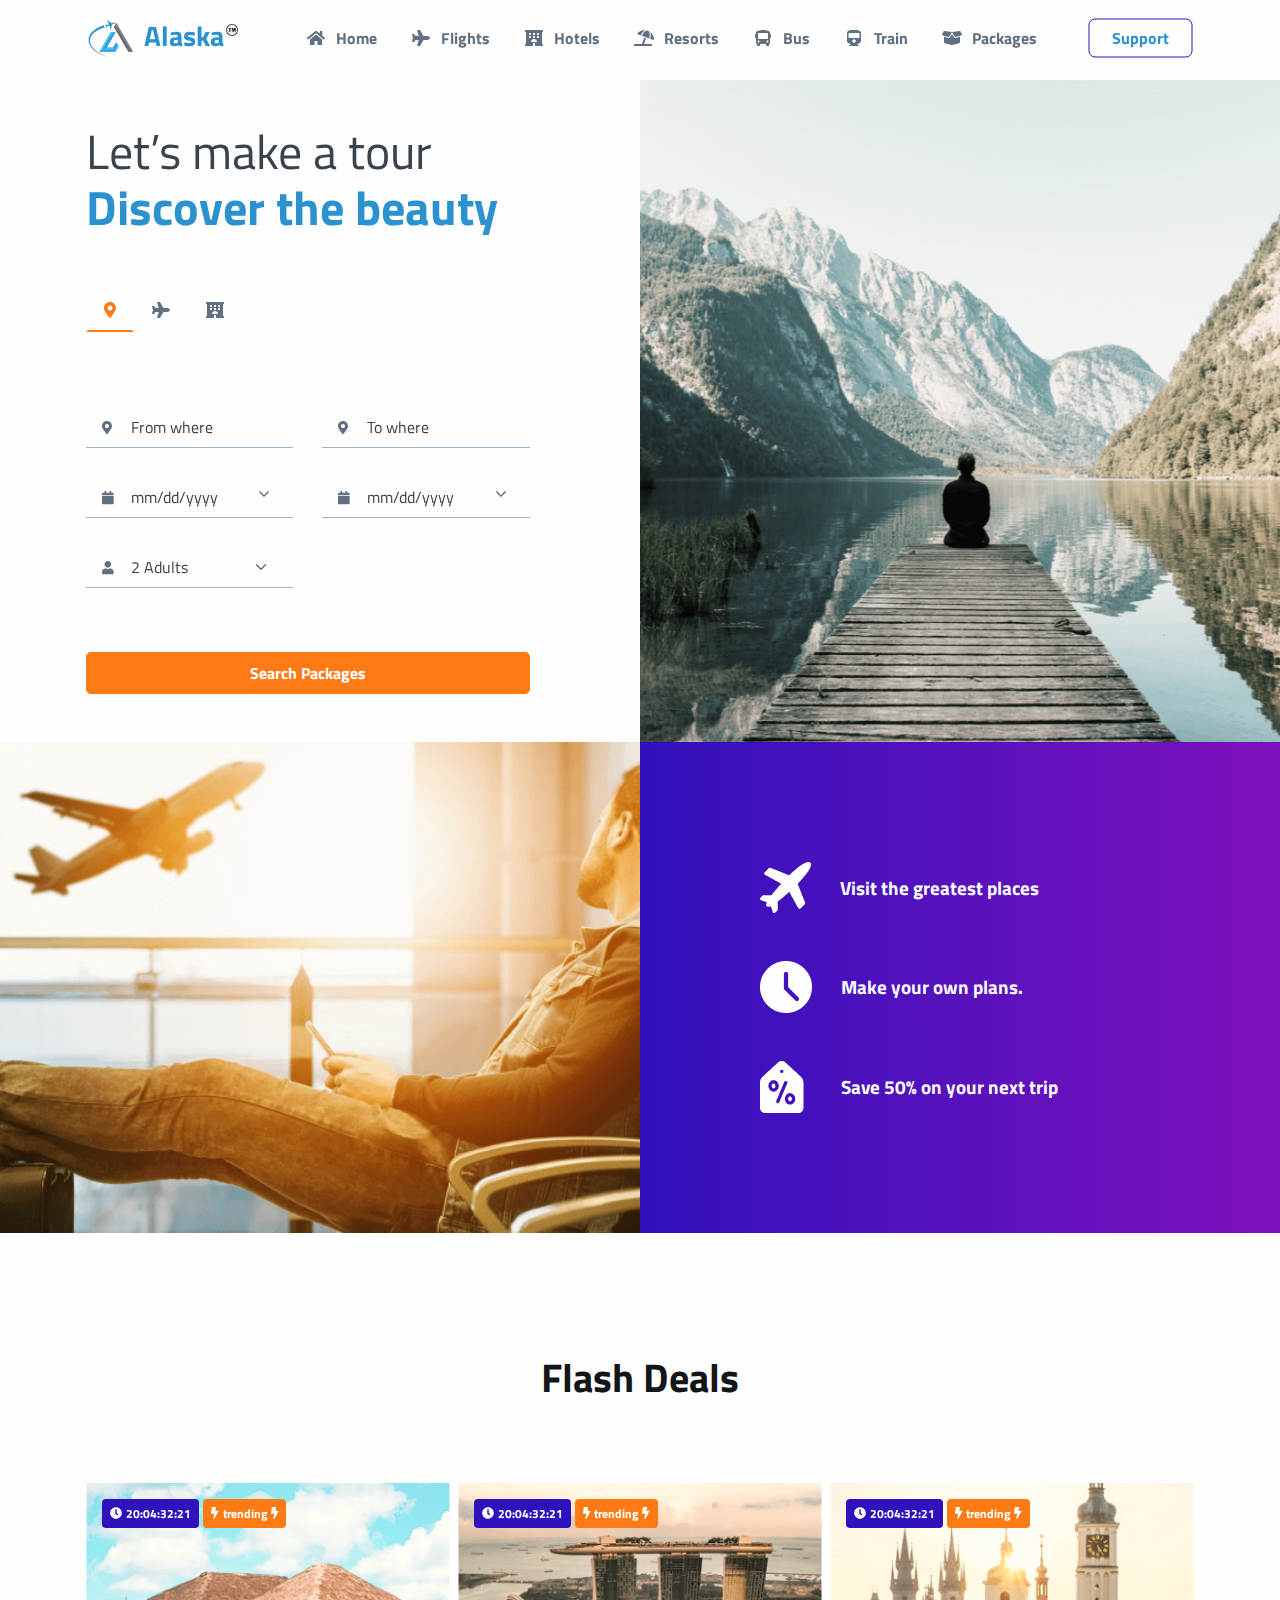
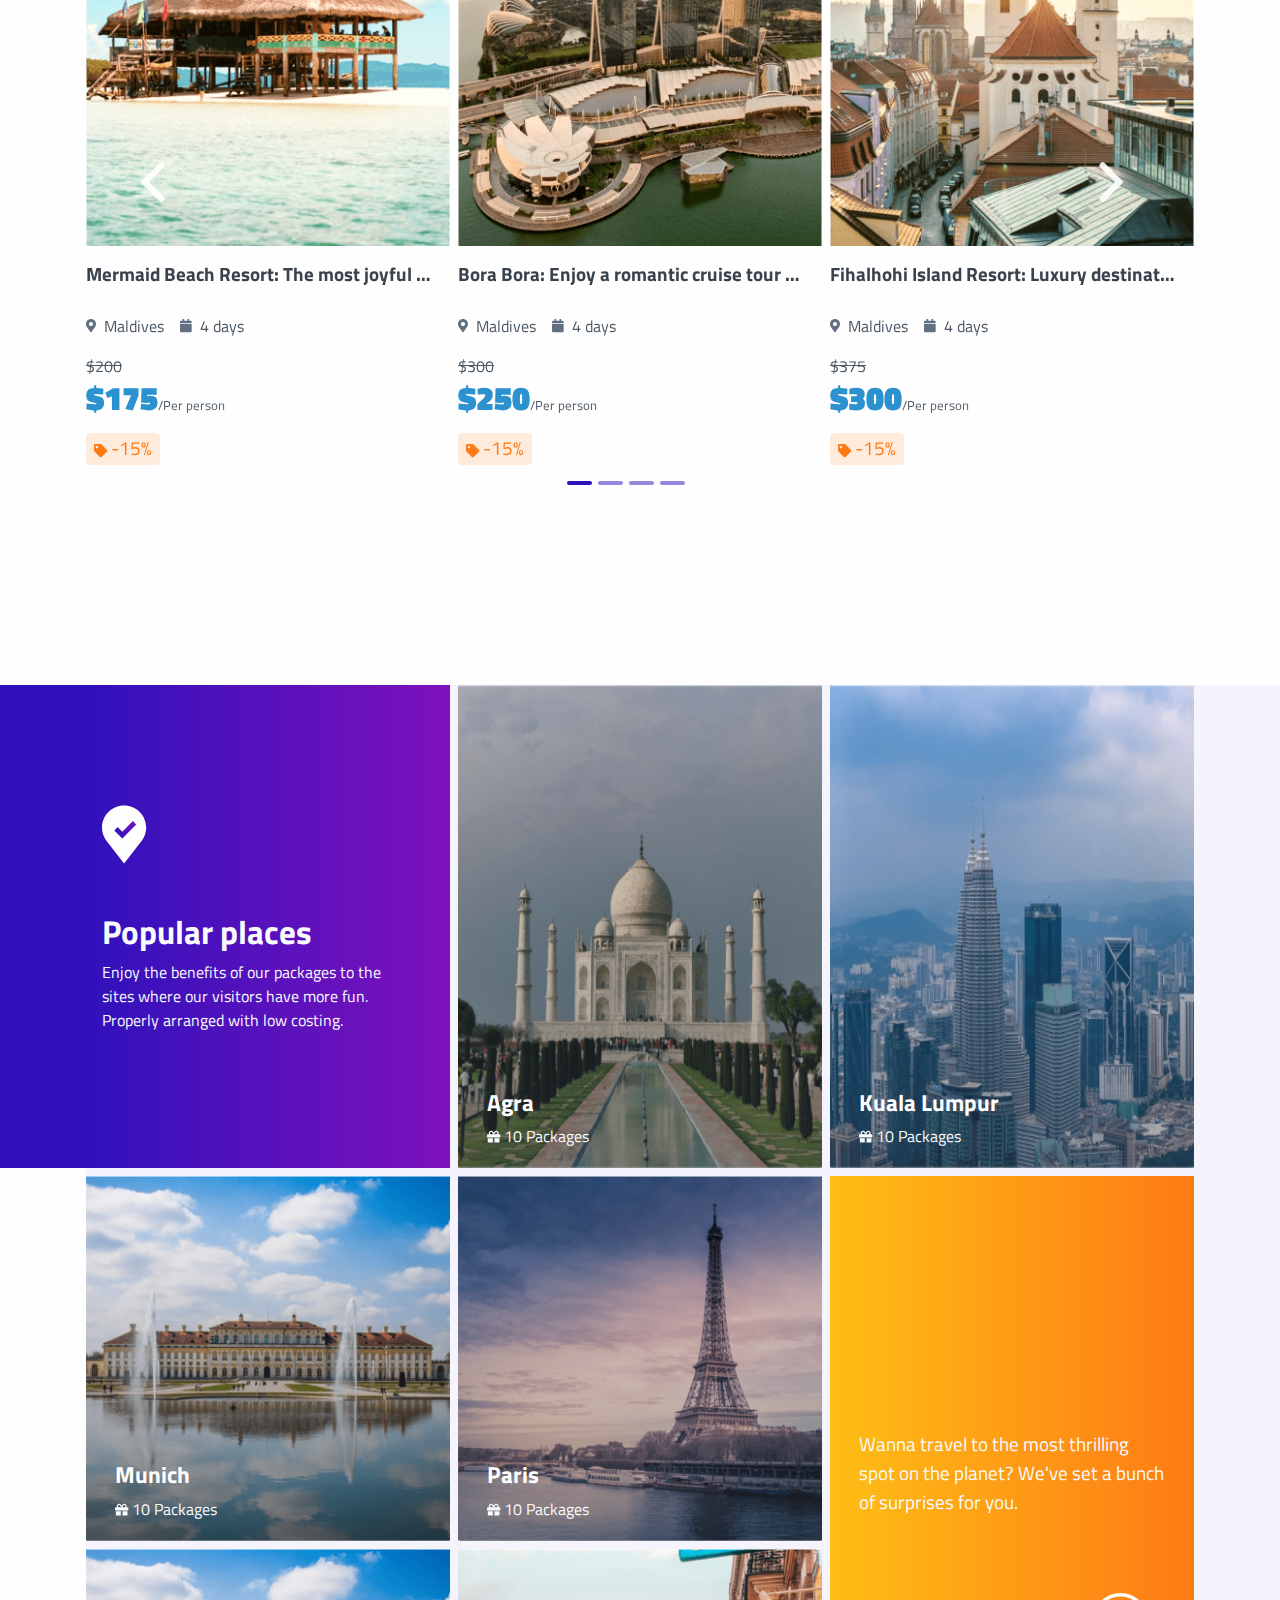
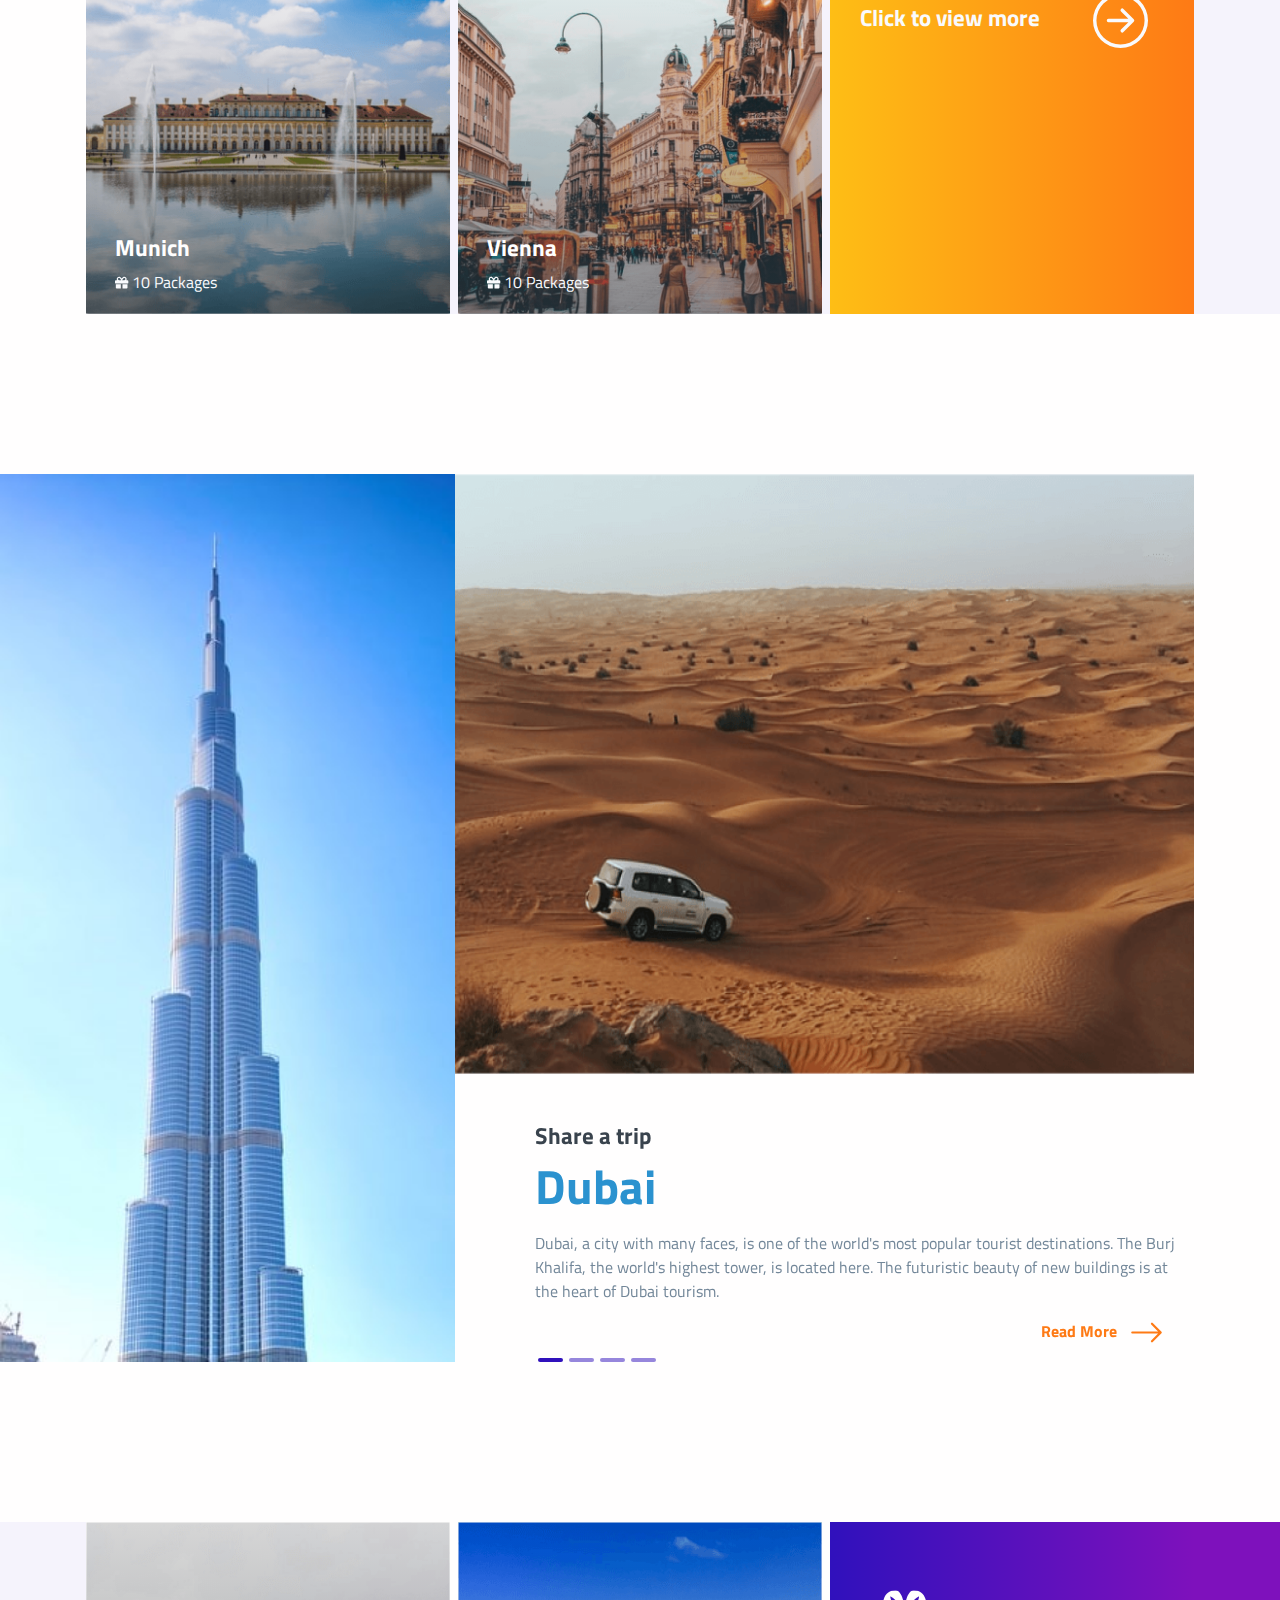
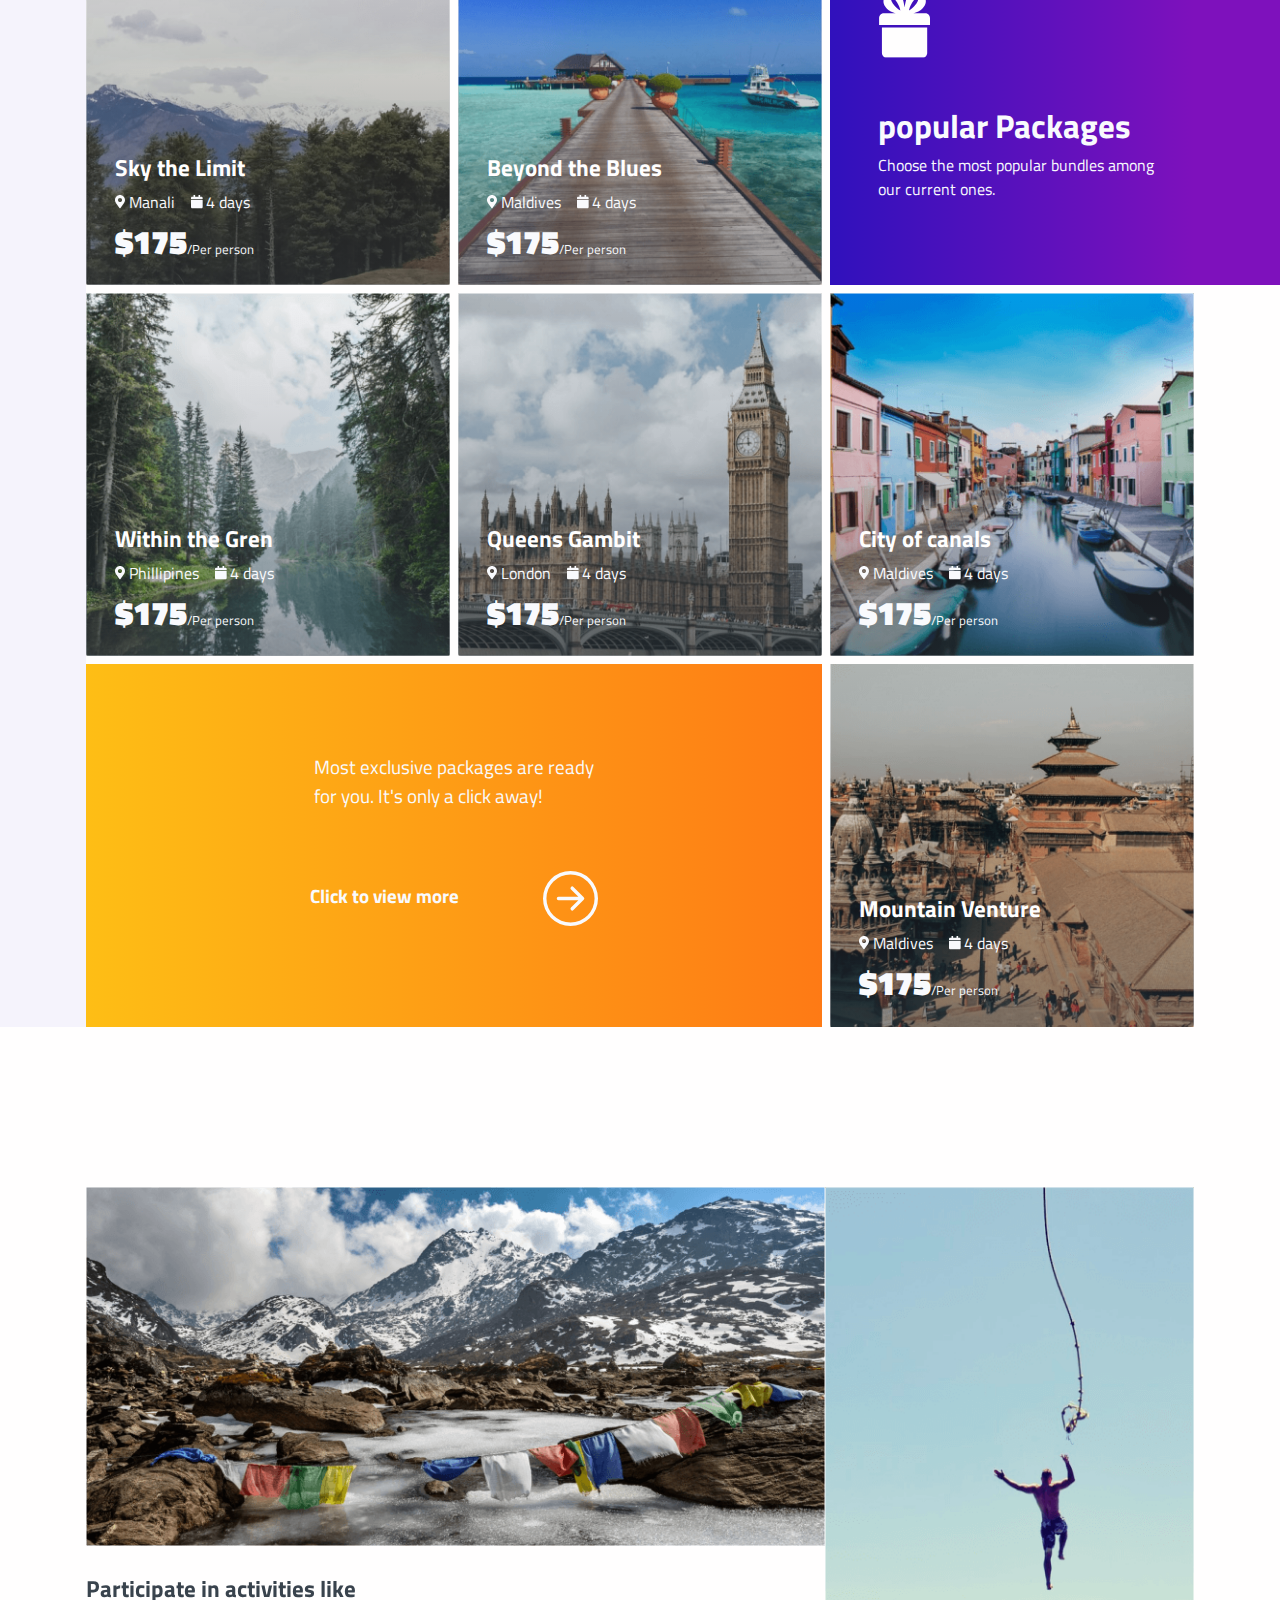
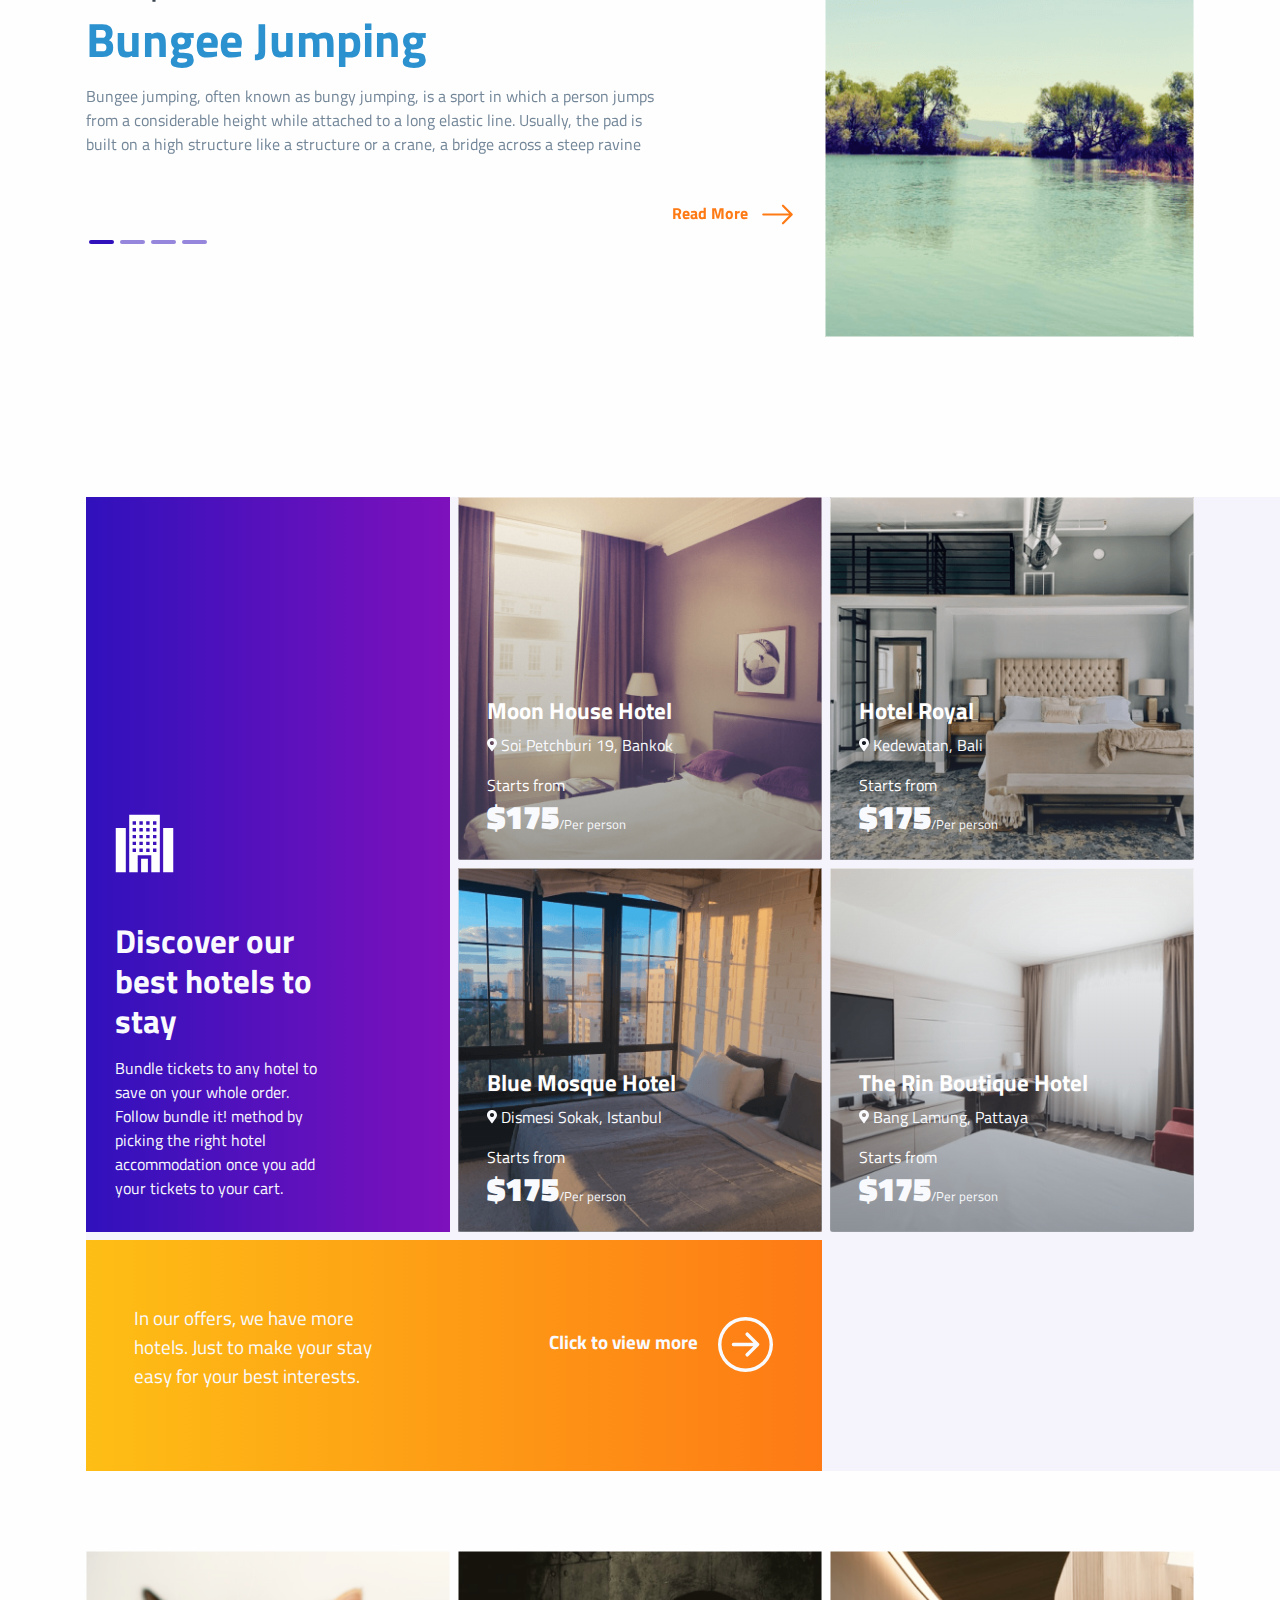
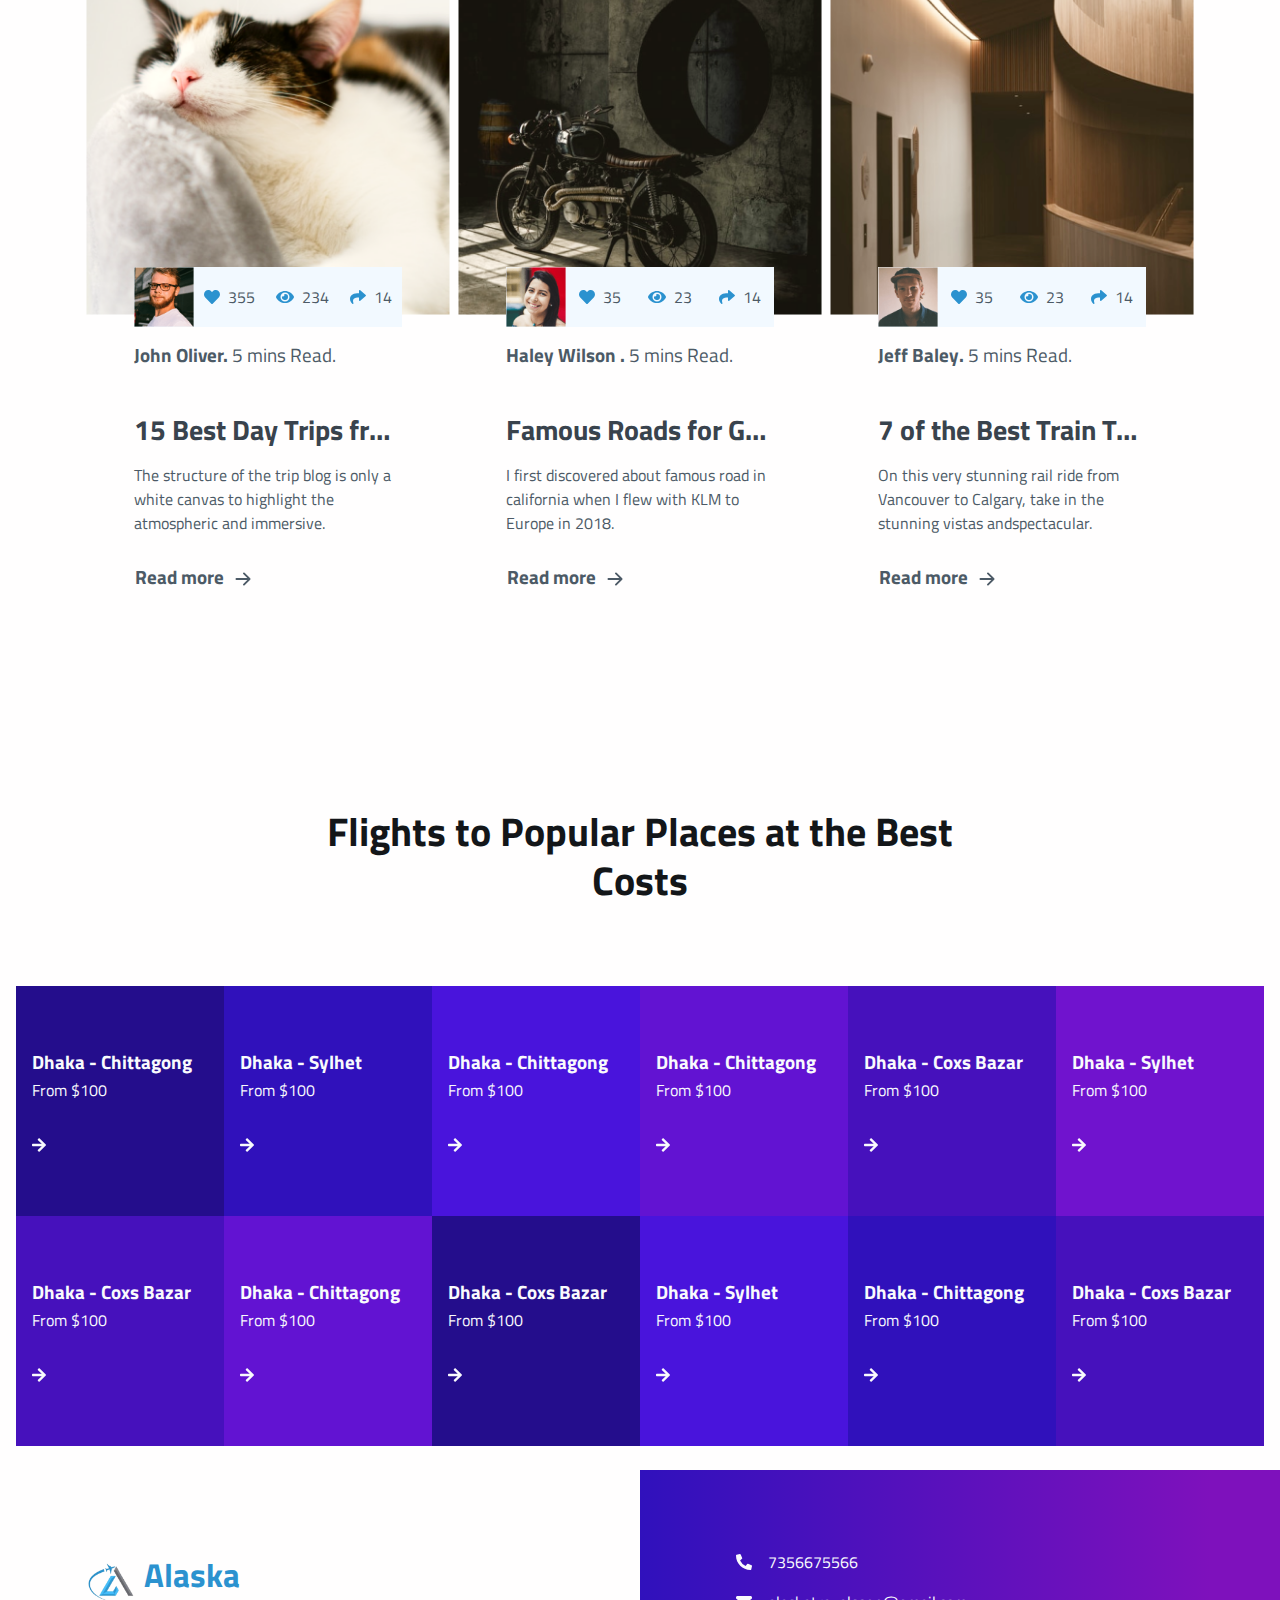
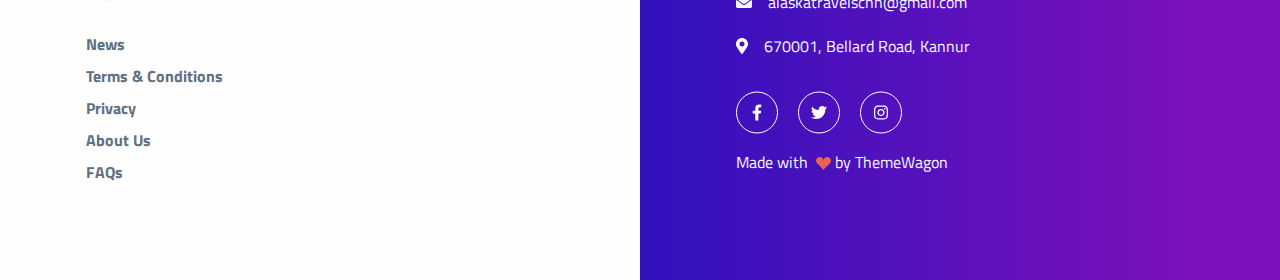
<file: index.html>
<!DOCTYPE html>
<html lang="en-US" dir="ltr">

  <head>
    <meta charset="utf-8">
    <meta http-equiv="X-UA-Compatible" content="IE=edge">
    <meta name="viewport" content="width=device-width, initial-scale=1">


    <!-- ===============================================-->
    <!--    Document Title-->
    <!-- ===============================================-->
    <title>Alaska</title>


    <!-- ===============================================-->
    <!--    Favicons-->
    <!-- ===============================================-->
    <link rel="apple-touch-icon" sizes="180x180" href="assets/img/favicons/apple-touch-icon.png">
    <link rel="icon" type="image/png" sizes="32x32" href="assets/img/gallery/logo.png">
    <link rel="icon" type="image/png" sizes="16x16" href="assets/img/gallery/logo.png">
    <link rel="shortcut icon" type="image/x-icon" href="assets/img/gallery/logo.png">
    <link rel="manifest" href="assets/img/favicons/manifest.json">
    <meta name="msapplication-TileImage" content="assets/img/favicons/mstile-150x150.png">
    <meta name="theme-color" content="#ffffff">


    <!-- ===============================================-->
    <!--    Stylesheets-->
    <!-- ===============================================-->
    <link href="assets/css/theme.css" rel="stylesheet" />

  </head>


  <body>

    <!-- ===============================================-->
    <!--    Main Content-->
    <!-- ===============================================-->
    <main class="main" id="top">
      <nav class="navbar navbar-expand-lg navbar-light fixed-top py-3 d-block" data-navbar-on-scroll="data-navbar-on-scroll">
        <div class="container"><a class="navbar-brand" href="index.html"><img class="d-inline-block" src="assets/img/gallery/logo.png" width="50" alt="logo" /><span class="fw-bold text-primary ms-2">Alaska<img src="assets/img/gallery/tm.png" alt="TM" style="width:12px; height:auto; vertical-align:super; margin-left:2px;" />
</span></a>
          <button class="navbar-toggler collapsed" type="button" data-bs-toggle="collapse" data-bs-target="#navbarSupportedContent" aria-controls="navbarSupportedContent" aria-expanded="false" aria-label="Toggle navigation"><span class="navbar-toggler-icon"></span></button>
          <div class="collapse navbar-collapse border-top border-lg-0 mt-4 mt-lg-0" id="navbarSupportedContent">
            <ul class="navbar-nav mx-auto pt-2 pt-lg-0 font-base">
<li class="nav-item px-2">
  <a class="nav-link fw-medium active" aria-current="page" href="index.html">
    <span class="nav-link-icon text-800 me-1 fas fa-home"></span>
    <span class="nav-link-text">Home</span>
  </a>
</li>

<li class="nav-item px-2">
  <a class="nav-link" href="flight.html">
    <span class="nav-link-icon text-800 me-1 fas fa-plane"></span>
    <span class="nav-link-text">Flights</span>
  </a>
</li>

<li class="nav-item px-2">
  <a class="nav-link" href="hotel.html">
    <span class="nav-link-icon text-800 me-1 fas fa-hotel"></span>
    <span class="nav-link-text">Hotels</span>
  </a>
</li>

<li class="nav-item px-2">
  <a class="nav-link" href="resort.html">
    <span class="nav-link-icon text-800 me-1 fas fa-umbrella-beach"></span>
    <span class="nav-link-text">Resorts</span>
  </a>
</li>

<li class="nav-item px-2">
  <a class="nav-link" href="bus.html">
    <span class="nav-link-icon text-800 me-1 fas fa-bus"></span>
    <span class="nav-link-text">Bus</span>
  </a>
</li>

<li class="nav-item px-2">
  <a class="nav-link" href="train.html">
    <span class="nav-link-icon text-800 me-1 fas fa-train"></span>
    <span class="nav-link-text">Train</span>
  </a>
</li>

<li class="nav-item px-2">
  <a class="nav-link" href="packages.html">
    <span class="nav-link-icon text-800 me-1 fas fa-box-open"></span>
    <span class="nav-link-text">Packages</span>
  </a>
</li>
 
            </ul>
            <form>
              <!-- <button class="btn text-800 order-1 order-lg-0 me-2" type="button">Support</button> -->
              <button class="btn btn-voyage-outline order-0" type="submit"><span class="text-primary">Support</span></button>
            </form>
          </div>
        </div>
      </nav>

      <section class="mt-7 py-0">
        <div class="bg-holder w-50 bg-right d-none d-lg-block" style="background-image:url(assets/img/gallery/hero-section-1.png);">
        </div>
        <!--/.bg-holder-->

        <div class="container">
          <div class="row">
            <div class="col-lg-6 py-5 py-xl-5 py-xxl-7">
              <h1 class="display-3 text-1000 fw-normal">Let’s make a tour</h1>
              <h1 class="display-3 text-primary fw-bold">Discover the beauty</h1>
              <div class="pt-5">
                <nav>
                  <div class="nav nav-tabs voyage-tabs" id="nav-tab" role="tablist">
                    <button class="nav-link active" id="nav-home-tab" data-bs-toggle="tab" data-bs-target="#nav-home" type="button" role="tab" aria-controls="nav-home" aria-selected="true"><i class="fas fa-map-marker-alt"></i></button>
                    <button class="nav-link" id="nav-profile-tab" data-bs-toggle="tab" data-bs-target="#nav-profile" type="button" role="tab" aria-controls="nav-profile" aria-selected="false"> <i class="fas fa-plane"></i></button>
                    <button class="nav-link" id="nav-contact-tab" data-bs-toggle="tab" data-bs-target="#nav-contact" type="button" role="tab" aria-controls="nav-contact" aria-selected="false"> <i class="fas fa-hotel"></i></button>
                  </div>
                  <div class="tab-content" id="nav-tabContent">
                    <div class="tab-pane fade show active" id="nav-home" role="tabpanel" aria-labelledby="nav-home-tab">
                      <form class="row g-4 mt-5">
                        <div class="col-sm-6 col-md-6 col-xl-5">
                          <div class="input-group-icon">
                            <label class="form-label visually-hidden" for="inputAddress1">Address 1</label>
                            <input class="form-control input-box form-voyage-control" id="inputAddress1" type="text" placeholder="From where" /><span class="nav-link-icon text-800 fs--1 input-box-icon"><i class="fas fa-map-marker-alt"></i></span>
                          </div>
                        </div>
                        <div class="col-sm-6 col-md-6 col-xl-5">
                          <div class="input-group-icon">
                            <label class="form-label visually-hidden" for="inputAddress2">Address 2</label>
                            <input class="form-control input-box form-voyage-control" id="inputAddress2" type="text" placeholder="To where" /><span class="nav-link-icon text-800 fs--1 input-box-icon"><i class="fas fa-map-marker-alt"> </i></span>
                          </div>
                        </div>
                        <div class="col-sm-6 col-md-6 col-xl-5">
                          <div class="input-group-icon">
                            <input class="form-control input-box form-voyage-control" id="inputdateOne" type="date" /><span class="nav-link-icon text-800 fs--1 input-box-icon"><i class="fas fa-calendar"></i></span>
                          </div>
                        </div>
                        <div class="col-sm-6 col-md-6 col-xl-5">
                          <div class="input-group-icon">
                            <input class="form-control input-box form-voyage-control" id="inputDateTwo" type="date" /><span class="nav-link-icon text-800 fs--1 input-box-icon"><i class="fas fa-calendar"></i></span>
                          </div>
                        </div>
                        <div class="col-sm-6 col-md-6 col-xl-5">
                          <div class="input-group-icon">
                            <label class="form-label visually-hidden" for="inputPersonOne">Person</label>
                            <select class="form-select form-voyage-select input-box" id="inputPersonOne">
                              <option selected="selected">2 Adults</option>
                              <option>2 Adults 1 children</option>
                              <option>2 Adults 2 children</option>
                            </select><span class="nav-link-icon text-800 fs--1 input-box-icon"><i class="fas fa-user"> </i></span>
                          </div>
                        </div>
                        <div class="col-12 col-xl-10 col-lg-12 d-grid mt-6">
                          <button class="btn btn-secondary" type="submit">Search Packages</button>
                        </div>
                      </form>
                    </div>
                    <div class="tab-pane fade" id="nav-profile" role="tabpanel" aria-labelledby="nav-profile-tab">
                      <form class="row g-4 mt-5">
                        <div class="col-6">
                          <div class="input-group-icon">
                            <label class="form-label visually-hidden" for="inputAddressThree">Address 1</label>
                            <input class="form-control input-box form-voyage-control" id="inputAddressThree" type="text" placeholder="From where" /><span class="nav-link-icon text-800 fs--1 input-box-icon"><i class="fas fa-map-marker-alt"></i></span>
                          </div>
                        </div>
                        <div class="col-6">
                          <div class="input-group-icon">
                            <label class="form-label visually-hidden" for="inputAddressFour">Address 2</label>
                            <input class="form-control input-box form-voyage-control" id="inputAddressFour" type="text" placeholder="To where" /><span class="nav-link-icon text-800 fs--1 input-box-icon"><i class="fas fa-map-marker-alt"> </i></span>
                          </div>
                        </div>
                        <div class="col-6">
                          <div class="input-group-icon">
                            <input class="form-control input-box form-voyage-control" id="inputDateThree" type="date" /><span class="nav-link-icon text-800 fs--1 input-box-icon"><i class="fas fa-calendar"></i></span>
                          </div>
                        </div>
                        <div class="col-6">
                          <div class="input-group-icon">
                            <input class="form-control input-box form-voyage-control" id="inputDateFour" type="date" /><span class="nav-link-icon text-800 fs--1 input-box-icon"><i class="fas fa-calendar"></i></span>
                          </div>
                        </div>
                        <div class="col-6">
                          <div class="input-group-icon">
                            <label class="form-label visually-hidden" for="inputPeopleTwo">People</label>
                            <select class="form-select form-voyage-select input-box" id="inputPeopleTwo">
                              <option selected="selected">2 Adults</option>
                              <option>2 Adults 1 children</option>
                              <option>2 Adults 2 children</option>
                            </select><span class="nav-link-icon text-800 fs--1 input-box-icon"><i class="fas fa-user"> </i></span>
                          </div>
                        </div>
                        <div class="col-12 d-grid mt-6">
                          <button class="btn btn-secondary" type="submit">Search Packages</button>
                        </div>
                      </form>
                    </div>
                    <div class="tab-pane fade" id="nav-contact" role="tabpanel" aria-labelledby="nav-contact-tab">
                      <form class="row g-4 mt-5">
                        <div class="col-6">
                          <div class="input-group-icon">
                            <input class="form-control input-box form-voyage-control" id="inputDateFive" type="date" /><span class="nav-link-icon text-800 fs--1 input-box-icon"><i class="fas fa-calendar"></i></span>
                          </div>
                        </div>
                        <div class="col-6">
                          <div class="input-group-icon">
                            <input class="form-control input-box form-voyage-control" id="inputDateSix" type="date" /><span class="nav-link-icon text-800 fs--1 input-box-icon"><i class="fas fa-calendar"></i></span>
                          </div>
                        </div>
                        <div class="col-6">
                          <div class="input-group-icon">
                            <label class="form-label visually-hidden" for="inputPeopleThree">Person</label>
                            <select class="form-select form-voyage-select input-box" id="inputPeopleThree">
                              <option selected="selected">2 Adults</option>
                              <option>2 Adults 1 children</option>
                              <option>2 Adults 2 children</option>
                            </select><span class="nav-link-icon text-800 fs--1 input-box-icon"><i class="fas fa-user"> </i></span>
                          </div>
                        </div>
                        <div class="col-12 d-grid mt-6">
                          <button class="btn btn-secondary" type="submit">Search Packages</button>
                        </div>
                      </form>
                    </div>
                  </div>
                </nav>
              </div>
            </div>
          </div>
        </div>
      </section>


      <!-- ============================================-->
      <!-- <section> begin ============================-->
      <section class="py-0 overflow-hidden">

        <div class="container-fluid">
          <div class="row">
            <div class="col-lg-6 px-0"><img class="img-fluid order-md-0 mb-4 h-100 fit-cover" src="assets/img/gallery/hero-section-2.png" alt="..." /></div>
            <div class="col-lg-6 px-0 bg-primary-gradient bg-offcanvas-right">
              <div class="mx-6 mx-xl-8 my-8">
                <div class="align-items-center d-block d-flex mb-5"><img class="img-fluid me-3 me-md-2 me-lg-4" src="assets/img/icons/locations.png" alt="..." />
                  <div class="flex-1 align-items-center pt-2">
                    <h5 class="fw-bold text-light">Visit the greatest places</h5>
                  </div>
                </div>
                <div class="align-items-center d-block d-flex mb-5"><img class="img-fluid me-3 me-md-2 me-lg-4" src="assets/img/icons/schedule.png" alt="..." />
                  <div class="flex-1 align-items-center pt-2">
                    <h5 class="fw-bold text-light">Make your own plans.</h5>
                  </div>
                </div>
                <div class="align-items-center d-block d-flex mb-5"><img class="img-fluid me-3 me-md-2 me-lg-4" src="assets/img/icons/save.png" alt="..." />
                  <div class="flex-1 align-items-center pt-2">
                    <h5 class="fw-bold text-light">Save 50% on your next trip</h5>
                  </div>
                </div>
              </div>
            </div>
          </div>
        </div>
        <!-- end of .container-->

      </section>
      <!-- <section> close ============================-->
      <!-- ============================================-->


      <section id="testimonial">
        <div class="container">
          <div class="row h-100">
            <div class="col-lg-7 mx-auto text-center mb-6">
              <h5 class="fw-bold fs-3 fs-lg-5 lh-sm mb-3">Flash Deals</h5>
            </div>
            <div class="col-12">
              <div class="carousel slide" id="carouselTestimonials" data-bs-ride="carousel">
                <div class="carousel-inner">
                  <div class="carousel-item active" data-bs-interval="10000">
                    <div class="row h-100 align-items-center g-2">
                      <div class="col-md-4 mb-3 mb-md-0 h-100">
                        <div class="card card-span h-100 text-white"><img class="img-fluid h-100" src="assets/img/gallery/maldives.png" alt="..." />
                          <div class="card-img-overlay ps-0"><span class="badge bg-primary ms-3 me-1 p-2"><i class="fas fa-clock me-1"></i><span>20:04:32:21</span></span><span class="badge bg-secondary p-2"><i class="fas fa-bolt me-1"></i><span>trending</span><i class="fas fa-bolt ms-1"> </i></span></div>
                          <div class="card-body ps-0">
                            <h5 class="fw-bold text-1000 mb-4 text-truncate">Mermaid Beach Resort: The most joyful way to spend your holiday</h5>
                            <div class="d-flex align-items-center justify-content-start"><span class="text-800 fs--1 me-2"><i class="fas fa-map-marker-alt"></i></span><span class="text-900 me-3">Maldives</span><span class="text-800 fs--1 me-2"><i class="fas fa-calendar"></i></span><span class="text-900">4 days</span></div>
                            <p class="text-decoration-line-through text-900 mt-3 mb-0">$200</p>
                            <h1 class="mb-3 text-primary fw-bolder fs-4"><span>$175</span><span class="text-900 fs--1 fw-normal">/Per person</span></h1><span class="badge bg-soft-secondary p-2"><i class="fas fa-tag text-secondary fs--1 me-1"></i><span class="text-secondary fw-normal fs-1">-15%</span></span>
                          </div>
                        </div>
                      </div>
                      <div class="col-md-4 mb-3 mb-md-0 h-100">
                        <div class="card card-span h-100 text-white"><img class="img-fluid h-100" src="assets/img/gallery/cinnamon.png" alt="..." />
                          <div class="card-img-overlay ps-0"><span class="badge bg-primary ms-3 me-1 p-2"><i class="fas fa-clock me-1"></i><span>20:04:32:21</span></span><span class="badge bg-secondary p-2"><i class="fas fa-bolt me-1"></i><span>trending</span><i class="fas fa-bolt ms-1"> </i></span></div>
                          <div class="card-body ps-0">
                            <h5 class="fw-bold text-1000 mb-4 text-truncate">Bora Bora: Enjoy a romantic cruise tour of at the sunny side of life</h5>
                            <div class="d-flex align-items-center justify-content-start"><span class="text-800 fs--1 me-2"><i class="fas fa-map-marker-alt"></i></span><span class="text-900 me-3">Maldives</span><span class="text-800 fs--1 me-2"><i class="fas fa-calendar"></i></span><span class="text-900">4 days</span></div>
                            <p class="text-decoration-line-through text-900 mt-3 mb-0">$300</p>
                            <h1 class="mb-3 text-primary fw-bolder fs-4"><span>$250</span><span class="text-900 fs--1 fw-normal">/Per person</span></h1><span class="badge bg-soft-secondary p-2"><i class="fas fa-tag text-secondary fs--1 me-1"></i><span class="text-secondary fw-normal fs-1">-15%</span></span>
                          </div>
                        </div>
                      </div>
                      <div class="col-md-4 mb-3 mb-md-0 h-100">
                        <div class="card card-span h-100 text-white"><img class="img-fluid h-100" src="assets/img/gallery/dhigu.png" alt="..." />
                          <div class="card-img-overlay ps-0"><span class="badge bg-primary ms-3 me-1 p-2"><i class="fas fa-clock me-1"></i><span>20:04:32:21</span></span><span class="badge bg-secondary p-2"><i class="fas fa-bolt me-1"></i><span>trending</span><i class="fas fa-bolt ms-1"> </i></span></div>
                          <div class="card-body ps-0">
                            <h5 class="fw-bold text-1000 mb-4 text-truncate">Fihalhohi Island Resort: Luxury destination without compromise</h5>
                            <div class="d-flex align-items-center justify-content-start"><span class="text-800 fs--1 me-2"><i class="fas fa-map-marker-alt"></i></span><span class="text-900 me-3">Maldives</span><span class="text-800 fs--1 me-2"><i class="fas fa-calendar"></i></span><span class="text-900">4 days</span></div>
                            <p class="text-decoration-line-through text-900 mt-3 mb-0">$375</p>
                            <h1 class="mb-3 text-primary fw-bolder fs-4"><span>$300</span><span class="text-900 fs--1 fw-normal">/Per person</span></h1><span class="badge bg-soft-secondary p-2"><i class="fas fa-tag text-secondary fs--1 me-1"></i><span class="text-secondary fw-normal fs-1">-15%</span></span>
                          </div>
                        </div>
                      </div>
                    </div>
                  </div>
                  <div class="carousel-item" data-bs-interval="5000">
                    <div class="row h-100 align-items-center g-2">
                      <div class="col-md-4 mb-3 mb-md-0 h-100">
                        <div class="card card-span h-100 text-white"><img class="img-fluid h-100" src="assets/img/gallery/maldives.png" alt="..." />
                          <div class="card-img-overlay ps-0"><span class="badge bg-primary ms-3 me-1 p-2"><i class="fas fa-clock me-1"></i><span>20:04:32:21</span></span><span class="badge bg-secondary p-2"><i class="fas fa-bolt me-1"></i><span>trending</span><i class="fas fa-bolt ms-1"> </i></span></div>
                          <div class="card-body ps-0">
                            <h5 class="fw-bold text-1000 mb-4 text-truncate">Mermaid Beach Resort: The most joyful way to spend your holiday</h5>
                            <div class="d-flex align-items-center justify-content-start"><span class="text-800 fs--1 me-2"><i class="fas fa-map-marker-alt"></i></span><span class="text-900 me-3">Maldives</span><span class="text-800 fs--1 me-2"><i class="fas fa-calendar"></i></span><span class="text-900">4 days</span></div>
                            <p class="text-decoration-line-through text-900 mt-3 mb-0">$200</p>
                            <h1 class="mb-3 text-primary fw-bolder fs-4"><span>$175</span><span class="text-900 fs--1 fw-normal">/Per person</span></h1><span class="badge bg-soft-secondary p-2"><i class="fas fa-tag text-secondary fs--1 me-1"></i><span class="text-secondary fw-normal fs-1">-15%</span></span>
                          </div>
                        </div>
                      </div>
                      <div class="col-md-4 mb-3 mb-md-0 h-100">
                        <div class="card card-span h-100 text-white"><img class="img-fluid h-100" src="assets/img/gallery/cinnamon.png" alt="..." />
                          <div class="card-img-overlay ps-0"><span class="badge bg-primary ms-3 me-1 p-2"><i class="fas fa-clock me-1"></i><span>20:04:32:21</span></span><span class="badge bg-secondary p-2"><i class="fas fa-bolt me-1"></i><span>trending</span><i class="fas fa-bolt ms-1"> </i></span></div>
                          <div class="card-body ps-0">
                            <h5 class="fw-bold text-1000 mb-4 text-truncate">Bora Bora: Enjoy a romantic cruise tour of at the sunny side of life</h5>
                            <div class="d-flex align-items-center justify-content-start"><span class="text-800 fs--1 me-2"><i class="fas fa-map-marker-alt"></i></span><span class="text-900 me-3">Maldives</span><span class="text-800 fs--1 me-2"><i class="fas fa-calendar"></i></span><span class="text-900">4 days</span></div>
                            <p class="text-decoration-line-through text-900 mt-3 mb-0">$300</p>
                            <h1 class="mb-3 text-primary fw-bolder fs-4"><span>$250</span><span class="text-900 fs--1 fw-normal">/Per person</span></h1><span class="badge bg-soft-secondary p-2"><i class="fas fa-tag text-secondary fs--1 me-1"></i><span class="text-secondary fw-normal fs-1">-15%</span></span>
                          </div>
                        </div>
                      </div>
                      <div class="col-md-4 mb-3 mb-md-0 h-100">
                        <div class="card card-span h-100 text-white"><img class="img-fluid h-100" src="assets/img/gallery/dhigu.png" alt="..." />
                          <div class="card-img-overlay ps-0"><span class="badge bg-primary ms-3 me-1 p-2"><i class="fas fa-clock me-1"></i><span>20:04:32:21</span></span><span class="badge bg-secondary p-2"><i class="fas fa-bolt me-1"></i><span>trending</span><i class="fas fa-bolt ms-1"> </i></span></div>
                          <div class="card-body ps-0">
                            <h5 class="fw-bold text-1000 mb-4 text-truncate">Fihalhohi Island Resort: Luxury destination without compromise</h5>
                            <div class="d-flex align-items-center justify-content-start"><span class="text-800 fs--1 me-2"><i class="fas fa-map-marker-alt"></i></span><span class="text-900 me-3">Maldives</span><span class="text-800 fs--1 me-2"><i class="fas fa-calendar"></i></span><span class="text-900">4 days</span></div>
                            <p class="text-decoration-line-through text-900 mt-3 mb-0">$375</p>
                            <h1 class="mb-3 text-primary fw-bolder fs-4"><span>$300</span><span class="text-900 fs--1 fw-normal">/Per person</span></h1><span class="badge bg-soft-secondary p-2"><i class="fas fa-tag text-secondary fs--1 me-1"></i><span class="text-secondary fw-normal fs-1">-15%</span></span>
                          </div>
                        </div>
                      </div>
                    </div>
                  </div>
                  <div class="carousel-item" data-bs-interval="3000">
                    <div class="row h-100 align-items-center g-2">
                      <div class="col-md-4 mb-3 mb-md-0 h-100">
                        <div class="card card-span h-100 text-white"><img class="img-fluid h-100" src="assets/img/gallery/maldives.png" alt="..." />
                          <div class="card-img-overlay ps-0"><span class="badge bg-primary ms-3 me-1 p-2"><i class="fas fa-clock me-1"></i><span>20:04:32:21</span></span><span class="badge bg-secondary p-2"><i class="fas fa-bolt me-1"></i><span>trending</span><i class="fas fa-bolt ms-1"> </i></span></div>
                          <div class="card-body ps-0">
                            <h5 class="fw-bold text-1000 mb-4 text-truncate">Mermaid Beach Resort: The most joyful way to spend your holiday</h5>
                            <div class="d-flex align-items-center justify-content-start"><span class="text-800 fs--1 me-2"><i class="fas fa-map-marker-alt"></i></span><span class="text-900 me-3">Maldives</span><span class="text-800 fs--1 me-2"><i class="fas fa-calendar"></i></span><span class="text-900">4 days</span></div>
                            <p class="text-decoration-line-through text-900 mt-3 mb-0">$200</p>
                            <h1 class="mb-3 text-primary fw-bolder fs-4"><span>$175</span><span class="text-900 fs--1 fw-normal">/Per person</span></h1><span class="badge bg-soft-secondary p-2"><i class="fas fa-tag text-secondary fs--1 me-1"></i><span class="text-secondary fw-normal fs-1">-15%</span></span>
                          </div>
                        </div>
                      </div>
                      <div class="col-md-4 mb-3 mb-md-0 h-100">
                        <div class="card card-span h-100 text-white"><img class="img-fluid h-100" src="assets/img/gallery/cinnamon.png" alt="..." />
                          <div class="card-img-overlay ps-0"><span class="badge bg-primary ms-3 me-1 p-2"><i class="fas fa-clock me-1"></i><span>20:04:32:21</span></span><span class="badge bg-secondary p-2"><i class="fas fa-bolt me-1"></i><span>trending</span><i class="fas fa-bolt ms-1"> </i></span></div>
                          <div class="card-body ps-0">
                            <h5 class="fw-bold text-1000 mb-4 text-truncate">Bora Bora: Enjoy a romantic cruise tour of at the sunny side of life</h5>
                            <div class="d-flex align-items-center justify-content-start"><span class="text-800 fs--1 me-2"><i class="fas fa-map-marker-alt"></i></span><span class="text-900 me-3">Maldives</span><span class="text-800 fs--1 me-2"><i class="fas fa-calendar"></i></span><span class="text-900">4 days</span></div>
                            <p class="text-decoration-line-through text-900 mt-3 mb-0">$300</p>
                            <h1 class="mb-3 text-primary fw-bolder fs-4"><span>$250</span><span class="text-900 fs--1 fw-normal">/Per person</span></h1><span class="badge bg-soft-secondary p-2"><i class="fas fa-tag text-secondary fs--1 me-1"></i><span class="text-secondary fw-normal fs-1">-15%</span></span>
                          </div>
                        </div>
                      </div>
                      <div class="col-md-4 mb-3 mb-md-0 h-100">
                        <div class="card card-span h-100 text-white"><img class="img-fluid h-100" src="assets/img/gallery/dhigu.png" alt="..." />
                          <div class="card-img-overlay ps-0"><span class="badge bg-primary ms-3 me-1 p-2"><i class="fas fa-clock me-1"></i><span>20:04:32:21</span></span><span class="badge bg-secondary p-2"><i class="fas fa-bolt me-1"></i><span>trending</span><i class="fas fa-bolt ms-1"> </i></span></div>
                          <div class="card-body ps-0">
                            <h5 class="fw-bold text-1000 mb-4 text-truncate">Fihalhohi Island Resort: Luxury destination without compromise</h5>
                            <div class="d-flex align-items-center justify-content-start"><span class="text-800 fs--1 me-2"><i class="fas fa-map-marker-alt"></i></span><span class="text-900 me-3">Maldives</span><span class="text-800 fs--1 me-2"><i class="fas fa-calendar"></i></span><span class="text-900">4 days</span></div>
                            <p class="text-decoration-line-through text-900 mt-3 mb-0">$375</p>
                            <h1 class="mb-3 text-primary fw-bolder fs-4"><span>$300</span><span class="text-900 fs--1 fw-normal">/Per person</span></h1><span class="badge bg-soft-secondary p-2"><i class="fas fa-tag text-secondary fs--1 me-1"></i><span class="text-secondary fw-normal fs-1">-15%</span></span>
                          </div>
                        </div>
                      </div>
                    </div>
                  </div>
                  <div class="carousel-item">
                    <div class="row h-100 align-items-center g-2">
                      <div class="col-md-4 mb-3 mb-md-0 h-100">
                        <div class="card card-span h-100 text-white"><img class="img-fluid h-100" src="assets/img/gallery/maldives.png" alt="..." />
                          <div class="card-img-overlay ps-0"><span class="badge bg-primary ms-3 me-1 p-2"><i class="fas fa-clock me-1"></i><span>20:04:32:21</span></span><span class="badge bg-secondary p-2"><i class="fas fa-bolt me-1"></i><span>trending</span><i class="fas fa-bolt ms-1"> </i></span></div>
                          <div class="card-body ps-0">
                            <h5 class="fw-bold text-1000 mb-4 text-truncate">Mermaid Beach Resort: The most joyful way to spend your holiday</h5>
                            <div class="d-flex align-items-center justify-content-start"><span class="text-800 fs--1 me-2"><i class="fas fa-map-marker-alt"></i></span><span class="text-900 me-3">Maldives</span><span class="text-800 fs--1 me-2"><i class="fas fa-calendar"></i></span><span class="text-900">4 days</span></div>
                            <p class="text-decoration-line-through text-900 mt-3 mb-0">$200</p>
                            <h1 class="mb-3 text-primary fw-bolder fs-4"><span>$175</span><span class="text-900 fs--1 fw-normal">/Per person</span></h1><span class="badge bg-soft-secondary p-2"><i class="fas fa-tag text-secondary fs--1 me-1"></i><span class="text-secondary fw-normal fs-1">-15%</span></span>
                          </div>
                        </div>
                      </div>
                      <div class="col-md-4 mb-3 mb-md-0 h-100">
                        <div class="card card-span h-100 text-white"><img class="img-fluid h-100" src="assets/img/gallery/cinnamon.png" alt="..." />
                          <div class="card-img-overlay ps-0"><span class="badge bg-primary ms-3 me-1 p-2"><i class="fas fa-clock me-1"></i><span>20:04:32:21</span></span><span class="badge bg-secondary p-2"><i class="fas fa-bolt me-1"></i><span>trending</span><i class="fas fa-bolt ms-1"> </i></span></div>
                          <div class="card-body ps-0">
                            <h5 class="fw-bold text-1000 mb-4 text-truncate">Bora Bora: Enjoy a romantic cruise tour of at the sunny side of life</h5>
                            <div class="d-flex align-items-center justify-content-start"><span class="text-800 fs--1 me-2"><i class="fas fa-map-marker-alt"></i></span><span class="text-900 me-3">Maldives</span><span class="text-800 fs--1 me-2"><i class="fas fa-calendar"></i></span><span class="text-900">4 days</span></div>
                            <p class="text-decoration-line-through text-900 mt-3 mb-0">$300</p>
                            <h1 class="mb-3 text-primary fw-bolder fs-4"><span>$250</span><span class="text-900 fs--1 fw-normal">/Per person</span></h1><span class="badge bg-soft-secondary p-2"><i class="fas fa-tag text-secondary fs--1 me-1"></i><span class="text-secondary fw-normal fs-1">-15%</span></span>
                          </div>
                        </div>
                      </div>
                      <div class="col-md-4 mb-3 mb-md-0 h-100">
                        <div class="card card-span h-100 text-white"><img class="img-fluid h-100" src="assets/img/gallery/dhigu.png" alt="..." />
                          <div class="card-img-overlay ps-0"><span class="badge bg-primary ms-3 me-1 p-2"><i class="fas fa-clock me-1"></i><span>20:04:32:21</span></span><span class="badge bg-secondary p-2"><i class="fas fa-bolt me-1"></i><span>trending</span><i class="fas fa-bolt ms-1"> </i></span></div>
                          <div class="card-body ps-0">
                            <h5 class="fw-bold text-1000 mb-4 text-truncate">Fihalhohi Island Resort: Luxury destination without compromise</h5>
                            <div class="d-flex align-items-center justify-content-start"><span class="text-800 fs--1 me-2"><i class="fas fa-map-marker-alt"></i></span><span class="text-900 me-3">Maldives</span><span class="text-800 fs--1 me-2"><i class="fas fa-calendar"></i></span><span class="text-900">4 days</span></div>
                            <p class="text-decoration-line-through text-900 mt-3 mb-0">$375</p>
                            <h1 class="mb-3 text-primary fw-bolder fs-4"><span>$300</span><span class="text-900 fs--1 fw-normal">/Per person</span></h1><span class="badge bg-soft-secondary p-2"><i class="fas fa-tag text-secondary fs--1 me-1"></i><span class="text-secondary fw-normal fs-1">-15%</span></span>
                          </div>
                        </div>
                      </div>
                    </div>
                  </div>
                  <div class="row">
                    <button class="carousel-control-prev" type="button" data-bs-target="#carouselTestimonials" data-bs-slide="prev"><span class="carousel-control-prev-icon" aria-hidden="true"></span><span class="visually-hidden">Previous</span></button>
                    <button class="carousel-control-next" type="button" data-bs-target="#carouselTestimonials" data-bs-slide="next"><span class="carousel-control-next-icon" aria-hidden="true"></span><span class="visually-hidden">Next                                    </span></button>
                  </div>
                </div>
                <div class="row flex-center">
                  <div class="col-auto position-relative z-index-2">
                    <ol class="carousel-indicators me-xxl-7 me-xl-4 me-lg-7">
                      <li class="active" data-bs-target="#carouselTestimonials" data-bs-slide-to="0"></li>
                      <li data-bs-target="#carouselTestimonials" data-bs-slide-to="1"></li>
                      <li data-bs-target="#carouselTestimonials" data-bs-slide-to="2"></li>
                      <li data-bs-target="#carouselTestimonials" data-bs-slide-to="3"></li>
                    </ol>
                  </div>
                </div>
              </div>
            </div>
          </div>
        </div>
      </section>
      <section class="py-7 overflow-hidden" id="places">
        <div class="container bg-offcanvas-gray-right">
          <div class="row gx-2 mb-2">
            <div class="col-12 col-md-12 col-lg-4">
              <div class="bg-primary-gradient bg-offcanvas h-100">
                <div class="row g-0 justify-content-end">
                  <div class="col-12">
                    <div class="p-6 py-md-5 px-md-3 py-lg-8 text-light"><img class="mb-5" src="assets/img/icons/icon-location.svg" alt="..." />
                      <h2 class="mb-2 text-light">Popular places</h2>
                      <p>Enjoy the benefits of our packages to the<br class="d-none d-lg-block" />sites where our visitors have more fun. <br class="d-none d-lg-block" />Properly arranged with low costing.</p>
                    </div>
                  </div>
                </div>
              </div>
            </div>
            <div class="col-sm-6 col-lg-4">
              <div class="card card-span h-100 text-white"><img class="img-fluid h-100 w-100" src="assets/img/gallery/agra.png" height="375" alt="..." />
                <div class="card-img-overlay ps-0 d-flex flex-column justify-content-between bg-voyage-gradient">
                  <div class="mt-auto px-4 mb-1">
                    <h3 class="fs-1 fs-md-2 text-white">Agra</h3><span class="text-light fs--1 me-1"><i class="fas fa-gift"></i></span><span class="text-light me-3">10 Packages</span>
                  </div>
                </div><a class="stretched-link" href="#!"></a>
              </div>
            </div>
            <div class="col-sm-6 col-lg-4">
              <div class="card card-span h-100 text-white"><img class="img-fluid h-100 w-100" src="assets/img/gallery/kualalumpur.png" height="375" alt="..." />
                <div class="card-img-overlay ps-0 d-flex flex-column justify-content-between bg-voyage-gradient">
                  <div class="mt-auto px-4 mb-1">
                    <h3 class="fs-1 fs-md-2 text-white">Kuala Lumpur</h3><span class="text-light fs--1 me-1"><i class="fas fa-gift"></i></span><span class="text-light me-3">10 Packages</span>
                  </div>
                </div><a class="stretched-link" href="#!"></a>
              </div>
            </div>
          </div>
          <div class="row g-2">
            <div class="col-sm-6 col-lg-4">
              <div class="row g-2">
                <div class="col-12">
                  <div class="card card-span h-100 text-white"><img class="img-fluid h-100 w-100" src="assets/img/gallery/munich.png" height="375" alt="..." />
                    <div class="card-img-overlay ps-0 d-flex flex-column justify-content-between bg-voyage-gradient">
                      <div class="mt-auto px-4 mb-1">
                        <h3 class="fs-1 fs-md-2 text-white">Munich</h3><span class="text-light fs--1 me-1"><i class="fas fa-gift"></i></span><span class="text-light me-3">10 Packages</span>
                      </div>
                    </div><a class="stretched-link" href="#!"></a>
                  </div>
                </div>
                <div class="col-12">
                  <div class="card card-span h-100 text-white"><img class="img-fluid h-100 w-100" src="assets/img/gallery/munich.png" height="375" alt="..." />
                    <div class="card-img-overlay ps-0 d-flex flex-column justify-content-between bg-voyage-gradient">
                      <div class="mt-auto px-4 mb-1">
                        <h3 class="fs-1 fs-md-2 text-white">Munich</h3><span class="text-light fs--1 me-1"><i class="fas fa-gift"></i></span><span class="text-light me-3">10 Packages</span>
                      </div>
                    </div><a class="stretched-link" href="#!"></a>
                  </div>
                </div>
              </div>
            </div>
            <div class="col-sm-6 col-lg-4">
              <div class="row g-2">
                <div class="col-12">
                  <div class="card card-span h-100 text-white"><img class="img-fluid h-100 w-100" src="assets/img/gallery/paris.png" height="375" alt="..." />
                    <div class="card-img-overlay ps-0 d-flex flex-column justify-content-between bg-voyage-gradient">
                      <div class="mt-auto px-4 mb-1">
                        <h3 class="fs-1 fs-md-2 text-white">Paris</h3><span class="text-light fs--1 me-1"><i class="fas fa-gift"></i></span><span class="text-light me-3">10 Packages</span>
                      </div>
                    </div><a class="stretched-link" href="#!"></a>
                  </div>
                </div>
                <div class="col-12">
                  <div class="card card-span h-100 text-white"><img class="img-fluid h-100 w-100" src="assets/img/gallery/vienna.png" height="375" alt="..." />
                    <div class="card-img-overlay ps-0 d-flex flex-column justify-content-between bg-voyage-gradient">
                      <div class="mt-auto px-4 mb-1">
                        <h3 class="fs-1 fs-md-2 text-white">Vienna</h3><span class="text-light fs--1 me-1"><i class="fas fa-gift"></i></span><span class="text-light me-3">10 Packages</span>
                      </div>
                    </div><a class="stretched-link" href="#!"></a>
                  </div>
                </div>
              </div>
            </div>
            <div class="col-sm-12 col-lg-4">
              <div class="bg-secondary-gradient h-100 d-flex align-items-center">
                <div class="text-light p-4 p-sm-6 p-lg-0 px-xxl-6">
                  <p class="fs-1 px-4 mb-6">Wanna travel to the most thrilling spot on the planet? We've set a bunch of surprises for you.</p><a class="btn btn-lg text-light fs-2" href="#!" role="button">Click to view more
                    <svg class="bi bi-arrow-right-circle ms-5" xmlns="http://www.w3.org/2000/svg" width="55" height="55" fill="currentColor" viewBox="0 0 16 16">
                      <path fill-rule="evenodd" d="M1 8a7 7 0 1 0 14 0A7 7 0 0 0 1 8zm15 0A8 8 0 1 1 0 8a8 8 0 0 1 16 0zM4.5 7.5a.5.5 0 0 0 0 1h5.793l-2.147 2.146a.5.5 0 0 0 .708.708l3-3a.5.5 0 0 0 0-.708l-3-3a.5.5 0 1 0-.708.708L10.293 7.5H4.5z"></path>
                    </svg></a>
                </div>
              </div>
            </div>
          </div>
        </div>
      </section>
      <section class="py-0 my-7">
        <div class="bg-holder w-50 bg-left  d-none d-lg-block" style="background-image:url(assets/img/gallery/sharee.png);background-position:top;">
        </div>
        <!--/.bg-holder-->

        <div class="container">
          <div class="row g-0">
            <div class="col-lg-4 order-1 order-lg-0"> </div>
            <div class="col-lg-8 bg-white">
              <div class="carousel slide" id="carouselShare" data-bs-ride="carousel">
                <div class="carousel-inner">
                  <div class="carousel-item active" data-bs-interval="10000">
                    <div class="row h-100">
                      <div class="col-12"><img class="w-100" src="assets/img/gallery/dubai.png" height="600" alt="..." />
                        <div class="pt-5 ps-sm-7">
                          <h4 class="mb-2 text-1000">Share a trip</h4>
                          <h2 class="mb-3 text-primary fs-3 fs-md-6">Dubai</h2>
                          <p class="fw-normal mb-0">Dubai, a city with many faces, is one of the world's most popular tourist destinations. The Burj Khalifa, the world's highest tower, is located here. The futuristic beauty of new buildings is at the heart of Dubai tourism.</p>
                        </div>
                      </div>
                    </div>
                  </div>
                  <div class="carousel-item" data-bs-interval="2000">
                    <div class="row h-100">
                      <div class="col-12"><img class="w-100" src="assets/img/gallery/cinnamon.png" height="600" alt="..." />
                        <div class="pt-5 ps-sm-7">
                          <h4 class="mb-2 text-1000">Share a trip</h4>
                          <h2 class="mb-3 text-primary fs-3 fs-md-6">Maldives</h2>
                          <p class="fw-normal mb-0">Dubai, a city with many faces, is one of the world's most popular tourist destinations. The Burj Khalifa, the world's highest tower, is located here. The futuristic beauty of new buildings is at the heart of Dubai tourism.</p>
                        </div>
                      </div>
                    </div>
                  </div>
                  <div class="carousel-item" data-bs-interval="1000">
                    <div class="row h-100">
                      <div class="col-12"><img class="w-100" src="assets/img/gallery/dhigu.png" height="600" alt="..." />
                        <div class="pt-5 ps-sm-7">
                          <h4 class="mb-2 text-1000">Share a trip</h4>
                          <h2 class="mb-3 text-primary fs-3 fs-md-6">Maldives</h2>
                          <p class="fw-normal mb-0">Dubai, a city with many faces, is one of the world's most popular tourist destinations. The Burj Khalifa, the world's highest tower, is located here. The futuristic beauty of new buildings is at the heart of Dubai tourism.</p>
                        </div>
                      </div>
                    </div>
                  </div>
                  <div class="carousel-item">
                    <div class="row h-100">
                      <div class="col-12"><img class="w-100" src="assets/img/gallery/dubai.png" height="600" alt="..." />
                        <div class="pt-5 ps-sm-7">
                          <h4 class="mb-2 text-1000">Share a trip</h4>
                          <h2 class="mb-3 text-primary fs-3 fs-md-6">Dubai</h2>
                          <p class="fw-normal mb-0">Dubai, a city with many faces, is one of the world's most popular tourist destinations. The Burj Khalifa, the world's highest tower, is located here. The futuristic beauty of new buildings is at the heart of Dubai tourism.</p>
                        </div>
                      </div>
                    </div>
                  </div>
                </div>
                <div class="row ps-sm-7 align-items-end">
                  <div class="col-4 col-sm-6 position-relative z-index-2">
                    <ol class="carousel-indicators me-xxl-7 me-xl-4 me-lg-7">
                      <li class="active" data-bs-target="#carouselShare" data-bs-slide-to="0"></li>
                      <li data-bs-target="#carouselShare" data-bs-slide-to="1"></li>
                      <li data-bs-target="#carouselShare" data-bs-slide-to="2"></li>
                      <li data-bs-target="#carouselShare" data-bs-slide-to="3"></li>
                    </ol>
                  </div>
                  <div class="col-8 col-sm-6 position-relative z-index-2 text-end"><a class="btn btn-lg text-secondary" href="#" role="button">Read More
                      <svg class="bi bi-arrow-right ms-2" xmlns="http://www.w3.org/2000/svg" width="35" height="35" fill="currentColor" viewBox="0 0 16 16">
                        <path fill-rule="evenodd" d="M1 8a.5.5 0 0 1 .5-.5h11.793l-3.147-3.146a.5.5 0 0 1 .708-.708l4 4a.5.5 0 0 1 0 .708l-4 4a.5.5 0 0 1-.708-.708L13.293 8.5H1.5A.5.5 0 0 1 1 8z"></path>
                      </svg></a></div>
                </div>
              </div>
            </div>
          </div>
        </div>
      </section>
      <section class="py-7 overflow-hidden">
        <div class="container bg-offcanvas-gray">
          <div class="row gx-2">
            <div class="col-sm-6 col-lg-4 order-1 order-lg-0 gy-2 gy-lg-0">
              <div class="card card-span h-100 text-white"><img class="img-fluid h-100 w-100" src="assets/img/gallery/sky-the-limit.png" height="375" alt="..." />
                <div class="card-img-overlay ps-0 d-flex flex-column justify-content-between bg-voyage-gradient">
                  <div class="mt-auto px-4">
                    <h3 class="fs-1 fs-md-2 text-white">Sky the Limit</h3>
                    <div class="d-flex align-items-center justify-content-start"><span class="text-light fs--1 me-1"><i class="fas fa-map-marker-alt"></i></span><span class="text-light me-3">Manali</span><span class="text-light fs--1 me-1"><i class="fas fa-calendar"></i></span><span class="text-light">4 days</span></div>
                    <h1 class="my-2 text-light fw-bolder fs-4"><span>$175</span><span class="text-light fs--1 fw-normal">/Per person</span></h1>
                  </div>
                </div><a class="stretched-link" href="#!"></a>
              </div>
            </div>
            <div class="col-sm-6 col-lg-4 order-2 order-lg-0 gy-2 gy-lg-0">
              <div class="card card-span h-100 text-white"><img class="img-fluid h-100 w-100" src="assets/img/gallery/beyond-the-blues.png" height="375" alt="..." />
                <div class="card-img-overlay ps-0 d-flex flex-column justify-content-between bg-voyage-gradient">
                  <div class="mt-auto px-4">
                    <h3 class="fs-1 fs-md-2 text-white">Beyond the Blues</h3>
                    <div class="d-flex align-items-center justify-content-start"><span class="text-light fs--1 me-1"><i class="fas fa-map-marker-alt"></i></span><span class="text-light me-3">Maldives</span><span class="text-light fs--1 me-1"><i class="fas fa-calendar"></i></span><span class="text-light">4 days</span></div>
                    <h1 class="my-2 text-light fw-bolder fs-4"><span>$175</span><span class="text-light fs--1 fw-normal">/Per person</span></h1>
                  </div>
                </div><a class="stretched-link" href="#!"></a>
              </div>
            </div>
            <div class="col-12 col-lg-4">
              <div class="bg-primary-gradient h-100 bg-offcanvas-right">
                <div class="row g-0 h-100">
                  <div class="col-12 h-100">
                    <div class="d-flex flex-column justify-content-center h-100 text-light ps-4 ps-xl-5 py-5 py-lg-0"><img class="mb-5" src="assets/img/icons/icon-gift-box.svg" width="58" alt="..." />
                      <h2 class="mb-2 text-light">popular Packages</h2>
                      <p>Choose the most popular bundles among <br class="d-none d-xl-block" />our current ones.</p>
                    </div>
                  </div>
                </div>
              </div>
            </div>
            <div class="col-sm-6 col-lg-4 gy-2">
              <div class="card card-span h-100 text-white"><img class="img-fluid h-100 w-100" src="assets/img/gallery/green.png" height="375" alt="..." />
                <div class="card-img-overlay ps-0 d-flex flex-column justify-content-between bg-voyage-gradient">
                  <div class="mt-auto px-4">
                    <h3 class="fs-1 fs-md-2 text-white">Within the Gren</h3>
                    <div class="d-flex align-items-center justify-content-start"><span class="text-light fs--1 me-1"><i class="fas fa-map-marker-alt"></i></span><span class="text-light me-3">Phillipines</span><span class="text-light fs--1 me-1"><i class="fas fa-calendar"></i></span><span class="text-light">4 days</span></div>
                    <h1 class="my-2 text-light fw-bolder fs-4"><span>$175</span><span class="text-light fs--1 fw-normal">/Per person</span></h1>
                  </div>
                </div><a class="stretched-link" href="#!"></a>
              </div>
            </div>
            <div class="col-sm-6 col-lg-4 gy-2">
              <div class="card card-span h-100 text-white"><img class="img-fluid h-100 w-100" src="assets/img/gallery/queens-gambit.png" height="375" alt="..." />
                <div class="card-img-overlay ps-0 d-flex flex-column justify-content-between bg-voyage-gradient">
                  <div class="mt-auto px-4">
                    <h3 class="fs-1 fs-md-2 text-white">Queens Gambit</h3>
                    <div class="d-flex align-items-center justify-content-start"><span class="text-light fs--1 me-1"><i class="fas fa-map-marker-alt"></i></span><span class="text-light me-3">London</span><span class="text-light fs--1 me-1"><i class="fas fa-calendar"></i></span><span class="text-light">4 days</span></div>
                    <h1 class="my-2 text-light fw-bolder fs-4"><span>$175</span><span class="text-light fs--1 fw-normal">/Per person</span></h1>
                  </div>
                </div><a class="stretched-link" href="#!"></a>
              </div>
            </div>
            <div class="col-sm-6 col-lg-4 gy-2">
              <div class="card card-span h-100 text-white"><img class="img-fluid h-100 w-100" src="assets/img/gallery/canals.png" height="375" alt="..." />
                <div class="card-img-overlay ps-0 d-flex flex-column justify-content-between bg-voyage-gradient">
                  <div class="mt-auto px-4">
                    <h3 class="fs-1 fs-md-2 text-white">City of canals</h3>
                    <div class="d-flex align-items-center justify-content-start"><span class="text-light fs--1 me-1"><i class="fas fa-map-marker-alt"></i></span><span class="text-light me-3">Maldives</span><span class="text-light fs--1 me-1"><i class="fas fa-calendar"></i></span><span class="text-light">4 days</span></div>
                    <h1 class="my-2 text-light fw-bolder fs-4"><span>$175</span><span class="text-light fs--1 fw-normal">/Per person</span></h1>
                  </div>
                </div><a class="stretched-link" href="#!"></a>
              </div>
            </div>
            <div class="col-12 col-lg-8 gy-2 order-3 order-lg-0">
              <div class="bg-secondary-gradient h-100">
                <div class="row h-100">
                  <div class="col-12">
                    <div class="d-flex flex-column flex-center h-100 text-light p-4 p-sm-6 p-md-8 p-lg-0">
                      <p class="fs-1 px-3 mb-5">Most exclusive packages are ready <br class="d-none d-xl-block" />for you. It's only a click away!</p><a class="btn btn-lg text-light fs-1" href="#!" role="button">Click to view more
                        <svg class="bi bi-arrow-right-circle ms-7" xmlns="http://www.w3.org/2000/svg" width="55" height="55" fill="currentColor" viewBox="0 0 16 16">
                          <path fill-rule="evenodd" d="M1 8a7 7 0 1 0 14 0A7 7 0 0 0 1 8zm15 0A8 8 0 1 1 0 8a8 8 0 0 1 16 0zM4.5 7.5a.5.5 0 0 0 0 1h5.793l-2.147 2.146a.5.5 0 0 0 .708.708l3-3a.5.5 0 0 0 0-.708l-3-3a.5.5 0 1 0-.708.708L10.293 7.5H4.5z"></path>
                        </svg></a>
                    </div>
                  </div>
                </div>
              </div>
            </div>
            <div class="col-sm-6 col-lg-4 gy-2">
              <div class="card card-span h-100 text-white"><img class="img-fluid h-100 w-100" src="assets/img/gallery/mountain-venture.png" height="375" alt="..." />
                <div class="card-img-overlay ps-0 d-flex flex-column justify-content-between bg-voyage-gradient">
                  <div class="mt-auto px-4">
                    <h3 class="fs-1 fs-md-2 text-white">Mountain Venture</h3>
                    <div class="d-flex align-items-center justify-content-start"><span class="text-light fs--1 me-1"><i class="fas fa-map-marker-alt"></i></span><span class="text-light me-3">Maldives</span><span class="text-light fs--1 me-1"><i class="fas fa-calendar"></i></span><span class="text-light">4 days</span></div>
                    <h1 class="my-2 text-light fw-bolder fs-4"><span>$175</span><span class="text-light fs--1 fw-normal">/Per person</span></h1>
                  </div>
                </div><a class="stretched-link" href="#!"></a>
              </div>
            </div>
          </div>
        </div>
      </section>


      <!-- ============================================-->
      <!-- <section> begin ============================-->
      <section class="py-7" id="activities">

        <div class="container">
          <div class="row g-0">
            <div class="col-lg-4 order-1"><img class="w-100 mt-5 mt-lg-0" src="assets/img/gallery/bungee-jumping.png" height="750" alt="..." /></div>
            <div class="col-lg-8">
              <div class="carousel slide" id="carouselActivity" data-bs-ride="carousel">
                <div class="carousel-inner">
                  <div class="carousel-item active" data-bs-interval="10000">
                    <div class="row h-100">
                      <div class="col-12"><img class="w-100" src="assets/img/gallery/activity.png" width="383" alt="..." />
                        <div class="py-4">
                          <h4 class="mb-2 text-1000">Participate in activities like</h4>
                          <h2 class="mb-3 text-primary fs-3 fs-md-6">Bungee Jumping</h2>
                          <p class="fw-normal mb-0 pe-lg-9">Bungee jumping, often known as bungy jumping, is a sport in which a person jumps from a considerable height while attached to a long elastic line. Usually, the pad is built on a high structure like a structure or a crane, a bridge across a steep ravine</p>
                        </div>
                      </div>
                    </div>
                  </div>
                  <div class="carousel-item" data-bs-interval="2000">
                    <div class="row h-100">
                      <div class="col-12"><img class="w-100" src="assets/img/gallery/activity.png" width="383" alt="..." />
                        <div class="py-4">
                          <h4 class="mb-2 text-1000">Participate in activities like</h4>
                          <h2 class="mb-3 text-primary fs-3 fs-md-6">Bungee Jumping</h2>
                          <p class="fw-normal mb-0 pe-lg-9">Bungee jumping, often known as bungy jumping, is a sport in which a person jumps from a considerable height while attached to a long elastic line. Usually, the pad is built on a high structure like a structure or a crane, a bridge across a steep ravine</p>
                        </div>
                      </div>
                    </div>
                  </div>
                  <div class="carousel-item" data-bs-interval="1000">
                    <div class="row h-100">
                      <div class="col-12"><img class="w-100" src="assets/img/gallery/activity.png" width="383" alt="..." />
                        <div class="py-4">
                          <h4 class="mb-2 text-1000">Participate in activities like</h4>
                          <h2 class="mb-3 text-primary fs-3 fs-md-6">Bungee Jumping</h2>
                          <p class="fw-normal mb-0 pe-lg-9">Bungee jumping, often known as bungy jumping, is a sport in which a person jumps from a considerable height while attached to a long elastic line. Usually, the pad is built on a high structure like a structure or a crane, a bridge across a steep ravine</p>
                        </div>
                      </div>
                    </div>
                  </div>
                  <div class="carousel-item">
                    <div class="row h-100">
                      <div class="col-12"><img class="w-100" src="assets/img/gallery/activity.png" width="383" alt="..." />
                        <div class="py-4">
                          <h4 class="mb-2 text-1000">Participate in activities like</h4>
                          <h2 class="mb-3 text-primary fs-3 fs-md-6">Bungee Jumping</h2>
                          <p class="fw-normal mb-0 pe-lg-9">Bungee jumping, often known as bungy jumping, is a sport in which a person jumps from a considerable height while attached to a long elastic line. Usually, the pad is built on a high structure like a structure or a crane, a bridge across a steep ravine</p>
                        </div>
                      </div>
                    </div>
                  </div>
                </div>
                <div class="row ps-sm-5 ps-md-0 align-items-end">
                  <div class="col-4 col-sm-6 position-relative z-index-2">
                    <ol class="carousel-indicators me-xxl-7 me-xl-4 me-lg-7">
                      <li class="active" data-bs-target="#carouselShare" data-bs-slide-to="0"></li>
                      <li data-bs-target="#carouselShare" data-bs-slide-to="1"></li>
                      <li data-bs-target="#carouselShare" data-bs-slide-to="2"></li>
                      <li data-bs-target="#carouselShare" data-bs-slide-to="3"></li>
                    </ol>
                  </div>
                  <div class="col-8 col-sm-6 position-relative z-index-2 text-end"><a class="btn btn-lg text-secondary" href="#" role="button">Read More
                      <svg class="bi bi-arrow-right ms-2" xmlns="http://www.w3.org/2000/svg" width="35" height="35" fill="currentColor" viewBox="0 0 16 16">
                        <path fill-rule="evenodd" d="M1 8a.5.5 0 0 1 .5-.5h11.793l-3.147-3.146a.5.5 0 0 1 .708-.708l4 4a.5.5 0 0 1 0 .708l-4 4a.5.5 0 0 1-.708-.708L13.293 8.5H1.5A.5.5 0 0 1 1 8z"></path>
                      </svg></a></div>
                </div>
              </div>
            </div>
          </div>
        </div>
        <!-- end of .container-->

      </section>
      <!-- <section> close ============================-->
      <!-- ============================================-->


      <section class="py-7 overflow-hidden" id="hotels">
        <div class="container bg-offcanvas-gray-right">
          <div class="row gx-2">
            <div class="col-sm-6 col-lg-4">
              <div class="bg-primary-gradient h-100 d-flex align-items-end">
                <div class="row g-0 justify-content-start">
                  <div class="col-xl-9">
                    <div class="p-3 px-lg-4 text-light"><img class="mb-5" src="assets/img/icons/icon-hotel.svg" alt="..." />
                      <h2 class="mb-3 text-light">Discover our best hotels to stay</h2>
                      <p>Bundle tickets to any hotel to save on your whole order. Follow bundle it! method by picking the right hotel accommodation once you add your tickets to your cart.</p>
                    </div>
                  </div>
                </div>
              </div>
            </div>
            <div class="col-sm-6 col-lg-4">
              <div class="row g-2">
                <div class="col-12">
                  <div class="card card-span h-100 text-white"><img class="img-fluid h-100 w-100" src="assets/img/gallery/moon-house-hotel.png" height="375" alt="..." />
                    <div class="card-img-overlay ps-0 d-flex flex-column justify-content-between bg-voyage-gradient">
                      <div class="mt-auto px-4">
                        <h3 class="fs-1 fs-md-2 text-white">Moon House Hotel</h3>
                        <div class="d-flex align-items-center justify-content-start"><span class="text-light fs--1 me-1"><i class="fas fa-map-marker-alt"></i></span><span class="text-light me-md-3">Soi Petchburi 19, Bankok</span></div>
                        <p class="mb-0 mt-3">Starts from </p>
                        <h1 class="mb-2 text-light fw-bolder fs-2 fs-md-4"><span>$175</span><span class="text-light fs--1 fw-normal">/Per person</span></h1>
                      </div>
                    </div><a class="stretched-link" href="#!"> </a>
                  </div>
                </div>
                <div class="col-12">
                  <div class="card card-span h-100 text-white"><img class="img-fluid h-100 w-100" src="assets/img/gallery/blue-mosque-hotel.png" height="375" alt="..." />
                    <div class="card-img-overlay ps-0 d-flex flex-column justify-content-between bg-voyage-gradient">
                      <div class="mt-auto px-4">
                        <h3 class="fs-1 fs-md-2 text-white">Blue Mosque Hotel</h3>
                        <div class="d-flex align-items-center justify-content-start"><span class="text-light fs--1 me-1"><i class="fas fa-map-marker-alt"></i></span><span class="text-light me-md-3">Dismesi Sokak, Istanbul</span></div>
                        <p class="mb-0 mt-3">Starts from </p>
                        <h1 class="mb-2 text-light fw-bolder fs-2 fs-md-4"><span>$175</span><span class="text-light fs--1 fw-normal">/Per person</span></h1>
                      </div>
                    </div><a class="stretched-link" href="#!"> </a>
                  </div>
                </div>
              </div>
            </div>
            <div class="col-sm-6 col-lg-4">
              <div class="row g-2">
                <div class="col-12">
                  <div class="card card-span h-100 text-white"><img class="img-fluid h-100 w-100" src="assets/img/gallery/hotel-royal.png" height="375" alt="..." />
                    <div class="card-img-overlay ps-0 d-flex flex-column justify-content-between bg-voyage-gradient">
                      <div class="mt-auto px-4">
                        <h3 class="fs-1 fs-md-2 text-white">Hotel Royal</h3>
                        <div class="d-flex align-items-center justify-content-start"><span class="text-light fs--1 me-1"><i class="fas fa-map-marker-alt"></i></span><span class="text-light me-md-3">Kedewatan, Bali</span></div>
                        <p class="mb-0 mt-3">Starts from </p>
                        <h1 class="mb-2 text-light fw-bolder fs-2 fs-md-4"><span>$175</span><span class="text-light fs--1 fw-normal">/Per person</span></h1>
                      </div>
                    </div><a class="stretched-link" href="#!"> </a>
                  </div>
                </div>
                <div class="col-12">
                  <div class="card card-span h-100 text-white"><img class="img-fluid h-100 w-100" src="assets/img/gallery/boutique-hotel.png" height="375" alt="..." />
                    <div class="card-img-overlay ps-0 d-flex flex-column justify-content-between bg-voyage-gradient">
                      <div class="mt-auto px-4">
                        <h3 class="fs-1 fs-md-2 text-white">The Rin Boutique Hotel</h3>
                        <div class="d-flex align-items-center justify-content-start"><span class="text-light fs--1 me-1"><i class="fas fa-map-marker-alt"></i></span><span class="text-light me-md-3">Bang Lamung, Pattaya</span></div>
                        <p class="mb-0 mt-3">Starts from </p>
                        <h1 class="mb-2 text-light fw-bolder fs-2 fs-md-4"><span>$175</span><span class="text-light fs--1 fw-normal">/Per person</span></h1>
                      </div>
                    </div><a class="stretched-link" href="#!"> </a>
                  </div>
                </div>
              </div>
            </div>
            <div class="col-sm-6 col-lg-8 gy-2">
              <div class="bg-secondary-gradient h-100 d-flex align-items-center">
                <div class="text-light py-6">
                  <div class="row">
                    <div class="col-12 col-xl-6">
                      <p class="fs-1 px-5">In our offers, we have more hotels. Just to make your stay easy for your best interests.</p>
                    </div>
                    <div class="col-12 col-xl-6 text-end"><a class="btn btn-lg text-light fs-1 fs-sm--1 fs-md-1 px-5" href="#!" role="button">Click to view more
                        <svg class="bi bi-arrow-right-circle ms-3" xmlns="http://www.w3.org/2000/svg" width="55" height="55" fill="currentColor" viewBox="0 0 16 16">
                          <path fill-rule="evenodd" d="M1 8a7 7 0 1 0 14 0A7 7 0 0 0 1 8zm15 0A8 8 0 1 1 0 8a8 8 0 0 1 16 0zM4.5 7.5a.5.5 0 0 0 0 1h5.793l-2.147 2.146a.5.5 0 0 0 .708.708l3-3a.5.5 0 0 0 0-.708l-3-3a.5.5 0 1 0-.708.708L10.293 7.5H4.5z"></path>
                        </svg></a></div>
                  </div>
                </div>
              </div>
            </div>
          </div>
        </div>
      </section>


      <!-- ============================================-->
      <!-- <section> begin ============================-->
      <section class="py-0 pb-8">

        <div class="container-fluid container-lg">
          <div class="row h-100 g-2 justify-content-center">
            <div class="col-sm-9 col-md-4 mb-3 mb-md-0 h-100">
              <div class="card card-span text-white h-100"><img class="img-card h-100" src="assets/img/gallery/blog-1.png" alt="..." />
                <div class="card-body px-xl-5 px-md-3 pt-0 pb-7">
                  <div class="d-flex justify-content-between align-items-center bg-100 mt-n5 me-auto"><img src="assets/img/gallery/author-1.png" width="60" alt="..." />
                    <div class="d-flex flex-1 justify-content-around"> <span class="text-900 text-center"><i class="fas fa-heart text-primary"></i><span class="text-900 ms-2">355</span></span><span class="text-900 text-center"><i class="fas fa-eye text-primary"></i><span class="text-900 ms-2">234</span></span><span class="text-900 text-center"><i class="fas fa-share text-primary"></i><span class="text-900 ms-2">14</span></span></div>
                  </div>
                  <h5 class="text-900 mt-3">John Oliver. <span class="fw-normal">5 mins Read. </span></h5>
                  <h3 class="fw-bold text-1000 mt-5 text-truncate">15 Best Day Trips from Portland Oregon</h3>
                  <p class="text-900 mt-3">The structure of the trip blog is only a white canvas to highlight the atmospheric and immersive.</p><a class="btn btn-lg text-900 fs-1 px-0 hvr-icon-forward" href="#!" role="button">Read more
                    <svg class="bi bi-arrow-right-short hover-icon" xmlns="http://www.w3.org/2000/svg" width="30" height="30" fill="currentColor" viewBox="0 0 16 16">
                      <path fill-rule="evenodd" d="M4 8a.5.5 0 0 1 .5-.5h5.793L8.146 5.354a.5.5 0 1 1 .708-.708l3 3a.5.5 0 0 1 0 .708l-3 3a.5.5 0 0 1-.708-.708L10.293 8.5H4.5A.5.5 0 0 1 4 8z"> </path>
                    </svg></a>
                </div>
              </div>
            </div>
            <div class="col-sm-9 col-md-4 mb-3 mb-md-0 h-100">
              <div class="card card-span text-white h-100"><img class="img-card h-100" src="assets/img/gallery/blog-2.png" alt="..." />
                <div class="card-body px-xl-5 px-md-3 pt-0 pb-7">
                  <div class="d-flex justify-content-between align-items-center bg-100 mt-n5 me-auto"><img src="assets/img/gallery/author-2.png" width="60" alt="..." />
                    <div class="d-flex flex-1 justify-content-around"> <span class="text-900 text-center"><i class="fas fa-heart text-primary"></i><span class="text-900 ms-2">35</span></span><span class="text-900 text-center"><i class="fas fa-eye text-primary"></i><span class="text-900 ms-2">23</span></span><span class="text-900 text-center"><i class="fas fa-share text-primary"></i><span class="text-900 ms-2">14</span></span></div>
                  </div>
                  <h5 class="text-900 mt-3">Haley Wilson . <span class="fw-normal">5 mins Read. </span></h5>
                  <h3 class="fw-bold text-1000 mt-5 text-truncate">Famous Roads for Great Drives in California</h3>
                  <p class="text-900 mt-3">I first discovered about famous road in california when I flew with KLM to Europe in 2018.</p><a class="btn btn-lg text-900 fs-1 px-0 hvr-icon-forward" href="#!" role="button">Read more
                    <svg class="bi bi-arrow-right-short hover-icon" xmlns="http://www.w3.org/2000/svg" width="30" height="30" fill="currentColor" viewBox="0 0 16 16">
                      <path fill-rule="evenodd" d="M4 8a.5.5 0 0 1 .5-.5h5.793L8.146 5.354a.5.5 0 1 1 .708-.708l3 3a.5.5 0 0 1 0 .708l-3 3a.5.5 0 0 1-.708-.708L10.293 8.5H4.5A.5.5 0 0 1 4 8z"> </path>
                    </svg></a>
                </div>
              </div>
            </div>
            <div class="col-sm-9 col-md-4 mb-3 mb-md-0 h-100">
              <div class="card card-span text-white h-100"><img class="img-card h-100" src="assets/img/gallery/blog-3.png" alt="..." />
                <div class="card-body px-xl-5 px-md-3 pt-0 pb-7">
                  <div class="d-flex justify-content-between align-items-center bg-100 mt-n5 me-auto"><img src="assets/img/gallery/author-3.png" width="60" alt="..." />
                    <div class="d-flex flex-1 justify-content-around"> <span class="text-900 text-center"><i class="fas fa-heart text-primary"></i><span class="text-900 ms-2">35</span></span><span class="text-900 text-center"><i class="fas fa-eye text-primary"></i><span class="text-900 ms-2">23</span></span><span class="text-900 text-center"><i class="fas fa-share text-primary"></i><span class="text-900 ms-2">14</span></span></div>
                  </div>
                  <h5 class="text-900 mt-3">Jeff Baley. <span class="fw-normal">5 mins Read. </span></h5>
                  <h3 class="fw-bold text-1000 mt-5 text-truncate">7 of the Best Train Trips in Canada</h3>
                  <p class="text-900 mt-3">On this very stunning rail ride from Vancouver to Calgary, take in the stunning vistas andspectacular.</p><a class="btn btn-lg text-900 fs-1 px-0 hvr-icon-forward" href="#!" role="button">Read more
                    <svg class="bi bi-arrow-right-short hover-icon" xmlns="http://www.w3.org/2000/svg" width="30" height="30" fill="currentColor" viewBox="0 0 16 16">
                      <path fill-rule="evenodd" d="M4 8a.5.5 0 0 1 .5-.5h5.793L8.146 5.354a.5.5 0 1 1 .708-.708l3 3a.5.5 0 0 1 0 .708l-3 3a.5.5 0 0 1-.708-.708L10.293 8.5H4.5A.5.5 0 0 1 4 8z"> </path>
                    </svg></a>
                </div>
              </div>
            </div>
          </div>
        </div>
        <!-- end of .container-->

      </section>
      <!-- <section> close ============================-->
      <!-- ============================================-->




      <!-- ============================================-->
      <!-- <section> begin ============================-->
      <section class="py-0" id="flights">

        <div class="container-fluid">
          <div class="row h-100">
            <div class="col-lg-7 mx-auto text-center mb-6">
              <h5 class="fw-bold fs-3 fs-lg-5 lh-sm mb-3">Flights to Popular Places at the Best Costs</h5>
            </div>
          </div>
          <div class="row g-0 flex-center">
            <div class="col-12 col-sm-4 col-md-3 col-lg-4 col-xl-2">
              <div class="d-flex flex-column justify-content-center px-3" style="background-color:#240D8C; min-height:230px; ">
                <h5 class="text-light">Dhaka - Chittagong</h5>
                <h6 class="text-light fw-normal fs-0">From $100</h6><i class="fas fa-arrow-right text-light mt-4"></i><a class="stretched-link" href="#!"></a>
              </div>
            </div>
            <div class="col-12 col-sm-4 col-md-3 col-lg-4 col-xl-2">
              <div class="d-flex flex-column justify-content-center px-3" style="background-color:#3011BB; min-height:230px;">
                <h5 class="text-light">Dhaka - Sylhet</h5>
                <h6 class="text-light fw-normal fs-0">From $100</h6><i class="fas fa-arrow-right text-light mt-4"></i><a class="stretched-link" href="#!"></a>
              </div>
            </div>
            <div class="col-12 col-sm-4 col-md-3 col-lg-4 col-xl-2">
              <div class="d-flex flex-column justify-content-center px-3" style="background-color:#4914DC; min-height:230px;">
                <h5 class="text-light">Dhaka - Chittagong</h5>
                <h6 class="text-light fw-normal fs-0">From $100</h6><i class="fas fa-arrow-right text-light mt-4"></i><a class="stretched-link" href="#!"></a>
              </div>
            </div>
            <div class="col-12 col-sm-4 col-md-3 col-lg-4 col-xl-2">
              <div class="d-flex flex-column justify-content-center px-3" style="background-color:#6213D2; min-height:230px;">
                <h5 class="text-light">Dhaka - Chittagong</h5>
                <h6 class="text-light fw-normal fs-0">From $100</h6><i class="fas fa-arrow-right text-light mt-4"></i><a class="stretched-link" href="#!"></a>
              </div>
            </div>
            <div class="col-12 col-sm-4 col-md-3 col-lg-4 col-xl-2">
              <div class="d-flex flex-column justify-content-center px-3" style="background-color:#4611BC; min-height:230px;">
                <h5 class="text-light">Dhaka - Coxs Bazar</h5>
                <h6 class="text-light fw-normal fs-0">From $100</h6><i class="fas fa-arrow-right text-light mt-4"></i><a class="stretched-link" href="#!"></a>
              </div>
            </div>
            <div class="col-12 col-sm-4 col-md-3 col-lg-4 col-xl-2">
              <div class="d-flex flex-column justify-content-center px-3" style="background-color:#7013CE; min-height:230px;">
                <h5 class="text-light">Dhaka - Sylhet</h5>
                <h6 class="text-light fw-normal fs-0">From $100</h6><i class="fas fa-arrow-right text-light mt-4"></i><a class="stretched-link" href="#!"></a>
              </div>
            </div>
            <div class="col-12 col-sm-4 col-md-3 col-lg-4 col-xl-2">
              <div class="d-flex flex-column justify-content-center px-3" style="background-color:#4611BC; min-height:230px;">
                <h5 class="text-light">Dhaka - Coxs Bazar</h5>
                <h6 class="text-light fw-normal fs-0">From $100</h6><i class="fas fa-arrow-right text-light mt-4"></i><a class="stretched-link" href="#!"></a>
              </div>
            </div>
            <div class="col-12 col-sm-4 col-md-3 col-lg-4 col-xl-2">
              <div class="d-flex flex-column justify-content-center px-3" style="background-color:#6213D2; min-height:230px;">
                <h5 class="text-light">Dhaka - Chittagong</h5>
                <h6 class="text-light fw-normal fs-0">From $100</h6><i class="fas fa-arrow-right text-light mt-4"></i><a class="stretched-link" href="#!"></a>
              </div>
            </div>
            <div class="col-12 col-sm-4 col-md-3 col-lg-4 col-xl-2">
              <div class="d-flex flex-column justify-content-center px-3" style="background-color:#240D8C; min-height:230px;">
                <h5 class="text-light">Dhaka - Coxs Bazar</h5>
                <h6 class="text-light fw-normal fs-0">From $100</h6><i class="fas fa-arrow-right text-light mt-4"></i><a class="stretched-link" href="#!"></a>
              </div>
            </div>
            <div class="col-12 col-sm-4 col-md-3 col-lg-4 col-xl-2">
              <div class="d-flex flex-column justify-content-center px-3" style="background-color:#4914DC; min-height:230px;">
                <h5 class="text-light">Dhaka - Sylhet</h5>
                <h6 class="text-light fw-normal fs-0">From $100</h6><i class="fas fa-arrow-right text-light mt-4"></i><a class="stretched-link" href="#!"></a>
              </div>
            </div>
            <div class="col-12 col-sm-4 col-md-3 col-lg-4 col-xl-2">
              <div class="d-flex flex-column justify-content-center px-3" style="background-color:#3011BB; min-height:230px;">
                <h5 class="text-light">Dhaka - Chittagong</h5>
                <h6 class="text-light fw-normal fs-0">From $100</h6><i class="fas fa-arrow-right text-light mt-4"></i><a class="stretched-link" href="#!"></a>
              </div>
            </div>
            <div class="col-12 col-sm-4 col-md-3 col-lg-4 col-xl-2">
              <div class="d-flex flex-column justify-content-center px-3" style="background-color:#4611BC; min-height:230px;">
                <h5 class="text-light">Dhaka - Coxs Bazar</h5>
                <h6 class="text-light fw-normal fs-0">From $100</h6><i class="fas fa-arrow-right text-light mt-4"></i><a class="stretched-link" href="#!"></a>
              </div>
            </div>
          </div>
        </div>
        <!-- end of .container-->

      </section>
      <br>
      <!-- <section> close ============================-->
      <!-- ============================================-->


      <!-- <section>
        <div class="bg-holder" style="background-image:url(assets/img/gallery/cta-bg.png);background-position:center;background-size:cover;">
        </div> -->
        <!--/.bg-holder-->

        <!-- <div class="container">
          <div class="row flex-center">
            <div class="col-lg-6 text-center"><img class="mb-5 mb-lg-0" src="assets/img/gallery/cta-mobile.png" alt="..." /></div>
            <div class="col-lg-6 text-center">
              <h1 class="fs-6 pe-xxl-10">Get the app</h1>
              <div class="mt-4 pe-xxl-10"><a href="https://play.google.com/store/apps" target="_blank"><img class="me-3" src="assets/img/gallery/google-play.png" width="170" alt="..." /></a><a href="https://www.apple.com/app-store/" target="_blank"> <img src="assets/img/gallery/app-store.png" width="170" alt="..." /></a></div>
            </div>
          </div>
        </div>
      </section> -->


      <!-- ============================================-->
      <!-- <section> begin ============================-->
      <section class="py-0 overflow-hidden">

<div class="container">
          <div class="row">
            <div class="col-6 col-sm-4 col-lg-6">
              <div class="py-7"><img class="d-inline-block" src="assets/img/gallery/logo.png" width="50" alt="logo" /><span class="fw-bold fs-4 text-primary ms-2">Alaska</span>
                <ul class="list-unstyled mt-4">
                  <li class="mb-2"><a class="text-800 fw-bold text-decoration-none" href="#!">News</a></li>
                  <li class="mb-2"><a class="text-800 fw-bold text-decoration-none" href="#!">Terms &amp; Conditions</a></li>
                  <li class="mb-2"><a class="text-800 fw-bold text-decoration-none" href="#!">Privacy</a></li>
                  <li class="mb-2"><a class="text-800 fw-bold text-decoration-none" href="#!">About Us</a></li>
                  <li class="mb-2"><a class="text-800 fw-bold text-decoration-none" href="#!">FAQs</a></li>
                </ul>
              </div>
            </div>
            <div class="col-6 col-8 col-lg-6 bg-primary-gradient bg-offcanvas-right">
              <div class="p-3 py-7 p-md-7">
                <p class="text-light"><i class="fas fa-phone-alt me-3"></i><span class="text-light">7356675566</span></p>
                <p class="text-light"><i class="fas fa-envelope me-3"></i><span class="text-light">alaskatravelscnn@gmail.com</span></p>
                <p class="text-light"><i class="fas fa-map-marker-alt me-3"></i><span class="text-light lh-lg">670001, Bellard Road, Kannur<br/></span></p>
                <div class="mt-4"><a href="#!"> <img class="me-3" src="assets/img/icons/facebook.svg" alt="..." /></a><a href="#!"> <img class="me-3" src="assets/img/icons/twitter.svg" alt="..." /></a><a href="#!"> <img class="me-3" src="assets/img/icons/instagram.svg" alt="..." /></a></div>
                <p class="mt-3 text-light text-center text-md-start"> Made with&nbsp;
                  <svg class="bi bi-suit-heart-fill" xmlns="http://www.w3.org/2000/svg" width="15" height="15" fill="#EB6453" viewBox="0 0 16 16">
                    <path d="M4 1c2.21 0 4 1.755 4 3.92C8 2.755 9.79 1 12 1s4 1.755 4 3.92c0 3.263-3.234 4.414-7.608 9.608a.513.513 0 0 1-.784 0C3.234 9.334 0 8.183 0 4.92 0 2.755 1.79 1 4 1z"></path>
                  </svg>&nbsp;by&nbsp;<a class="text-light" href="https://themewagon.com/" target="_blank">ThemeWagon </a>
                </p>
              </div>
            </div>
          </div>
        </div>
        <!-- end of .container-->

      </section>
      <!-- <section> close ============================-->
      <!-- ============================================-->


    </main>
    <!-- ===============================================-->
    <!--    End of Main Content-->
    <!-- ===============================================-->




    <!-- ===============================================-->
    <!--    JavaScripts-->
    <!-- ===============================================-->
    <script src="vendors/@popperjs/popper.min.js"></script>
    <script src="vendors/bootstrap/bootstrap.min.js"></script>
    <script src="vendors/is/is.min.js"></script>
    <script src="https://polyfill.io/v3/polyfill.min.js?features=window.scroll"></script>
    <script src="vendors/fontawesome/all.min.js"></script>
    <script src="assets/js/theme.js"></script>

    <link href="https://fonts.googleapis.com/css2?family=Titillium+Web:wght@300;400;600;700&amp;display=swap" rel="stylesheet">
  </body>

</html>
</file>
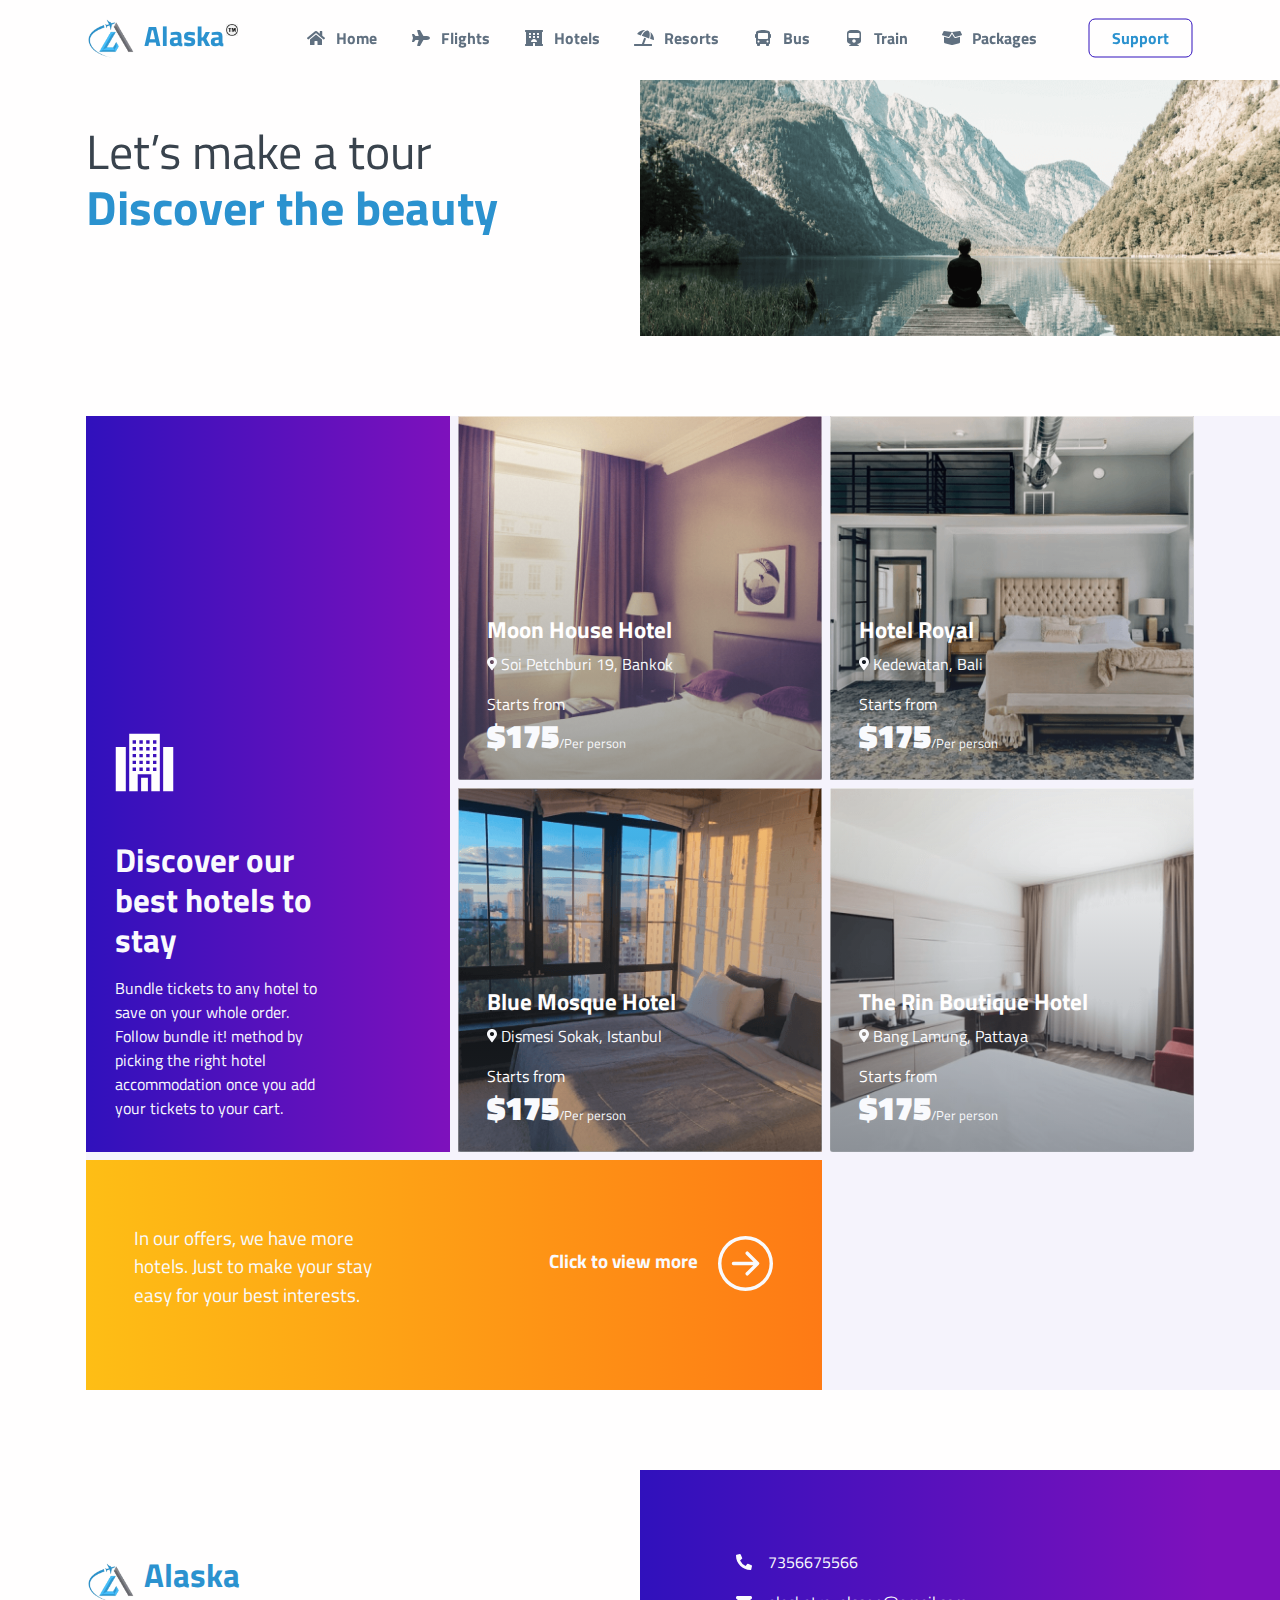
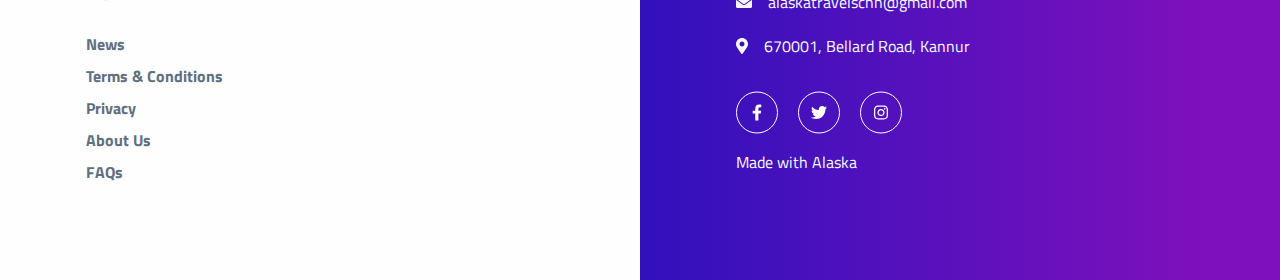
<file: hotel.html>
<!DOCTYPE html>
<html lang="en-US" dir="ltr">

  <head>
    <meta charset="utf-8">
    <meta http-equiv="X-UA-Compatible" content="IE=edge">
    <meta name="viewport" content="width=device-width, initial-scale=1">


    <!-- ===============================================-->
    <!--    Document Title-->
    <!-- ===============================================-->
    <title>Alaska</title>



    <!-- ===============================================-->
    <!--    Favicons-->
    <!-- ===============================================-->
    <link rel="apple-touch-icon" sizes="180x180" href="assets/img/favicons/apple-touch-icon.png">
    <link rel="icon" type="image/png" sizes="32x32" href="assets/img/gallery/logo.png">
    <link rel="icon" type="image/png" sizes="16x16" href="assets/img/gallery/logo.png">
    <link rel="shortcut icon" type="image/x-icon" href="assets/img/gallery/logo.png">
    <link rel="manifest" href="assets/img/favicons/manifest.json">
    <meta name="msapplication-TileImage" content="assets/img/favicons/mstile-150x150.png">
    <meta name="theme-color" content="#ffffff">


    <!-- ===============================================-->
    <!--    Stylesheets-->
    <!-- ===============================================-->
    <link href="assets/css/theme.css" rel="stylesheet" />

  </head>


  <body>

    <!-- ===============================================-->
    <!--    Main Content-->
    <!-- ===============================================-->
    <main class="main" id="top">
      <nav class="navbar navbar-expand-lg navbar-light fixed-top py-3 d-block" data-navbar-on-scroll="data-navbar-on-scroll">
        <div class="container"><a class="navbar-brand" href="index.html"><img class="d-inline-block" src="assets/img/gallery/logo.png" width="50" alt="logo" /><span class="fw-bold text-primary ms-2">Alaska<img src="assets/img/gallery/tm.png" alt="TM" style="width:12px; height:auto; vertical-align:super; margin-left:2px;" /></span></a>
          <button class="navbar-toggler collapsed" type="button" data-bs-toggle="collapse" data-bs-target="#navbarSupportedContent" aria-controls="navbarSupportedContent" aria-expanded="false" aria-label="Toggle navigation"><span class="navbar-toggler-icon"></span></button>
          <div class="collapse navbar-collapse border-top border-lg-0 mt-4 mt-lg-0" id="navbarSupportedContent">
            <ul class="navbar-nav mx-auto pt-2 pt-lg-0 font-base">
<li class="nav-item px-2">
  <a class="nav-link fw-medium active" aria-current="page" href="index.html">
    <span class="nav-link-icon text-800 me-1 fas fa-home"></span>
    <span class="nav-link-text">Home</span>
  </a>
</li>

<li class="nav-item px-2">
  <a class="nav-link" href="flight.html">
    <span class="nav-link-icon text-800 me-1 fas fa-plane"></span>
    <span class="nav-link-text">Flights</span>
  </a>
</li>

<li class="nav-item px-2">
  <a class="nav-link" href="hotel.html">
    <span class="nav-link-icon text-800 me-1 fas fa-hotel"></span>
    <span class="nav-link-text">Hotels</span>
  </a>
</li>

<li class="nav-item px-2">
  <a class="nav-link" href="resort.html">
    <span class="nav-link-icon text-800 me-1 fas fa-umbrella-beach"></span>
    <span class="nav-link-text">Resorts</span>
  </a>
</li>

<li class="nav-item px-2">
  <a class="nav-link" href="bus.html">
    <span class="nav-link-icon text-800 me-1 fas fa-bus"></span>
    <span class="nav-link-text">Bus</span>
  </a>
</li>

<li class="nav-item px-2">
  <a class="nav-link" href="train.html">
    <span class="nav-link-icon text-800 me-1 fas fa-train"></span>
    <span class="nav-link-text">Train</span>
  </a>
</li>

<li class="nav-item px-2">
  <a class="nav-link" href="packages.html">
    <span class="nav-link-icon text-800 me-1 fas fa-box-open"></span>
    <span class="nav-link-text">Packages</span>
  </a>
</li>
 
            </ul>
            <form>
              <!-- <button class="btn text-800 order-1 order-lg-0 me-2" type="button">Support</button> -->
              <a href="support.html" class="btn btn-voyage-outline order-0"><span class="text-primary">Support</span></a>
            </form>
          </div>
        </div>
      </nav>





<section class="mt-7 py-0">
        <div class="bg-holder w-50 bg-right d-none d-lg-block" style="background-image:url(assets/img/gallery/hero-section-1.png);">
        </div>
        <!--/.bg-holder-->

        <div class="container">
          <div class="row">
            <div class="col-lg-6 py-5 py-xl-5 py-xxl-7">
              <h1 class="display-3 text-1000 fw-normal">Let’s make a tour</h1>
              <h1 class="display-3 text-primary fw-bold">Discover the beauty</h1>
              <div class="pt-5">
                <nav>
                  
                  <!-- <div class="tab-content" id="nav-tabContent"> -->
                    <!-- <div class="tab-pane fade show active" id="nav-home" role="tabpanel" aria-labelledby="nav-home-tab"> -->
                      
                    <!-- <div class="tab-pane fade" id="nav-contact" role="tabpanel" aria-labelledby="nav-contact-tab"> -->
                      
                    <!-- </div>
                  </div> -->
                </nav>
              </div>
            </div>
          </div>
        </div>
      </section>




      <!-- ============================================-->


      <section class="py-7 overflow-hidden" id="hotels">
        <div class="container bg-offcanvas-gray-right">
          <div class="row gx-2">
            <div class="col-sm-6 col-lg-4">
              <div class="bg-primary-gradient h-100 d-flex align-items-end">
                <div class="row g-0 justify-content-start">
                  <div class="col-xl-9">
                    <div class="p-3 px-lg-4 text-light"><img class="mb-5" src="assets/img/icons/icon-hotel.svg" alt="..." />
                      <h2 class="mb-3 text-light">Discover our best hotels to stay</h2>
                      <p>Bundle tickets to any hotel to save on your whole order. Follow bundle it! method by picking the right hotel accommodation once you add your tickets to your cart.</p>
                    </div>
                  </div>
                </div>
              </div>
            </div>
            <div class="col-sm-6 col-lg-4">
              <div class="row g-2">
                <div class="col-12">
                  <div class="card card-span h-100 text-white"><img class="img-fluid h-100 w-100" src="assets/img/gallery/moon-house-hotel.png" height="375" alt="..." />
                    <div class="card-img-overlay ps-0 d-flex flex-column justify-content-between bg-voyage-gradient">
                      <div class="mt-auto px-4">
                        <h3 class="fs-1 fs-md-2 text-white">Moon House Hotel</h3>
                        <div class="d-flex align-items-center justify-content-start"><span class="text-light fs--1 me-1"><i class="fas fa-map-marker-alt"></i></span><span class="text-light me-md-3">Soi Petchburi 19, Bankok</span></div>
                        <p class="mb-0 mt-3">Starts from </p>
                        <h1 class="mb-2 text-light fw-bolder fs-2 fs-md-4"><span>$175</span><span class="text-light fs--1 fw-normal">/Per person</span></h1>
                      </div>
                    </div><a class="stretched-link" href="#!"> </a>
                  </div>
                </div>
                <div class="col-12">
                  <div class="card card-span h-100 text-white"><img class="img-fluid h-100 w-100" src="assets/img/gallery/blue-mosque-hotel.png" height="375" alt="..." />
                    <div class="card-img-overlay ps-0 d-flex flex-column justify-content-between bg-voyage-gradient">
                      <div class="mt-auto px-4">
                        <h3 class="fs-1 fs-md-2 text-white">Blue Mosque Hotel</h3>
                        <div class="d-flex align-items-center justify-content-start"><span class="text-light fs--1 me-1"><i class="fas fa-map-marker-alt"></i></span><span class="text-light me-md-3">Dismesi Sokak, Istanbul</span></div>
                        <p class="mb-0 mt-3">Starts from </p>
                        <h1 class="mb-2 text-light fw-bolder fs-2 fs-md-4"><span>$175</span><span class="text-light fs--1 fw-normal">/Per person</span></h1>
                      </div>
                    </div><a class="stretched-link" href="#!"> </a>
                  </div>
                </div>
              </div>
            </div>
            <div class="col-sm-6 col-lg-4">
              <div class="row g-2">
                <div class="col-12">
                  <div class="card card-span h-100 text-white"><img class="img-fluid h-100 w-100" src="assets/img/gallery/hotel-royal.png" height="375" alt="..." />
                    <div class="card-img-overlay ps-0 d-flex flex-column justify-content-between bg-voyage-gradient">
                      <div class="mt-auto px-4">
                        <h3 class="fs-1 fs-md-2 text-white">Hotel Royal</h3>
                        <div class="d-flex align-items-center justify-content-start"><span class="text-light fs--1 me-1"><i class="fas fa-map-marker-alt"></i></span><span class="text-light me-md-3">Kedewatan, Bali</span></div>
                        <p class="mb-0 mt-3">Starts from </p>
                        <h1 class="mb-2 text-light fw-bolder fs-2 fs-md-4"><span>$175</span><span class="text-light fs--1 fw-normal">/Per person</span></h1>
                      </div>
                    </div><a class="stretched-link" href="#!"> </a>
                  </div>
                </div>
                <div class="col-12">
                  <div class="card card-span h-100 text-white"><img class="img-fluid h-100 w-100" src="assets/img/gallery/boutique-hotel.png" height="375" alt="..." />
                    <div class="card-img-overlay ps-0 d-flex flex-column justify-content-between bg-voyage-gradient">
                      <div class="mt-auto px-4">
                        <h3 class="fs-1 fs-md-2 text-white">The Rin Boutique Hotel</h3>
                        <div class="d-flex align-items-center justify-content-start"><span class="text-light fs--1 me-1"><i class="fas fa-map-marker-alt"></i></span><span class="text-light me-md-3">Bang Lamung, Pattaya</span></div>
                        <p class="mb-0 mt-3">Starts from </p>
                        <h1 class="mb-2 text-light fw-bolder fs-2 fs-md-4"><span>$175</span><span class="text-light fs--1 fw-normal">/Per person</span></h1>
                      </div>
                    </div><a class="stretched-link" href="#!"> </a>
                  </div>
                </div>
              </div>
            </div>
            <div class="col-sm-6 col-lg-8 gy-2">
              <div class="bg-secondary-gradient h-100 d-flex align-items-center">
                <div class="text-light py-6">
                  <div class="row">
                    <div class="col-12 col-xl-6">
                      <p class="fs-1 px-5">In our offers, we have more hotels. Just to make your stay easy for your best interests.</p>
                    </div>
                    <div class="col-12 col-xl-6 text-end"><a class="btn btn-lg text-light fs-1 fs-sm--1 fs-md-1 px-5" href="#!" role="button">Click to view more
                        <svg class="bi bi-arrow-right-circle ms-3" xmlns="http://www.w3.org/2000/svg" width="55" height="55" fill="currentColor" viewBox="0 0 16 16">
                          <path fill-rule="evenodd" d="M1 8a7 7 0 1 0 14 0A7 7 0 0 0 1 8zm15 0A8 8 0 1 1 0 8a8 8 0 0 1 16 0zM4.5 7.5a.5.5 0 0 0 0 1h5.793l-2.147 2.146a.5.5 0 0 0 .708.708l3-3a.5.5 0 0 0 0-.708l-3-3a.5.5 0 1 0-.708.708L10.293 7.5H4.5z"></path>
                        </svg></a></div>
                  </div>
                </div>
              </div>
            </div>
          </div>
        </div>
      </section>


      <!-- ============================================-->

 

<!-- <section class="py-0 overflow-hidden">
<div class="container">
<div class="row">

  <h1>Flight Dummy Content </h1>
  <p>Lorem, ipsum dolor sit amet consectetur adipisicing elit. Amet aut illo labore incidunt vel et deserunt facere obcaecati! Illum nam dolorem culpa distinctio eum dolorum? Iste ratione omnis exercitationem nobis?
  Lorem, ipsum dolor sit amet consectetur adipisicing elit. Amet aut illo labore incidunt vel et deserunt facere obcaecati! Illum nam dolorem culpa distinctio eum dolorum? Iste ratione omnis exercitationem nobis?
  Lorem, ipsum dolor sit amet consectetur adipisicing elit. Amet aut illo labore incidunt vel et deserunt facere obcaecati! Illum nam dolorem culpa distinctio eum dolorum? Iste ratione omnis exercitationem nobis?</p>
              </div>
</div>
</section> -->

      <!-- ============================================-->
      <!-- <section> begin ============================-->
      <section class="py-0 overflow-hidden">

        <div class="container">
          <div class="row">
            <div class="col-6 col-sm-4 col-lg-6">
              <div class="py-7"><img class="d-inline-block" src="assets/img/gallery/logo.png" width="50" alt="logo" /><span class="fw-bold fs-4 text-primary ms-2">Alaska</span>
                <ul class="list-unstyled mt-4">
                  <li class="mb-2"><a class="text-800 fw-bold text-decoration-none" href="#!">News</a></li>
                  <li class="mb-2"><a class="text-800 fw-bold text-decoration-none" href="#!">Terms &amp; Conditions</a></li>
                  <li class="mb-2"><a class="text-800 fw-bold text-decoration-none" href="#!">Privacy</a></li>
                  <li class="mb-2"><a class="text-800 fw-bold text-decoration-none" href="#!">About Us</a></li>
                  <li class="mb-2"><a class="text-800 fw-bold text-decoration-none" href="#!">FAQs</a></li>
                </ul>
              </div>
            </div>
            <div class="col-6 col-8 col-lg-6 bg-primary-gradient bg-offcanvas-right">
              <div class="p-3 py-7 p-md-7">
                <p class="text-light"><i class="fas fa-phone-alt me-3"></i><span class="text-light">7356675566</span></p>
                <p class="text-light"><i class="fas fa-envelope me-3"></i><span class="text-light">alaskatravelscnn@gmail.com</span></p>
                <p class="text-light"><i class="fas fa-map-marker-alt me-3"></i><span class="text-light lh-lg">670001, Bellard Road, Kannur<br/></span></p>
                <div class="mt-4"><a href="#!"> <img class="me-3" src="assets/img/icons/facebook.svg" alt="..." /></a><a href="#!"> <img class="me-3" src="assets/img/icons/twitter.svg" alt="..." /></a><a href="#!"> <img class="me-3" src="assets/img/icons/instagram.svg" alt="..." /></a></div>
                <p class="mt-3 text-light text-center text-md-start"> Made with
                  <!-- <svg class="bi bi-suit-heart-fill" xmlns="http://www.w3.org/2000/svg" width="15" height="15" fill="#EB6453" viewBox="0 0 16 16">
                    <path d="M4 1c2.21 0 4 1.755 4 3.92C8 2.755 9.79 1 12 1s4 1.755 4 3.92c0 3.263-3.234 4.414-7.608 9.608a.513.513 0 0 1-.784 0C3.234 9.334 0 8.183 0 4.92 0 2.755 1.79 1 4 1z"></path>
                  </svg>&nbsp;by&nbsp; -->
                  <a class="text-light" href="#" target="_blank">Alaska </a>
                </p>
              </div>
            </div>
          </div>
        </div>
        <!-- end of .container-->

      </section>
      <!-- <section> close ============================-->
      <!-- ============================================-->


    </main>
    <!-- ===============================================-->
    <!--    End of Main Content-->
    <!-- ===============================================-->




    <!-- ===============================================-->
    <!--    JavaScripts-->
    <!-- ===============================================-->
    <script src="vendors/@popperjs/popper.min.js"></script>
    <script src="vendors/bootstrap/bootstrap.min.js"></script>
    <script src="vendors/is/is.min.js"></script>
    <script src="https://polyfill.io/v3/polyfill.min.js?features=window.scroll"></script>
    <script src="vendors/fontawesome/all.min.js"></script>
    <script src="assets/js/theme.js"></script>

    <link href="https://fonts.googleapis.com/css2?family=Titillium+Web:wght@300;400;600;700&amp;display=swap" rel="stylesheet">
  </body>

</html>
</file>
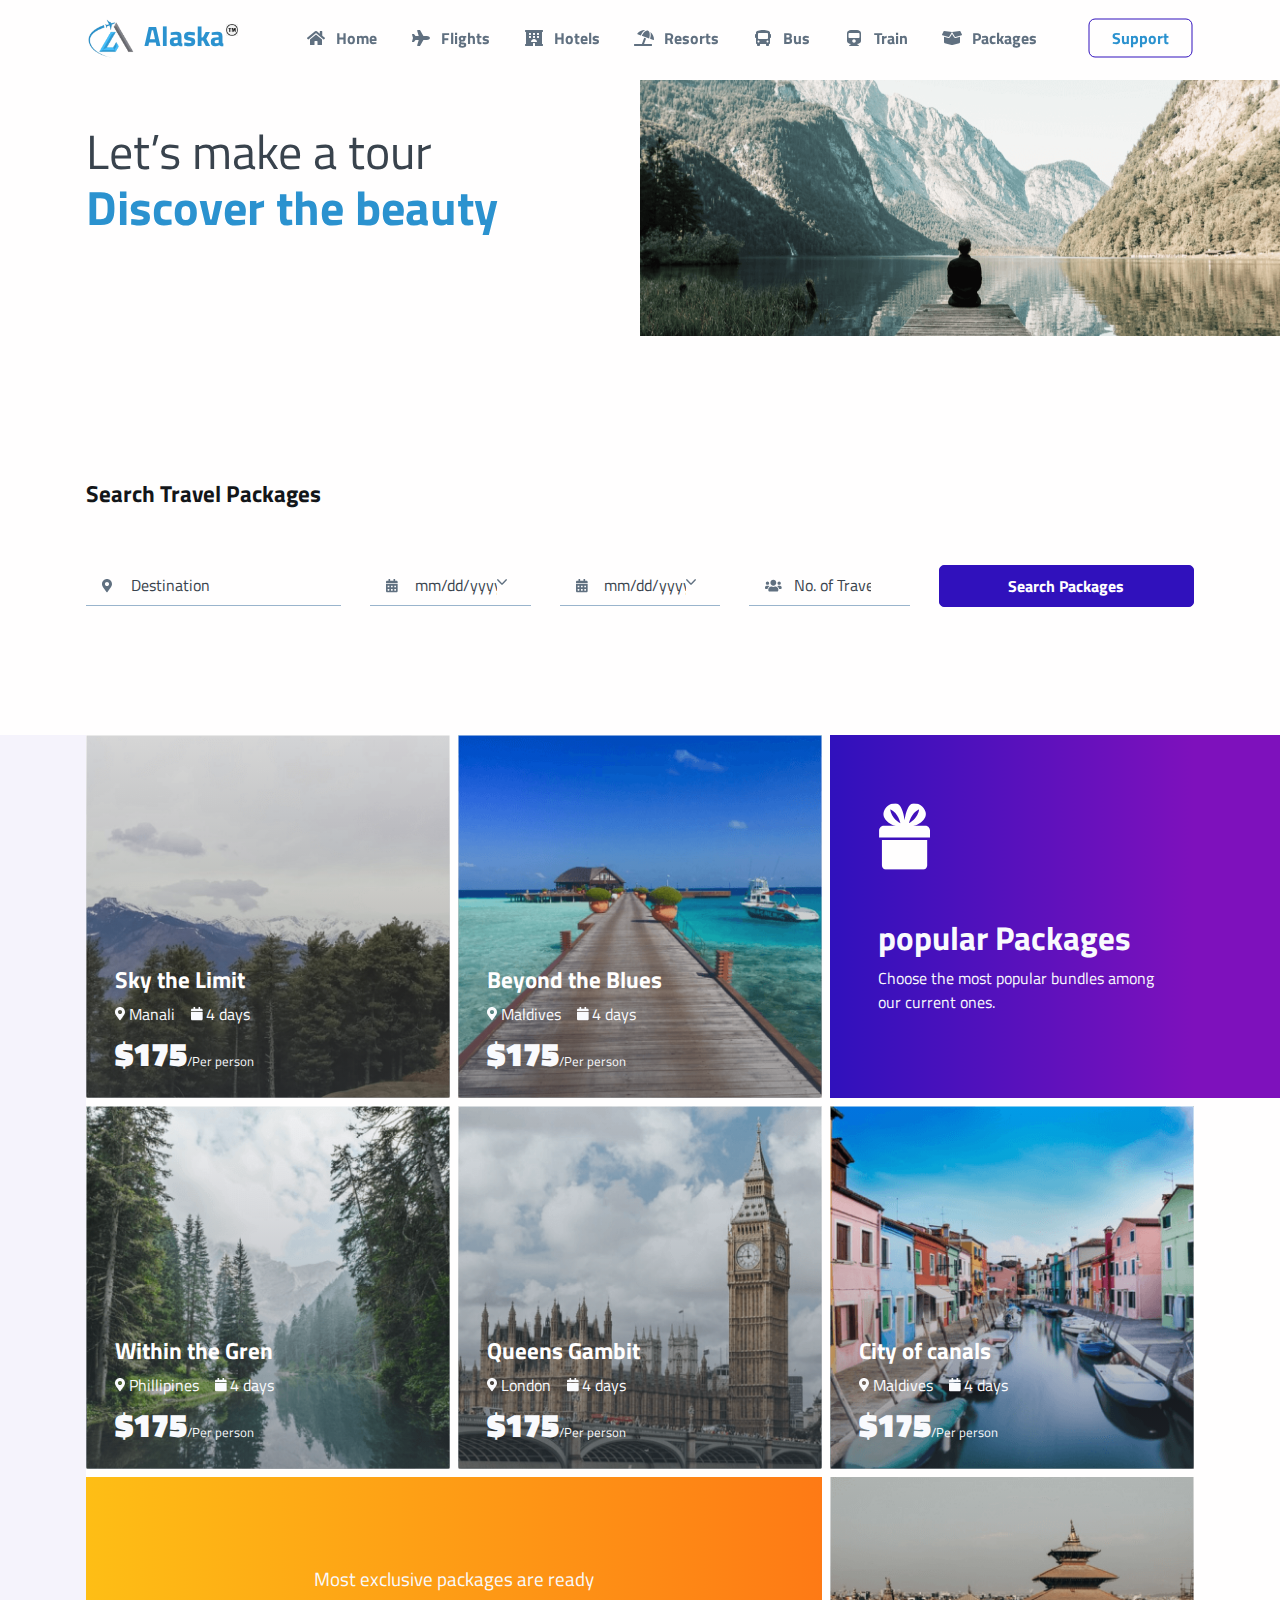
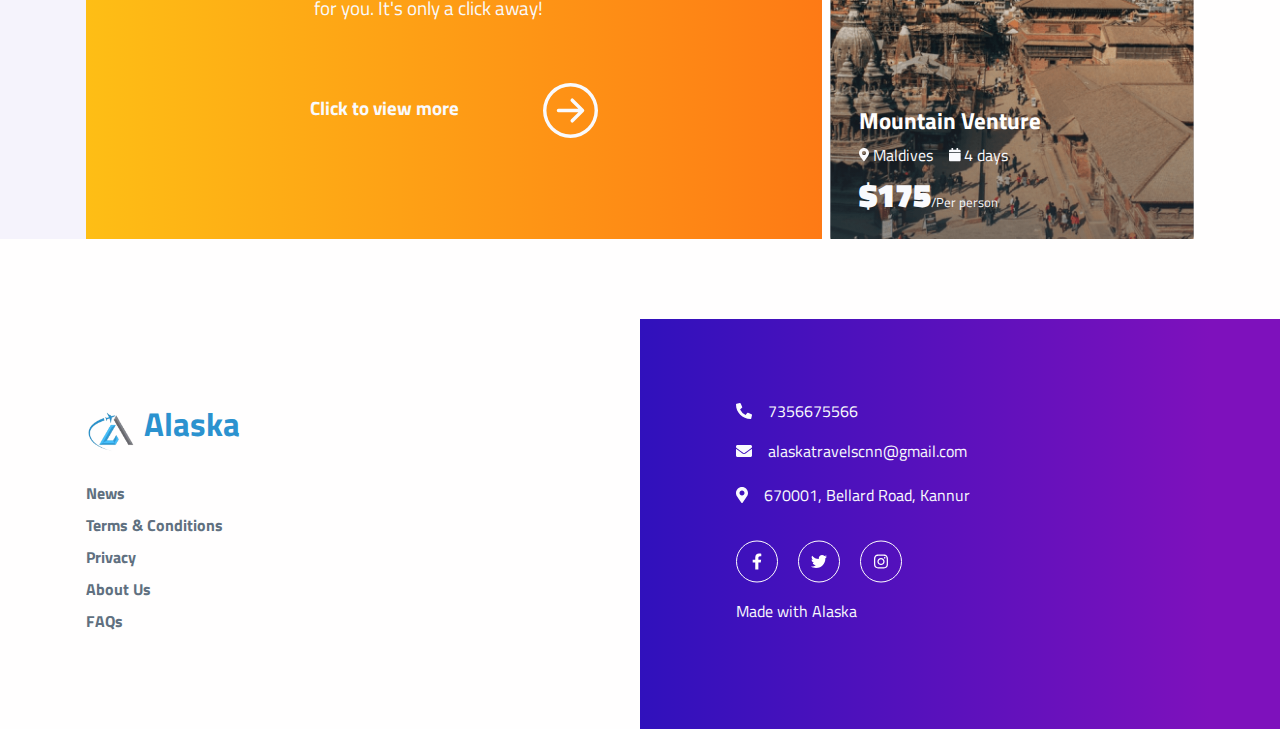
<file: packages.html>
<!DOCTYPE html>
<html lang="en-US" dir="ltr">

  <head>
    <meta charset="utf-8">
    <meta http-equiv="X-UA-Compatible" content="IE=edge">
    <meta name="viewport" content="width=device-width, initial-scale=1">


    <!-- ===============================================-->
    <!--    Document Title-->
    <!-- ===============================================-->
    <title>Alaska</title>



    <!-- ===============================================-->
    <!--    Favicons-->
    <!-- ===============================================-->
    <link rel="apple-touch-icon" sizes="180x180" href="assets/img/favicons/apple-touch-icon.png">
    <link rel="icon" type="image/png" sizes="32x32" href="assets/img/gallery/logo.png">
    <link rel="icon" type="image/png" sizes="16x16" href="assets/img/gallery/logo.png">
    <link rel="shortcut icon" type="image/x-icon" href="assets/img/gallery/logo.png">
    <link rel="manifest" href="assets/img/favicons/manifest.json">
    <meta name="msapplication-TileImage" content="assets/img/favicons/mstile-150x150.png">
    <meta name="theme-color" content="#ffffff">


    <!-- ===============================================-->
    <!--    Stylesheets-->
    <!-- ===============================================-->
    <link href="assets/css/theme.css" rel="stylesheet" />

  </head>


  <body>

    <!-- ===============================================-->
    <!--    Main Content-->
    <!-- ===============================================-->
    <main class="main" id="top">
      <nav class="navbar navbar-expand-lg navbar-light fixed-top py-3 d-block" data-navbar-on-scroll="data-navbar-on-scroll">
        <div class="container"><a class="navbar-brand" href="index.html"><img class="d-inline-block" src="assets/img/gallery/logo.png" width="50" alt="logo" /><span class="fw-bold text-primary ms-2">Alaska<img src="assets/img/gallery/tm.png" alt="TM" style="width:12px; height:auto; vertical-align:super; margin-left:2px;" /></span></a>
          <button class="navbar-toggler collapsed" type="button" data-bs-toggle="collapse" data-bs-target="#navbarSupportedContent" aria-controls="navbarSupportedContent" aria-expanded="false" aria-label="Toggle navigation"><span class="navbar-toggler-icon"></span></button>
          <div class="collapse navbar-collapse border-top border-lg-0 mt-4 mt-lg-0" id="navbarSupportedContent">
            <ul class="navbar-nav mx-auto pt-2 pt-lg-0 font-base">
<li class="nav-item px-2">
  <a class="nav-link fw-medium active" aria-current="page" href="index.html">
    <span class="nav-link-icon text-800 me-1 fas fa-home"></span>
    <span class="nav-link-text">Home</span>
  </a>
</li>

<li class="nav-item px-2">
  <a class="nav-link" href="flight.html">
    <span class="nav-link-icon text-800 me-1 fas fa-plane"></span>
    <span class="nav-link-text">Flights</span>
  </a>
</li>

<li class="nav-item px-2">
  <a class="nav-link" href="hotel.html">
    <span class="nav-link-icon text-800 me-1 fas fa-hotel"></span>
    <span class="nav-link-text">Hotels</span>
  </a>
</li>

<li class="nav-item px-2">
  <a class="nav-link" href="resort.html">
    <span class="nav-link-icon text-800 me-1 fas fa-umbrella-beach"></span>
    <span class="nav-link-text">Resorts</span>
  </a>
</li>

<li class="nav-item px-2">
  <a class="nav-link" href="bus.html">
    <span class="nav-link-icon text-800 me-1 fas fa-bus"></span>
    <span class="nav-link-text">Bus</span>
  </a>
</li>

<li class="nav-item px-2">
  <a class="nav-link" href="train.html">
    <span class="nav-link-icon text-800 me-1 fas fa-train"></span>
    <span class="nav-link-text">Train</span>
  </a>
</li>

<li class="nav-item px-2">
  <a class="nav-link" href="packages.html">
    <span class="nav-link-icon text-800 me-1 fas fa-box-open"></span>
    <span class="nav-link-text">Packages</span>
  </a>
</li>
 
            </ul>
            <form>
              <!-- <button class="btn text-800 order-1 order-lg-0 me-2" type="button">Support</button> -->
              <a href="support.html" class="btn btn-voyage-outline order-0"><span class="text-primary">Support</span></a>
            </form>
          </div>
        </div>
      </nav>





<section class="mt-7 py-0">
        <div class="bg-holder w-50 bg-right d-none d-lg-block" style="background-image:url(assets/img/gallery/hero-section-1.png);">
        </div>
        <!--/.bg-holder-->

        <div class="container">
          <div class="row">
            <div class="col-lg-6 py-5 py-xl-5 py-xxl-7">
              <h1 class="display-3 text-1000 fw-normal">Let’s make a tour</h1>
              <h1 class="display-3 text-primary fw-bold">Discover the beauty</h1>
              <div class="pt-5">
                <nav>
                  
                  <!-- <div class="tab-content" id="nav-tabContent"> -->
                    <!-- <div class="tab-pane fade show active" id="nav-home" role="tabpanel" aria-labelledby="nav-home-tab"> -->
                      
                    <!-- <div class="tab-pane fade" id="nav-contact" role="tabpanel" aria-labelledby="nav-contact-tab"> -->
                      
                    <!-- </div>
                  </div> -->
                </nav>
              </div>
            </div>
          </div>
        </div>
      </section>




      <!-- ============================================-->
<section class="mt-5 py-0">
  <div class="container">
    <div class="row">
      <div class="col-lg-12 py-5 py-xl-5 py-xxl-7">
        <div class="pt-5">
          <h4 class="mb-4">Search Travel Packages</h4>

          <form class="row g-4 mt-3">
            <!-- Destination -->
            <div class="col-12 col-md-3">
              <div class="input-group-icon">
                <label class="form-label visually-hidden" for="packageDestination">Destination</label>
                <input class="form-control input-box form-voyage-control" id="packageDestination" type="text" placeholder="Destination" />
                <span class="nav-link-icon text-800 fs--1 input-box-icon"><i class="fas fa-map-marker-alt"></i></span>
              </div>
            </div>

            <!-- Departure Date -->
            <div class="col-12 col-md-2">
              <div class="input-group-icon">
                <input class="form-control input-box form-voyage-control" 
                       id="packageDepartureDate" 
                       type="date" 
                       placeholder="Departure Date" />
                <span class="nav-link-icon text-800 fs--1 input-box-icon"><i class="fas fa-calendar-alt"></i></span>
              </div>
            </div>

            <!-- Return Date -->
            <div class="col-12 col-md-2">
              <div class="input-group-icon">
                <input class="form-control input-box form-voyage-control" 
                       id="packageReturnDate" 
                       type="date" 
                       placeholder="Return Date" />
                <span class="nav-link-icon text-800 fs--1 input-box-icon"><i class="fas fa-calendar-alt"></i></span>
              </div>
            </div>

            <!-- Travelers -->
            <div class="col-12 col-md-2">
              <div class="input-group-icon">
                <label class="form-label visually-hidden" for="packageTravelers">Travelers</label>
                <input class="form-control input-box form-voyage-control" 
                       id="packageTravelers" 
                       type="number" 
                       placeholder="No. of Travelers" 
                       min="1" />
                <span class="nav-link-icon text-800 fs--1 input-box-icon"><i class="fas fa-users"></i></span>
              </div>
            </div>

            <!-- Submit Button -->
            <div class="col-12 col-md-3">
              <div class="d-flex align-items-end h-100">
                <button class="btn btn-primary w-100" type="submit">Search Packages</button>
              </div>
            </div>
          </form>

        </div>
      </div>
    </div>
  </div>
</section>


      <section class="py-7 overflow-hidden">
        <div class="container bg-offcanvas-gray">
          <div class="row gx-2">
            <div class="col-sm-6 col-lg-4 order-1 order-lg-0 gy-2 gy-lg-0">
              <div class="card card-span h-100 text-white"><img class="img-fluid h-100 w-100" src="assets/img/gallery/sky-the-limit.png" height="375" alt="..." />
                <div class="card-img-overlay ps-0 d-flex flex-column justify-content-between bg-voyage-gradient">
                  <div class="mt-auto px-4">
                    <h3 class="fs-1 fs-md-2 text-white">Sky the Limit</h3>
                    <div class="d-flex align-items-center justify-content-start"><span class="text-light fs--1 me-1"><i class="fas fa-map-marker-alt"></i></span><span class="text-light me-3">Manali</span><span class="text-light fs--1 me-1"><i class="fas fa-calendar"></i></span><span class="text-light">4 days</span></div>
                    <h1 class="my-2 text-light fw-bolder fs-4"><span>$175</span><span class="text-light fs--1 fw-normal">/Per person</span></h1>
                  </div>
                </div><a class="stretched-link" href="#!"></a>
              </div>
            </div>
            <div class="col-sm-6 col-lg-4 order-2 order-lg-0 gy-2 gy-lg-0">
              <div class="card card-span h-100 text-white"><img class="img-fluid h-100 w-100" src="assets/img/gallery/beyond-the-blues.png" height="375" alt="..." />
                <div class="card-img-overlay ps-0 d-flex flex-column justify-content-between bg-voyage-gradient">
                  <div class="mt-auto px-4">
                    <h3 class="fs-1 fs-md-2 text-white">Beyond the Blues</h3>
                    <div class="d-flex align-items-center justify-content-start"><span class="text-light fs--1 me-1"><i class="fas fa-map-marker-alt"></i></span><span class="text-light me-3">Maldives</span><span class="text-light fs--1 me-1"><i class="fas fa-calendar"></i></span><span class="text-light">4 days</span></div>
                    <h1 class="my-2 text-light fw-bolder fs-4"><span>$175</span><span class="text-light fs--1 fw-normal">/Per person</span></h1>
                  </div>
                </div><a class="stretched-link" href="#!"></a>
              </div>
            </div>
            <div class="col-12 col-lg-4">
              <div class="bg-primary-gradient h-100 bg-offcanvas-right">
                <div class="row g-0 h-100">
                  <div class="col-12 h-100">
                    <div class="d-flex flex-column justify-content-center h-100 text-light ps-4 ps-xl-5 py-5 py-lg-0"><img class="mb-5" src="assets/img/icons/icon-gift-box.svg" width="58" alt="..." />
                      <h2 class="mb-2 text-light">popular Packages</h2>
                      <p>Choose the most popular bundles among <br class="d-none d-xl-block" />our current ones.</p>
                    </div>
                  </div>
                </div>
              </div>
            </div>
            <div class="col-sm-6 col-lg-4 gy-2">
              <div class="card card-span h-100 text-white"><img class="img-fluid h-100 w-100" src="assets/img/gallery/green.png" height="375" alt="..." />
                <div class="card-img-overlay ps-0 d-flex flex-column justify-content-between bg-voyage-gradient">
                  <div class="mt-auto px-4">
                    <h3 class="fs-1 fs-md-2 text-white">Within the Gren</h3>
                    <div class="d-flex align-items-center justify-content-start"><span class="text-light fs--1 me-1"><i class="fas fa-map-marker-alt"></i></span><span class="text-light me-3">Phillipines</span><span class="text-light fs--1 me-1"><i class="fas fa-calendar"></i></span><span class="text-light">4 days</span></div>
                    <h1 class="my-2 text-light fw-bolder fs-4"><span>$175</span><span class="text-light fs--1 fw-normal">/Per person</span></h1>
                  </div>
                </div><a class="stretched-link" href="#!"></a>
              </div>
            </div>
            <div class="col-sm-6 col-lg-4 gy-2">
              <div class="card card-span h-100 text-white"><img class="img-fluid h-100 w-100" src="assets/img/gallery/queens-gambit.png" height="375" alt="..." />
                <div class="card-img-overlay ps-0 d-flex flex-column justify-content-between bg-voyage-gradient">
                  <div class="mt-auto px-4">
                    <h3 class="fs-1 fs-md-2 text-white">Queens Gambit</h3>
                    <div class="d-flex align-items-center justify-content-start"><span class="text-light fs--1 me-1"><i class="fas fa-map-marker-alt"></i></span><span class="text-light me-3">London</span><span class="text-light fs--1 me-1"><i class="fas fa-calendar"></i></span><span class="text-light">4 days</span></div>
                    <h1 class="my-2 text-light fw-bolder fs-4"><span>$175</span><span class="text-light fs--1 fw-normal">/Per person</span></h1>
                  </div>
                </div><a class="stretched-link" href="#!"></a>
              </div>
            </div>
            <div class="col-sm-6 col-lg-4 gy-2">
              <div class="card card-span h-100 text-white"><img class="img-fluid h-100 w-100" src="assets/img/gallery/canals.png" height="375" alt="..." />
                <div class="card-img-overlay ps-0 d-flex flex-column justify-content-between bg-voyage-gradient">
                  <div class="mt-auto px-4">
                    <h3 class="fs-1 fs-md-2 text-white">City of canals</h3>
                    <div class="d-flex align-items-center justify-content-start"><span class="text-light fs--1 me-1"><i class="fas fa-map-marker-alt"></i></span><span class="text-light me-3">Maldives</span><span class="text-light fs--1 me-1"><i class="fas fa-calendar"></i></span><span class="text-light">4 days</span></div>
                    <h1 class="my-2 text-light fw-bolder fs-4"><span>$175</span><span class="text-light fs--1 fw-normal">/Per person</span></h1>
                  </div>
                </div><a class="stretched-link" href="#!"></a>
              </div>
            </div>
            <div class="col-12 col-lg-8 gy-2 order-3 order-lg-0">
              <div class="bg-secondary-gradient h-100">
                <div class="row h-100">
                  <div class="col-12">
                    <div class="d-flex flex-column flex-center h-100 text-light p-4 p-sm-6 p-md-8 p-lg-0">
                      <p class="fs-1 px-3 mb-5">Most exclusive packages are ready <br class="d-none d-xl-block" />for you. It's only a click away!</p><a class="btn btn-lg text-light fs-1" href="#!" role="button">Click to view more
                        <svg class="bi bi-arrow-right-circle ms-7" xmlns="http://www.w3.org/2000/svg" width="55" height="55" fill="currentColor" viewBox="0 0 16 16">
                          <path fill-rule="evenodd" d="M1 8a7 7 0 1 0 14 0A7 7 0 0 0 1 8zm15 0A8 8 0 1 1 0 8a8 8 0 0 1 16 0zM4.5 7.5a.5.5 0 0 0 0 1h5.793l-2.147 2.146a.5.5 0 0 0 .708.708l3-3a.5.5 0 0 0 0-.708l-3-3a.5.5 0 1 0-.708.708L10.293 7.5H4.5z"></path>
                        </svg></a>
                    </div>
                  </div>
                </div>
              </div>
            </div>
            <div class="col-sm-6 col-lg-4 gy-2">
              <div class="card card-span h-100 text-white"><img class="img-fluid h-100 w-100" src="assets/img/gallery/mountain-venture.png" height="375" alt="..." />
                <div class="card-img-overlay ps-0 d-flex flex-column justify-content-between bg-voyage-gradient">
                  <div class="mt-auto px-4">
                    <h3 class="fs-1 fs-md-2 text-white">Mountain Venture</h3>
                    <div class="d-flex align-items-center justify-content-start"><span class="text-light fs--1 me-1"><i class="fas fa-map-marker-alt"></i></span><span class="text-light me-3">Maldives</span><span class="text-light fs--1 me-1"><i class="fas fa-calendar"></i></span><span class="text-light">4 days</span></div>
                    <h1 class="my-2 text-light fw-bolder fs-4"><span>$175</span><span class="text-light fs--1 fw-normal">/Per person</span></h1>
                  </div>
                </div><a class="stretched-link" href="#!"></a>
              </div>
            </div>
          </div>
        </div>
      </section>


      <!-- ============================================-->

 

<!-- <section class="py-0 overflow-hidden">
<div class="container">
<div class="row">

  <h1>Flight Dummy Content </h1>
  <p>Lorem, ipsum dolor sit amet consectetur adipisicing elit. Amet aut illo labore incidunt vel et deserunt facere obcaecati! Illum nam dolorem culpa distinctio eum dolorum? Iste ratione omnis exercitationem nobis?
  Lorem, ipsum dolor sit amet consectetur adipisicing elit. Amet aut illo labore incidunt vel et deserunt facere obcaecati! Illum nam dolorem culpa distinctio eum dolorum? Iste ratione omnis exercitationem nobis?
  Lorem, ipsum dolor sit amet consectetur adipisicing elit. Amet aut illo labore incidunt vel et deserunt facere obcaecati! Illum nam dolorem culpa distinctio eum dolorum? Iste ratione omnis exercitationem nobis?</p>
              </div>
</div>
</section> -->

      <!-- ============================================-->
      <!-- <section> begin ============================-->
      <section class="py-0 overflow-hidden">

        <div class="container">
          <div class="row">
            <div class="col-6 col-sm-4 col-lg-6">
              <div class="py-7"><img class="d-inline-block" src="assets/img/gallery/logo.png" width="50" alt="logo" /><span class="fw-bold fs-4 text-primary ms-2">Alaska</span>
                <ul class="list-unstyled mt-4">
                  <li class="mb-2"><a class="text-800 fw-bold text-decoration-none" href="#!">News</a></li>
                  <li class="mb-2"><a class="text-800 fw-bold text-decoration-none" href="#!">Terms &amp; Conditions</a></li>
                  <li class="mb-2"><a class="text-800 fw-bold text-decoration-none" href="#!">Privacy</a></li>
                  <li class="mb-2"><a class="text-800 fw-bold text-decoration-none" href="#!">About Us</a></li>
                  <li class="mb-2"><a class="text-800 fw-bold text-decoration-none" href="#!">FAQs</a></li>
                </ul>
              </div>
            </div>
            <div class="col-6 col-8 col-lg-6 bg-primary-gradient bg-offcanvas-right">
              <div class="p-3 py-7 p-md-7">
                <p class="text-light"><i class="fas fa-phone-alt me-3"></i><span class="text-light">7356675566</span></p>
                <p class="text-light"><i class="fas fa-envelope me-3"></i><span class="text-light">alaskatravelscnn@gmail.com</span></p>
                <p class="text-light"><i class="fas fa-map-marker-alt me-3"></i><span class="text-light lh-lg">670001, Bellard Road, Kannur<br/></span></p>
                <div class="mt-4"><a href="#!"> <img class="me-3" src="assets/img/icons/facebook.svg" alt="..." /></a><a href="#!"> <img class="me-3" src="assets/img/icons/twitter.svg" alt="..." /></a><a href="#!"> <img class="me-3" src="assets/img/icons/instagram.svg" alt="..." /></a></div>
                <p class="mt-3 text-light text-center text-md-start"> Made with
                  <!-- <svg class="bi bi-suit-heart-fill" xmlns="http://www.w3.org/2000/svg" width="15" height="15" fill="#EB6453" viewBox="0 0 16 16">
                    <path d="M4 1c2.21 0 4 1.755 4 3.92C8 2.755 9.79 1 12 1s4 1.755 4 3.92c0 3.263-3.234 4.414-7.608 9.608a.513.513 0 0 1-.784 0C3.234 9.334 0 8.183 0 4.92 0 2.755 1.79 1 4 1z"></path>
                  </svg>&nbsp;by&nbsp; -->
                  <a class="text-light" href="#" target="_blank">Alaska </a>
                </p>
              </div>
            </div>
          </div>
        </div>
        <!-- end of .container-->

      </section>
      <!-- <section> close ============================-->
      <!-- ============================================-->


    </main>
    <!-- ===============================================-->
    <!--    End of Main Content-->
    <!-- ===============================================-->




    <!-- ===============================================-->
    <!--    JavaScripts-->
    <!-- ===============================================-->
    <script src="vendors/@popperjs/popper.min.js"></script>
    <script src="vendors/bootstrap/bootstrap.min.js"></script>
    <script src="vendors/is/is.min.js"></script>
    <script src="https://polyfill.io/v3/polyfill.min.js?features=window.scroll"></script>
    <script src="vendors/fontawesome/all.min.js"></script>
    <script src="assets/js/theme.js"></script>

    <link href="https://fonts.googleapis.com/css2?family=Titillium+Web:wght@300;400;600;700&amp;display=swap" rel="stylesheet">
  </body>

</html>
</file>
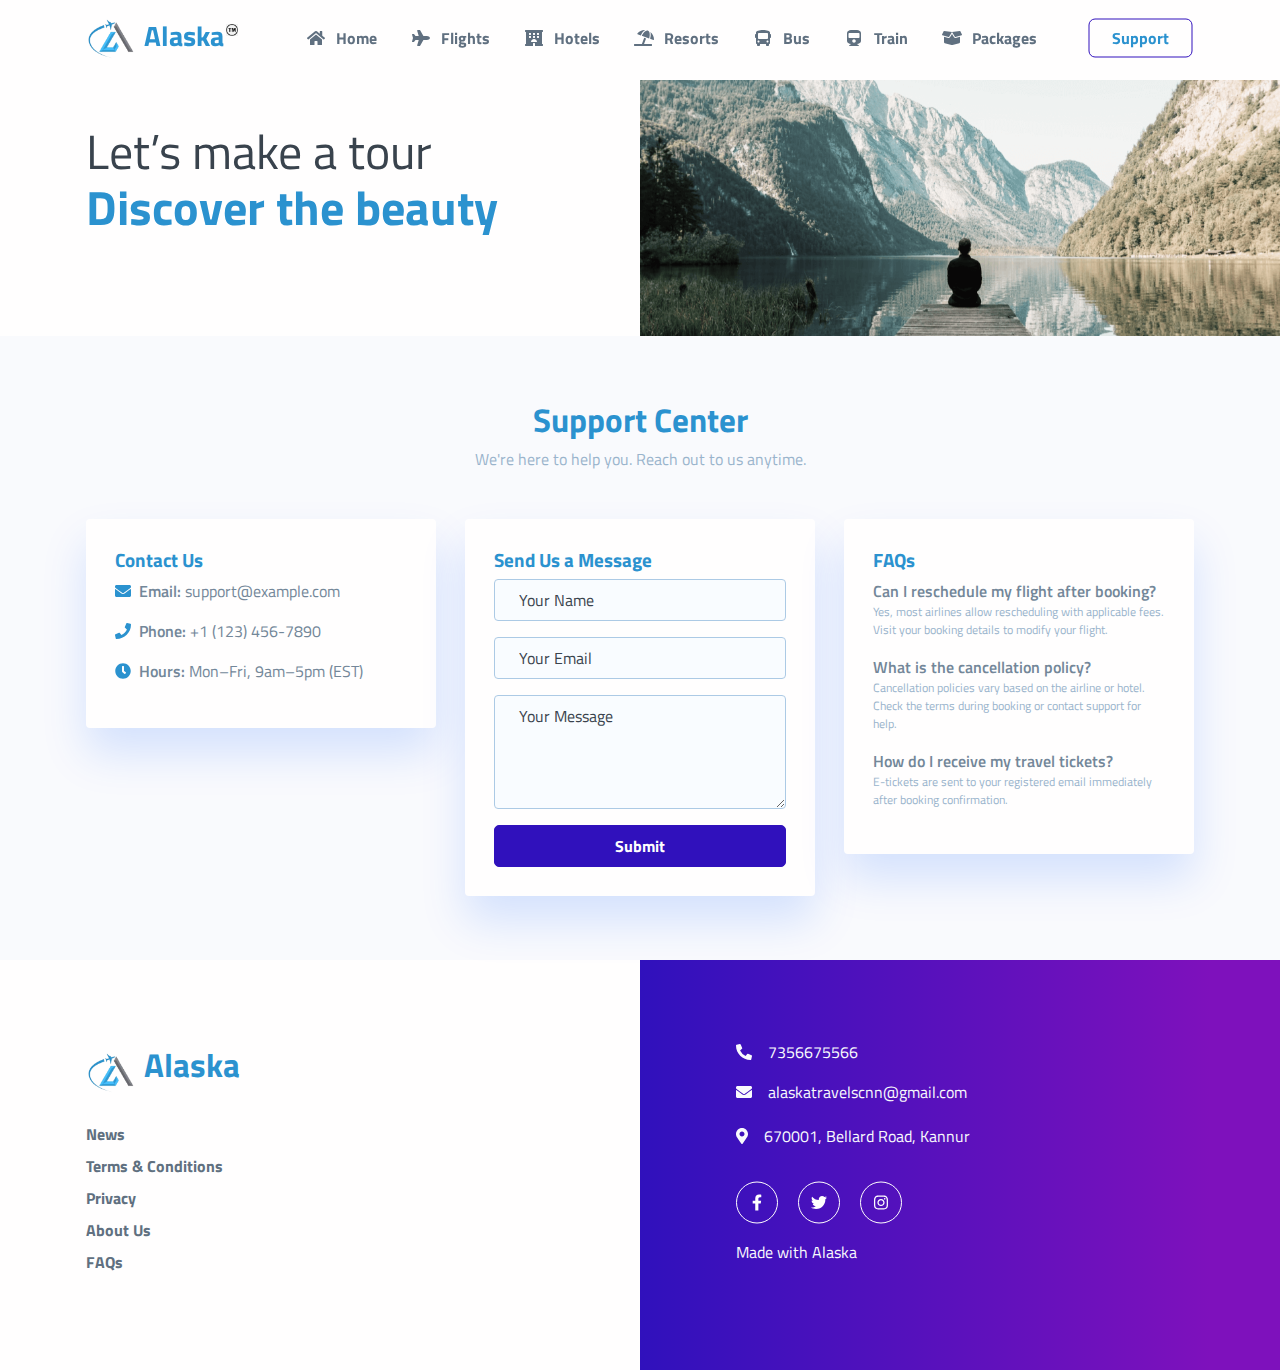
<file: support.html>
<!DOCTYPE html>
<html lang="en-US" dir="ltr">

  <head>
    <meta charset="utf-8">
    <meta http-equiv="X-UA-Compatible" content="IE=edge">
    <meta name="viewport" content="width=device-width, initial-scale=1">


    <!-- ===============================================-->
    <!--    Document Title-->
    <!-- ===============================================-->
    <title>Alaska</title>



    <!-- ===============================================-->
    <!--    Favicons-->
    <!-- ===============================================-->
    <link rel="apple-touch-icon" sizes="180x180" href="assets/img/favicons/apple-touch-icon.png">
    <link rel="icon" type="image/png" sizes="32x32" href="assets/img/favicons/favicon-32x32.png">
    <link rel="icon" type="image/png" sizes="16x16" href="assets/img/favicons/favicon-16x16.png">
    <link rel="shortcut icon" type="image/x-icon" href="assets/img/favicons/favicon.ico">
    <link rel="manifest" href="assets/img/favicons/manifest.json">
    <meta name="msapplication-TileImage" content="assets/img/favicons/mstile-150x150.png">
    <meta name="theme-color" content="#ffffff">


    <!-- ===============================================-->
    <!--    Stylesheets-->
    <!-- ===============================================-->
    <link href="assets/css/theme.css" rel="stylesheet" />

  </head>


  <body>

    <!-- ===============================================-->
    <!--    Main Content-->
    <!-- ===============================================-->
    <main class="main" id="top">
      <nav class="navbar navbar-expand-lg navbar-light fixed-top py-3 d-block" data-navbar-on-scroll="data-navbar-on-scroll">
        <div class="container"><a class="navbar-brand" href="index.html"><img class="d-inline-block" src="assets/img/gallery/logo.png" width="50" alt="logo" /><span class="fw-bold text-primary ms-2">Alaska<img src="assets/img/gallery/tm.png" alt="TM" style="width:12px; height:auto; vertical-align:super; margin-left:2px;" /></span></a>
          <button class="navbar-toggler collapsed" type="button" data-bs-toggle="collapse" data-bs-target="#navbarSupportedContent" aria-controls="navbarSupportedContent" aria-expanded="false" aria-label="Toggle navigation"><span class="navbar-toggler-icon"></span></button>
          <div class="collapse navbar-collapse border-top border-lg-0 mt-4 mt-lg-0" id="navbarSupportedContent">
            <ul class="navbar-nav mx-auto pt-2 pt-lg-0 font-base">
<li class="nav-item px-2">
  <a class="nav-link fw-medium active" aria-current="page" href="index.html">
    <span class="nav-link-icon text-800 me-1 fas fa-home"></span>
    <span class="nav-link-text">Home</span>
  </a>
</li>

<li class="nav-item px-2">
  <a class="nav-link" href="flight.html">
    <span class="nav-link-icon text-800 me-1 fas fa-plane"></span>
    <span class="nav-link-text">Flights</span>
  </a>
</li>

<li class="nav-item px-2">
  <a class="nav-link" href="hotel.html">
    <span class="nav-link-icon text-800 me-1 fas fa-hotel"></span>
    <span class="nav-link-text">Hotels</span>
  </a>
</li>

<li class="nav-item px-2">
  <a class="nav-link" href="resort.html">
    <span class="nav-link-icon text-800 me-1 fas fa-umbrella-beach"></span>
    <span class="nav-link-text">Resorts</span>
  </a>
</li>

<li class="nav-item px-2">
  <a class="nav-link" href="bus.html">
    <span class="nav-link-icon text-800 me-1 fas fa-bus"></span>
    <span class="nav-link-text">Bus</span>
  </a>
</li>

<li class="nav-item px-2">
  <a class="nav-link" href="train.html">
    <span class="nav-link-icon text-800 me-1 fas fa-train"></span>
    <span class="nav-link-text">Train</span>
  </a>
</li>

<li class="nav-item px-2">
  <a class="nav-link" href="packages.html">
    <span class="nav-link-icon text-800 me-1 fas fa-box-open"></span>
    <span class="nav-link-text">Packages</span>
  </a>
</li>
 
            </ul>
            <form>
              <!-- <button class="btn text-800 order-1 order-lg-0 me-2" type="button">Support</button> -->
              <a href="support.html" class="btn btn-voyage-outline order-0"><span class="text-primary">Support</span></a>
            </form>
          </div>
        </div>
      </nav>





<section class="mt-7 py-0">
        <div class="bg-holder w-50 bg-right d-none d-lg-block" style="background-image:url(assets/img/gallery/hero-section-1.png);">
        </div>
        <!--/.bg-holder-->

        <div class="container">
          <div class="row">
            <div class="col-lg-6 py-5 py-xl-5 py-xxl-7">
              <h1 class="display-3 text-1000 fw-normal">Let’s make a tour</h1>
              <h1 class="display-3 text-primary fw-bold">Discover the beauty</h1>
              <div class="pt-5">
                <nav>
                  
                  <!-- <div class="tab-content" id="nav-tabContent"> -->
                    <!-- <div class="tab-pane fade show active" id="nav-home" role="tabpanel" aria-labelledby="nav-home-tab"> -->
                      
                    <!-- <div class="tab-pane fade" id="nav-contact" role="tabpanel" aria-labelledby="nav-contact-tab"> -->
                      
                    <!-- </div>
                  </div> -->
                </nav>
              </div>
            </div>
          </div>
        </div>
      </section>




      <!-- ============================================-->

<!-- =================== Support Section =================== -->
<section class="py-6 bg-light" id="support">
  <div class="container">
    <div class="text-center mb-5">
      <h2 class="fw-bold text-primary">Support Center</h2>
      <p class="text-muted">We're here to help you. Reach out to us anytime.</p>
    </div>

    <div class="row g-4">
      <!-- Contact Info -->
      <div class="col-md-4">
        <div class="bg-white shadow-sm p-4 rounded">
          <h5 class="fw-bold text-primary">Contact Us</h5>
          <p><i class="fas fa-envelope text-primary me-2"></i><strong>Email:</strong> support@example.com</p>
          <p><i class="fas fa-phone text-primary me-2"></i><strong>Phone:</strong> +1 (123) 456-7890</p>
          <p><i class="fas fa-clock text-primary me-2"></i><strong>Hours:</strong> Mon–Fri, 9am–5pm (EST)</p>
        </div>
      </div>

      <!-- Contact Form -->
      <div class="col-md-4">
        <div class="bg-white shadow-sm p-4 rounded">
          <h5 class="fw-bold text-primary">Send Us a Message</h5>
          <form>
            <div class="mb-3">
              <input type="text" class="form-control" placeholder="Your Name" required />
            </div>
            <div class="mb-3">
              <input type="email" class="form-control" placeholder="Your Email" required />
            </div>
            <div class="mb-3">
              <textarea class="form-control" rows="4" placeholder="Your Message" required></textarea>
            </div>
            <button type="submit" class="btn btn-primary w-100">Submit</button>
          </form>
        </div>
      </div>

      <!-- FAQ -->
      <div class="col-md-4">
        <div class="bg-white shadow-sm p-4 rounded">
          <h5 class="fw-bold text-primary">FAQs</h5>
          <div class="mb-3">
      <strong>Can I reschedule my flight after booking?</strong>
      <p class="text-muted small">Yes, most airlines allow rescheduling with applicable fees. Visit your booking details to modify your flight.</p>
    </div>

    <div class="mb-3">
      <strong>What is the cancellation policy?</strong>
      <p class="text-muted small">Cancellation policies vary based on the airline or hotel. Check the terms during booking or contact support for help.</p>
    </div>

    <div class="mb-3">
      <strong>How do I receive my travel tickets?</strong>
      <p class="text-muted small">E-tickets are sent to your registered email immediately after booking confirmation.</p>
    </div>

        </div>
      </div>
    </div>
  </div>
</section>
<!-- =================== End Support Section =================== -->

      

      <!-- ============================================-->

 



      <!-- ============================================-->
      <!-- <section> begin ============================-->
      <section class="py-0 overflow-hidden">

        <div class="container">
          <div class="row">
            <div class="col-6 col-sm-4 col-lg-6">
              <div class="py-7"><img class="d-inline-block" src="assets/img/gallery/logo.png" width="50" alt="logo" /><span class="fw-bold fs-4 text-primary ms-2">Alaska</span>
                <ul class="list-unstyled mt-4">
                  <li class="mb-2"><a class="text-800 fw-bold text-decoration-none" href="#!">News</a></li>
                  <li class="mb-2"><a class="text-800 fw-bold text-decoration-none" href="#!">Terms &amp; Conditions</a></li>
                  <li class="mb-2"><a class="text-800 fw-bold text-decoration-none" href="#!">Privacy</a></li>
                  <li class="mb-2"><a class="text-800 fw-bold text-decoration-none" href="#!">About Us</a></li>
                  <li class="mb-2"><a class="text-800 fw-bold text-decoration-none" href="#!">FAQs</a></li>
                </ul>
              </div>
            </div>
            <div class="col-6 col-8 col-lg-6 bg-primary-gradient bg-offcanvas-right">
              <div class="p-3 py-7 p-md-7">
                <p class="text-light"><i class="fas fa-phone-alt me-3"></i><span class="text-light">7356675566</span></p>
                <p class="text-light"><i class="fas fa-envelope me-3"></i><span class="text-light">alaskatravelscnn@gmail.com</span></p>
                <p class="text-light"><i class="fas fa-map-marker-alt me-3"></i><span class="text-light lh-lg">670001, Bellard Road, Kannur<br/></span></p>
                <div class="mt-4"><a href="#!"> <img class="me-3" src="assets/img/icons/facebook.svg" alt="..." /></a><a href="#!"> <img class="me-3" src="assets/img/icons/twitter.svg" alt="..." /></a><a href="#!"> <img class="me-3" src="assets/img/icons/instagram.svg" alt="..." /></a></div>
                <p class="mt-3 text-light text-center text-md-start"> Made with
                  <!-- <svg class="bi bi-suit-heart-fill" xmlns="http://www.w3.org/2000/svg" width="15" height="15" fill="#EB6453" viewBox="0 0 16 16">
                    <path d="M4 1c2.21 0 4 1.755 4 3.92C8 2.755 9.79 1 12 1s4 1.755 4 3.92c0 3.263-3.234 4.414-7.608 9.608a.513.513 0 0 1-.784 0C3.234 9.334 0 8.183 0 4.92 0 2.755 1.79 1 4 1z"></path>
                  </svg>&nbsp;by&nbsp; -->
                  <a class="text-light" href="#" target="_blank">Alaska </a>
                </p>
              </div>
            </div>
          </div>
        </div>
        <!-- end of .container-->

      </section>
      <!-- <section> close ============================-->
      <!-- ============================================-->


    </main>
    <!-- ===============================================-->
    <!--    End of Main Content-->
    <!-- ===============================================-->




    <!-- ===============================================-->
    <!--    JavaScripts-->
    <!-- ===============================================-->
    <script src="vendors/@popperjs/popper.min.js"></script>
    <script src="vendors/bootstrap/bootstrap.min.js"></script>
    <script src="vendors/is/is.min.js"></script>
    <script src="https://polyfill.io/v3/polyfill.min.js?features=window.scroll"></script>
    <script src="vendors/fontawesome/all.min.js"></script>
    <script src="assets/js/theme.js"></script>

    <link href="https://fonts.googleapis.com/css2?family=Titillium+Web:wght@300;400;600;700&amp;display=swap" rel="stylesheet">
  </body>

</html>
</file>
<file: assets/css/theme.css>
/* -------------------------------------------------------------------------- */
/*                                 Theme                                      */
/* -------------------------------------------------------------------------- */
/* prettier-ignore */
/* -------------------------------------------------------------------------- */
/*                                  Utilities                                 */
/* -------------------------------------------------------------------------- */
/*-----------------------------------------------
|   Bootstrap Styles
-----------------------------------------------*/
/*!
 * Bootstrap v5.0.0-alpha1 (https://getbootstrap.com/)
 * Copyright 2011-2020 The Bootstrap Authors
 * Copyright 2011-2020 Twitter, Inc.
 * Licensed under MIT (https://github.com/twbs/bootstrap/blob/main/LICENSE)
 */
:root {
  --bs-blue: #3011BC;
  --bs-indigo: #0057F2;
  --bs-purple: #7E11BC;
  --bs-pink: #F8A2FF;
  --bs-red: #C93508;
  --bs-orange: #FE7A15;
  --bs-yellow: #FEBE15;
  --bs-green: #19CC61;
  --bs-teal: #00D9B0;
  --bs-cyan: #00A1FC;
  --bs-white: #FFFEFE;
  --bs-gray: #869DB2;
  --bs-gray-dark: #607080;
  --bs-primary: #3011BC;
  --bs-secondary: #FE7A15;
  --bs-success: #19CC61;
  --bs-info: #00A1FC;
  --bs-warning: #FEBE15;
  --bs-danger: #C93508;
  --bs-light: #F9FAFD;
  --bs-dark: #262D33;
  --bs-font-sans-serif: "Titillium Web", "Open Sans", -apple-system, BlinkMacSystemFont, "Segoe UI", "Helvetica Neue", Arial, sans-serif, "Apple Color Emoji", "Segoe UI Emoji", "Segoe UI Symbol";
  --bs-font-monospace: "SFMono-Regular", Menlo, Monaco, Consolas, "Liberation Mono", "Courier New", monospace;
  --bs-gradient: linear-gradient(180deg, rgba(255, 254, 254, 0.15), rgba(255, 254, 254, 0));
}

*,
*::before,
*::after {
  -webkit-box-sizing: border-box;
  box-sizing: border-box;
}

@media (prefers-reduced-motion: no-preference) {
  :root {
    scroll-behavior: smooth;
  }
}

body {
  margin: 0;
  font-family: "Titillium Web", -apple-system, BlinkMacSystemFont, "Segoe UI", "Helvetica Neue", Arial, sans-serif, "Apple Color Emoji", "Segoe UI Emoji", "Segoe UI Symbol";
  font-size: 1rem;
  font-weight: 400;
  line-height: 1.5;
  color: #738799;
  background-color: #FFFEFE;
  -webkit-text-size-adjust: 100%;
  -webkit-tap-highlight-color: rgba(0, 0, 0, 0);
}

hr {
  margin: 1rem 0;
  color: #C5E0FA;
  background-color: currentColor;
  border: 0;
  opacity: 1;
}

hr:not([size]) {
  height: 1px;
}

h1, .h1, h2, .h2, h3, .h3, h4, .h4, h5, .h5, h6, .h6 {
  margin-top: 0;
  margin-bottom: 0.5rem;
  font-family: "Titillium Web", "Open Sans", -apple-system, BlinkMacSystemFont, "Segoe UI", "Helvetica Neue", Arial, sans-serif, "Apple Color Emoji", "Segoe UI Emoji", "Segoe UI Symbol";
  font-weight: 700;
  line-height: 1.2;
  color: #131619;
}

h1, .h1 {
  font-size: calc(1.37383rem + 1.48598vw);
}

@media (min-width: 1200px) {
  h1, .h1 {
    font-size: 2.48832rem;
  }
}

h2, .h2 {
  font-size: calc(1.33236rem + 0.98832vw);
}

@media (min-width: 1200px) {
  h2, .h2 {
    font-size: 2.0736rem;
  }
}

h3, .h3 {
  font-size: calc(1.2978rem + 0.5736vw);
}

@media (min-width: 1200px) {
  h3, .h3 {
    font-size: 1.728rem;
  }
}

h4, .h4 {
  font-size: calc(1.269rem + 0.228vw);
}

@media (min-width: 1200px) {
  h4, .h4 {
    font-size: 1.44rem;
  }
}

h5, .h5 {
  font-size: 1.2rem;
}

h6, .h6 {
  font-size: 0.83333rem;
}

p {
  margin-top: 0;
  margin-bottom: 1rem;
}

abbr[title],
abbr[data-bs-original-title] {
  -webkit-text-decoration: underline dotted;
  text-decoration: underline dotted;
  cursor: help;
  -webkit-text-decoration-skip-ink: none;
  text-decoration-skip-ink: none;
}

address {
  margin-bottom: 1rem;
  font-style: normal;
  line-height: inherit;
}

ol,
ul {
  padding-left: 2rem;
}

ol,
ul,
dl {
  margin-top: 0;
  margin-bottom: 1rem;
}

ol ol,
ul ul,
ol ul,
ul ol {
  margin-bottom: 0;
}

dt {
  font-weight: 700;
}

dd {
  margin-bottom: .5rem;
  margin-left: 0;
}

blockquote {
  margin: 0 0 1rem;
}

b,
strong {
  font-weight: 800;
}

small, .small {
  font-size: 75%;
}

mark, .mark {
  padding: 0.2em;
  background-color: #fcf8e3;
}

sub,
sup {
  position: relative;
  font-size: 0.75em;
  line-height: 0;
  vertical-align: baseline;
}

sub {
  bottom: -.25em;
}

sup {
  top: -.5em;
}

a {
  color: #3011BC;
  text-decoration: none;
}

a:hover {
  color: #260e96;
  text-decoration: underline;
}

a:not([href]):not([class]), a:not([href]):not([class]):hover {
  color: inherit;
  text-decoration: none;
}

pre,
code,
kbd,
samp {
  font-family: var(--bs-font-monospace);
  font-size: 1em;
  direction: ltr /* rtl:ignore */;
  unicode-bidi: bidi-override;
}

pre {
  display: block;
  margin-top: 0;
  margin-bottom: 1rem;
  overflow: auto;
  font-size: 75%;
}

pre code {
  font-size: inherit;
  color: inherit;
  word-break: normal;
}

code {
  font-size: 75%;
  color: #F8A2FF;
  word-wrap: break-word;
}

a > code {
  color: inherit;
}

kbd {
  padding: 0.2rem 0.4rem;
  font-size: 75%;
  color: #FFFEFE;
  background-color: #4C5A66;
  border-radius: 0.625rem;
}

kbd kbd {
  padding: 0;
  font-size: 1em;
  font-weight: 700;
}

figure {
  margin: 0 0 1rem;
}

img,
svg {
  vertical-align: middle;
}

table {
  caption-side: bottom;
  border-collapse: collapse;
}

caption {
  padding-top: 0.5rem;
  padding-bottom: 0.5rem;
  color: #99B4CC;
  text-align: left;
}

th {
  text-align: inherit;
  text-align: -webkit-match-parent;
}

thead,
tbody,
tfoot,
tr,
td,
th {
  border-color: inherit;
  border-style: solid;
  border-width: 0;
}

label {
  display: inline-block;
}

button {
  border-radius: 0;
}

button:focus:not(:focus-visible) {
  outline: 0;
}

input,
button,
select,
optgroup,
textarea {
  margin: 0;
  font-family: inherit;
  font-size: inherit;
  line-height: inherit;
}

button,
select {
  text-transform: none;
}

[role="button"] {
  cursor: pointer;
}

select {
  word-wrap: normal;
}

select:disabled {
  opacity: 1;
}

[list]::-webkit-calendar-picker-indicator {
  display: none;
}

button,
[type="button"],
[type="reset"],
[type="submit"] {
  -webkit-appearance: button;
}

button:not(:disabled),
[type="button"]:not(:disabled),
[type="reset"]:not(:disabled),
[type="submit"]:not(:disabled) {
  cursor: pointer;
}

::-moz-focus-inner {
  padding: 0;
  border-style: none;
}

textarea {
  resize: vertical;
}

fieldset {
  min-width: 0;
  padding: 0;
  margin: 0;
  border: 0;
}

legend {
  float: left;
  width: 100%;
  padding: 0;
  margin-bottom: 0.5rem;
  font-size: calc(1.275rem + 0.3vw);
  line-height: inherit;
}

@media (min-width: 1200px) {
  legend {
    font-size: 1.5rem;
  }
}

legend + * {
  clear: left;
}

::-webkit-datetime-edit-fields-wrapper,
::-webkit-datetime-edit-text,
::-webkit-datetime-edit-minute,
::-webkit-datetime-edit-hour-field,
::-webkit-datetime-edit-day-field,
::-webkit-datetime-edit-month-field,
::-webkit-datetime-edit-year-field {
  padding: 0;
}

::-webkit-inner-spin-button {
  height: auto;
}

[type="search"] {
  outline-offset: -2px;
  -webkit-appearance: textfield;
}

/* rtl:raw:
[type="tel"],
[type="url"],
[type="email"],
[type="number"] {
  direction: ltr;
}
*/
::-webkit-search-decoration {
  -webkit-appearance: none;
}

::-webkit-color-swatch-wrapper {
  padding: 0;
}

::file-selector-button {
  font: inherit;
}

::-webkit-file-upload-button {
  font: inherit;
  -webkit-appearance: button;
}

output {
  display: inline-block;
}

iframe {
  border: 0;
}

summary {
  display: list-item;
  cursor: pointer;
}

progress {
  vertical-align: baseline;
}

[hidden] {
  display: none !important;
}

.lead {
  font-size: 1.2rem;
  font-weight: 400;
}

.display-1 {
  font-size: calc(1.55498rem + 3.65978vw);
  font-weight: 900;
  line-height: 1;
}

@media (min-width: 1200px) {
  .display-1 {
    font-size: 4.29982rem;
  }
}

.display-2 {
  font-size: calc(1.48332rem + 2.79982vw);
  font-weight: 900;
  line-height: 1;
}

@media (min-width: 1200px) {
  .display-2 {
    font-size: 3.58318rem;
  }
}

.display-3 {
  font-size: calc(1.4236rem + 2.08318vw);
  font-weight: 900;
  line-height: 1;
}

@media (min-width: 1200px) {
  .display-3 {
    font-size: 2.98598rem;
  }
}

.display-4 {
  font-size: calc(1.37383rem + 1.48598vw);
  font-weight: 900;
  line-height: 1;
}

@media (min-width: 1200px) {
  .display-4 {
    font-size: 2.48832rem;
  }
}

.display-5 {
  font-size: calc(1.33236rem + 0.98832vw);
  font-weight: 900;
  line-height: 1;
}

@media (min-width: 1200px) {
  .display-5 {
    font-size: 2.0736rem;
  }
}

.display-6 {
  font-size: calc(1.2978rem + 0.5736vw);
  font-weight: 900;
  line-height: 1;
}

@media (min-width: 1200px) {
  .display-6 {
    font-size: 1.728rem;
  }
}

.list-unstyled {
  padding-left: 0;
  list-style: none;
}

.list-inline {
  padding-left: 0;
  list-style: none;
}

.list-inline-item {
  display: inline-block;
}

.list-inline-item:not(:last-child) {
  margin-right: 0.5rem;
}

.initialism {
  font-size: 75%;
  text-transform: uppercase;
}

.blockquote {
  margin-bottom: 1rem;
  font-size: 1.2rem;
}

.blockquote > :last-child {
  margin-bottom: 0;
}

.blockquote-footer {
  margin-top: -1rem;
  margin-bottom: 1rem;
  font-size: 75%;
  color: #869DB2;
}

.blockquote-footer::before {
  content: "\2014\00A0";
}

.img-fluid {
  max-width: 100%;
  height: auto;
}

.img-thumbnail {
  padding: 0.25rem;
  background-color: #FFFEFE;
  border: 1px solid #C5E0FA;
  border-radius: 0.25rem;
  max-width: 100%;
  height: auto;
}

.figure {
  display: inline-block;
}

.figure-img {
  margin-bottom: 0.5rem;
  line-height: 1;
}

.figure-caption {
  font-size: 75%;
  color: #869DB2;
}

.container,
.container-fluid,
.container-sm,
.container-md,
.container-lg,
.container-xl,
.container-xxl {
  width: 100%;
  padding-right: var(--bs-gutter-x, 1rem);
  padding-left: var(--bs-gutter-x, 1rem);
  margin-right: auto;
  margin-left: auto;
}

@media (min-width: 576px) {
  .container, .container-sm {
    max-width: 540px;
  }
}

@media (min-width: 768px) {
  .container, .container-sm, .container-md {
    max-width: 720px;
  }
}

@media (min-width: 992px) {
  .container, .container-sm, .container-md, .container-lg {
    max-width: 960px;
  }
}

@media (min-width: 1200px) {
  .container, .container-sm, .container-md, .container-lg, .container-xl {
    max-width: 1140px;
  }
}

@media (min-width: 1540px) {
  .container, .container-sm, .container-md, .container-lg, .container-xl, .container-xxl {
    max-width: 1480px;
  }
}

.row {
  --bs-gutter-x: 2rem;
  --bs-gutter-y: 0;
  display: -webkit-box;
  display: -ms-flexbox;
  display: flex;
  -ms-flex-wrap: wrap;
  flex-wrap: wrap;
  margin-top: calc(var(--bs-gutter-y) * -1);
  margin-right: calc(var(--bs-gutter-x) / -2);
  margin-left: calc(var(--bs-gutter-x) / -2);
}

.row > * {
  -ms-flex-negative: 0;
  flex-shrink: 0;
  width: 100%;
  max-width: 100%;
  padding-right: calc(var(--bs-gutter-x) / 2);
  padding-left: calc(var(--bs-gutter-x) / 2);
  margin-top: var(--bs-gutter-y);
}

.col {
  -webkit-box-flex: 1;
  -ms-flex: 1 0 0%;
  flex: 1 0 0%;
}

.row-cols-auto > * {
  -webkit-box-flex: 0;
  -ms-flex: 0 0 auto;
  flex: 0 0 auto;
  width: auto;
}

.row-cols-1 > * {
  -webkit-box-flex: 0;
  -ms-flex: 0 0 auto;
  flex: 0 0 auto;
  width: 100%;
}

.row-cols-2 > * {
  -webkit-box-flex: 0;
  -ms-flex: 0 0 auto;
  flex: 0 0 auto;
  width: 50%;
}

.row-cols-3 > * {
  -webkit-box-flex: 0;
  -ms-flex: 0 0 auto;
  flex: 0 0 auto;
  width: 33.33333%;
}

.row-cols-4 > * {
  -webkit-box-flex: 0;
  -ms-flex: 0 0 auto;
  flex: 0 0 auto;
  width: 25%;
}

.row-cols-5 > * {
  -webkit-box-flex: 0;
  -ms-flex: 0 0 auto;
  flex: 0 0 auto;
  width: 20%;
}

.row-cols-6 > * {
  -webkit-box-flex: 0;
  -ms-flex: 0 0 auto;
  flex: 0 0 auto;
  width: 16.66667%;
}

.col-auto {
  -webkit-box-flex: 0;
  -ms-flex: 0 0 auto;
  flex: 0 0 auto;
  width: auto;
}

.col-1 {
  -webkit-box-flex: 0;
  -ms-flex: 0 0 auto;
  flex: 0 0 auto;
  width: 8.33333%;
}

.col-2 {
  -webkit-box-flex: 0;
  -ms-flex: 0 0 auto;
  flex: 0 0 auto;
  width: 16.66667%;
}

.col-3 {
  -webkit-box-flex: 0;
  -ms-flex: 0 0 auto;
  flex: 0 0 auto;
  width: 25%;
}

.col-4 {
  -webkit-box-flex: 0;
  -ms-flex: 0 0 auto;
  flex: 0 0 auto;
  width: 33.33333%;
}

.col-5 {
  -webkit-box-flex: 0;
  -ms-flex: 0 0 auto;
  flex: 0 0 auto;
  width: 41.66667%;
}

.col-6 {
  -webkit-box-flex: 0;
  -ms-flex: 0 0 auto;
  flex: 0 0 auto;
  width: 50%;
}

.col-7 {
  -webkit-box-flex: 0;
  -ms-flex: 0 0 auto;
  flex: 0 0 auto;
  width: 58.33333%;
}

.col-8 {
  -webkit-box-flex: 0;
  -ms-flex: 0 0 auto;
  flex: 0 0 auto;
  width: 66.66667%;
}

.col-9 {
  -webkit-box-flex: 0;
  -ms-flex: 0 0 auto;
  flex: 0 0 auto;
  width: 75%;
}

.col-10 {
  -webkit-box-flex: 0;
  -ms-flex: 0 0 auto;
  flex: 0 0 auto;
  width: 83.33333%;
}

.col-11 {
  -webkit-box-flex: 0;
  -ms-flex: 0 0 auto;
  flex: 0 0 auto;
  width: 91.66667%;
}

.col-12 {
  -webkit-box-flex: 0;
  -ms-flex: 0 0 auto;
  flex: 0 0 auto;
  width: 100%;
}

.offset-1 {
  margin-left: 8.33333%;
}

.offset-2 {
  margin-left: 16.66667%;
}

.offset-3 {
  margin-left: 25%;
}

.offset-4 {
  margin-left: 33.33333%;
}

.offset-5 {
  margin-left: 41.66667%;
}

.offset-6 {
  margin-left: 50%;
}

.offset-7 {
  margin-left: 58.33333%;
}

.offset-8 {
  margin-left: 66.66667%;
}

.offset-9 {
  margin-left: 75%;
}

.offset-10 {
  margin-left: 83.33333%;
}

.offset-11 {
  margin-left: 91.66667%;
}

.g-0,
.gx-0 {
  --bs-gutter-x: 0;
}

.g-0,
.gy-0 {
  --bs-gutter-y: 0;
}

.g-1,
.gx-1 {
  --bs-gutter-x: 0.25rem;
}

.g-1,
.gy-1 {
  --bs-gutter-y: 0.25rem;
}

.g-2,
.gx-2 {
  --bs-gutter-x: 0.5rem;
}

.g-2,
.gy-2 {
  --bs-gutter-y: 0.5rem;
}

.g-3,
.gx-3 {
  --bs-gutter-x: 1rem;
}

.g-3,
.gy-3 {
  --bs-gutter-y: 1rem;
}

.g-4,
.gx-4 {
  --bs-gutter-x: 1.8rem;
}

.g-4,
.gy-4 {
  --bs-gutter-y: 1.8rem;
}

.g-5,
.gx-5 {
  --bs-gutter-x: 3rem;
}

.g-5,
.gy-5 {
  --bs-gutter-y: 3rem;
}

.g-6,
.gx-6 {
  --bs-gutter-x: 4rem;
}

.g-6,
.gy-6 {
  --bs-gutter-y: 4rem;
}

.g-7,
.gx-7 {
  --bs-gutter-x: 5rem;
}

.g-7,
.gy-7 {
  --bs-gutter-y: 5rem;
}

.g-8,
.gx-8 {
  --bs-gutter-x: 7.5rem;
}

.g-8,
.gy-8 {
  --bs-gutter-y: 7.5rem;
}

.g-9,
.gx-9 {
  --bs-gutter-x: 10rem;
}

.g-9,
.gy-9 {
  --bs-gutter-y: 10rem;
}

.g-10,
.gx-10 {
  --bs-gutter-x: 12.5rem;
}

.g-10,
.gy-10 {
  --bs-gutter-y: 12.5rem;
}

.g-11,
.gx-11 {
  --bs-gutter-x: 15rem;
}

.g-11,
.gy-11 {
  --bs-gutter-y: 15rem;
}

@media (min-width: 576px) {
  .col-sm {
    -webkit-box-flex: 1;
    -ms-flex: 1 0 0%;
    flex: 1 0 0%;
  }
  .row-cols-sm-auto > * {
    -webkit-box-flex: 0;
    -ms-flex: 0 0 auto;
    flex: 0 0 auto;
    width: auto;
  }
  .row-cols-sm-1 > * {
    -webkit-box-flex: 0;
    -ms-flex: 0 0 auto;
    flex: 0 0 auto;
    width: 100%;
  }
  .row-cols-sm-2 > * {
    -webkit-box-flex: 0;
    -ms-flex: 0 0 auto;
    flex: 0 0 auto;
    width: 50%;
  }
  .row-cols-sm-3 > * {
    -webkit-box-flex: 0;
    -ms-flex: 0 0 auto;
    flex: 0 0 auto;
    width: 33.33333%;
  }
  .row-cols-sm-4 > * {
    -webkit-box-flex: 0;
    -ms-flex: 0 0 auto;
    flex: 0 0 auto;
    width: 25%;
  }
  .row-cols-sm-5 > * {
    -webkit-box-flex: 0;
    -ms-flex: 0 0 auto;
    flex: 0 0 auto;
    width: 20%;
  }
  .row-cols-sm-6 > * {
    -webkit-box-flex: 0;
    -ms-flex: 0 0 auto;
    flex: 0 0 auto;
    width: 16.66667%;
  }
  .col-sm-auto {
    -webkit-box-flex: 0;
    -ms-flex: 0 0 auto;
    flex: 0 0 auto;
    width: auto;
  }
  .col-sm-1 {
    -webkit-box-flex: 0;
    -ms-flex: 0 0 auto;
    flex: 0 0 auto;
    width: 8.33333%;
  }
  .col-sm-2 {
    -webkit-box-flex: 0;
    -ms-flex: 0 0 auto;
    flex: 0 0 auto;
    width: 16.66667%;
  }
  .col-sm-3 {
    -webkit-box-flex: 0;
    -ms-flex: 0 0 auto;
    flex: 0 0 auto;
    width: 25%;
  }
  .col-sm-4 {
    -webkit-box-flex: 0;
    -ms-flex: 0 0 auto;
    flex: 0 0 auto;
    width: 33.33333%;
  }
  .col-sm-5 {
    -webkit-box-flex: 0;
    -ms-flex: 0 0 auto;
    flex: 0 0 auto;
    width: 41.66667%;
  }
  .col-sm-6 {
    -webkit-box-flex: 0;
    -ms-flex: 0 0 auto;
    flex: 0 0 auto;
    width: 50%;
  }
  .col-sm-7 {
    -webkit-box-flex: 0;
    -ms-flex: 0 0 auto;
    flex: 0 0 auto;
    width: 58.33333%;
  }
  .col-sm-8 {
    -webkit-box-flex: 0;
    -ms-flex: 0 0 auto;
    flex: 0 0 auto;
    width: 66.66667%;
  }
  .col-sm-9 {
    -webkit-box-flex: 0;
    -ms-flex: 0 0 auto;
    flex: 0 0 auto;
    width: 75%;
  }
  .col-sm-10 {
    -webkit-box-flex: 0;
    -ms-flex: 0 0 auto;
    flex: 0 0 auto;
    width: 83.33333%;
  }
  .col-sm-11 {
    -webkit-box-flex: 0;
    -ms-flex: 0 0 auto;
    flex: 0 0 auto;
    width: 91.66667%;
  }
  .col-sm-12 {
    -webkit-box-flex: 0;
    -ms-flex: 0 0 auto;
    flex: 0 0 auto;
    width: 100%;
  }
  .offset-sm-0 {
    margin-left: 0;
  }
  .offset-sm-1 {
    margin-left: 8.33333%;
  }
  .offset-sm-2 {
    margin-left: 16.66667%;
  }
  .offset-sm-3 {
    margin-left: 25%;
  }
  .offset-sm-4 {
    margin-left: 33.33333%;
  }
  .offset-sm-5 {
    margin-left: 41.66667%;
  }
  .offset-sm-6 {
    margin-left: 50%;
  }
  .offset-sm-7 {
    margin-left: 58.33333%;
  }
  .offset-sm-8 {
    margin-left: 66.66667%;
  }
  .offset-sm-9 {
    margin-left: 75%;
  }
  .offset-sm-10 {
    margin-left: 83.33333%;
  }
  .offset-sm-11 {
    margin-left: 91.66667%;
  }
  .g-sm-0,
  .gx-sm-0 {
    --bs-gutter-x: 0;
  }
  .g-sm-0,
  .gy-sm-0 {
    --bs-gutter-y: 0;
  }
  .g-sm-1,
  .gx-sm-1 {
    --bs-gutter-x: 0.25rem;
  }
  .g-sm-1,
  .gy-sm-1 {
    --bs-gutter-y: 0.25rem;
  }
  .g-sm-2,
  .gx-sm-2 {
    --bs-gutter-x: 0.5rem;
  }
  .g-sm-2,
  .gy-sm-2 {
    --bs-gutter-y: 0.5rem;
  }
  .g-sm-3,
  .gx-sm-3 {
    --bs-gutter-x: 1rem;
  }
  .g-sm-3,
  .gy-sm-3 {
    --bs-gutter-y: 1rem;
  }
  .g-sm-4,
  .gx-sm-4 {
    --bs-gutter-x: 1.8rem;
  }
  .g-sm-4,
  .gy-sm-4 {
    --bs-gutter-y: 1.8rem;
  }
  .g-sm-5,
  .gx-sm-5 {
    --bs-gutter-x: 3rem;
  }
  .g-sm-5,
  .gy-sm-5 {
    --bs-gutter-y: 3rem;
  }
  .g-sm-6,
  .gx-sm-6 {
    --bs-gutter-x: 4rem;
  }
  .g-sm-6,
  .gy-sm-6 {
    --bs-gutter-y: 4rem;
  }
  .g-sm-7,
  .gx-sm-7 {
    --bs-gutter-x: 5rem;
  }
  .g-sm-7,
  .gy-sm-7 {
    --bs-gutter-y: 5rem;
  }
  .g-sm-8,
  .gx-sm-8 {
    --bs-gutter-x: 7.5rem;
  }
  .g-sm-8,
  .gy-sm-8 {
    --bs-gutter-y: 7.5rem;
  }
  .g-sm-9,
  .gx-sm-9 {
    --bs-gutter-x: 10rem;
  }
  .g-sm-9,
  .gy-sm-9 {
    --bs-gutter-y: 10rem;
  }
  .g-sm-10,
  .gx-sm-10 {
    --bs-gutter-x: 12.5rem;
  }
  .g-sm-10,
  .gy-sm-10 {
    --bs-gutter-y: 12.5rem;
  }
  .g-sm-11,
  .gx-sm-11 {
    --bs-gutter-x: 15rem;
  }
  .g-sm-11,
  .gy-sm-11 {
    --bs-gutter-y: 15rem;
  }
}

@media (min-width: 768px) {
  .col-md {
    -webkit-box-flex: 1;
    -ms-flex: 1 0 0%;
    flex: 1 0 0%;
  }
  .row-cols-md-auto > * {
    -webkit-box-flex: 0;
    -ms-flex: 0 0 auto;
    flex: 0 0 auto;
    width: auto;
  }
  .row-cols-md-1 > * {
    -webkit-box-flex: 0;
    -ms-flex: 0 0 auto;
    flex: 0 0 auto;
    width: 100%;
  }
  .row-cols-md-2 > * {
    -webkit-box-flex: 0;
    -ms-flex: 0 0 auto;
    flex: 0 0 auto;
    width: 50%;
  }
  .row-cols-md-3 > * {
    -webkit-box-flex: 0;
    -ms-flex: 0 0 auto;
    flex: 0 0 auto;
    width: 33.33333%;
  }
  .row-cols-md-4 > * {
    -webkit-box-flex: 0;
    -ms-flex: 0 0 auto;
    flex: 0 0 auto;
    width: 25%;
  }
  .row-cols-md-5 > * {
    -webkit-box-flex: 0;
    -ms-flex: 0 0 auto;
    flex: 0 0 auto;
    width: 20%;
  }
  .row-cols-md-6 > * {
    -webkit-box-flex: 0;
    -ms-flex: 0 0 auto;
    flex: 0 0 auto;
    width: 16.66667%;
  }
  .col-md-auto {
    -webkit-box-flex: 0;
    -ms-flex: 0 0 auto;
    flex: 0 0 auto;
    width: auto;
  }
  .col-md-1 {
    -webkit-box-flex: 0;
    -ms-flex: 0 0 auto;
    flex: 0 0 auto;
    width: 8.33333%;
  }
  .col-md-2 {
    -webkit-box-flex: 0;
    -ms-flex: 0 0 auto;
    flex: 0 0 auto;
    width: 16.66667%;
  }
  .col-md-3 {
    -webkit-box-flex: 0;
    -ms-flex: 0 0 auto;
    flex: 0 0 auto;
    width: 25%;
  }
  .col-md-4 {
    -webkit-box-flex: 0;
    -ms-flex: 0 0 auto;
    flex: 0 0 auto;
    width: 33.33333%;
  }
  .col-md-5 {
    -webkit-box-flex: 0;
    -ms-flex: 0 0 auto;
    flex: 0 0 auto;
    width: 41.66667%;
  }
  .col-md-6 {
    -webkit-box-flex: 0;
    -ms-flex: 0 0 auto;
    flex: 0 0 auto;
    width: 50%;
  }
  .col-md-7 {
    -webkit-box-flex: 0;
    -ms-flex: 0 0 auto;
    flex: 0 0 auto;
    width: 58.33333%;
  }
  .col-md-8 {
    -webkit-box-flex: 0;
    -ms-flex: 0 0 auto;
    flex: 0 0 auto;
    width: 66.66667%;
  }
  .col-md-9 {
    -webkit-box-flex: 0;
    -ms-flex: 0 0 auto;
    flex: 0 0 auto;
    width: 75%;
  }
  .col-md-10 {
    -webkit-box-flex: 0;
    -ms-flex: 0 0 auto;
    flex: 0 0 auto;
    width: 83.33333%;
  }
  .col-md-11 {
    -webkit-box-flex: 0;
    -ms-flex: 0 0 auto;
    flex: 0 0 auto;
    width: 91.66667%;
  }
  .col-md-12 {
    -webkit-box-flex: 0;
    -ms-flex: 0 0 auto;
    flex: 0 0 auto;
    width: 100%;
  }
  .offset-md-0 {
    margin-left: 0;
  }
  .offset-md-1 {
    margin-left: 8.33333%;
  }
  .offset-md-2 {
    margin-left: 16.66667%;
  }
  .offset-md-3 {
    margin-left: 25%;
  }
  .offset-md-4 {
    margin-left: 33.33333%;
  }
  .offset-md-5 {
    margin-left: 41.66667%;
  }
  .offset-md-6 {
    margin-left: 50%;
  }
  .offset-md-7 {
    margin-left: 58.33333%;
  }
  .offset-md-8 {
    margin-left: 66.66667%;
  }
  .offset-md-9 {
    margin-left: 75%;
  }
  .offset-md-10 {
    margin-left: 83.33333%;
  }
  .offset-md-11 {
    margin-left: 91.66667%;
  }
  .g-md-0,
  .gx-md-0 {
    --bs-gutter-x: 0;
  }
  .g-md-0,
  .gy-md-0 {
    --bs-gutter-y: 0;
  }
  .g-md-1,
  .gx-md-1 {
    --bs-gutter-x: 0.25rem;
  }
  .g-md-1,
  .gy-md-1 {
    --bs-gutter-y: 0.25rem;
  }
  .g-md-2,
  .gx-md-2 {
    --bs-gutter-x: 0.5rem;
  }
  .g-md-2,
  .gy-md-2 {
    --bs-gutter-y: 0.5rem;
  }
  .g-md-3,
  .gx-md-3 {
    --bs-gutter-x: 1rem;
  }
  .g-md-3,
  .gy-md-3 {
    --bs-gutter-y: 1rem;
  }
  .g-md-4,
  .gx-md-4 {
    --bs-gutter-x: 1.8rem;
  }
  .g-md-4,
  .gy-md-4 {
    --bs-gutter-y: 1.8rem;
  }
  .g-md-5,
  .gx-md-5 {
    --bs-gutter-x: 3rem;
  }
  .g-md-5,
  .gy-md-5 {
    --bs-gutter-y: 3rem;
  }
  .g-md-6,
  .gx-md-6 {
    --bs-gutter-x: 4rem;
  }
  .g-md-6,
  .gy-md-6 {
    --bs-gutter-y: 4rem;
  }
  .g-md-7,
  .gx-md-7 {
    --bs-gutter-x: 5rem;
  }
  .g-md-7,
  .gy-md-7 {
    --bs-gutter-y: 5rem;
  }
  .g-md-8,
  .gx-md-8 {
    --bs-gutter-x: 7.5rem;
  }
  .g-md-8,
  .gy-md-8 {
    --bs-gutter-y: 7.5rem;
  }
  .g-md-9,
  .gx-md-9 {
    --bs-gutter-x: 10rem;
  }
  .g-md-9,
  .gy-md-9 {
    --bs-gutter-y: 10rem;
  }
  .g-md-10,
  .gx-md-10 {
    --bs-gutter-x: 12.5rem;
  }
  .g-md-10,
  .gy-md-10 {
    --bs-gutter-y: 12.5rem;
  }
  .g-md-11,
  .gx-md-11 {
    --bs-gutter-x: 15rem;
  }
  .g-md-11,
  .gy-md-11 {
    --bs-gutter-y: 15rem;
  }
}

@media (min-width: 992px) {
  .col-lg {
    -webkit-box-flex: 1;
    -ms-flex: 1 0 0%;
    flex: 1 0 0%;
  }
  .row-cols-lg-auto > * {
    -webkit-box-flex: 0;
    -ms-flex: 0 0 auto;
    flex: 0 0 auto;
    width: auto;
  }
  .row-cols-lg-1 > * {
    -webkit-box-flex: 0;
    -ms-flex: 0 0 auto;
    flex: 0 0 auto;
    width: 100%;
  }
  .row-cols-lg-2 > * {
    -webkit-box-flex: 0;
    -ms-flex: 0 0 auto;
    flex: 0 0 auto;
    width: 50%;
  }
  .row-cols-lg-3 > * {
    -webkit-box-flex: 0;
    -ms-flex: 0 0 auto;
    flex: 0 0 auto;
    width: 33.33333%;
  }
  .row-cols-lg-4 > * {
    -webkit-box-flex: 0;
    -ms-flex: 0 0 auto;
    flex: 0 0 auto;
    width: 25%;
  }
  .row-cols-lg-5 > * {
    -webkit-box-flex: 0;
    -ms-flex: 0 0 auto;
    flex: 0 0 auto;
    width: 20%;
  }
  .row-cols-lg-6 > * {
    -webkit-box-flex: 0;
    -ms-flex: 0 0 auto;
    flex: 0 0 auto;
    width: 16.66667%;
  }
  .col-lg-auto {
    -webkit-box-flex: 0;
    -ms-flex: 0 0 auto;
    flex: 0 0 auto;
    width: auto;
  }
  .col-lg-1 {
    -webkit-box-flex: 0;
    -ms-flex: 0 0 auto;
    flex: 0 0 auto;
    width: 8.33333%;
  }
  .col-lg-2 {
    -webkit-box-flex: 0;
    -ms-flex: 0 0 auto;
    flex: 0 0 auto;
    width: 16.66667%;
  }
  .col-lg-3 {
    -webkit-box-flex: 0;
    -ms-flex: 0 0 auto;
    flex: 0 0 auto;
    width: 25%;
  }
  .col-lg-4 {
    -webkit-box-flex: 0;
    -ms-flex: 0 0 auto;
    flex: 0 0 auto;
    width: 33.33333%;
  }
  .col-lg-5 {
    -webkit-box-flex: 0;
    -ms-flex: 0 0 auto;
    flex: 0 0 auto;
    width: 41.66667%;
  }
  .col-lg-6 {
    -webkit-box-flex: 0;
    -ms-flex: 0 0 auto;
    flex: 0 0 auto;
    width: 50%;
  }
  .col-lg-7 {
    -webkit-box-flex: 0;
    -ms-flex: 0 0 auto;
    flex: 0 0 auto;
    width: 58.33333%;
  }
  .col-lg-8 {
    -webkit-box-flex: 0;
    -ms-flex: 0 0 auto;
    flex: 0 0 auto;
    width: 66.66667%;
  }
  .col-lg-9 {
    -webkit-box-flex: 0;
    -ms-flex: 0 0 auto;
    flex: 0 0 auto;
    width: 75%;
  }
  .col-lg-10 {
    -webkit-box-flex: 0;
    -ms-flex: 0 0 auto;
    flex: 0 0 auto;
    width: 83.33333%;
  }
  .col-lg-11 {
    -webkit-box-flex: 0;
    -ms-flex: 0 0 auto;
    flex: 0 0 auto;
    width: 91.66667%;
  }
  .col-lg-12 {
    -webkit-box-flex: 0;
    -ms-flex: 0 0 auto;
    flex: 0 0 auto;
    width: 100%;
  }
  .offset-lg-0 {
    margin-left: 0;
  }
  .offset-lg-1 {
    margin-left: 8.33333%;
  }
  .offset-lg-2 {
    margin-left: 16.66667%;
  }
  .offset-lg-3 {
    margin-left: 25%;
  }
  .offset-lg-4 {
    margin-left: 33.33333%;
  }
  .offset-lg-5 {
    margin-left: 41.66667%;
  }
  .offset-lg-6 {
    margin-left: 50%;
  }
  .offset-lg-7 {
    margin-left: 58.33333%;
  }
  .offset-lg-8 {
    margin-left: 66.66667%;
  }
  .offset-lg-9 {
    margin-left: 75%;
  }
  .offset-lg-10 {
    margin-left: 83.33333%;
  }
  .offset-lg-11 {
    margin-left: 91.66667%;
  }
  .g-lg-0,
  .gx-lg-0 {
    --bs-gutter-x: 0;
  }
  .g-lg-0,
  .gy-lg-0 {
    --bs-gutter-y: 0;
  }
  .g-lg-1,
  .gx-lg-1 {
    --bs-gutter-x: 0.25rem;
  }
  .g-lg-1,
  .gy-lg-1 {
    --bs-gutter-y: 0.25rem;
  }
  .g-lg-2,
  .gx-lg-2 {
    --bs-gutter-x: 0.5rem;
  }
  .g-lg-2,
  .gy-lg-2 {
    --bs-gutter-y: 0.5rem;
  }
  .g-lg-3,
  .gx-lg-3 {
    --bs-gutter-x: 1rem;
  }
  .g-lg-3,
  .gy-lg-3 {
    --bs-gutter-y: 1rem;
  }
  .g-lg-4,
  .gx-lg-4 {
    --bs-gutter-x: 1.8rem;
  }
  .g-lg-4,
  .gy-lg-4 {
    --bs-gutter-y: 1.8rem;
  }
  .g-lg-5,
  .gx-lg-5 {
    --bs-gutter-x: 3rem;
  }
  .g-lg-5,
  .gy-lg-5 {
    --bs-gutter-y: 3rem;
  }
  .g-lg-6,
  .gx-lg-6 {
    --bs-gutter-x: 4rem;
  }
  .g-lg-6,
  .gy-lg-6 {
    --bs-gutter-y: 4rem;
  }
  .g-lg-7,
  .gx-lg-7 {
    --bs-gutter-x: 5rem;
  }
  .g-lg-7,
  .gy-lg-7 {
    --bs-gutter-y: 5rem;
  }
  .g-lg-8,
  .gx-lg-8 {
    --bs-gutter-x: 7.5rem;
  }
  .g-lg-8,
  .gy-lg-8 {
    --bs-gutter-y: 7.5rem;
  }
  .g-lg-9,
  .gx-lg-9 {
    --bs-gutter-x: 10rem;
  }
  .g-lg-9,
  .gy-lg-9 {
    --bs-gutter-y: 10rem;
  }
  .g-lg-10,
  .gx-lg-10 {
    --bs-gutter-x: 12.5rem;
  }
  .g-lg-10,
  .gy-lg-10 {
    --bs-gutter-y: 12.5rem;
  }
  .g-lg-11,
  .gx-lg-11 {
    --bs-gutter-x: 15rem;
  }
  .g-lg-11,
  .gy-lg-11 {
    --bs-gutter-y: 15rem;
  }
}

@media (min-width: 1200px) {
  .col-xl {
    -webkit-box-flex: 1;
    -ms-flex: 1 0 0%;
    flex: 1 0 0%;
  }
  .row-cols-xl-auto > * {
    -webkit-box-flex: 0;
    -ms-flex: 0 0 auto;
    flex: 0 0 auto;
    width: auto;
  }
  .row-cols-xl-1 > * {
    -webkit-box-flex: 0;
    -ms-flex: 0 0 auto;
    flex: 0 0 auto;
    width: 100%;
  }
  .row-cols-xl-2 > * {
    -webkit-box-flex: 0;
    -ms-flex: 0 0 auto;
    flex: 0 0 auto;
    width: 50%;
  }
  .row-cols-xl-3 > * {
    -webkit-box-flex: 0;
    -ms-flex: 0 0 auto;
    flex: 0 0 auto;
    width: 33.33333%;
  }
  .row-cols-xl-4 > * {
    -webkit-box-flex: 0;
    -ms-flex: 0 0 auto;
    flex: 0 0 auto;
    width: 25%;
  }
  .row-cols-xl-5 > * {
    -webkit-box-flex: 0;
    -ms-flex: 0 0 auto;
    flex: 0 0 auto;
    width: 20%;
  }
  .row-cols-xl-6 > * {
    -webkit-box-flex: 0;
    -ms-flex: 0 0 auto;
    flex: 0 0 auto;
    width: 16.66667%;
  }
  .col-xl-auto {
    -webkit-box-flex: 0;
    -ms-flex: 0 0 auto;
    flex: 0 0 auto;
    width: auto;
  }
  .col-xl-1 {
    -webkit-box-flex: 0;
    -ms-flex: 0 0 auto;
    flex: 0 0 auto;
    width: 8.33333%;
  }
  .col-xl-2 {
    -webkit-box-flex: 0;
    -ms-flex: 0 0 auto;
    flex: 0 0 auto;
    width: 16.66667%;
  }
  .col-xl-3 {
    -webkit-box-flex: 0;
    -ms-flex: 0 0 auto;
    flex: 0 0 auto;
    width: 25%;
  }
  .col-xl-4 {
    -webkit-box-flex: 0;
    -ms-flex: 0 0 auto;
    flex: 0 0 auto;
    width: 33.33333%;
  }
  .col-xl-5 {
    -webkit-box-flex: 0;
    -ms-flex: 0 0 auto;
    flex: 0 0 auto;
    width: 41.66667%;
  }
  .col-xl-6 {
    -webkit-box-flex: 0;
    -ms-flex: 0 0 auto;
    flex: 0 0 auto;
    width: 50%;
  }
  .col-xl-7 {
    -webkit-box-flex: 0;
    -ms-flex: 0 0 auto;
    flex: 0 0 auto;
    width: 58.33333%;
  }
  .col-xl-8 {
    -webkit-box-flex: 0;
    -ms-flex: 0 0 auto;
    flex: 0 0 auto;
    width: 66.66667%;
  }
  .col-xl-9 {
    -webkit-box-flex: 0;
    -ms-flex: 0 0 auto;
    flex: 0 0 auto;
    width: 75%;
  }
  .col-xl-10 {
    -webkit-box-flex: 0;
    -ms-flex: 0 0 auto;
    flex: 0 0 auto;
    width: 83.33333%;
  }
  .col-xl-11 {
    -webkit-box-flex: 0;
    -ms-flex: 0 0 auto;
    flex: 0 0 auto;
    width: 91.66667%;
  }
  .col-xl-12 {
    -webkit-box-flex: 0;
    -ms-flex: 0 0 auto;
    flex: 0 0 auto;
    width: 100%;
  }
  .offset-xl-0 {
    margin-left: 0;
  }
  .offset-xl-1 {
    margin-left: 8.33333%;
  }
  .offset-xl-2 {
    margin-left: 16.66667%;
  }
  .offset-xl-3 {
    margin-left: 25%;
  }
  .offset-xl-4 {
    margin-left: 33.33333%;
  }
  .offset-xl-5 {
    margin-left: 41.66667%;
  }
  .offset-xl-6 {
    margin-left: 50%;
  }
  .offset-xl-7 {
    margin-left: 58.33333%;
  }
  .offset-xl-8 {
    margin-left: 66.66667%;
  }
  .offset-xl-9 {
    margin-left: 75%;
  }
  .offset-xl-10 {
    margin-left: 83.33333%;
  }
  .offset-xl-11 {
    margin-left: 91.66667%;
  }
  .g-xl-0,
  .gx-xl-0 {
    --bs-gutter-x: 0;
  }
  .g-xl-0,
  .gy-xl-0 {
    --bs-gutter-y: 0;
  }
  .g-xl-1,
  .gx-xl-1 {
    --bs-gutter-x: 0.25rem;
  }
  .g-xl-1,
  .gy-xl-1 {
    --bs-gutter-y: 0.25rem;
  }
  .g-xl-2,
  .gx-xl-2 {
    --bs-gutter-x: 0.5rem;
  }
  .g-xl-2,
  .gy-xl-2 {
    --bs-gutter-y: 0.5rem;
  }
  .g-xl-3,
  .gx-xl-3 {
    --bs-gutter-x: 1rem;
  }
  .g-xl-3,
  .gy-xl-3 {
    --bs-gutter-y: 1rem;
  }
  .g-xl-4,
  .gx-xl-4 {
    --bs-gutter-x: 1.8rem;
  }
  .g-xl-4,
  .gy-xl-4 {
    --bs-gutter-y: 1.8rem;
  }
  .g-xl-5,
  .gx-xl-5 {
    --bs-gutter-x: 3rem;
  }
  .g-xl-5,
  .gy-xl-5 {
    --bs-gutter-y: 3rem;
  }
  .g-xl-6,
  .gx-xl-6 {
    --bs-gutter-x: 4rem;
  }
  .g-xl-6,
  .gy-xl-6 {
    --bs-gutter-y: 4rem;
  }
  .g-xl-7,
  .gx-xl-7 {
    --bs-gutter-x: 5rem;
  }
  .g-xl-7,
  .gy-xl-7 {
    --bs-gutter-y: 5rem;
  }
  .g-xl-8,
  .gx-xl-8 {
    --bs-gutter-x: 7.5rem;
  }
  .g-xl-8,
  .gy-xl-8 {
    --bs-gutter-y: 7.5rem;
  }
  .g-xl-9,
  .gx-xl-9 {
    --bs-gutter-x: 10rem;
  }
  .g-xl-9,
  .gy-xl-9 {
    --bs-gutter-y: 10rem;
  }
  .g-xl-10,
  .gx-xl-10 {
    --bs-gutter-x: 12.5rem;
  }
  .g-xl-10,
  .gy-xl-10 {
    --bs-gutter-y: 12.5rem;
  }
  .g-xl-11,
  .gx-xl-11 {
    --bs-gutter-x: 15rem;
  }
  .g-xl-11,
  .gy-xl-11 {
    --bs-gutter-y: 15rem;
  }
}

@media (min-width: 1540px) {
  .col-xxl {
    -webkit-box-flex: 1;
    -ms-flex: 1 0 0%;
    flex: 1 0 0%;
  }
  .row-cols-xxl-auto > * {
    -webkit-box-flex: 0;
    -ms-flex: 0 0 auto;
    flex: 0 0 auto;
    width: auto;
  }
  .row-cols-xxl-1 > * {
    -webkit-box-flex: 0;
    -ms-flex: 0 0 auto;
    flex: 0 0 auto;
    width: 100%;
  }
  .row-cols-xxl-2 > * {
    -webkit-box-flex: 0;
    -ms-flex: 0 0 auto;
    flex: 0 0 auto;
    width: 50%;
  }
  .row-cols-xxl-3 > * {
    -webkit-box-flex: 0;
    -ms-flex: 0 0 auto;
    flex: 0 0 auto;
    width: 33.33333%;
  }
  .row-cols-xxl-4 > * {
    -webkit-box-flex: 0;
    -ms-flex: 0 0 auto;
    flex: 0 0 auto;
    width: 25%;
  }
  .row-cols-xxl-5 > * {
    -webkit-box-flex: 0;
    -ms-flex: 0 0 auto;
    flex: 0 0 auto;
    width: 20%;
  }
  .row-cols-xxl-6 > * {
    -webkit-box-flex: 0;
    -ms-flex: 0 0 auto;
    flex: 0 0 auto;
    width: 16.66667%;
  }
  .col-xxl-auto {
    -webkit-box-flex: 0;
    -ms-flex: 0 0 auto;
    flex: 0 0 auto;
    width: auto;
  }
  .col-xxl-1 {
    -webkit-box-flex: 0;
    -ms-flex: 0 0 auto;
    flex: 0 0 auto;
    width: 8.33333%;
  }
  .col-xxl-2 {
    -webkit-box-flex: 0;
    -ms-flex: 0 0 auto;
    flex: 0 0 auto;
    width: 16.66667%;
  }
  .col-xxl-3 {
    -webkit-box-flex: 0;
    -ms-flex: 0 0 auto;
    flex: 0 0 auto;
    width: 25%;
  }
  .col-xxl-4 {
    -webkit-box-flex: 0;
    -ms-flex: 0 0 auto;
    flex: 0 0 auto;
    width: 33.33333%;
  }
  .col-xxl-5 {
    -webkit-box-flex: 0;
    -ms-flex: 0 0 auto;
    flex: 0 0 auto;
    width: 41.66667%;
  }
  .col-xxl-6 {
    -webkit-box-flex: 0;
    -ms-flex: 0 0 auto;
    flex: 0 0 auto;
    width: 50%;
  }
  .col-xxl-7 {
    -webkit-box-flex: 0;
    -ms-flex: 0 0 auto;
    flex: 0 0 auto;
    width: 58.33333%;
  }
  .col-xxl-8 {
    -webkit-box-flex: 0;
    -ms-flex: 0 0 auto;
    flex: 0 0 auto;
    width: 66.66667%;
  }
  .col-xxl-9 {
    -webkit-box-flex: 0;
    -ms-flex: 0 0 auto;
    flex: 0 0 auto;
    width: 75%;
  }
  .col-xxl-10 {
    -webkit-box-flex: 0;
    -ms-flex: 0 0 auto;
    flex: 0 0 auto;
    width: 83.33333%;
  }
  .col-xxl-11 {
    -webkit-box-flex: 0;
    -ms-flex: 0 0 auto;
    flex: 0 0 auto;
    width: 91.66667%;
  }
  .col-xxl-12 {
    -webkit-box-flex: 0;
    -ms-flex: 0 0 auto;
    flex: 0 0 auto;
    width: 100%;
  }
  .offset-xxl-0 {
    margin-left: 0;
  }
  .offset-xxl-1 {
    margin-left: 8.33333%;
  }
  .offset-xxl-2 {
    margin-left: 16.66667%;
  }
  .offset-xxl-3 {
    margin-left: 25%;
  }
  .offset-xxl-4 {
    margin-left: 33.33333%;
  }
  .offset-xxl-5 {
    margin-left: 41.66667%;
  }
  .offset-xxl-6 {
    margin-left: 50%;
  }
  .offset-xxl-7 {
    margin-left: 58.33333%;
  }
  .offset-xxl-8 {
    margin-left: 66.66667%;
  }
  .offset-xxl-9 {
    margin-left: 75%;
  }
  .offset-xxl-10 {
    margin-left: 83.33333%;
  }
  .offset-xxl-11 {
    margin-left: 91.66667%;
  }
  .g-xxl-0,
  .gx-xxl-0 {
    --bs-gutter-x: 0;
  }
  .g-xxl-0,
  .gy-xxl-0 {
    --bs-gutter-y: 0;
  }
  .g-xxl-1,
  .gx-xxl-1 {
    --bs-gutter-x: 0.25rem;
  }
  .g-xxl-1,
  .gy-xxl-1 {
    --bs-gutter-y: 0.25rem;
  }
  .g-xxl-2,
  .gx-xxl-2 {
    --bs-gutter-x: 0.5rem;
  }
  .g-xxl-2,
  .gy-xxl-2 {
    --bs-gutter-y: 0.5rem;
  }
  .g-xxl-3,
  .gx-xxl-3 {
    --bs-gutter-x: 1rem;
  }
  .g-xxl-3,
  .gy-xxl-3 {
    --bs-gutter-y: 1rem;
  }
  .g-xxl-4,
  .gx-xxl-4 {
    --bs-gutter-x: 1.8rem;
  }
  .g-xxl-4,
  .gy-xxl-4 {
    --bs-gutter-y: 1.8rem;
  }
  .g-xxl-5,
  .gx-xxl-5 {
    --bs-gutter-x: 3rem;
  }
  .g-xxl-5,
  .gy-xxl-5 {
    --bs-gutter-y: 3rem;
  }
  .g-xxl-6,
  .gx-xxl-6 {
    --bs-gutter-x: 4rem;
  }
  .g-xxl-6,
  .gy-xxl-6 {
    --bs-gutter-y: 4rem;
  }
  .g-xxl-7,
  .gx-xxl-7 {
    --bs-gutter-x: 5rem;
  }
  .g-xxl-7,
  .gy-xxl-7 {
    --bs-gutter-y: 5rem;
  }
  .g-xxl-8,
  .gx-xxl-8 {
    --bs-gutter-x: 7.5rem;
  }
  .g-xxl-8,
  .gy-xxl-8 {
    --bs-gutter-y: 7.5rem;
  }
  .g-xxl-9,
  .gx-xxl-9 {
    --bs-gutter-x: 10rem;
  }
  .g-xxl-9,
  .gy-xxl-9 {
    --bs-gutter-y: 10rem;
  }
  .g-xxl-10,
  .gx-xxl-10 {
    --bs-gutter-x: 12.5rem;
  }
  .g-xxl-10,
  .gy-xxl-10 {
    --bs-gutter-y: 12.5rem;
  }
  .g-xxl-11,
  .gx-xxl-11 {
    --bs-gutter-x: 15rem;
  }
  .g-xxl-11,
  .gy-xxl-11 {
    --bs-gutter-y: 15rem;
  }
}

.table {
  --bs-table-bg: transparent;
  --bs-table-accent-bg: transparent;
  --bs-table-striped-color: #738799;
  --bs-table-striped-bg: rgba(0, 0, 0, 0.05);
  --bs-table-active-color: #738799;
  --bs-table-active-bg: rgba(0, 0, 0, 0.1);
  --bs-table-hover-color: #738799;
  --bs-table-hover-bg: rgba(0, 0, 0, 0.075);
  width: 100%;
  margin-bottom: 1rem;
  color: #738799;
  vertical-align: top;
  border-color: #C5E0FA;
}

.table > :not(caption) > * > * {
  padding: 0.5rem 0.5rem;
  background-color: var(--bs-table-bg);
  border-bottom-width: 1px;
  -webkit-box-shadow: inset 0 0 0 9999px var(--bs-table-accent-bg);
  box-shadow: inset 0 0 0 9999px var(--bs-table-accent-bg);
}

.table > tbody {
  vertical-align: inherit;
}

.table > thead {
  vertical-align: bottom;
}

.table > :not(:last-child) > :last-child > * {
  border-bottom-color: currentColor;
}

.caption-top {
  caption-side: top;
}

.table-sm > :not(caption) > * > * {
  padding: 0.25rem 0.25rem;
}

.table-bordered > :not(caption) > * {
  border-width: 1px 0;
}

.table-bordered > :not(caption) > * > * {
  border-width: 0 1px;
}

.table-borderless > :not(caption) > * > * {
  border-bottom-width: 0;
}

.table-striped > tbody > tr:nth-of-type(odd) {
  --bs-table-accent-bg: var(--bs-table-striped-bg);
  color: var(--bs-table-striped-color);
}

.table-active {
  --bs-table-accent-bg: var(--bs-table-active-bg);
  color: var(--bs-table-active-color);
}

.table-hover > tbody > tr:hover {
  --bs-table-accent-bg: var(--bs-table-hover-bg);
  color: var(--bs-table-hover-color);
}

.table-primary {
  --bs-table-bg: #d6cff2;
  --bs-table-striped-bg: #d0caec;
  --bs-table-striped-color: #607080;
  --bs-table-active-bg: #cac6e7;
  --bs-table-active-color: #607080;
  --bs-table-hover-bg: #cdc8e9;
  --bs-table-hover-color: #607080;
  color: #607080;
  border-color: #cac6e7;
}

.table-secondary {
  --bs-table-bg: #ffe4d0;
  --bs-table-striped-bg: #f7decc;
  --bs-table-striped-color: #607080;
  --bs-table-active-bg: #efd8c8;
  --bs-table-active-color: #607080;
  --bs-table-hover-bg: #f3dbca;
  --bs-table-hover-color: #607080;
  color: #607080;
  border-color: #efd8c8;
}

.table-success {
  --bs-table-bg: #d1f5df;
  --bs-table-striped-bg: #cbeeda;
  --bs-table-striped-color: #607080;
  --bs-table-active-bg: #c6e8d6;
  --bs-table-active-color: #607080;
  --bs-table-hover-bg: #c9ebd8;
  --bs-table-hover-color: #607080;
  color: #607080;
  border-color: #c6e8d6;
}

.table-info {
  --bs-table-bg: #ccecfe;
  --bs-table-striped-bg: #c7e6f8;
  --bs-table-striped-color: #607080;
  --bs-table-active-bg: #c1e0f1;
  --bs-table-active-color: #607080;
  --bs-table-hover-bg: #c4e3f5;
  --bs-table-hover-color: #607080;
  color: #607080;
  border-color: #c1e0f1;
}

.table-warning {
  --bs-table-bg: #fff2d0;
  --bs-table-striped-bg: #f7eccc;
  --bs-table-striped-color: #607080;
  --bs-table-active-bg: #efe5c8;
  --bs-table-active-color: #607080;
  --bs-table-hover-bg: #f3e8ca;
  --bs-table-hover-color: #607080;
  color: #607080;
  border-color: #efe5c8;
}

.table-danger {
  --bs-table-bg: #f4d7ce;
  --bs-table-striped-bg: #edd2ca;
  --bs-table-striped-color: #607080;
  --bs-table-active-bg: #e5cdc6;
  --bs-table-active-color: #607080;
  --bs-table-hover-bg: #e9cfc8;
  --bs-table-hover-color: #607080;
  color: #607080;
  border-color: #e5cdc6;
}

.table-light {
  --bs-table-bg: #F9FAFD;
  --bs-table-striped-bg: #f1f3f7;
  --bs-table-striped-color: #607080;
  --bs-table-active-bg: #eaecf1;
  --bs-table-active-color: #607080;
  --bs-table-hover-bg: #eef0f4;
  --bs-table-hover-color: #607080;
  color: #607080;
  border-color: #eaecf1;
}

.table-dark {
  --bs-table-bg: #262D33;
  --bs-table-striped-bg: #31373d;
  --bs-table-striped-color: #FFFEFE;
  --bs-table-active-bg: #3c4247;
  --bs-table-active-color: #FFFEFE;
  --bs-table-hover-bg: #363d42;
  --bs-table-hover-color: #FFFEFE;
  color: #FFFEFE;
  border-color: #3c4247;
}

.table-responsive {
  overflow-x: auto;
  -webkit-overflow-scrolling: touch;
}

@media (max-width: 575.98px) {
  .table-responsive-sm {
    overflow-x: auto;
    -webkit-overflow-scrolling: touch;
  }
}

@media (max-width: 767.98px) {
  .table-responsive-md {
    overflow-x: auto;
    -webkit-overflow-scrolling: touch;
  }
}

@media (max-width: 991.98px) {
  .table-responsive-lg {
    overflow-x: auto;
    -webkit-overflow-scrolling: touch;
  }
}

@media (max-width: 1199.98px) {
  .table-responsive-xl {
    overflow-x: auto;
    -webkit-overflow-scrolling: touch;
  }
}

@media (max-width: 1539.98px) {
  .table-responsive-xxl {
    overflow-x: auto;
    -webkit-overflow-scrolling: touch;
  }
}

.form-label {
  margin-bottom: 0.5rem;
}

.col-form-label {
  padding-top: calc(0.5rem + 1px);
  padding-bottom: calc(0.5rem + 1px);
  margin-bottom: 0;
  font-size: inherit;
  line-height: 1.5;
}

.col-form-label-lg {
  padding-top: calc(0.7rem + 1px);
  padding-bottom: calc(0.7rem + 1px);
  font-size: 1rem;
}

.col-form-label-sm {
  padding-top: calc(0.1rem + 1px);
  padding-bottom: calc(0.1rem + 1px);
  font-size: 0.875rem;
}

.form-text {
  margin-top: 0.25rem;
  font-size: 75%;
  color: #99B4CC;
}

.form-control {
  display: block;
  width: 100%;
  padding: 0.5rem 1.5rem;
  font-size: 1rem;
  font-weight: 400;
  line-height: 1.5;
  color: #738799;
  background-color: #f9fcff;
  background-clip: padding-box;
  border: 1px solid #ACCAE5;
  -webkit-appearance: none;
  -moz-appearance: none;
  appearance: none;
  border-radius: 0.25rem;
  -webkit-transition: border-color 0.15s ease-in-out, -webkit-box-shadow 0.15s ease-in-out;
  transition: border-color 0.15s ease-in-out, -webkit-box-shadow 0.15s ease-in-out;
  -o-transition: border-color 0.15s ease-in-out, box-shadow 0.15s ease-in-out;
  transition: border-color 0.15s ease-in-out, box-shadow 0.15s ease-in-out;
  transition: border-color 0.15s ease-in-out, box-shadow 0.15s ease-in-out, -webkit-box-shadow 0.15s ease-in-out;
}

@media (prefers-reduced-motion: reduce) {
  .form-control {
    -webkit-transition: none;
    -o-transition: none;
    transition: none;
  }
}

.form-control[type="file"] {
  overflow: hidden;
}

.form-control[type="file"]:not(:disabled):not([readonly]) {
  cursor: pointer;
}

.form-control:focus {
  color: #738799;
  background-color: #f9fcff;
  border-color: #9888de;
  outline: 0;
  -webkit-box-shadow: 0 0 0 0.25rem rgba(48, 17, 188, 0.25);
  box-shadow: 0 0 0 0.25rem rgba(48, 17, 188, 0.25);
}

.form-control::-webkit-date-and-time-value {
  height: 1.5em;
}

.form-control::-webkit-input-placeholder {
  color: #39434D !important;
  opacity: 1;
}

.form-control::-moz-placeholder {
  color: #39434D !important;
  opacity: 1;
}

.form-control:-ms-input-placeholder {
  color: #39434D !important;
  opacity: 1;
}

.form-control::-ms-input-placeholder {
  color: #39434D !important;
  opacity: 1;
}

.form-control::placeholder {
  color: #39434D !important;
  opacity: 1;
}

.form-control:disabled, .form-control[readonly] {
  background-color: #D9EDFF;
  opacity: 1;
}

.form-control::file-selector-button {
  padding: 0.5rem 1.5rem;
  margin: -0.5rem -1.5rem;
  -webkit-margin-end: 1.5rem;
  margin-inline-end: 1.5rem;
  color: #738799;
  background-color: #D9EDFF;
  pointer-events: none;
  border-color: inherit;
  border-style: solid;
  border-width: 0;
  border-inline-end-width: 1px;
  border-radius: 0;
  -webkit-transition: color 0.15s ease-in-out, background-color 0.15s ease-in-out, border-color 0.15s ease-in-out, -webkit-box-shadow 0.15s ease-in-out;
  transition: color 0.15s ease-in-out, background-color 0.15s ease-in-out, border-color 0.15s ease-in-out, -webkit-box-shadow 0.15s ease-in-out;
  -o-transition: color 0.15s ease-in-out, background-color 0.15s ease-in-out, border-color 0.15s ease-in-out, box-shadow 0.15s ease-in-out;
  transition: color 0.15s ease-in-out, background-color 0.15s ease-in-out, border-color 0.15s ease-in-out, box-shadow 0.15s ease-in-out;
  transition: color 0.15s ease-in-out, background-color 0.15s ease-in-out, border-color 0.15s ease-in-out, box-shadow 0.15s ease-in-out, -webkit-box-shadow 0.15s ease-in-out;
}

@media (prefers-reduced-motion: reduce) {
  .form-control::file-selector-button {
    -webkit-transition: none;
    -o-transition: none;
    transition: none;
  }
}

.form-control:hover:not(:disabled):not([readonly])::file-selector-button {
  background-color: #cee1f2;
}

.form-control::-webkit-file-upload-button {
  padding: 0.5rem 1.5rem;
  margin: -0.5rem -1.5rem;
  -webkit-margin-end: 1.5rem;
  margin-inline-end: 1.5rem;
  color: #738799;
  background-color: #D9EDFF;
  pointer-events: none;
  border-color: inherit;
  border-style: solid;
  border-width: 0;
  border-inline-end-width: 1px;
  border-radius: 0;
  -webkit-transition: color 0.15s ease-in-out, background-color 0.15s ease-in-out, border-color 0.15s ease-in-out, -webkit-box-shadow 0.15s ease-in-out;
  transition: color 0.15s ease-in-out, background-color 0.15s ease-in-out, border-color 0.15s ease-in-out, -webkit-box-shadow 0.15s ease-in-out;
  transition: color 0.15s ease-in-out, background-color 0.15s ease-in-out, border-color 0.15s ease-in-out, box-shadow 0.15s ease-in-out;
  transition: color 0.15s ease-in-out, background-color 0.15s ease-in-out, border-color 0.15s ease-in-out, box-shadow 0.15s ease-in-out, -webkit-box-shadow 0.15s ease-in-out;
}

@media (prefers-reduced-motion: reduce) {
  .form-control::-webkit-file-upload-button {
    -webkit-transition: none;
    transition: none;
  }
}

.form-control:hover:not(:disabled):not([readonly])::-webkit-file-upload-button {
  background-color: #cee1f2;
}

.form-control-plaintext {
  display: block;
  width: 100%;
  padding: 0.5rem 0;
  margin-bottom: 0;
  line-height: 1.5;
  color: #738799;
  background-color: transparent;
  border: solid transparent;
  border-width: 1px 0;
}

.form-control-plaintext.form-control-sm, .form-control-plaintext.form-control-lg {
  padding-right: 0;
  padding-left: 0;
}

.form-control-sm {
  min-height: calc(1.5em + 0.2rem + 2px);
  padding: 0.1rem 0.5rem;
  font-size: 0.875rem;
  border-radius: 0.625rem;
}

.form-control-sm::file-selector-button {
  padding: 0.1rem 0.5rem;
  margin: -0.1rem -0.5rem;
  -webkit-margin-end: 0.5rem;
  margin-inline-end: 0.5rem;
}

.form-control-sm::-webkit-file-upload-button {
  padding: 0.1rem 0.5rem;
  margin: -0.1rem -0.5rem;
  -webkit-margin-end: 0.5rem;
  margin-inline-end: 0.5rem;
}

.form-control-lg {
  min-height: calc(1.5em + 1.4rem + 2px);
  padding: 0.7rem 1.8rem;
  font-size: 1rem;
  border-radius: 1.25rem;
}

.form-control-lg::file-selector-button {
  padding: 0.7rem 1.8rem;
  margin: -0.7rem -1.8rem;
  -webkit-margin-end: 1.8rem;
  margin-inline-end: 1.8rem;
}

.form-control-lg::-webkit-file-upload-button {
  padding: 0.7rem 1.8rem;
  margin: -0.7rem -1.8rem;
  -webkit-margin-end: 1.8rem;
  margin-inline-end: 1.8rem;
}

textarea.form-control {
  min-height: calc(1.5em + 1rem + 2px);
}

textarea.form-control-sm {
  min-height: calc(1.5em + 0.2rem + 2px);
}

textarea.form-control-lg {
  min-height: calc(1.5em + 1.4rem + 2px);
}

.form-control-color {
  max-width: 3rem;
  height: auto;
  padding: 0.5rem;
}

.form-control-color:not(:disabled):not([readonly]) {
  cursor: pointer;
}

.form-control-color::-moz-color-swatch {
  height: 1.5em;
  border-radius: 0.25rem;
}

.form-control-color::-webkit-color-swatch {
  height: 1.5em;
  border-radius: 0.25rem;
}

.form-select {
  display: block;
  width: 100%;
  padding: 0.5rem 4.5rem 0.5rem 1.5rem;
  font-size: 1rem;
  font-weight: 400;
  line-height: 1.5;
  color: #738799;
  background-color: #f9fcff;
  background-image: url("data:image/svg+xml,%3csvg xmlns='http://www.w3.org/2000/svg' viewBox='0 0 16 16'%3e%3cpath fill='none' stroke='%23607080' stroke-linecap='round' stroke-linejoin='round' stroke-width='2' d='M2 5l6 6 6-6'/%3e%3c/svg%3e");
  background-repeat: no-repeat;
  background-position: right 1.5rem center;
  background-size: 16px 12px;
  border: 1px solid #ACCAE5;
  border-radius: 0.25rem;
  -webkit-appearance: none;
  -moz-appearance: none;
  appearance: none;
}

.form-select:focus {
  border-color: #9888de;
  outline: 0;
  -webkit-box-shadow: 0 0 0 0.25rem rgba(48, 17, 188, 0.25);
  box-shadow: 0 0 0 0.25rem rgba(48, 17, 188, 0.25);
}

.form-select[multiple], .form-select[size]:not([size="1"]) {
  padding-right: 1.5rem;
  background-image: none;
}

.form-select:disabled {
  background-color: #D9EDFF;
}

.form-select:-moz-focusring {
  color: transparent;
  text-shadow: 0 0 0 #738799;
}

.form-select-sm {
  padding-top: 0.1rem;
  padding-bottom: 0.1rem;
  padding-left: 0.5rem;
  font-size: 0.875rem;
}

.form-select-lg {
  padding-top: 0.7rem;
  padding-bottom: 0.7rem;
  padding-left: 1.8rem;
  font-size: 1rem;
}

.form-check {
  display: block;
  min-height: 1.5rem;
  padding-left: 1.5em;
  margin-bottom: 0.125rem;
}

.form-check .form-check-input {
  float: left;
  margin-left: -1.5em;
}

.form-check-input {
  width: 1em;
  height: 1em;
  margin-top: 0.25em;
  vertical-align: top;
  background-color: #f9fcff;
  background-repeat: no-repeat;
  background-position: center;
  background-size: contain;
  border: 1px solid rgba(0, 0, 0, 0.25);
  -webkit-appearance: none;
  -moz-appearance: none;
  appearance: none;
  -webkit-print-color-adjust: exact;
  color-adjust: exact;
}

.form-check-input[type="checkbox"] {
  border-radius: 0.25em;
}

.form-check-input[type="radio"] {
  border-radius: 50%;
}

.form-check-input:active {
  -webkit-filter: brightness(90%);
  filter: brightness(90%);
}

.form-check-input:focus {
  border-color: #9888de;
  outline: 0;
  -webkit-box-shadow: 0 0 0 0.25rem rgba(48, 17, 188, 0.25);
  box-shadow: 0 0 0 0.25rem rgba(48, 17, 188, 0.25);
}

.form-check-input:checked {
  background-color: #3011BC;
  border-color: #3011BC;
}

.form-check-input:checked[type="checkbox"] {
  background-image: url("data:image/svg+xml,%3csvg xmlns='http://www.w3.org/2000/svg' viewBox='0 0 20 20'%3e%3cpath fill='none' stroke='%23FFFEFE' stroke-linecap='round' stroke-linejoin='round' stroke-width='3' d='M6 10l3 3l6-6'/%3e%3c/svg%3e");
}

.form-check-input:checked[type="radio"] {
  background-image: url("data:image/svg+xml,%3csvg xmlns='http://www.w3.org/2000/svg' viewBox='-4 -4 8 8'%3e%3ccircle r='2' fill='%23FFFEFE'/%3e%3c/svg%3e");
}

.form-check-input[type="checkbox"]:indeterminate {
  background-color: #3011BC;
  border-color: #3011BC;
  background-image: url("data:image/svg+xml,%3csvg xmlns='http://www.w3.org/2000/svg' viewBox='0 0 20 20'%3e%3cpath fill='none' stroke='%23FFFEFE' stroke-linecap='round' stroke-linejoin='round' stroke-width='3' d='M6 10h8'/%3e%3c/svg%3e");
}

.form-check-input:disabled {
  pointer-events: none;
  -webkit-filter: none;
  filter: none;
  opacity: 0.5;
}

.form-check-input[disabled] ~ .form-check-label, .form-check-input:disabled ~ .form-check-label {
  opacity: 0.5;
}

.form-switch {
  padding-left: 2.5em;
}

.form-switch .form-check-input {
  width: 2em;
  margin-left: -2.5em;
  background-image: url("data:image/svg+xml,%3csvg xmlns='http://www.w3.org/2000/svg' viewBox='-4 -4 8 8'%3e%3ccircle r='3' fill='rgba%280, 0, 0, 0.25%29'/%3e%3c/svg%3e");
  background-position: left center;
  border-radius: 2em;
  -webkit-transition: background-position 0.15s ease-in-out;
  -o-transition: background-position 0.15s ease-in-out;
  transition: background-position 0.15s ease-in-out;
}

@media (prefers-reduced-motion: reduce) {
  .form-switch .form-check-input {
    -webkit-transition: none;
    -o-transition: none;
    transition: none;
  }
}

.form-switch .form-check-input:focus {
  background-image: url("data:image/svg+xml,%3csvg xmlns='http://www.w3.org/2000/svg' viewBox='-4 -4 8 8'%3e%3ccircle r='3' fill='%239888de'/%3e%3c/svg%3e");
}

.form-switch .form-check-input:checked {
  background-position: right center;
  background-image: url("data:image/svg+xml,%3csvg xmlns='http://www.w3.org/2000/svg' viewBox='-4 -4 8 8'%3e%3ccircle r='3' fill='%23FFFEFE'/%3e%3c/svg%3e");
}

.form-check-inline {
  display: inline-block;
  margin-right: 1rem;
}

.btn-check {
  position: absolute;
  clip: rect(0, 0, 0, 0);
  pointer-events: none;
}

.btn-check[disabled] + .btn, .btn-check:disabled + .btn {
  pointer-events: none;
  -webkit-filter: none;
  filter: none;
  opacity: 0.65;
}

.form-range {
  width: 100%;
  height: 1.5rem;
  padding: 0;
  background-color: transparent;
  -webkit-appearance: none;
  -moz-appearance: none;
  appearance: none;
}

.form-range:focus {
  outline: 0;
}

.form-range:focus::-webkit-slider-thumb {
  -webkit-box-shadow: 0 0 0 1px #FFFEFE, 0 0 0 0.25rem rgba(48, 17, 188, 0.25);
  box-shadow: 0 0 0 1px #FFFEFE, 0 0 0 0.25rem rgba(48, 17, 188, 0.25);
}

.form-range:focus::-moz-range-thumb {
  box-shadow: 0 0 0 1px #FFFEFE, 0 0 0 0.25rem rgba(48, 17, 188, 0.25);
}

.form-range::-moz-focus-outer {
  border: 0;
}

.form-range::-webkit-slider-thumb {
  width: 1rem;
  height: 1rem;
  margin-top: -0.25rem;
  background-color: #3011BC;
  border: 0;
  border-radius: 1rem;
  -webkit-transition: background-color 0.15s ease-in-out, border-color 0.15s ease-in-out, -webkit-box-shadow 0.15s ease-in-out;
  transition: background-color 0.15s ease-in-out, border-color 0.15s ease-in-out, -webkit-box-shadow 0.15s ease-in-out;
  transition: background-color 0.15s ease-in-out, border-color 0.15s ease-in-out, box-shadow 0.15s ease-in-out;
  transition: background-color 0.15s ease-in-out, border-color 0.15s ease-in-out, box-shadow 0.15s ease-in-out, -webkit-box-shadow 0.15s ease-in-out;
  -webkit-appearance: none;
  appearance: none;
}

@media (prefers-reduced-motion: reduce) {
  .form-range::-webkit-slider-thumb {
    -webkit-transition: none;
    transition: none;
  }
}

.form-range::-webkit-slider-thumb:active {
  background-color: #c1b8eb;
}

.form-range::-webkit-slider-runnable-track {
  width: 100%;
  height: 0.5rem;
  color: transparent;
  cursor: pointer;
  background-color: #C5E0FA;
  border-color: transparent;
  border-radius: 1rem;
}

.form-range::-moz-range-thumb {
  width: 1rem;
  height: 1rem;
  background-color: #3011BC;
  border: 0;
  border-radius: 1rem;
  -moz-transition: background-color 0.15s ease-in-out, border-color 0.15s ease-in-out, box-shadow 0.15s ease-in-out;
  transition: background-color 0.15s ease-in-out, border-color 0.15s ease-in-out, box-shadow 0.15s ease-in-out;
  -moz-appearance: none;
  appearance: none;
}

@media (prefers-reduced-motion: reduce) {
  .form-range::-moz-range-thumb {
    -moz-transition: none;
    transition: none;
  }
}

.form-range::-moz-range-thumb:active {
  background-color: #c1b8eb;
}

.form-range::-moz-range-track {
  width: 100%;
  height: 0.5rem;
  color: transparent;
  cursor: pointer;
  background-color: #C5E0FA;
  border-color: transparent;
  border-radius: 1rem;
}

.form-range:disabled {
  pointer-events: none;
}

.form-range:disabled::-webkit-slider-thumb {
  background-color: #99B4CC;
}

.form-range:disabled::-moz-range-thumb {
  background-color: #99B4CC;
}

.form-floating {
  position: relative;
}

.form-floating > .form-control,
.form-floating > .form-select {
  height: calc(3.5rem + 2px);
  padding: 1rem 1.5rem;
}

.form-floating > label {
  position: absolute;
  top: 0;
  left: 0;
  height: 100%;
  padding: 1rem 1.5rem;
  pointer-events: none;
  border: 1px solid transparent;
  -webkit-transform-origin: 0 0;
  -ms-transform-origin: 0 0;
  transform-origin: 0 0;
  -webkit-transition: opacity 0.1s ease-in-out, -webkit-transform 0.1s ease-in-out;
  transition: opacity 0.1s ease-in-out, -webkit-transform 0.1s ease-in-out;
  -o-transition: opacity 0.1s ease-in-out, transform 0.1s ease-in-out;
  transition: opacity 0.1s ease-in-out, transform 0.1s ease-in-out;
  transition: opacity 0.1s ease-in-out, transform 0.1s ease-in-out, -webkit-transform 0.1s ease-in-out;
}

@media (prefers-reduced-motion: reduce) {
  .form-floating > label {
    -webkit-transition: none;
    -o-transition: none;
    transition: none;
  }
}

.form-floating > .form-control::-webkit-input-placeholder {
  color: transparent;
}

.form-floating > .form-control::-moz-placeholder {
  color: transparent;
}

.form-floating > .form-control:-ms-input-placeholder {
  color: transparent;
}

.form-floating > .form-control::-ms-input-placeholder {
  color: transparent;
}

.form-floating > .form-control::placeholder {
  color: transparent;
}

.form-floating > .form-control:not(:-moz-placeholder-shown) {
  padding-top: 1.625rem;
  padding-bottom: 0.625rem;
}

.form-floating > .form-control:not(:-ms-input-placeholder) {
  padding-top: 1.625rem;
  padding-bottom: 0.625rem;
}

.form-floating > .form-control:focus, .form-floating > .form-control:not(:placeholder-shown) {
  padding-top: 1.625rem;
  padding-bottom: 0.625rem;
}

.form-floating > .form-control:-webkit-autofill {
  padding-top: 1.625rem;
  padding-bottom: 0.625rem;
}

.form-floating > .form-select {
  padding-top: 1.625rem;
  padding-bottom: 0.625rem;
}

.form-floating > .form-control:not(:-moz-placeholder-shown) ~ label {
  opacity: 0.65;
  transform: scale(0.85) translateY(-0.5rem) translateX(0.15rem);
}

.form-floating > .form-control:not(:-ms-input-placeholder) ~ label {
  opacity: 0.65;
  -ms-transform: scale(0.85) translateY(-0.5rem) translateX(0.15rem);
  transform: scale(0.85) translateY(-0.5rem) translateX(0.15rem);
}

.form-floating > .form-control:focus ~ label,
.form-floating > .form-control:not(:placeholder-shown) ~ label,
.form-floating > .form-select ~ label {
  opacity: 0.65;
  -webkit-transform: scale(0.85) translateY(-0.5rem) translateX(0.15rem);
  -ms-transform: scale(0.85) translateY(-0.5rem) translateX(0.15rem);
  transform: scale(0.85) translateY(-0.5rem) translateX(0.15rem);
}

.form-floating > .form-control:-webkit-autofill ~ label {
  opacity: 0.65;
  -webkit-transform: scale(0.85) translateY(-0.5rem) translateX(0.15rem);
  transform: scale(0.85) translateY(-0.5rem) translateX(0.15rem);
}

.input-group {
  position: relative;
  display: -webkit-box;
  display: -ms-flexbox;
  display: flex;
  -ms-flex-wrap: wrap;
  flex-wrap: wrap;
  -webkit-box-align: stretch;
  -ms-flex-align: stretch;
  align-items: stretch;
  width: 100%;
}

.input-group > .form-control,
.input-group > .form-select {
  position: relative;
  -webkit-box-flex: 1;
  -ms-flex: 1 1 auto;
  flex: 1 1 auto;
  width: 1%;
  min-width: 0;
}

.input-group > .form-control:focus,
.input-group > .form-select:focus {
  z-index: 3;
}

.input-group .btn {
  position: relative;
  z-index: 2;
}

.input-group .btn:focus {
  z-index: 3;
}

.input-group-text {
  display: -webkit-box;
  display: -ms-flexbox;
  display: flex;
  -webkit-box-align: center;
  -ms-flex-align: center;
  align-items: center;
  padding: 0.5rem 1.5rem;
  font-size: 1rem;
  font-weight: 400;
  line-height: 1.5;
  color: #738799;
  text-align: center;
  white-space: nowrap;
  background-color: #D9EDFF;
  border: 1px solid #ACCAE5;
  border-radius: 0.25rem;
}

.input-group-lg > .form-control,
.input-group-lg > .form-select,
.input-group-lg > .input-group-text,
.input-group-lg > .btn {
  padding: 0.7rem 1.8rem;
  font-size: 1rem;
  border-radius: 1.25rem;
}

.input-group-sm > .form-control,
.input-group-sm > .form-select,
.input-group-sm > .input-group-text,
.input-group-sm > .btn {
  padding: 0.1rem 0.5rem;
  font-size: 0.875rem;
  border-radius: 0.625rem;
}

.input-group-lg > .form-select,
.input-group-sm > .form-select {
  padding-right: 6rem;
}

.input-group:not(.has-validation) > :not(:last-child):not(.dropdown-toggle):not(.dropdown-menu),
.input-group:not(.has-validation) > .dropdown-toggle:nth-last-child(n + 3) {
  border-top-right-radius: 0;
  border-bottom-right-radius: 0;
}

.input-group.has-validation > :nth-last-child(n + 3):not(.dropdown-toggle):not(.dropdown-menu),
.input-group.has-validation > .dropdown-toggle:nth-last-child(n + 4) {
  border-top-right-radius: 0;
  border-bottom-right-radius: 0;
}

.input-group > :not(:first-child):not(.dropdown-menu):not(.valid-tooltip):not(.valid-feedback):not(.invalid-tooltip):not(.invalid-feedback) {
  margin-left: -1px;
  border-top-left-radius: 0;
  border-bottom-left-radius: 0;
}

.valid-feedback {
  display: none;
  width: 100%;
  margin-top: 0.25rem;
  font-size: 75%;
  color: #19CC61;
}

.valid-tooltip {
  position: absolute;
  top: 100%;
  z-index: 5;
  display: none;
  max-width: 100%;
  padding: 0.25rem 0.5rem;
  margin-top: .1rem;
  font-size: 0.875rem;
  color: #FFFEFE;
  background-color: rgba(25, 204, 97, 0.9);
  border-radius: 0.25rem;
}

.was-validated :valid ~ .valid-feedback,
.was-validated :valid ~ .valid-tooltip,
.is-valid ~ .valid-feedback,
.is-valid ~ .valid-tooltip {
  display: block;
}

.was-validated .form-control:valid, .form-control.is-valid {
  border-color: #19CC61;
  padding-right: calc(1.5em + 1rem);
  background-image: url("data:image/svg+xml,%3csvg xmlns='http://www.w3.org/2000/svg' viewBox='0 0 8 8'%3e%3cpath fill='%2319CC61' d='M2.3 6.73L.6 4.53c-.4-1.04.46-1.4 1.1-.8l1.1 1.4 3.4-3.8c.6-.63 1.6-.27 1.2.7l-4 4.6c-.43.5-.8.4-1.1.1z'/%3e%3c/svg%3e");
  background-repeat: no-repeat;
  background-position: right calc(0.375em + 0.25rem) center;
  background-size: calc(0.75em + 0.5rem) calc(0.75em + 0.5rem);
}

.was-validated .form-control:valid:focus, .form-control.is-valid:focus {
  border-color: #19CC61;
  -webkit-box-shadow: 0 0 0 0.25rem rgba(25, 204, 97, 0.25);
  box-shadow: 0 0 0 0.25rem rgba(25, 204, 97, 0.25);
}

.was-validated textarea.form-control:valid, textarea.form-control.is-valid {
  padding-right: calc(1.5em + 1rem);
  background-position: top calc(0.375em + 0.25rem) right calc(0.375em + 0.25rem);
}

.was-validated .form-select:valid, .form-select.is-valid {
  border-color: #19CC61;
}

.was-validated .form-select:valid:not([multiple]):not([size]), .was-validated .form-select:valid:not([multiple])[size="1"], .form-select.is-valid:not([multiple]):not([size]), .form-select.is-valid:not([multiple])[size="1"] {
  padding-right: 8.25rem;
  background-image: url("data:image/svg+xml,%3csvg xmlns='http://www.w3.org/2000/svg' viewBox='0 0 16 16'%3e%3cpath fill='none' stroke='%23607080' stroke-linecap='round' stroke-linejoin='round' stroke-width='2' d='M2 5l6 6 6-6'/%3e%3c/svg%3e"), url("data:image/svg+xml,%3csvg xmlns='http://www.w3.org/2000/svg' viewBox='0 0 8 8'%3e%3cpath fill='%2319CC61' d='M2.3 6.73L.6 4.53c-.4-1.04.46-1.4 1.1-.8l1.1 1.4 3.4-3.8c.6-.63 1.6-.27 1.2.7l-4 4.6c-.43.5-.8.4-1.1.1z'/%3e%3c/svg%3e");
  background-position: right 1.5rem center, center right 4.5rem;
  background-size: 16px 12px, calc(0.75em + 0.5rem) calc(0.75em + 0.5rem);
}

.was-validated .form-select:valid:focus, .form-select.is-valid:focus {
  border-color: #19CC61;
  -webkit-box-shadow: 0 0 0 0.25rem rgba(25, 204, 97, 0.25);
  box-shadow: 0 0 0 0.25rem rgba(25, 204, 97, 0.25);
}

.was-validated .form-check-input:valid, .form-check-input.is-valid {
  border-color: #19CC61;
}

.was-validated .form-check-input:valid:checked, .form-check-input.is-valid:checked {
  background-color: #19CC61;
}

.was-validated .form-check-input:valid:focus, .form-check-input.is-valid:focus {
  -webkit-box-shadow: 0 0 0 0.25rem rgba(25, 204, 97, 0.25);
  box-shadow: 0 0 0 0.25rem rgba(25, 204, 97, 0.25);
}

.was-validated .form-check-input:valid ~ .form-check-label, .form-check-input.is-valid ~ .form-check-label {
  color: #19CC61;
}

.form-check-inline .form-check-input ~ .valid-feedback {
  margin-left: .5em;
}

.was-validated .input-group .form-control:valid, .input-group .form-control.is-valid, .was-validated
.input-group .form-select:valid,
.input-group .form-select.is-valid {
  z-index: 1;
}

.was-validated .input-group .form-control:valid:focus, .input-group .form-control.is-valid:focus, .was-validated
.input-group .form-select:valid:focus,
.input-group .form-select.is-valid:focus {
  z-index: 3;
}

.invalid-feedback {
  display: none;
  width: 100%;
  margin-top: 0.25rem;
  font-size: 75%;
  color: #C93508;
}

.invalid-tooltip {
  position: absolute;
  top: 100%;
  z-index: 5;
  display: none;
  max-width: 100%;
  padding: 0.25rem 0.5rem;
  margin-top: .1rem;
  font-size: 0.875rem;
  color: #FFFEFE;
  background-color: rgba(201, 53, 8, 0.9);
  border-radius: 0.25rem;
}

.was-validated :invalid ~ .invalid-feedback,
.was-validated :invalid ~ .invalid-tooltip,
.is-invalid ~ .invalid-feedback,
.is-invalid ~ .invalid-tooltip {
  display: block;
}

.was-validated .form-control:invalid, .form-control.is-invalid {
  border-color: #C93508;
  padding-right: calc(1.5em + 1rem);
  background-image: url("data:image/svg+xml,%3csvg xmlns='http://www.w3.org/2000/svg' viewBox='0 0 12 12' width='12' height='12' fill='none' stroke='%23C93508'%3e%3ccircle cx='6' cy='6' r='4.5'/%3e%3cpath stroke-linejoin='round' d='M5.8 3.6h.4L6 6.5z'/%3e%3ccircle cx='6' cy='8.2' r='.6' fill='%23C93508' stroke='none'/%3e%3c/svg%3e");
  background-repeat: no-repeat;
  background-position: right calc(0.375em + 0.25rem) center;
  background-size: calc(0.75em + 0.5rem) calc(0.75em + 0.5rem);
}

.was-validated .form-control:invalid:focus, .form-control.is-invalid:focus {
  border-color: #C93508;
  -webkit-box-shadow: 0 0 0 0.25rem rgba(201, 53, 8, 0.25);
  box-shadow: 0 0 0 0.25rem rgba(201, 53, 8, 0.25);
}

.was-validated textarea.form-control:invalid, textarea.form-control.is-invalid {
  padding-right: calc(1.5em + 1rem);
  background-position: top calc(0.375em + 0.25rem) right calc(0.375em + 0.25rem);
}

.was-validated .form-select:invalid, .form-select.is-invalid {
  border-color: #C93508;
}

.was-validated .form-select:invalid:not([multiple]):not([size]), .was-validated .form-select:invalid:not([multiple])[size="1"], .form-select.is-invalid:not([multiple]):not([size]), .form-select.is-invalid:not([multiple])[size="1"] {
  padding-right: 8.25rem;
  background-image: url("data:image/svg+xml,%3csvg xmlns='http://www.w3.org/2000/svg' viewBox='0 0 16 16'%3e%3cpath fill='none' stroke='%23607080' stroke-linecap='round' stroke-linejoin='round' stroke-width='2' d='M2 5l6 6 6-6'/%3e%3c/svg%3e"), url("data:image/svg+xml,%3csvg xmlns='http://www.w3.org/2000/svg' viewBox='0 0 12 12' width='12' height='12' fill='none' stroke='%23C93508'%3e%3ccircle cx='6' cy='6' r='4.5'/%3e%3cpath stroke-linejoin='round' d='M5.8 3.6h.4L6 6.5z'/%3e%3ccircle cx='6' cy='8.2' r='.6' fill='%23C93508' stroke='none'/%3e%3c/svg%3e");
  background-position: right 1.5rem center, center right 4.5rem;
  background-size: 16px 12px, calc(0.75em + 0.5rem) calc(0.75em + 0.5rem);
}

.was-validated .form-select:invalid:focus, .form-select.is-invalid:focus {
  border-color: #C93508;
  -webkit-box-shadow: 0 0 0 0.25rem rgba(201, 53, 8, 0.25);
  box-shadow: 0 0 0 0.25rem rgba(201, 53, 8, 0.25);
}

.was-validated .form-check-input:invalid, .form-check-input.is-invalid {
  border-color: #C93508;
}

.was-validated .form-check-input:invalid:checked, .form-check-input.is-invalid:checked {
  background-color: #C93508;
}

.was-validated .form-check-input:invalid:focus, .form-check-input.is-invalid:focus {
  -webkit-box-shadow: 0 0 0 0.25rem rgba(201, 53, 8, 0.25);
  box-shadow: 0 0 0 0.25rem rgba(201, 53, 8, 0.25);
}

.was-validated .form-check-input:invalid ~ .form-check-label, .form-check-input.is-invalid ~ .form-check-label {
  color: #C93508;
}

.form-check-inline .form-check-input ~ .invalid-feedback {
  margin-left: .5em;
}

.was-validated .input-group .form-control:invalid, .input-group .form-control.is-invalid, .was-validated
.input-group .form-select:invalid,
.input-group .form-select.is-invalid {
  z-index: 2;
}

.was-validated .input-group .form-control:invalid:focus, .input-group .form-control.is-invalid:focus, .was-validated
.input-group .form-select:invalid:focus,
.input-group .form-select.is-invalid:focus {
  z-index: 3;
}

.btn {
  display: inline-block;
  font-weight: 700;
  line-height: 1.5;
  color: #738799;
  text-align: center;
  vertical-align: middle;
  cursor: pointer;
  -webkit-user-select: none;
  -moz-user-select: none;
  -ms-user-select: none;
  user-select: none;
  background-color: transparent;
  border: 1px solid transparent;
  padding: 0.5rem 1.5rem;
  font-size: 1rem;
  border-radius: 0.313rem;
  -webkit-transition: color 0.15s ease-in-out, background-color 0.15s ease-in-out, border-color 0.15s ease-in-out, -webkit-box-shadow 0.15s ease-in-out;
  transition: color 0.15s ease-in-out, background-color 0.15s ease-in-out, border-color 0.15s ease-in-out, -webkit-box-shadow 0.15s ease-in-out;
  -o-transition: color 0.15s ease-in-out, background-color 0.15s ease-in-out, border-color 0.15s ease-in-out, box-shadow 0.15s ease-in-out;
  transition: color 0.15s ease-in-out, background-color 0.15s ease-in-out, border-color 0.15s ease-in-out, box-shadow 0.15s ease-in-out;
  transition: color 0.15s ease-in-out, background-color 0.15s ease-in-out, border-color 0.15s ease-in-out, box-shadow 0.15s ease-in-out, -webkit-box-shadow 0.15s ease-in-out;
}

@media (prefers-reduced-motion: reduce) {
  .btn {
    -webkit-transition: none;
    -o-transition: none;
    transition: none;
  }
}

.btn:hover {
  color: #738799;
  text-decoration: none;
}

.btn-check:focus + .btn, .btn:focus {
  outline: 0;
  -webkit-box-shadow: 0 0 0 0.25rem rgba(48, 17, 188, 0.25);
  box-shadow: 0 0 0 0.25rem rgba(48, 17, 188, 0.25);
}

.btn:disabled, .btn.disabled,
fieldset:disabled .btn {
  pointer-events: none;
  opacity: 0.65;
}

.btn-primary {
  color: #FFFEFE;
  background-color: #3011BC;
  border-color: #3011BC;
}

.btn-primary:hover {
  color: #FFFEFE;
  background-color: #290ea0;
  border-color: #260e96;
}

.btn-check:focus + .btn-primary, .btn-primary:focus {
  color: #FFFEFE;
  background-color: #290ea0;
  border-color: #260e96;
  -webkit-box-shadow: 0 0 0 0 rgba(79, 53, 198, 0.5);
  box-shadow: 0 0 0 0 rgba(79, 53, 198, 0.5);
}

.btn-check:checked + .btn-primary,
.btn-check:active + .btn-primary, .btn-primary:active, .btn-primary.active,
.show > .btn-primary.dropdown-toggle {
  color: #FFFEFE;
  background-color: #260e96;
  border-color: #240d8d;
}

.btn-check:checked + .btn-primary:focus,
.btn-check:active + .btn-primary:focus, .btn-primary:active:focus, .btn-primary.active:focus,
.show > .btn-primary.dropdown-toggle:focus {
  -webkit-box-shadow: 0 0 0 0 rgba(79, 53, 198, 0.5);
  box-shadow: 0 0 0 0 rgba(79, 53, 198, 0.5);
}

.btn-primary:disabled, .btn-primary.disabled {
  color: #FFFEFE;
  background-color: #3011BC;
  border-color: #3011BC;
}

.btn-secondary {
  color: #FFFEFE;
  background-color: #FE7A15;
  border-color: #FE7A15;
}

.btn-secondary:hover {
  color: #FFFEFE;
  background-color: #d86812;
  border-color: #cb6211;
}

.btn-check:focus + .btn-secondary, .btn-secondary:focus {
  color: #FFFEFE;
  background-color: #d86812;
  border-color: #cb6211;
  -webkit-box-shadow: 0 0 0 0 rgba(254, 142, 56, 0.5);
  box-shadow: 0 0 0 0 rgba(254, 142, 56, 0.5);
}

.btn-check:checked + .btn-secondary,
.btn-check:active + .btn-secondary, .btn-secondary:active, .btn-secondary.active,
.show > .btn-secondary.dropdown-toggle {
  color: #FFFEFE;
  background-color: #cb6211;
  border-color: #bf5c10;
}

.btn-check:checked + .btn-secondary:focus,
.btn-check:active + .btn-secondary:focus, .btn-secondary:active:focus, .btn-secondary.active:focus,
.show > .btn-secondary.dropdown-toggle:focus {
  -webkit-box-shadow: 0 0 0 0 rgba(254, 142, 56, 0.5);
  box-shadow: 0 0 0 0 rgba(254, 142, 56, 0.5);
}

.btn-secondary:disabled, .btn-secondary.disabled {
  color: #FFFEFE;
  background-color: #FE7A15;
  border-color: #FE7A15;
}

.btn-success {
  color: #FFFEFE;
  background-color: #19CC61;
  border-color: #19CC61;
}

.btn-success:hover {
  color: #FFFEFE;
  background-color: #15ad52;
  border-color: #14a34e;
}

.btn-check:focus + .btn-success, .btn-success:focus {
  color: #FFFEFE;
  background-color: #15ad52;
  border-color: #14a34e;
  -webkit-box-shadow: 0 0 0 0 rgba(60, 212, 121, 0.5);
  box-shadow: 0 0 0 0 rgba(60, 212, 121, 0.5);
}

.btn-check:checked + .btn-success,
.btn-check:active + .btn-success, .btn-success:active, .btn-success.active,
.show > .btn-success.dropdown-toggle {
  color: #FFFEFE;
  background-color: #14a34e;
  border-color: #139949;
}

.btn-check:checked + .btn-success:focus,
.btn-check:active + .btn-success:focus, .btn-success:active:focus, .btn-success.active:focus,
.show > .btn-success.dropdown-toggle:focus {
  -webkit-box-shadow: 0 0 0 0 rgba(60, 212, 121, 0.5);
  box-shadow: 0 0 0 0 rgba(60, 212, 121, 0.5);
}

.btn-success:disabled, .btn-success.disabled {
  color: #FFFEFE;
  background-color: #19CC61;
  border-color: #19CC61;
}

.btn-info {
  color: #FFFEFE;
  background-color: #00A1FC;
  border-color: #00A1FC;
}

.btn-info:hover {
  color: #FFFEFE;
  background-color: #0089d6;
  border-color: #0081ca;
}

.btn-check:focus + .btn-info, .btn-info:focus {
  color: #FFFEFE;
  background-color: #0089d6;
  border-color: #0081ca;
  -webkit-box-shadow: 0 0 0 0 rgba(38, 175, 252, 0.5);
  box-shadow: 0 0 0 0 rgba(38, 175, 252, 0.5);
}

.btn-check:checked + .btn-info,
.btn-check:active + .btn-info, .btn-info:active, .btn-info.active,
.show > .btn-info.dropdown-toggle {
  color: #FFFEFE;
  background-color: #0081ca;
  border-color: #0079bd;
}

.btn-check:checked + .btn-info:focus,
.btn-check:active + .btn-info:focus, .btn-info:active:focus, .btn-info.active:focus,
.show > .btn-info.dropdown-toggle:focus {
  -webkit-box-shadow: 0 0 0 0 rgba(38, 175, 252, 0.5);
  box-shadow: 0 0 0 0 rgba(38, 175, 252, 0.5);
}

.btn-info:disabled, .btn-info.disabled {
  color: #FFFEFE;
  background-color: #00A1FC;
  border-color: #00A1FC;
}

.btn-warning {
  color: #607080;
  background-color: #FEBE15;
  border-color: #FEBE15;
}

.btn-warning:hover {
  color: #607080;
  background-color: #fec838;
  border-color: #fec52c;
}

.btn-check:focus + .btn-warning, .btn-warning:focus {
  color: #607080;
  background-color: #fec838;
  border-color: #fec52c;
  -webkit-box-shadow: 0 0 0 0 rgba(230, 178, 37, 0.5);
  box-shadow: 0 0 0 0 rgba(230, 178, 37, 0.5);
}

.btn-check:checked + .btn-warning,
.btn-check:active + .btn-warning, .btn-warning:active, .btn-warning.active,
.show > .btn-warning.dropdown-toggle {
  color: #607080;
  background-color: #fecb44;
  border-color: #fec52c;
}

.btn-check:checked + .btn-warning:focus,
.btn-check:active + .btn-warning:focus, .btn-warning:active:focus, .btn-warning.active:focus,
.show > .btn-warning.dropdown-toggle:focus {
  -webkit-box-shadow: 0 0 0 0 rgba(230, 178, 37, 0.5);
  box-shadow: 0 0 0 0 rgba(230, 178, 37, 0.5);
}

.btn-warning:disabled, .btn-warning.disabled {
  color: #607080;
  background-color: #FEBE15;
  border-color: #FEBE15;
}

.btn-danger {
  color: #FFFEFE;
  background-color: #C93508;
  border-color: #C93508;
}

.btn-danger:hover {
  color: #FFFEFE;
  background-color: #ab2d07;
  border-color: #a12a06;
}

.btn-check:focus + .btn-danger, .btn-danger:focus {
  color: #FFFEFE;
  background-color: #ab2d07;
  border-color: #a12a06;
  -webkit-box-shadow: 0 0 0 0 rgba(209, 83, 45, 0.5);
  box-shadow: 0 0 0 0 rgba(209, 83, 45, 0.5);
}

.btn-check:checked + .btn-danger,
.btn-check:active + .btn-danger, .btn-danger:active, .btn-danger.active,
.show > .btn-danger.dropdown-toggle {
  color: #FFFEFE;
  background-color: #a12a06;
  border-color: #972806;
}

.btn-check:checked + .btn-danger:focus,
.btn-check:active + .btn-danger:focus, .btn-danger:active:focus, .btn-danger.active:focus,
.show > .btn-danger.dropdown-toggle:focus {
  -webkit-box-shadow: 0 0 0 0 rgba(209, 83, 45, 0.5);
  box-shadow: 0 0 0 0 rgba(209, 83, 45, 0.5);
}

.btn-danger:disabled, .btn-danger.disabled {
  color: #FFFEFE;
  background-color: #C93508;
  border-color: #C93508;
}

.btn-light {
  color: #607080;
  background-color: #F9FAFD;
  border-color: #F9FAFD;
}

.btn-light:hover {
  color: #607080;
  background-color: #fafbfd;
  border-color: #fafbfd;
}

.btn-check:focus + .btn-light, .btn-light:focus {
  color: #607080;
  background-color: #fafbfd;
  border-color: #fafbfd;
  -webkit-box-shadow: 0 0 0 0 rgba(226, 229, 234, 0.5);
  box-shadow: 0 0 0 0 rgba(226, 229, 234, 0.5);
}

.btn-check:checked + .btn-light,
.btn-check:active + .btn-light, .btn-light:active, .btn-light.active,
.show > .btn-light.dropdown-toggle {
  color: #607080;
  background-color: #fafbfd;
  border-color: #fafbfd;
}

.btn-check:checked + .btn-light:focus,
.btn-check:active + .btn-light:focus, .btn-light:active:focus, .btn-light.active:focus,
.show > .btn-light.dropdown-toggle:focus {
  -webkit-box-shadow: 0 0 0 0 rgba(226, 229, 234, 0.5);
  box-shadow: 0 0 0 0 rgba(226, 229, 234, 0.5);
}

.btn-light:disabled, .btn-light.disabled {
  color: #607080;
  background-color: #F9FAFD;
  border-color: #F9FAFD;
}

.btn-dark {
  color: #FFFEFE;
  background-color: #262D33;
  border-color: #262D33;
}

.btn-dark:hover {
  color: #FFFEFE;
  background-color: #20262b;
  border-color: #1e2429;
}

.btn-check:focus + .btn-dark, .btn-dark:focus {
  color: #FFFEFE;
  background-color: #20262b;
  border-color: #1e2429;
  -webkit-box-shadow: 0 0 0 0 rgba(71, 76, 81, 0.5);
  box-shadow: 0 0 0 0 rgba(71, 76, 81, 0.5);
}

.btn-check:checked + .btn-dark,
.btn-check:active + .btn-dark, .btn-dark:active, .btn-dark.active,
.show > .btn-dark.dropdown-toggle {
  color: #FFFEFE;
  background-color: #1e2429;
  border-color: #1d2226;
}

.btn-check:checked + .btn-dark:focus,
.btn-check:active + .btn-dark:focus, .btn-dark:active:focus, .btn-dark.active:focus,
.show > .btn-dark.dropdown-toggle:focus {
  -webkit-box-shadow: 0 0 0 0 rgba(71, 76, 81, 0.5);
  box-shadow: 0 0 0 0 rgba(71, 76, 81, 0.5);
}

.btn-dark:disabled, .btn-dark.disabled {
  color: #FFFEFE;
  background-color: #262D33;
  border-color: #262D33;
}

.btn-outline-primary {
  color: #3011BC;
  border-color: #3011BC;
}

.btn-outline-primary:hover {
  color: #FFFEFE;
  background-color: #3011BC;
  border-color: #3011BC;
}

.btn-check:focus + .btn-outline-primary, .btn-outline-primary:focus {
  -webkit-box-shadow: 0 0 0 0 rgba(48, 17, 188, 0.5);
  box-shadow: 0 0 0 0 rgba(48, 17, 188, 0.5);
}

.btn-check:checked + .btn-outline-primary,
.btn-check:active + .btn-outline-primary, .btn-outline-primary:active, .btn-outline-primary.active, .btn-outline-primary.dropdown-toggle.show {
  color: #FFFEFE;
  background-color: #3011BC;
  border-color: #3011BC;
}

.btn-check:checked + .btn-outline-primary:focus,
.btn-check:active + .btn-outline-primary:focus, .btn-outline-primary:active:focus, .btn-outline-primary.active:focus, .btn-outline-primary.dropdown-toggle.show:focus {
  -webkit-box-shadow: 0 0 0 0 rgba(48, 17, 188, 0.5);
  box-shadow: 0 0 0 0 rgba(48, 17, 188, 0.5);
}

.btn-outline-primary:disabled, .btn-outline-primary.disabled {
  color: #3011BC;
  background-color: transparent;
}

.btn-outline-secondary {
  color: #FE7A15;
  border-color: #FE7A15;
}

.btn-outline-secondary:hover {
  color: #FFFEFE;
  background-color: #FE7A15;
  border-color: #FE7A15;
}

.btn-check:focus + .btn-outline-secondary, .btn-outline-secondary:focus {
  -webkit-box-shadow: 0 0 0 0 rgba(254, 122, 21, 0.5);
  box-shadow: 0 0 0 0 rgba(254, 122, 21, 0.5);
}

.btn-check:checked + .btn-outline-secondary,
.btn-check:active + .btn-outline-secondary, .btn-outline-secondary:active, .btn-outline-secondary.active, .btn-outline-secondary.dropdown-toggle.show {
  color: #FFFEFE;
  background-color: #FE7A15;
  border-color: #FE7A15;
}

.btn-check:checked + .btn-outline-secondary:focus,
.btn-check:active + .btn-outline-secondary:focus, .btn-outline-secondary:active:focus, .btn-outline-secondary.active:focus, .btn-outline-secondary.dropdown-toggle.show:focus {
  -webkit-box-shadow: 0 0 0 0 rgba(254, 122, 21, 0.5);
  box-shadow: 0 0 0 0 rgba(254, 122, 21, 0.5);
}

.btn-outline-secondary:disabled, .btn-outline-secondary.disabled {
  color: #FE7A15;
  background-color: transparent;
}

.btn-outline-success {
  color: #19CC61;
  border-color: #19CC61;
}

.btn-outline-success:hover {
  color: #FFFEFE;
  background-color: #19CC61;
  border-color: #19CC61;
}

.btn-check:focus + .btn-outline-success, .btn-outline-success:focus {
  -webkit-box-shadow: 0 0 0 0 rgba(25, 204, 97, 0.5);
  box-shadow: 0 0 0 0 rgba(25, 204, 97, 0.5);
}

.btn-check:checked + .btn-outline-success,
.btn-check:active + .btn-outline-success, .btn-outline-success:active, .btn-outline-success.active, .btn-outline-success.dropdown-toggle.show {
  color: #FFFEFE;
  background-color: #19CC61;
  border-color: #19CC61;
}

.btn-check:checked + .btn-outline-success:focus,
.btn-check:active + .btn-outline-success:focus, .btn-outline-success:active:focus, .btn-outline-success.active:focus, .btn-outline-success.dropdown-toggle.show:focus {
  -webkit-box-shadow: 0 0 0 0 rgba(25, 204, 97, 0.5);
  box-shadow: 0 0 0 0 rgba(25, 204, 97, 0.5);
}

.btn-outline-success:disabled, .btn-outline-success.disabled {
  color: #19CC61;
  background-color: transparent;
}

.btn-outline-info {
  color: #00A1FC;
  border-color: #00A1FC;
}

.btn-outline-info:hover {
  color: #FFFEFE;
  background-color: #00A1FC;
  border-color: #00A1FC;
}

.btn-check:focus + .btn-outline-info, .btn-outline-info:focus {
  -webkit-box-shadow: 0 0 0 0 rgba(0, 161, 252, 0.5);
  box-shadow: 0 0 0 0 rgba(0, 161, 252, 0.5);
}

.btn-check:checked + .btn-outline-info,
.btn-check:active + .btn-outline-info, .btn-outline-info:active, .btn-outline-info.active, .btn-outline-info.dropdown-toggle.show {
  color: #FFFEFE;
  background-color: #00A1FC;
  border-color: #00A1FC;
}

.btn-check:checked + .btn-outline-info:focus,
.btn-check:active + .btn-outline-info:focus, .btn-outline-info:active:focus, .btn-outline-info.active:focus, .btn-outline-info.dropdown-toggle.show:focus {
  -webkit-box-shadow: 0 0 0 0 rgba(0, 161, 252, 0.5);
  box-shadow: 0 0 0 0 rgba(0, 161, 252, 0.5);
}

.btn-outline-info:disabled, .btn-outline-info.disabled {
  color: #00A1FC;
  background-color: transparent;
}

.btn-outline-warning {
  color: #FEBE15;
  border-color: #FEBE15;
}

.btn-outline-warning:hover {
  color: #607080;
  background-color: #FEBE15;
  border-color: #FEBE15;
}

.btn-check:focus + .btn-outline-warning, .btn-outline-warning:focus {
  -webkit-box-shadow: 0 0 0 0 rgba(254, 190, 21, 0.5);
  box-shadow: 0 0 0 0 rgba(254, 190, 21, 0.5);
}

.btn-check:checked + .btn-outline-warning,
.btn-check:active + .btn-outline-warning, .btn-outline-warning:active, .btn-outline-warning.active, .btn-outline-warning.dropdown-toggle.show {
  color: #607080;
  background-color: #FEBE15;
  border-color: #FEBE15;
}

.btn-check:checked + .btn-outline-warning:focus,
.btn-check:active + .btn-outline-warning:focus, .btn-outline-warning:active:focus, .btn-outline-warning.active:focus, .btn-outline-warning.dropdown-toggle.show:focus {
  -webkit-box-shadow: 0 0 0 0 rgba(254, 190, 21, 0.5);
  box-shadow: 0 0 0 0 rgba(254, 190, 21, 0.5);
}

.btn-outline-warning:disabled, .btn-outline-warning.disabled {
  color: #FEBE15;
  background-color: transparent;
}

.btn-outline-danger {
  color: #C93508;
  border-color: #C93508;
}

.btn-outline-danger:hover {
  color: #FFFEFE;
  background-color: #C93508;
  border-color: #C93508;
}

.btn-check:focus + .btn-outline-danger, .btn-outline-danger:focus {
  -webkit-box-shadow: 0 0 0 0 rgba(201, 53, 8, 0.5);
  box-shadow: 0 0 0 0 rgba(201, 53, 8, 0.5);
}

.btn-check:checked + .btn-outline-danger,
.btn-check:active + .btn-outline-danger, .btn-outline-danger:active, .btn-outline-danger.active, .btn-outline-danger.dropdown-toggle.show {
  color: #FFFEFE;
  background-color: #C93508;
  border-color: #C93508;
}

.btn-check:checked + .btn-outline-danger:focus,
.btn-check:active + .btn-outline-danger:focus, .btn-outline-danger:active:focus, .btn-outline-danger.active:focus, .btn-outline-danger.dropdown-toggle.show:focus {
  -webkit-box-shadow: 0 0 0 0 rgba(201, 53, 8, 0.5);
  box-shadow: 0 0 0 0 rgba(201, 53, 8, 0.5);
}

.btn-outline-danger:disabled, .btn-outline-danger.disabled {
  color: #C93508;
  background-color: transparent;
}

.btn-outline-light {
  color: #F9FAFD;
  border-color: #F9FAFD;
}

.btn-outline-light:hover {
  color: #607080;
  background-color: #F9FAFD;
  border-color: #F9FAFD;
}

.btn-check:focus + .btn-outline-light, .btn-outline-light:focus {
  -webkit-box-shadow: 0 0 0 0 rgba(249, 250, 253, 0.5);
  box-shadow: 0 0 0 0 rgba(249, 250, 253, 0.5);
}

.btn-check:checked + .btn-outline-light,
.btn-check:active + .btn-outline-light, .btn-outline-light:active, .btn-outline-light.active, .btn-outline-light.dropdown-toggle.show {
  color: #607080;
  background-color: #F9FAFD;
  border-color: #F9FAFD;
}

.btn-check:checked + .btn-outline-light:focus,
.btn-check:active + .btn-outline-light:focus, .btn-outline-light:active:focus, .btn-outline-light.active:focus, .btn-outline-light.dropdown-toggle.show:focus {
  -webkit-box-shadow: 0 0 0 0 rgba(249, 250, 253, 0.5);
  box-shadow: 0 0 0 0 rgba(249, 250, 253, 0.5);
}

.btn-outline-light:disabled, .btn-outline-light.disabled {
  color: #F9FAFD;
  background-color: transparent;
}

.btn-outline-dark {
  color: #262D33;
  border-color: #262D33;
}

.btn-outline-dark:hover {
  color: #FFFEFE;
  background-color: #262D33;
  border-color: #262D33;
}

.btn-check:focus + .btn-outline-dark, .btn-outline-dark:focus {
  -webkit-box-shadow: 0 0 0 0 rgba(38, 45, 51, 0.5);
  box-shadow: 0 0 0 0 rgba(38, 45, 51, 0.5);
}

.btn-check:checked + .btn-outline-dark,
.btn-check:active + .btn-outline-dark, .btn-outline-dark:active, .btn-outline-dark.active, .btn-outline-dark.dropdown-toggle.show {
  color: #FFFEFE;
  background-color: #262D33;
  border-color: #262D33;
}

.btn-check:checked + .btn-outline-dark:focus,
.btn-check:active + .btn-outline-dark:focus, .btn-outline-dark:active:focus, .btn-outline-dark.active:focus, .btn-outline-dark.dropdown-toggle.show:focus {
  -webkit-box-shadow: 0 0 0 0 rgba(38, 45, 51, 0.5);
  box-shadow: 0 0 0 0 rgba(38, 45, 51, 0.5);
}

.btn-outline-dark:disabled, .btn-outline-dark.disabled {
  color: #262D33;
  background-color: transparent;
}

.btn-link {
  font-weight: 400;
  color: #3011BC;
  text-decoration: none;
}

.btn-link:hover {
  color: #260e96;
  text-decoration: underline;
}

.btn-link:focus {
  text-decoration: underline;
}

.btn-link:disabled, .btn-link.disabled {
  color: #869DB2;
}

.btn-lg, .btn-group-lg > .btn {
  padding: 0.7rem 1.8rem;
  font-size: 1rem;
  border-radius: 0.625rem;
}

.btn-sm, .btn-group-sm > .btn {
  padding: 0.1rem 0.5rem;
  font-size: 0.875rem;
  border-radius: 0.625rem;
}

.fade {
  -webkit-transition: opacity 0.15s linear;
  -o-transition: opacity 0.15s linear;
  transition: opacity 0.15s linear;
}

@media (prefers-reduced-motion: reduce) {
  .fade {
    -webkit-transition: none;
    -o-transition: none;
    transition: none;
  }
}

.fade:not(.show) {
  opacity: 0;
}

.collapse:not(.show) {
  display: none;
}

.collapsing {
  height: 0;
  overflow: hidden;
  -webkit-transition: height 0.35s ease;
  -o-transition: height 0.35s ease;
  transition: height 0.35s ease;
}

@media (prefers-reduced-motion: reduce) {
  .collapsing {
    -webkit-transition: none;
    -o-transition: none;
    transition: none;
  }
}

.dropup,
.dropend,
.dropdown,
.dropstart {
  position: relative;
}

.dropdown-toggle {
  white-space: nowrap;
}

.dropdown-toggle::after {
  display: inline-block;
  margin-left: 0.255em;
  vertical-align: 0.255em;
  content: "";
  border-top: 0.3em solid;
  border-right: 0.3em solid transparent;
  border-bottom: 0;
  border-left: 0.3em solid transparent;
}

.dropdown-toggle:empty::after {
  margin-left: 0;
}

.dropdown-menu {
  position: absolute;
  z-index: 1000;
  display: none;
  min-width: 10rem;
  padding: 0.5rem 0;
  margin: 0;
  font-size: 1rem;
  color: #738799;
  text-align: left;
  list-style: none;
  background-color: #FFFEFE;
  background-clip: padding-box;
  border: 1px solid rgba(0, 0, 0, 0.15);
  border-radius: 0.25rem;
}

.dropdown-menu[data-bs-popper] {
  top: 100%;
  left: 0;
  margin-top: 0.125rem;
}

.dropdown-menu-start {
  --bs-position: start;
}

.dropdown-menu-start[data-bs-popper] {
  right: auto /* rtl:ignore */;
  left: 0 /* rtl:ignore */;
}

.dropdown-menu-end {
  --bs-position: end;
}

.dropdown-menu-end[data-bs-popper] {
  right: 0 /* rtl:ignore */;
  left: auto /* rtl:ignore */;
}

@media (min-width: 576px) {
  .dropdown-menu-sm-start {
    --bs-position: start;
  }
  .dropdown-menu-sm-start[data-bs-popper] {
    right: auto /* rtl:ignore */;
    left: 0 /* rtl:ignore */;
  }
  .dropdown-menu-sm-end {
    --bs-position: end;
  }
  .dropdown-menu-sm-end[data-bs-popper] {
    right: 0 /* rtl:ignore */;
    left: auto /* rtl:ignore */;
  }
}

@media (min-width: 768px) {
  .dropdown-menu-md-start {
    --bs-position: start;
  }
  .dropdown-menu-md-start[data-bs-popper] {
    right: auto /* rtl:ignore */;
    left: 0 /* rtl:ignore */;
  }
  .dropdown-menu-md-end {
    --bs-position: end;
  }
  .dropdown-menu-md-end[data-bs-popper] {
    right: 0 /* rtl:ignore */;
    left: auto /* rtl:ignore */;
  }
}

@media (min-width: 992px) {
  .dropdown-menu-lg-start {
    --bs-position: start;
  }
  .dropdown-menu-lg-start[data-bs-popper] {
    right: auto /* rtl:ignore */;
    left: 0 /* rtl:ignore */;
  }
  .dropdown-menu-lg-end {
    --bs-position: end;
  }
  .dropdown-menu-lg-end[data-bs-popper] {
    right: 0 /* rtl:ignore */;
    left: auto /* rtl:ignore */;
  }
}

@media (min-width: 1200px) {
  .dropdown-menu-xl-start {
    --bs-position: start;
  }
  .dropdown-menu-xl-start[data-bs-popper] {
    right: auto /* rtl:ignore */;
    left: 0 /* rtl:ignore */;
  }
  .dropdown-menu-xl-end {
    --bs-position: end;
  }
  .dropdown-menu-xl-end[data-bs-popper] {
    right: 0 /* rtl:ignore */;
    left: auto /* rtl:ignore */;
  }
}

@media (min-width: 1540px) {
  .dropdown-menu-xxl-start {
    --bs-position: start;
  }
  .dropdown-menu-xxl-start[data-bs-popper] {
    right: auto /* rtl:ignore */;
    left: 0 /* rtl:ignore */;
  }
  .dropdown-menu-xxl-end {
    --bs-position: end;
  }
  .dropdown-menu-xxl-end[data-bs-popper] {
    right: 0 /* rtl:ignore */;
    left: auto /* rtl:ignore */;
  }
}

.dropup .dropdown-menu[data-bs-popper] {
  top: auto;
  bottom: 100%;
  margin-top: 0;
  margin-bottom: 0.125rem;
}

.dropup .dropdown-toggle::after {
  display: inline-block;
  margin-left: 0.255em;
  vertical-align: 0.255em;
  content: "";
  border-top: 0;
  border-right: 0.3em solid transparent;
  border-bottom: 0.3em solid;
  border-left: 0.3em solid transparent;
}

.dropup .dropdown-toggle:empty::after {
  margin-left: 0;
}

.dropend .dropdown-menu[data-bs-popper] {
  top: 0;
  right: auto;
  left: 100%;
  margin-top: 0;
  margin-left: 0.125rem;
}

.dropend .dropdown-toggle::after {
  display: inline-block;
  margin-left: 0.255em;
  vertical-align: 0.255em;
  content: "";
  border-top: 0.3em solid transparent;
  border-right: 0;
  border-bottom: 0.3em solid transparent;
  border-left: 0.3em solid;
}

.dropend .dropdown-toggle:empty::after {
  margin-left: 0;
}

.dropend .dropdown-toggle::after {
  vertical-align: 0;
}

.dropstart .dropdown-menu[data-bs-popper] {
  top: 0;
  right: 100%;
  left: auto;
  margin-top: 0;
  margin-right: 0.125rem;
}

.dropstart .dropdown-toggle::after {
  display: inline-block;
  margin-left: 0.255em;
  vertical-align: 0.255em;
  content: "";
}

.dropstart .dropdown-toggle::after {
  display: none;
}

.dropstart .dropdown-toggle::before {
  display: inline-block;
  margin-right: 0.255em;
  vertical-align: 0.255em;
  content: "";
  border-top: 0.3em solid transparent;
  border-right: 0.3em solid;
  border-bottom: 0.3em solid transparent;
}

.dropstart .dropdown-toggle:empty::after {
  margin-left: 0;
}

.dropstart .dropdown-toggle::before {
  vertical-align: 0;
}

.dropdown-divider {
  height: 0;
  margin: 0.5rem 0;
  overflow: hidden;
  border-top: 1px solid rgba(0, 0, 0, 0.15);
}

.dropdown-item {
  display: block;
  width: 100%;
  padding: 0.25rem 1rem;
  clear: both;
  font-weight: 400;
  color: #4C5A66;
  text-align: inherit;
  white-space: nowrap;
  background-color: transparent;
  border: 0;
}

.dropdown-item:hover, .dropdown-item:focus {
  color: #44515c;
  text-decoration: none;
  background-color: #D9EDFF;
}

.dropdown-item.active, .dropdown-item:active {
  color: #FFFEFE;
  text-decoration: none;
  background-color: #3011BC;
}

.dropdown-item.disabled, .dropdown-item:disabled {
  color: #99B4CC;
  pointer-events: none;
  background-color: transparent;
}

.dropdown-menu.show {
  display: block;
}

.dropdown-header {
  display: block;
  padding: 0.5rem 1rem;
  margin-bottom: 0;
  font-size: 0.875rem;
  color: #869DB2;
  white-space: nowrap;
}

.dropdown-item-text {
  display: block;
  padding: 0.25rem 1rem;
  color: #4C5A66;
}

.dropdown-menu-dark {
  color: #C5E0FA;
  background-color: #607080;
  border-color: rgba(0, 0, 0, 0.15);
}

.dropdown-menu-dark .dropdown-item {
  color: #C5E0FA;
}

.dropdown-menu-dark .dropdown-item:hover, .dropdown-menu-dark .dropdown-item:focus {
  color: #FFFEFE;
  background-color: rgba(255, 254, 254, 0.15);
}

.dropdown-menu-dark .dropdown-item.active, .dropdown-menu-dark .dropdown-item:active {
  color: #FFFEFE;
  background-color: #3011BC;
}

.dropdown-menu-dark .dropdown-item.disabled, .dropdown-menu-dark .dropdown-item:disabled {
  color: #99B4CC;
}

.dropdown-menu-dark .dropdown-divider {
  border-color: rgba(0, 0, 0, 0.15);
}

.dropdown-menu-dark .dropdown-item-text {
  color: #C5E0FA;
}

.dropdown-menu-dark .dropdown-header {
  color: #99B4CC;
}

.btn-group,
.btn-group-vertical {
  position: relative;
  display: -webkit-inline-box;
  display: -ms-inline-flexbox;
  display: inline-flex;
  vertical-align: middle;
}

.btn-group > .btn,
.btn-group-vertical > .btn {
  position: relative;
  -webkit-box-flex: 1;
  -ms-flex: 1 1 auto;
  flex: 1 1 auto;
}

.btn-group > .btn-check:checked + .btn,
.btn-group > .btn-check:focus + .btn,
.btn-group > .btn:hover,
.btn-group > .btn:focus,
.btn-group > .btn:active,
.btn-group > .btn.active,
.btn-group-vertical > .btn-check:checked + .btn,
.btn-group-vertical > .btn-check:focus + .btn,
.btn-group-vertical > .btn:hover,
.btn-group-vertical > .btn:focus,
.btn-group-vertical > .btn:active,
.btn-group-vertical > .btn.active {
  z-index: 1;
}

.btn-toolbar {
  display: -webkit-box;
  display: -ms-flexbox;
  display: flex;
  -ms-flex-wrap: wrap;
  flex-wrap: wrap;
  -webkit-box-pack: start;
  -ms-flex-pack: start;
  justify-content: flex-start;
}

.btn-toolbar .input-group {
  width: auto;
}

.btn-group > .btn:not(:first-child),
.btn-group > .btn-group:not(:first-child) {
  margin-left: -1px;
}

.btn-group > .btn:not(:last-child):not(.dropdown-toggle),
.btn-group > .btn-group:not(:last-child) > .btn {
  border-top-right-radius: 0;
  border-bottom-right-radius: 0;
}

.btn-group > .btn:nth-child(n + 3),
.btn-group > :not(.btn-check) + .btn,
.btn-group > .btn-group:not(:first-child) > .btn {
  border-top-left-radius: 0;
  border-bottom-left-radius: 0;
}

.dropdown-toggle-split {
  padding-right: 1.125rem;
  padding-left: 1.125rem;
}

.dropdown-toggle-split::after,
.dropup .dropdown-toggle-split::after,
.dropend .dropdown-toggle-split::after {
  margin-left: 0;
}

.dropstart .dropdown-toggle-split::before {
  margin-right: 0;
}

.btn-sm + .dropdown-toggle-split, .btn-group-sm > .btn + .dropdown-toggle-split {
  padding-right: 0.375rem;
  padding-left: 0.375rem;
}

.btn-lg + .dropdown-toggle-split, .btn-group-lg > .btn + .dropdown-toggle-split {
  padding-right: 1.35rem;
  padding-left: 1.35rem;
}

.btn-group-vertical {
  -webkit-box-orient: vertical;
  -webkit-box-direction: normal;
  -ms-flex-direction: column;
  flex-direction: column;
  -webkit-box-align: start;
  -ms-flex-align: start;
  align-items: flex-start;
  -webkit-box-pack: center;
  -ms-flex-pack: center;
  justify-content: center;
}

.btn-group-vertical > .btn,
.btn-group-vertical > .btn-group {
  width: 100%;
}

.btn-group-vertical > .btn:not(:first-child),
.btn-group-vertical > .btn-group:not(:first-child) {
  margin-top: -1px;
}

.btn-group-vertical > .btn:not(:last-child):not(.dropdown-toggle),
.btn-group-vertical > .btn-group:not(:last-child) > .btn {
  border-bottom-right-radius: 0;
  border-bottom-left-radius: 0;
}

.btn-group-vertical > .btn ~ .btn,
.btn-group-vertical > .btn-group:not(:first-child) > .btn {
  border-top-left-radius: 0;
  border-top-right-radius: 0;
}

.nav {
  display: -webkit-box;
  display: -ms-flexbox;
  display: flex;
  -ms-flex-wrap: wrap;
  flex-wrap: wrap;
  padding-left: 0;
  margin-bottom: 0;
  list-style: none;
}

.nav-link {
  display: block;
  padding: 0.5rem 1rem;
  color: #3011BC;
  -webkit-transition: color 0.15s ease-in-out, background-color 0.15s ease-in-out, border-color 0.15s ease-in-out;
  -o-transition: color 0.15s ease-in-out, background-color 0.15s ease-in-out, border-color 0.15s ease-in-out;
  transition: color 0.15s ease-in-out, background-color 0.15s ease-in-out, border-color 0.15s ease-in-out;
}

@media (prefers-reduced-motion: reduce) {
  .nav-link {
    -webkit-transition: none;
    -o-transition: none;
    transition: none;
  }
}

.nav-link:hover, .nav-link:focus {
  color: #260e96;
  text-decoration: none;
}

.nav-link.disabled {
  color: #869DB2;
  pointer-events: none;
  cursor: default;
}

.nav-tabs {
  border-bottom: 1px solid #C5E0FA;
}

.nav-tabs .nav-link {
  margin-bottom: -1px;
  background: none;
  border: 1px solid transparent;
  border-top-left-radius: 0.25rem;
  border-top-right-radius: 0.25rem;
}

.nav-tabs .nav-link:hover, .nav-tabs .nav-link:focus {
  border-color: #D9EDFF #D9EDFF #C5E0FA;
  isolation: isolate;
}

.nav-tabs .nav-link.disabled {
  color: #869DB2;
  background-color: transparent;
  border-color: transparent;
}

.nav-tabs .nav-link.active,
.nav-tabs .nav-item.show .nav-link {
  color: #FE7A15;
  background-color: #FFFEFE;
  border-color: transparent;
}

.nav-tabs .dropdown-menu {
  margin-top: -1px;
  border-top-left-radius: 0;
  border-top-right-radius: 0;
}

.nav-pills .nav-link {
  background: none;
  border: 0;
  border-radius: 0.25rem;
}

.nav-pills .nav-link.active,
.nav-pills .show > .nav-link {
  color: #FFFEFE;
  background-color: #3011BC;
}

.nav-fill > .nav-link,
.nav-fill .nav-item {
  -webkit-box-flex: 1;
  -ms-flex: 1 1 auto;
  flex: 1 1 auto;
  text-align: center;
}

.nav-justified > .nav-link,
.nav-justified .nav-item {
  -ms-flex-preferred-size: 0;
  flex-basis: 0;
  -webkit-box-flex: 1;
  -ms-flex-positive: 1;
  flex-grow: 1;
  text-align: center;
}

.nav-fill .nav-item .nav-link,
.nav-justified .nav-item .nav-link {
  width: 100%;
}

.tab-content > .tab-pane {
  display: none;
}

.tab-content > .active {
  display: block;
}

.navbar {
  position: relative;
  display: -webkit-box;
  display: -ms-flexbox;
  display: flex;
  -ms-flex-wrap: wrap;
  flex-wrap: wrap;
  -webkit-box-align: center;
  -ms-flex-align: center;
  align-items: center;
  -webkit-box-pack: justify;
  -ms-flex-pack: justify;
  justify-content: space-between;
  padding-top: 0.5rem;
  padding-right: 1rem;
  padding-bottom: 0.5rem;
  padding-left: 1rem;
}

.navbar > .container,
.navbar > .container-fluid, .navbar > .container-sm, .navbar > .container-md, .navbar > .container-lg, .navbar > .container-xl, .navbar > .container-xxl {
  display: -webkit-box;
  display: -ms-flexbox;
  display: flex;
  -ms-flex-wrap: inherit;
  flex-wrap: inherit;
  -webkit-box-align: center;
  -ms-flex-align: center;
  align-items: center;
  -webkit-box-pack: justify;
  -ms-flex-pack: justify;
  justify-content: space-between;
}

.navbar-brand {
  padding-top: -0.046rem;
  padding-bottom: -0.046rem;
  margin-right: 1rem;
  font-size: calc(1.2978rem + 0.5736vw);
  white-space: nowrap;
}

@media (min-width: 1200px) {
  .navbar-brand {
    font-size: 1.728rem;
  }
}

.navbar-brand:hover, .navbar-brand:focus {
  text-decoration: none;
}

.navbar-nav {
  display: -webkit-box;
  display: -ms-flexbox;
  display: flex;
  -webkit-box-orient: vertical;
  -webkit-box-direction: normal;
  -ms-flex-direction: column;
  flex-direction: column;
  padding-left: 0;
  margin-bottom: 0;
  list-style: none;
}

.navbar-nav .nav-link {
  padding-right: 0;
  padding-left: 0;
}

.navbar-nav .dropdown-menu {
  position: static;
}

.navbar-text {
  padding-top: 0.5rem;
  padding-bottom: 0.5rem;
}

.navbar-collapse {
  -ms-flex-preferred-size: 100%;
  flex-basis: 100%;
  -webkit-box-flex: 1;
  -ms-flex-positive: 1;
  flex-grow: 1;
  -webkit-box-align: center;
  -ms-flex-align: center;
  align-items: center;
}

.navbar-toggler {
  padding: 0.25rem 0.75rem;
  font-size: 1.2rem;
  line-height: 1;
  background-color: transparent;
  border: 1px solid transparent;
  border-radius: 0.313rem;
  -webkit-transition: -webkit-box-shadow 0.15s ease-in-out;
  transition: -webkit-box-shadow 0.15s ease-in-out;
  -o-transition: box-shadow 0.15s ease-in-out;
  transition: box-shadow 0.15s ease-in-out;
  transition: box-shadow 0.15s ease-in-out, -webkit-box-shadow 0.15s ease-in-out;
}

@media (prefers-reduced-motion: reduce) {
  .navbar-toggler {
    -webkit-transition: none;
    -o-transition: none;
    transition: none;
  }
}

.navbar-toggler:hover {
  text-decoration: none;
}

.navbar-toggler:focus {
  text-decoration: none;
  outline: 0;
  -webkit-box-shadow: 0 0 0 0;
  box-shadow: 0 0 0 0;
}

.navbar-toggler-icon {
  display: inline-block;
  width: 1.5em;
  height: 1.5em;
  vertical-align: middle;
  background-repeat: no-repeat;
  background-position: center;
  background-size: 100%;
}

.navbar-nav-scroll {
  max-height: var(--bs-scroll-height, 75vh);
  overflow-y: auto;
}

@media (min-width: 576px) {
  .navbar-expand-sm {
    -ms-flex-wrap: nowrap;
    flex-wrap: nowrap;
    -webkit-box-pack: start;
    -ms-flex-pack: start;
    justify-content: flex-start;
  }
  .navbar-expand-sm .navbar-nav {
    -webkit-box-orient: horizontal;
    -webkit-box-direction: normal;
    -ms-flex-direction: row;
    flex-direction: row;
  }
  .navbar-expand-sm .navbar-nav .dropdown-menu {
    position: absolute;
  }
  .navbar-expand-sm .navbar-nav .nav-link {
    padding-right: 0.5rem;
    padding-left: 0.5rem;
  }
  .navbar-expand-sm .navbar-nav-scroll {
    overflow: visible;
  }
  .navbar-expand-sm .navbar-collapse {
    display: -webkit-box !important;
    display: -ms-flexbox !important;
    display: flex !important;
    -ms-flex-preferred-size: auto;
    flex-basis: auto;
  }
  .navbar-expand-sm .navbar-toggler {
    display: none;
  }
}

@media (min-width: 768px) {
  .navbar-expand-md {
    -ms-flex-wrap: nowrap;
    flex-wrap: nowrap;
    -webkit-box-pack: start;
    -ms-flex-pack: start;
    justify-content: flex-start;
  }
  .navbar-expand-md .navbar-nav {
    -webkit-box-orient: horizontal;
    -webkit-box-direction: normal;
    -ms-flex-direction: row;
    flex-direction: row;
  }
  .navbar-expand-md .navbar-nav .dropdown-menu {
    position: absolute;
  }
  .navbar-expand-md .navbar-nav .nav-link {
    padding-right: 0.5rem;
    padding-left: 0.5rem;
  }
  .navbar-expand-md .navbar-nav-scroll {
    overflow: visible;
  }
  .navbar-expand-md .navbar-collapse {
    display: -webkit-box !important;
    display: -ms-flexbox !important;
    display: flex !important;
    -ms-flex-preferred-size: auto;
    flex-basis: auto;
  }
  .navbar-expand-md .navbar-toggler {
    display: none;
  }
}

@media (min-width: 992px) {
  .navbar-expand-lg {
    -ms-flex-wrap: nowrap;
    flex-wrap: nowrap;
    -webkit-box-pack: start;
    -ms-flex-pack: start;
    justify-content: flex-start;
  }
  .navbar-expand-lg .navbar-nav {
    -webkit-box-orient: horizontal;
    -webkit-box-direction: normal;
    -ms-flex-direction: row;
    flex-direction: row;
  }
  .navbar-expand-lg .navbar-nav .dropdown-menu {
    position: absolute;
  }
  .navbar-expand-lg .navbar-nav .nav-link {
    padding-right: 0.5rem;
    padding-left: 0.5rem;
  }
  .navbar-expand-lg .navbar-nav-scroll {
    overflow: visible;
  }
  .navbar-expand-lg .navbar-collapse {
    display: -webkit-box !important;
    display: -ms-flexbox !important;
    display: flex !important;
    -ms-flex-preferred-size: auto;
    flex-basis: auto;
  }
  .navbar-expand-lg .navbar-toggler {
    display: none;
  }
}

@media (min-width: 1200px) {
  .navbar-expand-xl {
    -ms-flex-wrap: nowrap;
    flex-wrap: nowrap;
    -webkit-box-pack: start;
    -ms-flex-pack: start;
    justify-content: flex-start;
  }
  .navbar-expand-xl .navbar-nav {
    -webkit-box-orient: horizontal;
    -webkit-box-direction: normal;
    -ms-flex-direction: row;
    flex-direction: row;
  }
  .navbar-expand-xl .navbar-nav .dropdown-menu {
    position: absolute;
  }
  .navbar-expand-xl .navbar-nav .nav-link {
    padding-right: 0.5rem;
    padding-left: 0.5rem;
  }
  .navbar-expand-xl .navbar-nav-scroll {
    overflow: visible;
  }
  .navbar-expand-xl .navbar-collapse {
    display: -webkit-box !important;
    display: -ms-flexbox !important;
    display: flex !important;
    -ms-flex-preferred-size: auto;
    flex-basis: auto;
  }
  .navbar-expand-xl .navbar-toggler {
    display: none;
  }
}

@media (min-width: 1540px) {
  .navbar-expand-xxl {
    -ms-flex-wrap: nowrap;
    flex-wrap: nowrap;
    -webkit-box-pack: start;
    -ms-flex-pack: start;
    justify-content: flex-start;
  }
  .navbar-expand-xxl .navbar-nav {
    -webkit-box-orient: horizontal;
    -webkit-box-direction: normal;
    -ms-flex-direction: row;
    flex-direction: row;
  }
  .navbar-expand-xxl .navbar-nav .dropdown-menu {
    position: absolute;
  }
  .navbar-expand-xxl .navbar-nav .nav-link {
    padding-right: 0.5rem;
    padding-left: 0.5rem;
  }
  .navbar-expand-xxl .navbar-nav-scroll {
    overflow: visible;
  }
  .navbar-expand-xxl .navbar-collapse {
    display: -webkit-box !important;
    display: -ms-flexbox !important;
    display: flex !important;
    -ms-flex-preferred-size: auto;
    flex-basis: auto;
  }
  .navbar-expand-xxl .navbar-toggler {
    display: none;
  }
}

.navbar-expand {
  -ms-flex-wrap: nowrap;
  flex-wrap: nowrap;
  -webkit-box-pack: start;
  -ms-flex-pack: start;
  justify-content: flex-start;
}

.navbar-expand .navbar-nav {
  -webkit-box-orient: horizontal;
  -webkit-box-direction: normal;
  -ms-flex-direction: row;
  flex-direction: row;
}

.navbar-expand .navbar-nav .dropdown-menu {
  position: absolute;
}

.navbar-expand .navbar-nav .nav-link {
  padding-right: 0.5rem;
  padding-left: 0.5rem;
}

.navbar-expand .navbar-nav-scroll {
  overflow: visible;
}

.navbar-expand .navbar-collapse {
  display: -webkit-box !important;
  display: -ms-flexbox !important;
  display: flex !important;
  -ms-flex-preferred-size: auto;
  flex-basis: auto;
}

.navbar-expand .navbar-toggler {
  display: none;
}

.navbar-light .navbar-brand {
  color: #738799;
}

.navbar-light .navbar-brand:hover, .navbar-light .navbar-brand:focus {
  color: #738799;
}

.navbar-light .navbar-nav .nav-link {
  color: rgba(0, 0, 0, 0.95);
}

.navbar-light .navbar-nav .nav-link:hover, .navbar-light .navbar-nav .nav-link:focus {
  color: rgba(0, 0, 0, 0.95);
}

.navbar-light .navbar-nav .nav-link.disabled {
  color: rgba(0, 0, 0, 0.25);
}

.navbar-light .navbar-nav .show > .nav-link,
.navbar-light .navbar-nav .nav-link.active {
  color: #738799;
}

.navbar-light .navbar-toggler {
  color: rgba(0, 0, 0, 0.95);
  border-color: rgba(0, 0, 0, 0.1);
}

.navbar-light .navbar-toggler-icon {
  background-image: url("data:image/svg+xml;charset=utf8,%3Csvg viewBox='0 0 30 30' xmlns='http://www.w3.org/2000/svg'%3E%3Cpath stroke='rgba%280, 0, 0, 0.95%29' stroke-width='2' stroke-linecap='round' stroke-miterlimit='10' d='M0 6h30M0 14h30M0 22h30'/%3E%3C/svg%3E");
}

.navbar-light .navbar-text {
  color: rgba(0, 0, 0, 0.95);
}

.navbar-light .navbar-text a,
.navbar-light .navbar-text a:hover,
.navbar-light .navbar-text a:focus {
  color: #738799;
}

.navbar-dark .navbar-brand {
  color: #FFFEFE;
}

.navbar-dark .navbar-brand:hover, .navbar-dark .navbar-brand:focus {
  color: #FFFEFE;
}

.navbar-dark .navbar-nav .nav-link {
  color: rgba(255, 254, 254, 0.7);
}

.navbar-dark .navbar-nav .nav-link:hover, .navbar-dark .navbar-nav .nav-link:focus {
  color: rgba(255, 254, 254, 0.9);
}

.navbar-dark .navbar-nav .nav-link.disabled {
  color: rgba(255, 254, 254, 0.25);
}

.navbar-dark .navbar-nav .show > .nav-link,
.navbar-dark .navbar-nav .nav-link.active {
  color: #FFFEFE;
}

.navbar-dark .navbar-toggler {
  color: rgba(255, 254, 254, 0.7);
  border-color: rgba(255, 254, 254, 0.1);
}

.navbar-dark .navbar-toggler-icon {
  background-image: url("data:image/svg+xml,%3csvg xmlns='http://www.w3.org/2000/svg' viewBox='0 0 30 30'%3e%3cpath stroke='rgba%28255, 254, 254, 0.7%29' stroke-linecap='round' stroke-miterlimit='10' stroke-width='2' d='M4 7h22M4 15h22M4 23h22'/%3e%3c/svg%3e");
}

.navbar-dark .navbar-text {
  color: rgba(255, 254, 254, 0.7);
}

.navbar-dark .navbar-text a,
.navbar-dark .navbar-text a:hover,
.navbar-dark .navbar-text a:focus {
  color: #FFFEFE;
}

.card {
  position: relative;
  display: -webkit-box;
  display: -ms-flexbox;
  display: flex;
  -webkit-box-orient: vertical;
  -webkit-box-direction: normal;
  -ms-flex-direction: column;
  flex-direction: column;
  min-width: 0;
  word-wrap: break-word;
  background-color: #FFFEFE;
  background-clip: border-box;
  border: 1px solid rgba(0, 0, 0, 0.125);
  border-radius: 0.25rem;
}

.card > hr {
  margin-right: 0;
  margin-left: 0;
}

.card > .list-group {
  border-top: inherit;
  border-bottom: inherit;
}

.card > .list-group:first-child {
  border-top-width: 0;
  border-top-left-radius: calc(0.25rem - 1px);
  border-top-right-radius: calc(0.25rem - 1px);
}

.card > .list-group:last-child {
  border-bottom-width: 0;
  border-bottom-right-radius: calc(0.25rem - 1px);
  border-bottom-left-radius: calc(0.25rem - 1px);
}

.card > .card-header + .list-group,
.card > .list-group + .card-footer {
  border-top: 0;
}

.card-body {
  -webkit-box-flex: 1;
  -ms-flex: 1 1 auto;
  flex: 1 1 auto;
  padding: 1rem 1rem;
}

.card-title {
  margin-bottom: 0.5rem;
}

.card-subtitle {
  margin-top: -0.25rem;
  margin-bottom: 0;
}

.card-text:last-child {
  margin-bottom: 0;
}

.card-link:hover {
  text-decoration: none;
}

.card-link + .card-link {
  margin-left: 1rem;
}

.card-header {
  padding: 0.5rem 1rem;
  margin-bottom: 0;
  background-color: #f5f8fa;
  border-bottom: 1px solid rgba(0, 0, 0, 0.125);
}

.card-header:first-child {
  border-radius: calc(0.25rem - 1px) calc(0.25rem - 1px) 0 0;
}

.card-footer {
  padding: 0.5rem 1rem;
  background-color: #f5f8fa;
  border-top: 1px solid rgba(0, 0, 0, 0.125);
}

.card-footer:last-child {
  border-radius: 0 0 calc(0.25rem - 1px) calc(0.25rem - 1px);
}

.card-header-tabs {
  margin-right: -0.5rem;
  margin-bottom: -0.5rem;
  margin-left: -0.5rem;
  border-bottom: 0;
}

.card-header-pills {
  margin-right: -0.5rem;
  margin-left: -0.5rem;
}

.card-img-overlay {
  position: absolute;
  top: 0;
  right: 0;
  bottom: 0;
  left: 0;
  padding: 1rem;
  border-radius: calc(0.25rem - 1px);
}

.card-img,
.card-img-top,
.card-img-bottom {
  width: 100%;
}

.card-img,
.card-img-top {
  border-top-left-radius: calc(0.25rem - 1px);
  border-top-right-radius: calc(0.25rem - 1px);
}

.card-img,
.card-img-bottom {
  border-bottom-right-radius: calc(0.25rem - 1px);
  border-bottom-left-radius: calc(0.25rem - 1px);
}

.card-group > .card {
  margin-bottom: 1rem;
}

@media (min-width: 576px) {
  .card-group {
    display: -webkit-box;
    display: -ms-flexbox;
    display: flex;
    -webkit-box-orient: horizontal;
    -webkit-box-direction: normal;
    -ms-flex-flow: row wrap;
    flex-flow: row wrap;
  }
  .card-group > .card {
    -webkit-box-flex: 1;
    -ms-flex: 1 0 0%;
    flex: 1 0 0%;
    margin-bottom: 0;
  }
  .card-group > .card + .card {
    margin-left: 0;
    border-left: 0;
  }
  .card-group > .card:not(:last-child) {
    border-top-right-radius: 0;
    border-bottom-right-radius: 0;
  }
  .card-group > .card:not(:last-child) .card-img-top,
  .card-group > .card:not(:last-child) .card-header {
    border-top-right-radius: 0;
  }
  .card-group > .card:not(:last-child) .card-img-bottom,
  .card-group > .card:not(:last-child) .card-footer {
    border-bottom-right-radius: 0;
  }
  .card-group > .card:not(:first-child) {
    border-top-left-radius: 0;
    border-bottom-left-radius: 0;
  }
  .card-group > .card:not(:first-child) .card-img-top,
  .card-group > .card:not(:first-child) .card-header {
    border-top-left-radius: 0;
  }
  .card-group > .card:not(:first-child) .card-img-bottom,
  .card-group > .card:not(:first-child) .card-footer {
    border-bottom-left-radius: 0;
  }
}

.breadcrumb {
  display: -webkit-box;
  display: -ms-flexbox;
  display: flex;
  -ms-flex-wrap: wrap;
  flex-wrap: wrap;
  padding: 0 0;
  margin-bottom: 1rem;
  list-style: none;
}

.breadcrumb-item + .breadcrumb-item {
  padding-left: 0.5rem;
}

.breadcrumb-item + .breadcrumb-item::before {
  float: left;
  padding-right: 0.5rem;
  color: #869DB2;
  content: var(--bs-breadcrumb-divider, "/") /* rtl: var(--bs-breadcrumb-divider, "/") */;
}

.breadcrumb-item.active {
  color: #869DB2;
}

.pagination {
  display: -webkit-box;
  display: -ms-flexbox;
  display: flex;
  padding-left: 0;
  list-style: none;
}

.page-link {
  position: relative;
  display: block;
  color: #3011BC;
  background-color: #FFFEFE;
  border: 1px solid #C5E0FA;
  -webkit-transition: color 0.15s ease-in-out, background-color 0.15s ease-in-out, border-color 0.15s ease-in-out, -webkit-box-shadow 0.15s ease-in-out;
  transition: color 0.15s ease-in-out, background-color 0.15s ease-in-out, border-color 0.15s ease-in-out, -webkit-box-shadow 0.15s ease-in-out;
  -o-transition: color 0.15s ease-in-out, background-color 0.15s ease-in-out, border-color 0.15s ease-in-out, box-shadow 0.15s ease-in-out;
  transition: color 0.15s ease-in-out, background-color 0.15s ease-in-out, border-color 0.15s ease-in-out, box-shadow 0.15s ease-in-out;
  transition: color 0.15s ease-in-out, background-color 0.15s ease-in-out, border-color 0.15s ease-in-out, box-shadow 0.15s ease-in-out, -webkit-box-shadow 0.15s ease-in-out;
}

@media (prefers-reduced-motion: reduce) {
  .page-link {
    -webkit-transition: none;
    -o-transition: none;
    transition: none;
  }
}

.page-link:hover {
  z-index: 2;
  color: #260e96;
  text-decoration: none;
  background-color: #D9EDFF;
  border-color: #C5E0FA;
}

.page-link:focus {
  z-index: 3;
  color: #260e96;
  background-color: #D9EDFF;
  outline: 0;
  -webkit-box-shadow: 0 0 0 0.25rem rgba(48, 17, 188, 0.25);
  box-shadow: 0 0 0 0.25rem rgba(48, 17, 188, 0.25);
}

.page-item:not(:first-child) .page-link {
  margin-left: -1px;
}

.page-item.active .page-link {
  z-index: 3;
  color: #FFFEFE;
  background-color: #3011BC;
  border-color: #3011BC;
}

.page-item.disabled .page-link {
  color: #869DB2;
  pointer-events: none;
  background-color: #FFFEFE;
  border-color: #C5E0FA;
}

.page-link {
  padding: 0.375rem 0.75rem;
}

.page-item:first-child .page-link {
  border-top-left-radius: 0.25rem;
  border-bottom-left-radius: 0.25rem;
}

.page-item:last-child .page-link {
  border-top-right-radius: 0.25rem;
  border-bottom-right-radius: 0.25rem;
}

.pagination-lg .page-link {
  padding: 0.75rem 1.5rem;
  font-size: 1.2rem;
}

.pagination-lg .page-item:first-child .page-link {
  border-top-left-radius: 1.25rem;
  border-bottom-left-radius: 1.25rem;
}

.pagination-lg .page-item:last-child .page-link {
  border-top-right-radius: 1.25rem;
  border-bottom-right-radius: 1.25rem;
}

.pagination-sm .page-link {
  padding: 0.25rem 0.5rem;
  font-size: 0.875rem;
}

.pagination-sm .page-item:first-child .page-link {
  border-top-left-radius: 0.625rem;
  border-bottom-left-radius: 0.625rem;
}

.pagination-sm .page-item:last-child .page-link {
  border-top-right-radius: 0.625rem;
  border-bottom-right-radius: 0.625rem;
}

.badge {
  display: inline-block;
  padding: 0.35em 0.65em;
  font-size: 0.75em;
  font-weight: 700;
  line-height: 1;
  color: #FFFEFE;
  text-align: center;
  white-space: nowrap;
  vertical-align: baseline;
  border-radius: 0.25rem;
}

.badge:empty {
  display: none;
}

.btn .badge {
  position: relative;
  top: -1px;
}

.alert {
  position: relative;
  padding: 1rem 1rem;
  margin-bottom: 1rem;
  border: 1px solid transparent;
  border-radius: 0.25rem;
}

.alert-heading {
  color: inherit;
}

.alert-link {
  font-weight: 700;
}

.alert-dismissible {
  padding-right: 3rem;
}

.alert-dismissible .btn-close {
  position: absolute;
  top: 0;
  right: 0;
  z-index: 2;
  padding: 1.25rem 1rem;
}

.alert-primary {
  color: #1d0a71;
  background-color: #d6cff2;
  border-color: #c1b8eb;
}

.alert-primary .alert-link {
  color: #17085a;
}

.alert-secondary {
  color: #98490d;
  background-color: #ffe4d0;
  border-color: #ffd7b9;
}

.alert-secondary .alert-link {
  color: #7a3a0a;
}

.alert-success {
  color: #0f7a3a;
  background-color: #d1f5df;
  border-color: #baf0d0;
}

.alert-success .alert-link {
  color: #0c622e;
}

.alert-info {
  color: #006197;
  background-color: #ccecfe;
  border-color: #b3e3fe;
}

.alert-info .alert-link {
  color: #004e79;
}

.alert-warning {
  color: #98720d;
  background-color: #fff2d0;
  border-color: #ffecb9;
}

.alert-warning .alert-link {
  color: #7a5b0a;
}

.alert-danger {
  color: #792005;
  background-color: #f4d7ce;
  border-color: #efc2b5;
}

.alert-danger .alert-link {
  color: #611a04;
}

.alert-light {
  color: #959698;
  background-color: #fefeff;
  border-color: #fdfefe;
}

.alert-light .alert-link {
  color: #77787a;
}

.alert-dark {
  color: #171b1f;
  background-color: #d4d5d6;
  border-color: #bec0c2;
}

.alert-dark .alert-link {
  color: #121619;
}

@-webkit-keyframes progress-bar-stripes {
  0% {
    background-position-x: 1rem;
  }
}

@keyframes progress-bar-stripes {
  0% {
    background-position-x: 1rem;
  }
}

.progress {
  display: -webkit-box;
  display: -ms-flexbox;
  display: flex;
  height: 1rem;
  overflow: hidden;
  font-size: 0.75rem;
  background-color: #D9EDFF;
  border-radius: 0.25rem;
}

.progress-bar {
  display: -webkit-box;
  display: -ms-flexbox;
  display: flex;
  -webkit-box-orient: vertical;
  -webkit-box-direction: normal;
  -ms-flex-direction: column;
  flex-direction: column;
  -webkit-box-pack: center;
  -ms-flex-pack: center;
  justify-content: center;
  overflow: hidden;
  color: #FFFEFE;
  text-align: center;
  white-space: nowrap;
  background-color: #3011BC;
  -webkit-transition: width 0.6s ease;
  -o-transition: width 0.6s ease;
  transition: width 0.6s ease;
}

@media (prefers-reduced-motion: reduce) {
  .progress-bar {
    -webkit-transition: none;
    -o-transition: none;
    transition: none;
  }
}

.progress-bar-striped {
  background-image: -o-linear-gradient(45deg, rgba(255, 254, 254, 0.15) 25%, transparent 25%, transparent 50%, rgba(255, 254, 254, 0.15) 50%, rgba(255, 254, 254, 0.15) 75%, transparent 75%, transparent);
  background-image: linear-gradient(45deg, rgba(255, 254, 254, 0.15) 25%, transparent 25%, transparent 50%, rgba(255, 254, 254, 0.15) 50%, rgba(255, 254, 254, 0.15) 75%, transparent 75%, transparent);
  background-size: 1rem 1rem;
}

.progress-bar-animated {
  -webkit-animation: 1s linear infinite progress-bar-stripes;
  animation: 1s linear infinite progress-bar-stripes;
}

@media (prefers-reduced-motion: reduce) {
  .progress-bar-animated {
    -webkit-animation: none;
    animation: none;
  }
}

.list-group {
  display: -webkit-box;
  display: -ms-flexbox;
  display: flex;
  -webkit-box-orient: vertical;
  -webkit-box-direction: normal;
  -ms-flex-direction: column;
  flex-direction: column;
  padding-left: 0;
  margin-bottom: 0;
  border-radius: 0.25rem;
}

.list-group-numbered {
  list-style-type: none;
  counter-reset: section;
}

.list-group-numbered > li::before {
  content: counters(section, ".") ". ";
  counter-increment: section;
}

.list-group-item-action {
  width: 100%;
  color: #738799;
  text-align: inherit;
}

.list-group-item-action:hover, .list-group-item-action:focus {
  z-index: 1;
  color: #738799;
  text-decoration: none;
  background-color: #F2F9FF;
}

.list-group-item-action:active {
  color: #738799;
  background-color: #D9EDFF;
}

.list-group-item {
  position: relative;
  display: block;
  padding: 0.5rem 1rem;
  color: #4C5A66;
  background-color: #FFFEFE;
  border: 1px solid rgba(0, 0, 0, 0.125);
}

.list-group-item:first-child {
  border-top-left-radius: inherit;
  border-top-right-radius: inherit;
}

.list-group-item:last-child {
  border-bottom-right-radius: inherit;
  border-bottom-left-radius: inherit;
}

.list-group-item.disabled, .list-group-item:disabled {
  color: #869DB2;
  pointer-events: none;
  background-color: #FFFEFE;
}

.list-group-item.active {
  z-index: 2;
  color: #FFFEFE;
  background-color: #3011BC;
  border-color: #3011BC;
}

.list-group-item + .list-group-item {
  border-top-width: 0;
}

.list-group-item + .list-group-item.active {
  margin-top: -1px;
  border-top-width: 1px;
}

.list-group-horizontal {
  -webkit-box-orient: horizontal;
  -webkit-box-direction: normal;
  -ms-flex-direction: row;
  flex-direction: row;
}

.list-group-horizontal > .list-group-item:first-child {
  border-bottom-left-radius: 0.25rem;
  border-top-right-radius: 0;
}

.list-group-horizontal > .list-group-item:last-child {
  border-top-right-radius: 0.25rem;
  border-bottom-left-radius: 0;
}

.list-group-horizontal > .list-group-item.active {
  margin-top: 0;
}

.list-group-horizontal > .list-group-item + .list-group-item {
  border-top-width: 1px;
  border-left-width: 0;
}

.list-group-horizontal > .list-group-item + .list-group-item.active {
  margin-left: -1px;
  border-left-width: 1px;
}

@media (min-width: 576px) {
  .list-group-horizontal-sm {
    -webkit-box-orient: horizontal;
    -webkit-box-direction: normal;
    -ms-flex-direction: row;
    flex-direction: row;
  }
  .list-group-horizontal-sm > .list-group-item:first-child {
    border-bottom-left-radius: 0.25rem;
    border-top-right-radius: 0;
  }
  .list-group-horizontal-sm > .list-group-item:last-child {
    border-top-right-radius: 0.25rem;
    border-bottom-left-radius: 0;
  }
  .list-group-horizontal-sm > .list-group-item.active {
    margin-top: 0;
  }
  .list-group-horizontal-sm > .list-group-item + .list-group-item {
    border-top-width: 1px;
    border-left-width: 0;
  }
  .list-group-horizontal-sm > .list-group-item + .list-group-item.active {
    margin-left: -1px;
    border-left-width: 1px;
  }
}

@media (min-width: 768px) {
  .list-group-horizontal-md {
    -webkit-box-orient: horizontal;
    -webkit-box-direction: normal;
    -ms-flex-direction: row;
    flex-direction: row;
  }
  .list-group-horizontal-md > .list-group-item:first-child {
    border-bottom-left-radius: 0.25rem;
    border-top-right-radius: 0;
  }
  .list-group-horizontal-md > .list-group-item:last-child {
    border-top-right-radius: 0.25rem;
    border-bottom-left-radius: 0;
  }
  .list-group-horizontal-md > .list-group-item.active {
    margin-top: 0;
  }
  .list-group-horizontal-md > .list-group-item + .list-group-item {
    border-top-width: 1px;
    border-left-width: 0;
  }
  .list-group-horizontal-md > .list-group-item + .list-group-item.active {
    margin-left: -1px;
    border-left-width: 1px;
  }
}

@media (min-width: 992px) {
  .list-group-horizontal-lg {
    -webkit-box-orient: horizontal;
    -webkit-box-direction: normal;
    -ms-flex-direction: row;
    flex-direction: row;
  }
  .list-group-horizontal-lg > .list-group-item:first-child {
    border-bottom-left-radius: 0.25rem;
    border-top-right-radius: 0;
  }
  .list-group-horizontal-lg > .list-group-item:last-child {
    border-top-right-radius: 0.25rem;
    border-bottom-left-radius: 0;
  }
  .list-group-horizontal-lg > .list-group-item.active {
    margin-top: 0;
  }
  .list-group-horizontal-lg > .list-group-item + .list-group-item {
    border-top-width: 1px;
    border-left-width: 0;
  }
  .list-group-horizontal-lg > .list-group-item + .list-group-item.active {
    margin-left: -1px;
    border-left-width: 1px;
  }
}

@media (min-width: 1200px) {
  .list-group-horizontal-xl {
    -webkit-box-orient: horizontal;
    -webkit-box-direction: normal;
    -ms-flex-direction: row;
    flex-direction: row;
  }
  .list-group-horizontal-xl > .list-group-item:first-child {
    border-bottom-left-radius: 0.25rem;
    border-top-right-radius: 0;
  }
  .list-group-horizontal-xl > .list-group-item:last-child {
    border-top-right-radius: 0.25rem;
    border-bottom-left-radius: 0;
  }
  .list-group-horizontal-xl > .list-group-item.active {
    margin-top: 0;
  }
  .list-group-horizontal-xl > .list-group-item + .list-group-item {
    border-top-width: 1px;
    border-left-width: 0;
  }
  .list-group-horizontal-xl > .list-group-item + .list-group-item.active {
    margin-left: -1px;
    border-left-width: 1px;
  }
}

@media (min-width: 1540px) {
  .list-group-horizontal-xxl {
    -webkit-box-orient: horizontal;
    -webkit-box-direction: normal;
    -ms-flex-direction: row;
    flex-direction: row;
  }
  .list-group-horizontal-xxl > .list-group-item:first-child {
    border-bottom-left-radius: 0.25rem;
    border-top-right-radius: 0;
  }
  .list-group-horizontal-xxl > .list-group-item:last-child {
    border-top-right-radius: 0.25rem;
    border-bottom-left-radius: 0;
  }
  .list-group-horizontal-xxl > .list-group-item.active {
    margin-top: 0;
  }
  .list-group-horizontal-xxl > .list-group-item + .list-group-item {
    border-top-width: 1px;
    border-left-width: 0;
  }
  .list-group-horizontal-xxl > .list-group-item + .list-group-item.active {
    margin-left: -1px;
    border-left-width: 1px;
  }
}

.list-group-flush {
  border-radius: 0;
}

.list-group-flush > .list-group-item {
  border-width: 0 0 1px;
}

.list-group-flush > .list-group-item:last-child {
  border-bottom-width: 0;
}

.list-group-item-primary {
  color: #1d0a71;
  background-color: #d6cff2;
}

.list-group-item-primary.list-group-item-action:hover, .list-group-item-primary.list-group-item-action:focus {
  color: #1d0a71;
  background-color: #c1bada;
}

.list-group-item-primary.list-group-item-action.active {
  color: #FFFEFE;
  background-color: #1d0a71;
  border-color: #1d0a71;
}

.list-group-item-secondary {
  color: #98490d;
  background-color: #ffe4d0;
}

.list-group-item-secondary.list-group-item-action:hover, .list-group-item-secondary.list-group-item-action:focus {
  color: #98490d;
  background-color: #e6cdbb;
}

.list-group-item-secondary.list-group-item-action.active {
  color: #FFFEFE;
  background-color: #98490d;
  border-color: #98490d;
}

.list-group-item-success {
  color: #0f7a3a;
  background-color: #d1f5df;
}

.list-group-item-success.list-group-item-action:hover, .list-group-item-success.list-group-item-action:focus {
  color: #0f7a3a;
  background-color: #bcddc9;
}

.list-group-item-success.list-group-item-action.active {
  color: #FFFEFE;
  background-color: #0f7a3a;
  border-color: #0f7a3a;
}

.list-group-item-info {
  color: #006197;
  background-color: #ccecfe;
}

.list-group-item-info.list-group-item-action:hover, .list-group-item-info.list-group-item-action:focus {
  color: #006197;
  background-color: #b8d4e5;
}

.list-group-item-info.list-group-item-action.active {
  color: #FFFEFE;
  background-color: #006197;
  border-color: #006197;
}

.list-group-item-warning {
  color: #98720d;
  background-color: #fff2d0;
}

.list-group-item-warning.list-group-item-action:hover, .list-group-item-warning.list-group-item-action:focus {
  color: #98720d;
  background-color: #e6dabb;
}

.list-group-item-warning.list-group-item-action.active {
  color: #FFFEFE;
  background-color: #98720d;
  border-color: #98720d;
}

.list-group-item-danger {
  color: #792005;
  background-color: #f4d7ce;
}

.list-group-item-danger.list-group-item-action:hover, .list-group-item-danger.list-group-item-action:focus {
  color: #792005;
  background-color: #dcc2b9;
}

.list-group-item-danger.list-group-item-action.active {
  color: #FFFEFE;
  background-color: #792005;
  border-color: #792005;
}

.list-group-item-light {
  color: #959698;
  background-color: #fefeff;
}

.list-group-item-light.list-group-item-action:hover, .list-group-item-light.list-group-item-action:focus {
  color: #959698;
  background-color: #e5e5e6;
}

.list-group-item-light.list-group-item-action.active {
  color: #FFFEFE;
  background-color: #959698;
  border-color: #959698;
}

.list-group-item-dark {
  color: #171b1f;
  background-color: #d4d5d6;
}

.list-group-item-dark.list-group-item-action:hover, .list-group-item-dark.list-group-item-action:focus {
  color: #171b1f;
  background-color: #bfc0c1;
}

.list-group-item-dark.list-group-item-action.active {
  color: #FFFEFE;
  background-color: #171b1f;
  border-color: #171b1f;
}

.btn-close {
  -webkit-box-sizing: content-box;
  box-sizing: content-box;
  width: 1em;
  height: 1em;
  padding: 0.25em 0.25em;
  color: #000;
  background: transparent url("data:image/svg+xml,%3csvg xmlns='http://www.w3.org/2000/svg' viewBox='0 0 16 16' fill='%23000'%3e%3cpath d='M.293.293a1 1 0 011.414 0L8 6.586 14.293.293a1 1 0 111.414 1.414L9.414 8l6.293 6.293a1 1 0 01-1.414 1.414L8 9.414l-6.293 6.293a1 1 0 01-1.414-1.414L6.586 8 .293 1.707a1 1 0 010-1.414z'/%3e%3c/svg%3e") center/1em auto no-repeat;
  border: 0;
  border-radius: 0.25rem;
  opacity: 0.5;
}

.btn-close:hover {
  color: #000;
  text-decoration: none;
  opacity: 0.75;
}

.btn-close:focus {
  outline: 0;
  -webkit-box-shadow: 0 0 0 0.25rem rgba(48, 17, 188, 0.25);
  box-shadow: 0 0 0 0.25rem rgba(48, 17, 188, 0.25);
  opacity: 1;
}

.btn-close:disabled, .btn-close.disabled {
  pointer-events: none;
  -webkit-user-select: none;
  -moz-user-select: none;
  -ms-user-select: none;
  user-select: none;
  opacity: 0.25;
}

.btn-close-white {
  -webkit-filter: invert(1) grayscale(100%) brightness(200%);
  filter: invert(1) grayscale(100%) brightness(200%);
}

.toast {
  width: 350px;
  max-width: 100%;
  font-size: 0.875rem;
  pointer-events: auto;
  background-color: rgba(255, 254, 254, 0.85);
  background-clip: padding-box;
  border: 1px solid rgba(0, 0, 0, 0.1);
  -webkit-box-shadow: 0 0.5rem 1rem rgba(0, 0, 0, 0.15);
  box-shadow: 0 0.5rem 1rem rgba(0, 0, 0, 0.15);
  border-radius: 0.25rem;
}

.toast:not(.showing):not(.show) {
  opacity: 0;
}

.toast.hide {
  display: none;
}

.toast-container {
  width: -webkit-max-content;
  width: -moz-max-content;
  width: max-content;
  max-width: 100%;
  pointer-events: none;
}

.toast-container > :not(:last-child) {
  margin-bottom: 1rem;
}

.toast-header {
  display: -webkit-box;
  display: -ms-flexbox;
  display: flex;
  -webkit-box-align: center;
  -ms-flex-align: center;
  align-items: center;
  padding: 0.5rem 0.75rem;
  color: #869DB2;
  background-color: rgba(255, 254, 254, 0.85);
  background-clip: padding-box;
  border-bottom: 1px solid rgba(0, 0, 0, 0.05);
  border-top-left-radius: calc(0.25rem - 1px);
  border-top-right-radius: calc(0.25rem - 1px);
}

.toast-header .btn-close {
  margin-right: -0.375rem;
  margin-left: 0.75rem;
}

.toast-body {
  padding: 0.75rem;
  word-wrap: break-word;
}

.modal {
  position: fixed;
  top: 0;
  left: 0;
  z-index: 1060;
  display: none;
  width: 100%;
  height: 100%;
  overflow-x: hidden;
  overflow-y: auto;
  outline: 0;
}

.modal-dialog {
  position: relative;
  width: auto;
  margin: 0.5rem;
  pointer-events: none;
}

.modal.fade .modal-dialog {
  -webkit-transition: -webkit-transform 0.3s ease-out;
  transition: -webkit-transform 0.3s ease-out;
  -o-transition: transform 0.3s ease-out;
  transition: transform 0.3s ease-out;
  transition: transform 0.3s ease-out, -webkit-transform 0.3s ease-out;
  -webkit-transform: translate(0, -50px);
  -ms-transform: translate(0, -50px);
  transform: translate(0, -50px);
}

@media (prefers-reduced-motion: reduce) {
  .modal.fade .modal-dialog {
    -webkit-transition: none;
    -o-transition: none;
    transition: none;
  }
}

.modal.show .modal-dialog {
  -webkit-transform: none;
  -ms-transform: none;
  transform: none;
}

.modal.modal-static .modal-dialog {
  -webkit-transform: scale(1.02);
  -ms-transform: scale(1.02);
  transform: scale(1.02);
}

.modal-dialog-scrollable {
  height: calc(100% - 1rem);
}

.modal-dialog-scrollable .modal-content {
  max-height: 100%;
  overflow: hidden;
}

.modal-dialog-scrollable .modal-body {
  overflow-y: auto;
}

.modal-dialog-centered {
  display: -webkit-box;
  display: -ms-flexbox;
  display: flex;
  -webkit-box-align: center;
  -ms-flex-align: center;
  align-items: center;
  min-height: calc(100% - 1rem);
}

.modal-content {
  position: relative;
  display: -webkit-box;
  display: -ms-flexbox;
  display: flex;
  -webkit-box-orient: vertical;
  -webkit-box-direction: normal;
  -ms-flex-direction: column;
  flex-direction: column;
  width: 100%;
  pointer-events: auto;
  background-color: #FFFEFE;
  background-clip: padding-box;
  border: 1px solid rgba(0, 0, 0, 0.2);
  border-radius: 1.25rem;
  outline: 0;
}

.modal-backdrop {
  position: fixed;
  top: 0;
  left: 0;
  z-index: 1040;
  width: 100vw;
  height: 100vh;
  background-color: #000;
}

.modal-backdrop.fade {
  opacity: 0;
}

.modal-backdrop.show {
  opacity: 0.5;
}

.modal-header {
  display: -webkit-box;
  display: -ms-flexbox;
  display: flex;
  -ms-flex-negative: 0;
  flex-shrink: 0;
  -webkit-box-align: center;
  -ms-flex-align: center;
  align-items: center;
  -webkit-box-pack: justify;
  -ms-flex-pack: justify;
  justify-content: space-between;
  padding: 1rem 1rem;
  border-bottom: 1px solid #C5E0FA;
  border-top-left-radius: calc(1.25rem - 1px);
  border-top-right-radius: calc(1.25rem - 1px);
}

.modal-header .btn-close {
  padding: 0.5rem 0.5rem;
  margin: -0.5rem -0.5rem -0.5rem auto;
}

.modal-title {
  margin-bottom: 0;
  line-height: 1.5;
}

.modal-body {
  position: relative;
  -webkit-box-flex: 1;
  -ms-flex: 1 1 auto;
  flex: 1 1 auto;
  padding: 1rem;
}

.modal-footer {
  display: -webkit-box;
  display: -ms-flexbox;
  display: flex;
  -ms-flex-wrap: wrap;
  flex-wrap: wrap;
  -ms-flex-negative: 0;
  flex-shrink: 0;
  -webkit-box-align: center;
  -ms-flex-align: center;
  align-items: center;
  -webkit-box-pack: end;
  -ms-flex-pack: end;
  justify-content: flex-end;
  padding: 0.75rem;
  border-top: 1px solid #C5E0FA;
  border-bottom-right-radius: calc(1.25rem - 1px);
  border-bottom-left-radius: calc(1.25rem - 1px);
}

.modal-footer > * {
  margin: 0.25rem;
}

@media (min-width: 576px) {
  .modal-dialog {
    max-width: 500px;
    margin: 1.75rem auto;
  }
  .modal-dialog-scrollable {
    height: calc(100% - 3.5rem);
  }
  .modal-dialog-centered {
    min-height: calc(100% - 3.5rem);
  }
  .modal-sm {
    max-width: 300px;
  }
}

@media (min-width: 992px) {
  .modal-lg,
  .modal-xl {
    max-width: 800px;
  }
}

@media (min-width: 1200px) {
  .modal-xl {
    max-width: 1140px;
  }
}

.modal-fullscreen {
  width: 100vw;
  max-width: none;
  height: 100%;
  margin: 0;
}

.modal-fullscreen .modal-content {
  height: 100%;
  border: 0;
  border-radius: 0;
}

.modal-fullscreen .modal-header {
  border-radius: 0;
}

.modal-fullscreen .modal-body {
  overflow-y: auto;
}

.modal-fullscreen .modal-footer {
  border-radius: 0;
}

@media (max-width: 575.98px) {
  .modal-fullscreen-sm-down {
    width: 100vw;
    max-width: none;
    height: 100%;
    margin: 0;
  }
  .modal-fullscreen-sm-down .modal-content {
    height: 100%;
    border: 0;
    border-radius: 0;
  }
  .modal-fullscreen-sm-down .modal-header {
    border-radius: 0;
  }
  .modal-fullscreen-sm-down .modal-body {
    overflow-y: auto;
  }
  .modal-fullscreen-sm-down .modal-footer {
    border-radius: 0;
  }
}

@media (max-width: 767.98px) {
  .modal-fullscreen-md-down {
    width: 100vw;
    max-width: none;
    height: 100%;
    margin: 0;
  }
  .modal-fullscreen-md-down .modal-content {
    height: 100%;
    border: 0;
    border-radius: 0;
  }
  .modal-fullscreen-md-down .modal-header {
    border-radius: 0;
  }
  .modal-fullscreen-md-down .modal-body {
    overflow-y: auto;
  }
  .modal-fullscreen-md-down .modal-footer {
    border-radius: 0;
  }
}

@media (max-width: 991.98px) {
  .modal-fullscreen-lg-down {
    width: 100vw;
    max-width: none;
    height: 100%;
    margin: 0;
  }
  .modal-fullscreen-lg-down .modal-content {
    height: 100%;
    border: 0;
    border-radius: 0;
  }
  .modal-fullscreen-lg-down .modal-header {
    border-radius: 0;
  }
  .modal-fullscreen-lg-down .modal-body {
    overflow-y: auto;
  }
  .modal-fullscreen-lg-down .modal-footer {
    border-radius: 0;
  }
}

@media (max-width: 1199.98px) {
  .modal-fullscreen-xl-down {
    width: 100vw;
    max-width: none;
    height: 100%;
    margin: 0;
  }
  .modal-fullscreen-xl-down .modal-content {
    height: 100%;
    border: 0;
    border-radius: 0;
  }
  .modal-fullscreen-xl-down .modal-header {
    border-radius: 0;
  }
  .modal-fullscreen-xl-down .modal-body {
    overflow-y: auto;
  }
  .modal-fullscreen-xl-down .modal-footer {
    border-radius: 0;
  }
}

@media (max-width: 1539.98px) {
  .modal-fullscreen-xxl-down {
    width: 100vw;
    max-width: none;
    height: 100%;
    margin: 0;
  }
  .modal-fullscreen-xxl-down .modal-content {
    height: 100%;
    border: 0;
    border-radius: 0;
  }
  .modal-fullscreen-xxl-down .modal-header {
    border-radius: 0;
  }
  .modal-fullscreen-xxl-down .modal-body {
    overflow-y: auto;
  }
  .modal-fullscreen-xxl-down .modal-footer {
    border-radius: 0;
  }
}

.tooltip {
  position: absolute;
  z-index: 1080;
  display: block;
  margin: 0;
  font-family: "Titillium Web", -apple-system, BlinkMacSystemFont, "Segoe UI", "Helvetica Neue", Arial, sans-serif, "Apple Color Emoji", "Segoe UI Emoji", "Segoe UI Symbol";
  font-style: normal;
  font-weight: 400;
  line-height: 1.5;
  text-align: left;
  text-align: start;
  text-decoration: none;
  text-shadow: none;
  text-transform: none;
  letter-spacing: normal;
  word-break: normal;
  word-spacing: normal;
  white-space: normal;
  line-break: auto;
  font-size: 0.875rem;
  word-wrap: break-word;
  opacity: 0;
}

.tooltip.show {
  opacity: 0.9;
}

.tooltip .tooltip-arrow {
  position: absolute;
  display: block;
  width: 0.8rem;
  height: 0.4rem;
}

.tooltip .tooltip-arrow::before {
  position: absolute;
  content: "";
  border-color: transparent;
  border-style: solid;
}

.bs-tooltip-top, .bs-tooltip-auto[data-popper-placement^="top"] {
  padding: 0.4rem 0;
}

.bs-tooltip-top .tooltip-arrow, .bs-tooltip-auto[data-popper-placement^="top"] .tooltip-arrow {
  bottom: 0;
}

.bs-tooltip-top .tooltip-arrow::before, .bs-tooltip-auto[data-popper-placement^="top"] .tooltip-arrow::before {
  top: -1px;
  border-width: 0.4rem 0.4rem 0;
  border-top-color: #000;
}

.bs-tooltip-end, .bs-tooltip-auto[data-popper-placement^="right"] {
  padding: 0 0.4rem;
}

.bs-tooltip-end .tooltip-arrow, .bs-tooltip-auto[data-popper-placement^="right"] .tooltip-arrow {
  left: 0;
  width: 0.4rem;
  height: 0.8rem;
}

.bs-tooltip-end .tooltip-arrow::before, .bs-tooltip-auto[data-popper-placement^="right"] .tooltip-arrow::before {
  right: -1px;
  border-width: 0.4rem 0.4rem 0.4rem 0;
  border-right-color: #000;
}

.bs-tooltip-bottom, .bs-tooltip-auto[data-popper-placement^="bottom"] {
  padding: 0.4rem 0;
}

.bs-tooltip-bottom .tooltip-arrow, .bs-tooltip-auto[data-popper-placement^="bottom"] .tooltip-arrow {
  top: 0;
}

.bs-tooltip-bottom .tooltip-arrow::before, .bs-tooltip-auto[data-popper-placement^="bottom"] .tooltip-arrow::before {
  bottom: -1px;
  border-width: 0 0.4rem 0.4rem;
  border-bottom-color: #000;
}

.bs-tooltip-start, .bs-tooltip-auto[data-popper-placement^="left"] {
  padding: 0 0.4rem;
}

.bs-tooltip-start .tooltip-arrow, .bs-tooltip-auto[data-popper-placement^="left"] .tooltip-arrow {
  right: 0;
  width: 0.4rem;
  height: 0.8rem;
}

.bs-tooltip-start .tooltip-arrow::before, .bs-tooltip-auto[data-popper-placement^="left"] .tooltip-arrow::before {
  left: -1px;
  border-width: 0.4rem 0 0.4rem 0.4rem;
  border-left-color: #000;
}

.tooltip-inner {
  max-width: 200px;
  padding: 0.25rem 0.5rem;
  color: #FFFEFE;
  text-align: center;
  background-color: #000;
  border-radius: 0.25rem;
}

.popover {
  position: absolute;
  top: 0;
  left: 0 /* rtl:ignore */;
  z-index: 1070;
  display: block;
  max-width: 276px;
  font-family: "Titillium Web", -apple-system, BlinkMacSystemFont, "Segoe UI", "Helvetica Neue", Arial, sans-serif, "Apple Color Emoji", "Segoe UI Emoji", "Segoe UI Symbol";
  font-style: normal;
  font-weight: 400;
  line-height: 1.5;
  text-align: left;
  text-align: start;
  text-decoration: none;
  text-shadow: none;
  text-transform: none;
  letter-spacing: normal;
  word-break: normal;
  word-spacing: normal;
  white-space: normal;
  line-break: auto;
  font-size: 0.875rem;
  word-wrap: break-word;
  background-color: #FFFEFE;
  background-clip: padding-box;
  border: 1px solid rgba(0, 0, 0, 0.2);
  border-radius: 1.25rem;
}

.popover .popover-arrow {
  position: absolute;
  display: block;
  width: 1rem;
  height: 0.5rem;
}

.popover .popover-arrow::before, .popover .popover-arrow::after {
  position: absolute;
  display: block;
  content: "";
  border-color: transparent;
  border-style: solid;
}

.bs-popover-top > .popover-arrow, .bs-popover-auto[data-popper-placement^="top"] > .popover-arrow {
  bottom: calc(-0.5rem - 1px);
}

.bs-popover-top > .popover-arrow::before, .bs-popover-auto[data-popper-placement^="top"] > .popover-arrow::before {
  bottom: 0;
  border-width: 0.5rem 0.5rem 0;
  border-top-color: rgba(0, 0, 0, 0.25);
}

.bs-popover-top > .popover-arrow::after, .bs-popover-auto[data-popper-placement^="top"] > .popover-arrow::after {
  bottom: 1px;
  border-width: 0.5rem 0.5rem 0;
  border-top-color: #FFFEFE;
}

.bs-popover-end > .popover-arrow, .bs-popover-auto[data-popper-placement^="right"] > .popover-arrow {
  left: calc(-0.5rem - 1px);
  width: 0.5rem;
  height: 1rem;
}

.bs-popover-end > .popover-arrow::before, .bs-popover-auto[data-popper-placement^="right"] > .popover-arrow::before {
  left: 0;
  border-width: 0.5rem 0.5rem 0.5rem 0;
  border-right-color: rgba(0, 0, 0, 0.25);
}

.bs-popover-end > .popover-arrow::after, .bs-popover-auto[data-popper-placement^="right"] > .popover-arrow::after {
  left: 1px;
  border-width: 0.5rem 0.5rem 0.5rem 0;
  border-right-color: #FFFEFE;
}

.bs-popover-bottom > .popover-arrow, .bs-popover-auto[data-popper-placement^="bottom"] > .popover-arrow {
  top: calc(-0.5rem - 1px);
}

.bs-popover-bottom > .popover-arrow::before, .bs-popover-auto[data-popper-placement^="bottom"] > .popover-arrow::before {
  top: 0;
  border-width: 0 0.5rem 0.5rem 0.5rem;
  border-bottom-color: rgba(0, 0, 0, 0.25);
}

.bs-popover-bottom > .popover-arrow::after, .bs-popover-auto[data-popper-placement^="bottom"] > .popover-arrow::after {
  top: 1px;
  border-width: 0 0.5rem 0.5rem 0.5rem;
  border-bottom-color: #FFFEFE;
}

.bs-popover-bottom .popover-header::before, .bs-popover-auto[data-popper-placement^="bottom"] .popover-header::before {
  position: absolute;
  top: 0;
  left: 50%;
  display: block;
  width: 1rem;
  margin-left: -0.5rem;
  content: "";
  border-bottom: 1px solid #f0efef;
}

.bs-popover-start > .popover-arrow, .bs-popover-auto[data-popper-placement^="left"] > .popover-arrow {
  right: calc(-0.5rem - 1px);
  width: 0.5rem;
  height: 1rem;
}

.bs-popover-start > .popover-arrow::before, .bs-popover-auto[data-popper-placement^="left"] > .popover-arrow::before {
  right: 0;
  border-width: 0.5rem 0 0.5rem 0.5rem;
  border-left-color: rgba(0, 0, 0, 0.25);
}

.bs-popover-start > .popover-arrow::after, .bs-popover-auto[data-popper-placement^="left"] > .popover-arrow::after {
  right: 1px;
  border-width: 0.5rem 0 0.5rem 0.5rem;
  border-left-color: #FFFEFE;
}

.popover-header {
  padding: 0.5rem 1rem;
  margin-bottom: 0;
  font-size: 1rem;
  color: #131619;
  background-color: #f0efef;
  border-bottom: 1px solid #d8d7d7;
  border-top-left-radius: calc(1.25rem - 1px);
  border-top-right-radius: calc(1.25rem - 1px);
}

.popover-header:empty {
  display: none;
}

.popover-body {
  padding: 1rem 1rem;
  color: #738799;
}

.carousel {
  position: relative;
}

.carousel.pointer-event {
  -ms-touch-action: pan-y;
  touch-action: pan-y;
}

.carousel-inner {
  position: relative;
  width: 100%;
  overflow: hidden;
}

.carousel-inner::after {
  display: block;
  clear: both;
  content: "";
}

.carousel-item {
  position: relative;
  display: none;
  float: left;
  width: 100%;
  margin-right: -100%;
  -webkit-backface-visibility: hidden;
  backface-visibility: hidden;
  -webkit-transition: -webkit-transform 0.6s ease-in-out;
  transition: -webkit-transform 0.6s ease-in-out;
  -o-transition: transform 0.6s ease-in-out;
  transition: transform 0.6s ease-in-out;
  transition: transform 0.6s ease-in-out, -webkit-transform 0.6s ease-in-out;
}

@media (prefers-reduced-motion: reduce) {
  .carousel-item {
    -webkit-transition: none;
    -o-transition: none;
    transition: none;
  }
}

.carousel-item.active,
.carousel-item-next,
.carousel-item-prev {
  display: block;
}

/* rtl:begin:ignore */
.carousel-item-next:not(.carousel-item-start),
.active.carousel-item-end {
  -webkit-transform: translateX(100%);
  -ms-transform: translateX(100%);
  transform: translateX(100%);
}

.carousel-item-prev:not(.carousel-item-end),
.active.carousel-item-start {
  -webkit-transform: translateX(-100%);
  -ms-transform: translateX(-100%);
  transform: translateX(-100%);
}

/* rtl:end:ignore */
.carousel-fade .carousel-item {
  opacity: 0;
  -webkit-transition-property: opacity;
  -o-transition-property: opacity;
  transition-property: opacity;
  -webkit-transform: none;
  -ms-transform: none;
  transform: none;
}

.carousel-fade .carousel-item.active,
.carousel-fade .carousel-item-next.carousel-item-start,
.carousel-fade .carousel-item-prev.carousel-item-end {
  z-index: 1;
  opacity: 1;
}

.carousel-fade .active.carousel-item-start,
.carousel-fade .active.carousel-item-end {
  z-index: 0;
  opacity: 0;
  -webkit-transition: opacity 0s 0.6s;
  -o-transition: opacity 0s 0.6s;
  transition: opacity 0s 0.6s;
}

@media (prefers-reduced-motion: reduce) {
  .carousel-fade .active.carousel-item-start,
  .carousel-fade .active.carousel-item-end {
    -webkit-transition: none;
    -o-transition: none;
    transition: none;
  }
}

.carousel-control-prev,
.carousel-control-next {
  position: absolute;
  top: 0;
  bottom: 0;
  z-index: 1;
  display: -webkit-box;
  display: -ms-flexbox;
  display: flex;
  -webkit-box-align: center;
  -ms-flex-align: center;
  align-items: center;
  -webkit-box-pack: center;
  -ms-flex-pack: center;
  justify-content: center;
  width: 15%;
  padding: 0;
  color: rgba(48, 17, 188, 0.7);
  text-align: center;
  background: none;
  border: 0;
  opacity: 0.9;
  -webkit-transition: opacity 0.15s ease;
  -o-transition: opacity 0.15s ease;
  transition: opacity 0.15s ease;
}

@media (prefers-reduced-motion: reduce) {
  .carousel-control-prev,
  .carousel-control-next {
    -webkit-transition: none;
    -o-transition: none;
    transition: none;
  }
}

.carousel-control-prev:hover, .carousel-control-prev:focus,
.carousel-control-next:hover,
.carousel-control-next:focus {
  color: rgba(48, 17, 188, 0.7);
  text-decoration: none;
  outline: 0;
  opacity: 0.9;
}

.carousel-control-prev {
  left: 0;
}

.carousel-control-next {
  right: 0;
}

.carousel-control-prev-icon,
.carousel-control-next-icon {
  display: inline-block;
  width: 2.5rem;
  height: 2.5rem;
  background-repeat: no-repeat;
  background-position: 50%;
  background-size: 100% 100%;
}

/* rtl:options: {
  "autoRename": true,
  "stringMap":[ {
    "name"    : "prev-next",
    "search"  : "prev",
    "replace" : "next"
  } ]
} */
.carousel-control-prev-icon {
  background-image: url("data:image/svg+xml,%3C%3Fxml version='1.0'%3F%3E%3Csvg xmlns='http://www.w3.org/2000/svg' xmlns:xlink='http://www.w3.org/1999/xlink' xmlns:svgjs='http://svgjs.com/svgjs' version='1.1' width='512' height='512' x='0' y='0' viewBox='0 0 492 492' style='enable-background:new 0 0 512 512' xml:space='preserve' class=''%3E%3Cg%3E%3Cg xmlns='http://www.w3.org/2000/svg'%3E%3Cg%3E%3Cpath d='M198.608,246.104L382.664,62.04c5.068-5.056,7.856-11.816,7.856-19.024c0-7.212-2.788-13.968-7.856-19.032l-16.128-16.12 C361.476,2.792,354.712,0,347.504,0s-13.964,2.792-19.028,7.864L109.328,227.008c-5.084,5.08-7.868,11.868-7.848,19.084 c-0.02,7.248,2.76,14.028,7.848,19.112l218.944,218.932c5.064,5.072,11.82,7.864,19.032,7.864c7.208,0,13.964-2.792,19.032-7.864 l16.124-16.12c10.492-10.492,10.492-27.572,0-38.06L198.608,246.104z' fill='%23ffffff' data-original='%23000000' style='' class=''/%3E%3C/g%3E%3C/g%3E%3Cg xmlns='http://www.w3.org/2000/svg'%3E%3C/g%3E%3Cg xmlns='http://www.w3.org/2000/svg'%3E%3C/g%3E%3Cg xmlns='http://www.w3.org/2000/svg'%3E%3C/g%3E%3Cg xmlns='http://www.w3.org/2000/svg'%3E%3C/g%3E%3Cg xmlns='http://www.w3.org/2000/svg'%3E%3C/g%3E%3Cg xmlns='http://www.w3.org/2000/svg'%3E%3C/g%3E%3Cg xmlns='http://www.w3.org/2000/svg'%3E%3C/g%3E%3Cg xmlns='http://www.w3.org/2000/svg'%3E%3C/g%3E%3Cg xmlns='http://www.w3.org/2000/svg'%3E%3C/g%3E%3Cg xmlns='http://www.w3.org/2000/svg'%3E%3C/g%3E%3Cg xmlns='http://www.w3.org/2000/svg'%3E%3C/g%3E%3Cg xmlns='http://www.w3.org/2000/svg'%3E%3C/g%3E%3Cg xmlns='http://www.w3.org/2000/svg'%3E%3C/g%3E%3Cg xmlns='http://www.w3.org/2000/svg'%3E%3C/g%3E%3Cg xmlns='http://www.w3.org/2000/svg'%3E%3C/g%3E%3C/g%3E%3C/svg%3E%0A");
}

.carousel-control-next-icon {
  background-image: url("data:image/svg+xml,%3C%3Fxml version='1.0'%3F%3E%3Csvg xmlns='http://www.w3.org/2000/svg' xmlns:xlink='http://www.w3.org/1999/xlink' xmlns:svgjs='http://svgjs.com/svgjs' version='1.1' width='512' height='512' x='0' y='0' viewBox='0 0 492.004 492.004' style='enable-background:new 0 0 512 512' xml:space='preserve'%3E%3Cg%3E%3Cg xmlns='http://www.w3.org/2000/svg'%3E%3Cg%3E%3Cpath d='M382.678,226.804L163.73,7.86C158.666,2.792,151.906,0,144.698,0s-13.968,2.792-19.032,7.86l-16.124,16.12 c-10.492,10.504-10.492,27.576,0,38.064L293.398,245.9l-184.06,184.06c-5.064,5.068-7.86,11.824-7.86,19.028 c0,7.212,2.796,13.968,7.86,19.04l16.124,16.116c5.068,5.068,11.824,7.86,19.032,7.86s13.968-2.792,19.032-7.86L382.678,265 c5.076-5.084,7.864-11.872,7.848-19.088C390.542,238.668,387.754,231.884,382.678,226.804z' fill='%23ffffff' data-original='%23000000' style=''/%3E%3C/g%3E%3C/g%3E%3Cg xmlns='http://www.w3.org/2000/svg'%3E%3C/g%3E%3Cg xmlns='http://www.w3.org/2000/svg'%3E%3C/g%3E%3Cg xmlns='http://www.w3.org/2000/svg'%3E%3C/g%3E%3Cg xmlns='http://www.w3.org/2000/svg'%3E%3C/g%3E%3Cg xmlns='http://www.w3.org/2000/svg'%3E%3C/g%3E%3Cg xmlns='http://www.w3.org/2000/svg'%3E%3C/g%3E%3Cg xmlns='http://www.w3.org/2000/svg'%3E%3C/g%3E%3Cg xmlns='http://www.w3.org/2000/svg'%3E%3C/g%3E%3Cg xmlns='http://www.w3.org/2000/svg'%3E%3C/g%3E%3Cg xmlns='http://www.w3.org/2000/svg'%3E%3C/g%3E%3Cg xmlns='http://www.w3.org/2000/svg'%3E%3C/g%3E%3Cg xmlns='http://www.w3.org/2000/svg'%3E%3C/g%3E%3Cg xmlns='http://www.w3.org/2000/svg'%3E%3C/g%3E%3Cg xmlns='http://www.w3.org/2000/svg'%3E%3C/g%3E%3Cg xmlns='http://www.w3.org/2000/svg'%3E%3C/g%3E%3C/g%3E%3C/svg%3E%0A");
}

.carousel-indicators {
  position: absolute;
  right: 0;
  bottom: 0;
  left: 0;
  z-index: 2;
  display: -webkit-box;
  display: -ms-flexbox;
  display: flex;
  -webkit-box-pack: center;
  -ms-flex-pack: center;
  justify-content: center;
  padding: 0;
  margin-right: 15%;
  margin-bottom: 1rem;
  margin-left: 15%;
  list-style: none;
}

.carousel-indicators [data-bs-target] {
  -webkit-box-sizing: content-box;
  box-sizing: content-box;
  -webkit-box-flex: 0;
  -ms-flex: 0 1 auto;
  flex: 0 1 auto;
  width: 25px;
  height: 4px;
  padding: 0;
  margin-right: 3px;
  margin-left: 3px;
  text-indent: -999px;
  cursor: pointer;
  background-color: #3011BC;
  background-clip: padding-box;
  border: 0;
  border-top: 0 solid transparent;
  border-bottom: 0 solid transparent;
  opacity: 0.5;
  -webkit-transition: opacity 0.6s ease;
  -o-transition: opacity 0.6s ease;
  transition: opacity 0.6s ease;
}

@media (prefers-reduced-motion: reduce) {
  .carousel-indicators [data-bs-target] {
    -webkit-transition: none;
    -o-transition: none;
    transition: none;
  }
}

.carousel-indicators .active {
  opacity: 1;
}

.carousel-caption {
  position: absolute;
  right: 15%;
  bottom: 1.25rem;
  left: 15%;
  padding-top: 1.25rem;
  padding-bottom: 1.25rem;
  color: #FFFEFE;
  text-align: center;
}

.carousel-dark .carousel-control-prev-icon,
.carousel-dark .carousel-control-next-icon {
  -webkit-filter: invert(1) grayscale(100);
  filter: invert(1) grayscale(100);
}

.carousel-dark .carousel-indicators [data-bs-target] {
  background-color: #000;
}

.carousel-dark .carousel-caption {
  color: #000;
}

@-webkit-keyframes spinner-border {
  to {
    -webkit-transform: rotate(360deg) /* rtl:ignore */;
    transform: rotate(360deg) /* rtl:ignore */;
  }
}

@keyframes spinner-border {
  to {
    -webkit-transform: rotate(360deg) /* rtl:ignore */;
    transform: rotate(360deg) /* rtl:ignore */;
  }
}

.spinner-border {
  display: inline-block;
  width: 2rem;
  height: 2rem;
  vertical-align: -0.125em;
  border: 0.25em solid currentColor;
  border-right-color: transparent;
  border-radius: 50%;
  -webkit-animation: 0.75s linear infinite spinner-border;
  animation: 0.75s linear infinite spinner-border;
}

.spinner-border-sm {
  width: 1rem;
  height: 1rem;
  border-width: 0.2em;
}

@-webkit-keyframes spinner-grow {
  0% {
    -webkit-transform: scale(0);
    transform: scale(0);
  }
  50% {
    opacity: 1;
    -webkit-transform: none;
    transform: none;
  }
}

@keyframes spinner-grow {
  0% {
    -webkit-transform: scale(0);
    transform: scale(0);
  }
  50% {
    opacity: 1;
    -webkit-transform: none;
    transform: none;
  }
}

.spinner-grow {
  display: inline-block;
  width: 2rem;
  height: 2rem;
  vertical-align: -0.125em;
  background-color: currentColor;
  border-radius: 50%;
  opacity: 0;
  -webkit-animation: 0.75s linear infinite spinner-grow;
  animation: 0.75s linear infinite spinner-grow;
}

.spinner-grow-sm {
  width: 1rem;
  height: 1rem;
}

@media (prefers-reduced-motion: reduce) {
  .spinner-border,
  .spinner-grow {
    -webkit-animation-duration: 1.5s;
    animation-duration: 1.5s;
  }
}

.accordion-button {
  position: relative;
  display: -webkit-box;
  display: -ms-flexbox;
  display: flex;
  -webkit-box-align: center;
  -ms-flex-align: center;
  align-items: center;
  width: 100%;
  padding: 1rem 1.25rem;
  font-size: 1rem;
  color: #738799;
  text-align: left;
  background-color: #FFFEFE;
  border: 0;
  border-radius: 0;
  overflow-anchor: none;
  -webkit-transition: color 0.15s ease-in-out, background-color 0.15s ease-in-out, border-color 0.15s ease-in-out, border-radius 0.15s ease, -webkit-box-shadow 0.15s ease-in-out;
  transition: color 0.15s ease-in-out, background-color 0.15s ease-in-out, border-color 0.15s ease-in-out, border-radius 0.15s ease, -webkit-box-shadow 0.15s ease-in-out;
  -o-transition: color 0.15s ease-in-out, background-color 0.15s ease-in-out, border-color 0.15s ease-in-out, box-shadow 0.15s ease-in-out, border-radius 0.15s ease;
  transition: color 0.15s ease-in-out, background-color 0.15s ease-in-out, border-color 0.15s ease-in-out, box-shadow 0.15s ease-in-out, border-radius 0.15s ease;
  transition: color 0.15s ease-in-out, background-color 0.15s ease-in-out, border-color 0.15s ease-in-out, box-shadow 0.15s ease-in-out, border-radius 0.15s ease, -webkit-box-shadow 0.15s ease-in-out;
}

@media (prefers-reduced-motion: reduce) {
  .accordion-button {
    -webkit-transition: none;
    -o-transition: none;
    transition: none;
  }
}

.accordion-button:not(.collapsed) {
  color: #2b0fa9;
  background-color: #eae7f8;
  -webkit-box-shadow: inset 0 -1px 0 rgba(0, 0, 0, 0.125);
  box-shadow: inset 0 -1px 0 rgba(0, 0, 0, 0.125);
}

.accordion-button:not(.collapsed)::after {
  background-image: url("data:image/svg+xml,%3csvg xmlns='http://www.w3.org/2000/svg' viewBox='0 0 16 16' fill='%232b0fa9'%3e%3cpath fill-rule='evenodd' d='M1.646 4.646a.5.5 0 0 1 .708 0L8 10.293l5.646-5.647a.5.5 0 0 1 .708.708l-6 6a.5.5 0 0 1-.708 0l-6-6a.5.5 0 0 1 0-.708z'/%3e%3c/svg%3e");
  -webkit-transform: rotate(-180deg);
  -ms-transform: rotate(-180deg);
  transform: rotate(-180deg);
}

.accordion-button::after {
  -ms-flex-negative: 0;
  flex-shrink: 0;
  width: 1.25rem;
  height: 1.25rem;
  margin-left: auto;
  content: "";
  background-image: url("data:image/svg+xml,%3csvg xmlns='http://www.w3.org/2000/svg' viewBox='0 0 16 16' fill='%23738799'%3e%3cpath fill-rule='evenodd' d='M1.646 4.646a.5.5 0 0 1 .708 0L8 10.293l5.646-5.647a.5.5 0 0 1 .708.708l-6 6a.5.5 0 0 1-.708 0l-6-6a.5.5 0 0 1 0-.708z'/%3e%3c/svg%3e");
  background-repeat: no-repeat;
  background-size: 1.25rem;
  -webkit-transition: -webkit-transform 0.2s ease-in-out;
  transition: -webkit-transform 0.2s ease-in-out;
  -o-transition: transform 0.2s ease-in-out;
  transition: transform 0.2s ease-in-out;
  transition: transform 0.2s ease-in-out, -webkit-transform 0.2s ease-in-out;
}

@media (prefers-reduced-motion: reduce) {
  .accordion-button::after {
    -webkit-transition: none;
    -o-transition: none;
    transition: none;
  }
}

.accordion-button:hover {
  z-index: 2;
}

.accordion-button:focus {
  z-index: 3;
  border-color: #9888de;
  outline: 0;
  -webkit-box-shadow: 0 0 0 0.25rem rgba(48, 17, 188, 0.25);
  box-shadow: 0 0 0 0.25rem rgba(48, 17, 188, 0.25);
}

.accordion-header {
  margin-bottom: 0;
}

.accordion-item {
  background-color: #FFFEFE;
  border: 1px solid rgba(0, 0, 0, 0.125);
}

.accordion-item:first-of-type {
  border-top-left-radius: 0.25rem;
  border-top-right-radius: 0.25rem;
}

.accordion-item:first-of-type .accordion-button {
  border-top-left-radius: calc(0.25rem - 1px);
  border-top-right-radius: calc(0.25rem - 1px);
}

.accordion-item:not(:first-of-type) {
  border-top: 0;
}

.accordion-item:last-of-type {
  border-bottom-right-radius: 0.25rem;
  border-bottom-left-radius: 0.25rem;
}

.accordion-item:last-of-type .accordion-button.collapsed {
  border-bottom-right-radius: calc(0.25rem - 1px);
  border-bottom-left-radius: calc(0.25rem - 1px);
}

.accordion-item:last-of-type .accordion-collapse {
  border-bottom-right-radius: 0.25rem;
  border-bottom-left-radius: 0.25rem;
}

.accordion-body {
  padding: 1rem 1.25rem;
}

.accordion-flush .accordion-collapse {
  border-width: 0;
}

.accordion-flush .accordion-item {
  border-right: 0;
  border-left: 0;
  border-radius: 0;
}

.accordion-flush .accordion-item:first-child {
  border-top: 0;
}

.accordion-flush .accordion-item:last-child {
  border-bottom: 0;
}

.accordion-flush .accordion-item .accordion-button {
  border-radius: 0;
}

.clearfix::after {
  display: block;
  clear: both;
  content: "";
}

.link-primary {
  color: #3011BC;
}

.link-primary:hover, .link-primary:focus {
  color: #260e96;
}

.link-secondary {
  color: #FE7A15;
}

.link-secondary:hover, .link-secondary:focus {
  color: #cb6211;
}

.link-success {
  color: #19CC61;
}

.link-success:hover, .link-success:focus {
  color: #14a34e;
}

.link-info {
  color: #00A1FC;
}

.link-info:hover, .link-info:focus {
  color: #0081ca;
}

.link-warning {
  color: #FEBE15;
}

.link-warning:hover, .link-warning:focus {
  color: #fecb44;
}

.link-danger {
  color: #C93508;
}

.link-danger:hover, .link-danger:focus {
  color: #a12a06;
}

.link-light {
  color: #F9FAFD;
}

.link-light:hover, .link-light:focus {
  color: #fafbfd;
}

.link-dark {
  color: #262D33;
}

.link-dark:hover, .link-dark:focus {
  color: #1e2429;
}

.ratio {
  position: relative;
  width: 100%;
}

.ratio::before {
  display: block;
  padding-top: var(--bs-aspect-ratio);
  content: "";
}

.ratio > * {
  position: absolute;
  top: 0;
  left: 0;
  width: 100%;
  height: 100%;
}

.ratio-1x1 {
  --bs-aspect-ratio: 100%;
}

.ratio-4x3 {
  --bs-aspect-ratio: calc(3 / 4 * 100%);
}

.ratio-16x9 {
  --bs-aspect-ratio: calc(9 / 16 * 100%);
}

.ratio-21x9 {
  --bs-aspect-ratio: calc(9 / 21 * 100%);
}

.fixed-top {
  position: fixed;
  top: 0;
  right: 0;
  left: 0;
  z-index: 1030;
}

.fixed-bottom {
  position: fixed;
  right: 0;
  bottom: 0;
  left: 0;
  z-index: 1030;
}

.sticky-top {
  position: -webkit-sticky;
  position: sticky;
  top: 0;
  z-index: 1020;
}

@media (min-width: 576px) {
  .sticky-sm-top {
    position: -webkit-sticky;
    position: sticky;
    top: 0;
    z-index: 1020;
  }
}

@media (min-width: 768px) {
  .sticky-md-top {
    position: -webkit-sticky;
    position: sticky;
    top: 0;
    z-index: 1020;
  }
}

@media (min-width: 992px) {
  .sticky-lg-top {
    position: -webkit-sticky;
    position: sticky;
    top: 0;
    z-index: 1020;
  }
}

@media (min-width: 1200px) {
  .sticky-xl-top {
    position: -webkit-sticky;
    position: sticky;
    top: 0;
    z-index: 1020;
  }
}

@media (min-width: 1540px) {
  .sticky-xxl-top {
    position: -webkit-sticky;
    position: sticky;
    top: 0;
    z-index: 1020;
  }
}

.visually-hidden,
.visually-hidden-focusable:not(:focus):not(:focus-within) {
  position: absolute !important;
  width: 1px !important;
  height: 1px !important;
  padding: 0 !important;
  margin: -1px !important;
  overflow: hidden !important;
  clip: rect(0, 0, 0, 0) !important;
  white-space: nowrap !important;
  border: 0 !important;
}

.stretched-link::after {
  position: absolute;
  top: 0;
  right: 0;
  bottom: 0;
  left: 0;
  z-index: 1;
  content: "";
}

.text-truncate {
  overflow: hidden;
  -o-text-overflow: ellipsis;
  text-overflow: ellipsis;
  white-space: nowrap;
}

.align-baseline {
  vertical-align: baseline !important;
}

.align-top {
  vertical-align: top !important;
}

.align-middle {
  vertical-align: middle !important;
}

.align-bottom {
  vertical-align: bottom !important;
}

.align-text-bottom {
  vertical-align: text-bottom !important;
}

.align-text-top {
  vertical-align: text-top !important;
}

.float-start {
  float: left !important;
}

.float-end {
  float: right !important;
}

.float-none {
  float: none !important;
}

.overflow-auto {
  overflow: auto !important;
}

.overflow-hidden {
  overflow: hidden !important;
}

.overflow-visible {
  overflow: visible !important;
}

.overflow-scroll {
  overflow: scroll !important;
}

.d-inline {
  display: inline !important;
}

.d-inline-block {
  display: inline-block !important;
}

.d-block {
  display: block !important;
}

.d-grid {
  display: grid !important;
}

.d-table {
  display: table !important;
}

.d-table-row {
  display: table-row !important;
}

.d-table-cell {
  display: table-cell !important;
}

.d-flex {
  display: -webkit-box !important;
  display: -ms-flexbox !important;
  display: flex !important;
}

.d-inline-flex {
  display: -webkit-inline-box !important;
  display: -ms-inline-flexbox !important;
  display: inline-flex !important;
}

.d-none {
  display: none !important;
}

.shadow {
  -webkit-box-shadow: 0 0.5rem 1rem rgba(0, 0, 0, 0.15) !important;
  box-shadow: 0 0.5rem 1rem rgba(0, 0, 0, 0.15) !important;
}

.shadow-sm {
  -webkit-box-shadow: 0 1.5625rem 2.8125rem rgba(0, 87, 255, 0.15) !important;
  box-shadow: 0 1.5625rem 2.8125rem rgba(0, 87, 255, 0.15) !important;
}

.shadow-lg {
  -webkit-box-shadow: 0 1rem 4rem rgba(0, 0, 0, 0.175) !important;
  box-shadow: 0 1rem 4rem rgba(0, 0, 0, 0.175) !important;
}

.shadow-none {
  -webkit-box-shadow: none !important;
  box-shadow: none !important;
}

.position-static {
  position: static !important;
}

.position-absolute {
  position: absolute !important;
}

.position-relative {
  position: relative !important;
}

.position-fixed {
  position: fixed !important;
}

.position-sticky {
  position: -webkit-sticky !important;
  position: sticky !important;
}

.top-0 {
  top: 0 !important;
}

.top-50 {
  top: 50% !important;
}

.top-100 {
  top: 100% !important;
}

.bottom-0 {
  bottom: 0 !important;
}

.bottom-50 {
  bottom: 50% !important;
}

.bottom-100 {
  bottom: 100% !important;
}

.start-0 {
  left: 0 !important;
}

.start-50 {
  left: 50% !important;
}

.start-100 {
  left: 100% !important;
}

.end-0 {
  right: 0 !important;
}

.end-50 {
  right: 50% !important;
}

.end-100 {
  right: 100% !important;
}

.translate-middle {
  -webkit-transform: translateX(-50%) translateY(-50%) !important;
  -ms-transform: translateX(-50%) translateY(-50%) !important;
  transform: translateX(-50%) translateY(-50%) !important;
}

.translate-middle-x {
  -webkit-transform: translateX(-50%) !important;
  -ms-transform: translateX(-50%) !important;
  transform: translateX(-50%) !important;
}

.translate-middle-y {
  -webkit-transform: translateY(-50%) !important;
  -ms-transform: translateY(-50%) !important;
  transform: translateY(-50%) !important;
}

.border {
  border: 1px solid #C5E0FA !important;
}

.border-0 {
  border: 0 !important;
}

.border-top {
  border-top: 1px solid #C5E0FA !important;
}

.border-top-0 {
  border-top: 0 !important;
}

.border-end {
  border-right: 1px solid #C5E0FA !important;
}

.border-end-0 {
  border-right: 0 !important;
}

.border-bottom {
  border-bottom: 1px solid #C5E0FA !important;
}

.border-bottom-0 {
  border-bottom: 0 !important;
}

.border-start {
  border-left: 1px solid #C5E0FA !important;
}

.border-start-0 {
  border-left: 0 !important;
}

.border-facebook {
  border-color: #3c5a99 !important;
}

.border-google-plus {
  border-color: #dd4b39 !important;
}

.border-twitter {
  border-color: #1da1f2 !important;
}

.border-linkedin {
  border-color: #0077b5 !important;
}

.border-youtube {
  border-color: #ff0000 !important;
}

.border-github {
  border-color: #333 !important;
}

.border-black {
  border-color: #000 !important;
}

.border-100 {
  border-color: #F2F9FF !important;
}

.border-200 {
  border-color: #D9EDFF !important;
}

.border-300 {
  border-color: #C5E0FA !important;
}

.border-400 {
  border-color: #ACCAE5 !important;
}

.border-500 {
  border-color: #99B4CC !important;
}

.border-600 {
  border-color: #869DB2 !important;
}

.border-700 {
  border-color: #738799 !important;
}

.border-800 {
  border-color: #607080 !important;
}

.border-900 {
  border-color: #4C5A66 !important;
}

.border-1000 {
  border-color: #39434D !important;
}

.border-1100 {
  border-color: #262D33 !important;
}

.border-1200 {
  border-color: #131619 !important;
}

.border-white {
  border-color: #FFFEFE !important;
}

.border-primary {
  border-color: #3011BC !important;
}

.border-secondary {
  border-color: #FE7A15 !important;
}

.border-success {
  border-color: #19CC61 !important;
}

.border-info {
  border-color: #00A1FC !important;
}

.border-warning {
  border-color: #FEBE15 !important;
}

.border-danger {
  border-color: #C93508 !important;
}

.border-light {
  border-color: #F9FAFD !important;
}

.border-dark {
  border-color: #262D33 !important;
}

.border-1 {
  border-width: 1px !important;
}

.border-2 {
  border-width: 2px !important;
}

.border-3 {
  border-width: 3px !important;
}

.border-4 {
  border-width: 4px !important;
}

.border-5 {
  border-width: 5px !important;
}

.w-25 {
  width: 25% !important;
}

.w-50 {
  width: 50% !important;
}

.w-75 {
  width: 75% !important;
}

.w-100 {
  width: 100% !important;
}

.w-auto {
  width: auto !important;
}

.mw-100 {
  max-width: 100% !important;
}

.vw-25 {
  width: 25vw !important;
}

.vw-50 {
  width: 50vw !important;
}

.vw-75 {
  width: 75vw !important;
}

.vw-100 {
  width: 100vw !important;
}

.min-vw-100 {
  min-width: 100vw !important;
}

.h-25 {
  height: 25% !important;
}

.h-50 {
  height: 50% !important;
}

.h-75 {
  height: 75% !important;
}

.h-100 {
  height: 100% !important;
}

.h-auto {
  height: auto !important;
}

.mh-100 {
  max-height: 100% !important;
}

.vh-25 {
  height: 25vh !important;
}

.vh-50 {
  height: 50vh !important;
}

.vh-75 {
  height: 75vh !important;
}

.vh-100 {
  height: 100vh !important;
}

.min-vh-25 {
  min-height: 25vh !important;
}

.min-vh-50 {
  min-height: 50vh !important;
}

.min-vh-75 {
  min-height: 75vh !important;
}

.min-vh-100 {
  min-height: 100vh !important;
}

.flex-fill {
  -webkit-box-flex: 1 !important;
  -ms-flex: 1 1 auto !important;
  flex: 1 1 auto !important;
}

.flex-row {
  -webkit-box-orient: horizontal !important;
  -webkit-box-direction: normal !important;
  -ms-flex-direction: row !important;
  flex-direction: row !important;
}

.flex-column {
  -webkit-box-orient: vertical !important;
  -webkit-box-direction: normal !important;
  -ms-flex-direction: column !important;
  flex-direction: column !important;
}

.flex-row-reverse {
  -webkit-box-orient: horizontal !important;
  -webkit-box-direction: reverse !important;
  -ms-flex-direction: row-reverse !important;
  flex-direction: row-reverse !important;
}

.flex-column-reverse {
  -webkit-box-orient: vertical !important;
  -webkit-box-direction: reverse !important;
  -ms-flex-direction: column-reverse !important;
  flex-direction: column-reverse !important;
}

.flex-grow-0 {
  -webkit-box-flex: 0 !important;
  -ms-flex-positive: 0 !important;
  flex-grow: 0 !important;
}

.flex-grow-1 {
  -webkit-box-flex: 1 !important;
  -ms-flex-positive: 1 !important;
  flex-grow: 1 !important;
}

.flex-shrink-0 {
  -ms-flex-negative: 0 !important;
  flex-shrink: 0 !important;
}

.flex-shrink-1 {
  -ms-flex-negative: 1 !important;
  flex-shrink: 1 !important;
}

.flex-wrap {
  -ms-flex-wrap: wrap !important;
  flex-wrap: wrap !important;
}

.flex-nowrap {
  -ms-flex-wrap: nowrap !important;
  flex-wrap: nowrap !important;
}

.flex-wrap-reverse {
  -ms-flex-wrap: wrap-reverse !important;
  flex-wrap: wrap-reverse !important;
}

.gap-0 {
  gap: 0 !important;
}

.gap-1 {
  gap: 0.25rem !important;
}

.gap-2 {
  gap: 0.5rem !important;
}

.gap-3 {
  gap: 1rem !important;
}

.gap-4 {
  gap: 1.8rem !important;
}

.gap-5 {
  gap: 3rem !important;
}

.gap-6 {
  gap: 4rem !important;
}

.gap-7 {
  gap: 5rem !important;
}

.gap-8 {
  gap: 7.5rem !important;
}

.gap-9 {
  gap: 10rem !important;
}

.gap-10 {
  gap: 12.5rem !important;
}

.gap-11 {
  gap: 15rem !important;
}

.justify-content-start {
  -webkit-box-pack: start !important;
  -ms-flex-pack: start !important;
  justify-content: flex-start !important;
}

.justify-content-end {
  -webkit-box-pack: end !important;
  -ms-flex-pack: end !important;
  justify-content: flex-end !important;
}

.justify-content-center {
  -webkit-box-pack: center !important;
  -ms-flex-pack: center !important;
  justify-content: center !important;
}

.justify-content-between {
  -webkit-box-pack: justify !important;
  -ms-flex-pack: justify !important;
  justify-content: space-between !important;
}

.justify-content-around {
  -ms-flex-pack: distribute !important;
  justify-content: space-around !important;
}

.justify-content-evenly {
  -webkit-box-pack: space-evenly !important;
  -ms-flex-pack: space-evenly !important;
  justify-content: space-evenly !important;
}

.align-items-start {
  -webkit-box-align: start !important;
  -ms-flex-align: start !important;
  align-items: flex-start !important;
}

.align-items-end {
  -webkit-box-align: end !important;
  -ms-flex-align: end !important;
  align-items: flex-end !important;
}

.align-items-center {
  -webkit-box-align: center !important;
  -ms-flex-align: center !important;
  align-items: center !important;
}

.align-items-baseline {
  -webkit-box-align: baseline !important;
  -ms-flex-align: baseline !important;
  align-items: baseline !important;
}

.align-items-stretch {
  -webkit-box-align: stretch !important;
  -ms-flex-align: stretch !important;
  align-items: stretch !important;
}

.align-content-start {
  -ms-flex-line-pack: start !important;
  align-content: flex-start !important;
}

.align-content-end {
  -ms-flex-line-pack: end !important;
  align-content: flex-end !important;
}

.align-content-center {
  -ms-flex-line-pack: center !important;
  align-content: center !important;
}

.align-content-between {
  -ms-flex-line-pack: justify !important;
  align-content: space-between !important;
}

.align-content-around {
  -ms-flex-line-pack: distribute !important;
  align-content: space-around !important;
}

.align-content-stretch {
  -ms-flex-line-pack: stretch !important;
  align-content: stretch !important;
}

.align-self-auto {
  -ms-flex-item-align: auto !important;
  align-self: auto !important;
}

.align-self-start {
  -ms-flex-item-align: start !important;
  align-self: flex-start !important;
}

.align-self-end {
  -ms-flex-item-align: end !important;
  align-self: flex-end !important;
}

.align-self-center {
  -ms-flex-item-align: center !important;
  align-self: center !important;
}

.align-self-baseline {
  -ms-flex-item-align: baseline !important;
  align-self: baseline !important;
}

.align-self-stretch {
  -ms-flex-item-align: stretch !important;
  align-self: stretch !important;
}

.order-first {
  -webkit-box-ordinal-group: 0 !important;
  -ms-flex-order: -1 !important;
  order: -1 !important;
}

.order-0 {
  -webkit-box-ordinal-group: 1 !important;
  -ms-flex-order: 0 !important;
  order: 0 !important;
}

.order-1 {
  -webkit-box-ordinal-group: 2 !important;
  -ms-flex-order: 1 !important;
  order: 1 !important;
}

.order-2 {
  -webkit-box-ordinal-group: 3 !important;
  -ms-flex-order: 2 !important;
  order: 2 !important;
}

.order-3 {
  -webkit-box-ordinal-group: 4 !important;
  -ms-flex-order: 3 !important;
  order: 3 !important;
}

.order-4 {
  -webkit-box-ordinal-group: 5 !important;
  -ms-flex-order: 4 !important;
  order: 4 !important;
}

.order-5 {
  -webkit-box-ordinal-group: 6 !important;
  -ms-flex-order: 5 !important;
  order: 5 !important;
}

.order-last {
  -webkit-box-ordinal-group: 7 !important;
  -ms-flex-order: 6 !important;
  order: 6 !important;
}

.m-0 {
  margin: 0 !important;
}

.m-1 {
  margin: 0.25rem !important;
}

.m-2 {
  margin: 0.5rem !important;
}

.m-3 {
  margin: 1rem !important;
}

.m-4 {
  margin: 1.8rem !important;
}

.m-5 {
  margin: 3rem !important;
}

.m-6 {
  margin: 4rem !important;
}

.m-7 {
  margin: 5rem !important;
}

.m-8 {
  margin: 7.5rem !important;
}

.m-9 {
  margin: 10rem !important;
}

.m-10 {
  margin: 12.5rem !important;
}

.m-11 {
  margin: 15rem !important;
}

.m-auto {
  margin: auto !important;
}

.mx-0 {
  margin-right: 0 !important;
  margin-left: 0 !important;
}

.mx-1 {
  margin-right: 0.25rem !important;
  margin-left: 0.25rem !important;
}

.mx-2 {
  margin-right: 0.5rem !important;
  margin-left: 0.5rem !important;
}

.mx-3 {
  margin-right: 1rem !important;
  margin-left: 1rem !important;
}

.mx-4 {
  margin-right: 1.8rem !important;
  margin-left: 1.8rem !important;
}

.mx-5 {
  margin-right: 3rem !important;
  margin-left: 3rem !important;
}

.mx-6 {
  margin-right: 4rem !important;
  margin-left: 4rem !important;
}

.mx-7 {
  margin-right: 5rem !important;
  margin-left: 5rem !important;
}

.mx-8 {
  margin-right: 7.5rem !important;
  margin-left: 7.5rem !important;
}

.mx-9 {
  margin-right: 10rem !important;
  margin-left: 10rem !important;
}

.mx-10 {
  margin-right: 12.5rem !important;
  margin-left: 12.5rem !important;
}

.mx-11 {
  margin-right: 15rem !important;
  margin-left: 15rem !important;
}

.mx-auto {
  margin-right: auto !important;
  margin-left: auto !important;
}

.my-0 {
  margin-top: 0 !important;
  margin-bottom: 0 !important;
}

.my-1 {
  margin-top: 0.25rem !important;
  margin-bottom: 0.25rem !important;
}

.my-2 {
  margin-top: 0.5rem !important;
  margin-bottom: 0.5rem !important;
}

.my-3 {
  margin-top: 1rem !important;
  margin-bottom: 1rem !important;
}

.my-4 {
  margin-top: 1.8rem !important;
  margin-bottom: 1.8rem !important;
}

.my-5 {
  margin-top: 3rem !important;
  margin-bottom: 3rem !important;
}

.my-6 {
  margin-top: 4rem !important;
  margin-bottom: 4rem !important;
}

.my-7 {
  margin-top: 5rem !important;
  margin-bottom: 5rem !important;
}

.my-8 {
  margin-top: 7.5rem !important;
  margin-bottom: 7.5rem !important;
}

.my-9 {
  margin-top: 10rem !important;
  margin-bottom: 10rem !important;
}

.my-10 {
  margin-top: 12.5rem !important;
  margin-bottom: 12.5rem !important;
}

.my-11 {
  margin-top: 15rem !important;
  margin-bottom: 15rem !important;
}

.my-auto {
  margin-top: auto !important;
  margin-bottom: auto !important;
}

.mt-0 {
  margin-top: 0 !important;
}

.mt-1 {
  margin-top: 0.25rem !important;
}

.mt-2 {
  margin-top: 0.5rem !important;
}

.mt-3 {
  margin-top: 1rem !important;
}

.mt-4 {
  margin-top: 1.8rem !important;
}

.mt-5 {
  margin-top: 3rem !important;
}

.mt-6 {
  margin-top: 4rem !important;
}

.mt-7 {
  margin-top: 5rem !important;
}

.mt-8 {
  margin-top: 7.5rem !important;
}

.mt-9 {
  margin-top: 10rem !important;
}

.mt-10 {
  margin-top: 12.5rem !important;
}

.mt-11 {
  margin-top: 15rem !important;
}

.mt-auto {
  margin-top: auto !important;
}

.me-0 {
  margin-right: 0 !important;
}

.me-1 {
  margin-right: 0.25rem !important;
}

.me-2 {
  margin-right: 0.5rem !important;
}

.me-3 {
  margin-right: 1rem !important;
}

.me-4 {
  margin-right: 1.8rem !important;
}

.me-5 {
  margin-right: 3rem !important;
}

.me-6 {
  margin-right: 4rem !important;
}

.me-7 {
  margin-right: 5rem !important;
}

.me-8 {
  margin-right: 7.5rem !important;
}

.me-9 {
  margin-right: 10rem !important;
}

.me-10 {
  margin-right: 12.5rem !important;
}

.me-11 {
  margin-right: 15rem !important;
}

.me-auto {
  margin-right: auto !important;
}

.mb-0 {
  margin-bottom: 0 !important;
}

.mb-1 {
  margin-bottom: 0.25rem !important;
}

.mb-2 {
  margin-bottom: 0.5rem !important;
}

.mb-3 {
  margin-bottom: 1rem !important;
}

.mb-4 {
  margin-bottom: 1.8rem !important;
}

.mb-5 {
  margin-bottom: 3rem !important;
}

.mb-6 {
  margin-bottom: 4rem !important;
}

.mb-7 {
  margin-bottom: 5rem !important;
}

.mb-8 {
  margin-bottom: 7.5rem !important;
}

.mb-9 {
  margin-bottom: 10rem !important;
}

.mb-10 {
  margin-bottom: 12.5rem !important;
}

.mb-11 {
  margin-bottom: 15rem !important;
}

.mb-auto {
  margin-bottom: auto !important;
}

.ms-0 {
  margin-left: 0 !important;
}

.ms-1 {
  margin-left: 0.25rem !important;
}

.ms-2 {
  margin-left: 0.5rem !important;
}

.ms-3 {
  margin-left: 1rem !important;
}

.ms-4 {
  margin-left: 1.8rem !important;
}

.ms-5 {
  margin-left: 3rem !important;
}

.ms-6 {
  margin-left: 4rem !important;
}

.ms-7 {
  margin-left: 5rem !important;
}

.ms-8 {
  margin-left: 7.5rem !important;
}

.ms-9 {
  margin-left: 10rem !important;
}

.ms-10 {
  margin-left: 12.5rem !important;
}

.ms-11 {
  margin-left: 15rem !important;
}

.ms-auto {
  margin-left: auto !important;
}

.m-n1 {
  margin: -0.25rem !important;
}

.m-n2 {
  margin: -0.5rem !important;
}

.m-n3 {
  margin: -1rem !important;
}

.m-n4 {
  margin: -1.8rem !important;
}

.m-n5 {
  margin: -3rem !important;
}

.m-n6 {
  margin: -4rem !important;
}

.m-n7 {
  margin: -5rem !important;
}

.m-n8 {
  margin: -7.5rem !important;
}

.m-n9 {
  margin: -10rem !important;
}

.m-n10 {
  margin: -12.5rem !important;
}

.m-n11 {
  margin: -15rem !important;
}

.mx-n1 {
  margin-right: -0.25rem !important;
  margin-left: -0.25rem !important;
}

.mx-n2 {
  margin-right: -0.5rem !important;
  margin-left: -0.5rem !important;
}

.mx-n3 {
  margin-right: -1rem !important;
  margin-left: -1rem !important;
}

.mx-n4 {
  margin-right: -1.8rem !important;
  margin-left: -1.8rem !important;
}

.mx-n5 {
  margin-right: -3rem !important;
  margin-left: -3rem !important;
}

.mx-n6 {
  margin-right: -4rem !important;
  margin-left: -4rem !important;
}

.mx-n7 {
  margin-right: -5rem !important;
  margin-left: -5rem !important;
}

.mx-n8 {
  margin-right: -7.5rem !important;
  margin-left: -7.5rem !important;
}

.mx-n9 {
  margin-right: -10rem !important;
  margin-left: -10rem !important;
}

.mx-n10 {
  margin-right: -12.5rem !important;
  margin-left: -12.5rem !important;
}

.mx-n11 {
  margin-right: -15rem !important;
  margin-left: -15rem !important;
}

.my-n1 {
  margin-top: -0.25rem !important;
  margin-bottom: -0.25rem !important;
}

.my-n2 {
  margin-top: -0.5rem !important;
  margin-bottom: -0.5rem !important;
}

.my-n3 {
  margin-top: -1rem !important;
  margin-bottom: -1rem !important;
}

.my-n4 {
  margin-top: -1.8rem !important;
  margin-bottom: -1.8rem !important;
}

.my-n5 {
  margin-top: -3rem !important;
  margin-bottom: -3rem !important;
}

.my-n6 {
  margin-top: -4rem !important;
  margin-bottom: -4rem !important;
}

.my-n7 {
  margin-top: -5rem !important;
  margin-bottom: -5rem !important;
}

.my-n8 {
  margin-top: -7.5rem !important;
  margin-bottom: -7.5rem !important;
}

.my-n9 {
  margin-top: -10rem !important;
  margin-bottom: -10rem !important;
}

.my-n10 {
  margin-top: -12.5rem !important;
  margin-bottom: -12.5rem !important;
}

.my-n11 {
  margin-top: -15rem !important;
  margin-bottom: -15rem !important;
}

.mt-n1 {
  margin-top: -0.25rem !important;
}

.mt-n2 {
  margin-top: -0.5rem !important;
}

.mt-n3 {
  margin-top: -1rem !important;
}

.mt-n4 {
  margin-top: -1.8rem !important;
}

.mt-n5 {
  margin-top: -3rem !important;
}

.mt-n6 {
  margin-top: -4rem !important;
}

.mt-n7 {
  margin-top: -5rem !important;
}

.mt-n8 {
  margin-top: -7.5rem !important;
}

.mt-n9 {
  margin-top: -10rem !important;
}

.mt-n10 {
  margin-top: -12.5rem !important;
}

.mt-n11 {
  margin-top: -15rem !important;
}

.me-n1 {
  margin-right: -0.25rem !important;
}

.me-n2 {
  margin-right: -0.5rem !important;
}

.me-n3 {
  margin-right: -1rem !important;
}

.me-n4 {
  margin-right: -1.8rem !important;
}

.me-n5 {
  margin-right: -3rem !important;
}

.me-n6 {
  margin-right: -4rem !important;
}

.me-n7 {
  margin-right: -5rem !important;
}

.me-n8 {
  margin-right: -7.5rem !important;
}

.me-n9 {
  margin-right: -10rem !important;
}

.me-n10 {
  margin-right: -12.5rem !important;
}

.me-n11 {
  margin-right: -15rem !important;
}

.mb-n1 {
  margin-bottom: -0.25rem !important;
}

.mb-n2 {
  margin-bottom: -0.5rem !important;
}

.mb-n3 {
  margin-bottom: -1rem !important;
}

.mb-n4 {
  margin-bottom: -1.8rem !important;
}

.mb-n5 {
  margin-bottom: -3rem !important;
}

.mb-n6 {
  margin-bottom: -4rem !important;
}

.mb-n7 {
  margin-bottom: -5rem !important;
}

.mb-n8 {
  margin-bottom: -7.5rem !important;
}

.mb-n9 {
  margin-bottom: -10rem !important;
}

.mb-n10 {
  margin-bottom: -12.5rem !important;
}

.mb-n11 {
  margin-bottom: -15rem !important;
}

.ms-n1 {
  margin-left: -0.25rem !important;
}

.ms-n2 {
  margin-left: -0.5rem !important;
}

.ms-n3 {
  margin-left: -1rem !important;
}

.ms-n4 {
  margin-left: -1.8rem !important;
}

.ms-n5 {
  margin-left: -3rem !important;
}

.ms-n6 {
  margin-left: -4rem !important;
}

.ms-n7 {
  margin-left: -5rem !important;
}

.ms-n8 {
  margin-left: -7.5rem !important;
}

.ms-n9 {
  margin-left: -10rem !important;
}

.ms-n10 {
  margin-left: -12.5rem !important;
}

.ms-n11 {
  margin-left: -15rem !important;
}

.p-0 {
  padding: 0 !important;
}

.p-1 {
  padding: 0.25rem !important;
}

.p-2 {
  padding: 0.5rem !important;
}

.p-3 {
  padding: 1rem !important;
}

.p-4 {
  padding: 1.8rem !important;
}

.p-5 {
  padding: 3rem !important;
}

.p-6 {
  padding: 4rem !important;
}

.p-7 {
  padding: 5rem !important;
}

.p-8 {
  padding: 7.5rem !important;
}

.p-9 {
  padding: 10rem !important;
}

.p-10 {
  padding: 12.5rem !important;
}

.p-11 {
  padding: 15rem !important;
}

.px-0 {
  padding-right: 0 !important;
  padding-left: 0 !important;
}

.px-1 {
  padding-right: 0.25rem !important;
  padding-left: 0.25rem !important;
}

.px-2 {
  padding-right: 0.5rem !important;
  padding-left: 0.5rem !important;
}

.px-3 {
  padding-right: 1rem !important;
  padding-left: 1rem !important;
}

.px-4 {
  padding-right: 1.8rem !important;
  padding-left: 1.8rem !important;
}

.px-5 {
  padding-right: 3rem !important;
  padding-left: 3rem !important;
}

.px-6 {
  padding-right: 4rem !important;
  padding-left: 4rem !important;
}

.px-7 {
  padding-right: 5rem !important;
  padding-left: 5rem !important;
}

.px-8 {
  padding-right: 7.5rem !important;
  padding-left: 7.5rem !important;
}

.px-9 {
  padding-right: 10rem !important;
  padding-left: 10rem !important;
}

.px-10 {
  padding-right: 12.5rem !important;
  padding-left: 12.5rem !important;
}

.px-11 {
  padding-right: 15rem !important;
  padding-left: 15rem !important;
}

.py-0 {
  padding-top: 0 !important;
  padding-bottom: 0 !important;
}

.py-1 {
  padding-top: 0.25rem !important;
  padding-bottom: 0.25rem !important;
}

.py-2 {
  padding-top: 0.5rem !important;
  padding-bottom: 0.5rem !important;
}

.py-3 {
  padding-top: 1rem !important;
  padding-bottom: 1rem !important;
}

.py-4 {
  padding-top: 1.8rem !important;
  padding-bottom: 1.8rem !important;
}

.py-5 {
  padding-top: 3rem !important;
  padding-bottom: 3rem !important;
}

.py-6 {
  padding-top: 4rem !important;
  padding-bottom: 4rem !important;
}

.py-7 {
  padding-top: 5rem !important;
  padding-bottom: 5rem !important;
}

.py-8 {
  padding-top: 7.5rem !important;
  padding-bottom: 7.5rem !important;
}

.py-9 {
  padding-top: 10rem !important;
  padding-bottom: 10rem !important;
}

.py-10 {
  padding-top: 12.5rem !important;
  padding-bottom: 12.5rem !important;
}

.py-11 {
  padding-top: 15rem !important;
  padding-bottom: 15rem !important;
}

.pt-0 {
  padding-top: 0 !important;
}

.pt-1 {
  padding-top: 0.25rem !important;
}

.pt-2 {
  padding-top: 0.5rem !important;
}

.pt-3 {
  padding-top: 1rem !important;
}

.pt-4 {
  padding-top: 1.8rem !important;
}

.pt-5 {
  padding-top: 3rem !important;
}

.pt-6 {
  padding-top: 4rem !important;
}

.pt-7 {
  padding-top: 5rem !important;
}

.pt-8 {
  padding-top: 7.5rem !important;
}

.pt-9 {
  padding-top: 10rem !important;
}

.pt-10 {
  padding-top: 12.5rem !important;
}

.pt-11 {
  padding-top: 15rem !important;
}

.pe-0 {
  padding-right: 0 !important;
}

.pe-1 {
  padding-right: 0.25rem !important;
}

.pe-2 {
  padding-right: 0.5rem !important;
}

.pe-3 {
  padding-right: 1rem !important;
}

.pe-4 {
  padding-right: 1.8rem !important;
}

.pe-5 {
  padding-right: 3rem !important;
}

.pe-6 {
  padding-right: 4rem !important;
}

.pe-7 {
  padding-right: 5rem !important;
}

.pe-8 {
  padding-right: 7.5rem !important;
}

.pe-9 {
  padding-right: 10rem !important;
}

.pe-10 {
  padding-right: 12.5rem !important;
}

.pe-11 {
  padding-right: 15rem !important;
}

.pb-0 {
  padding-bottom: 0 !important;
}

.pb-1 {
  padding-bottom: 0.25rem !important;
}

.pb-2 {
  padding-bottom: 0.5rem !important;
}

.pb-3 {
  padding-bottom: 1rem !important;
}

.pb-4 {
  padding-bottom: 1.8rem !important;
}

.pb-5 {
  padding-bottom: 3rem !important;
}

.pb-6 {
  padding-bottom: 4rem !important;
}

.pb-7 {
  padding-bottom: 5rem !important;
}

.pb-8 {
  padding-bottom: 7.5rem !important;
}

.pb-9 {
  padding-bottom: 10rem !important;
}

.pb-10 {
  padding-bottom: 12.5rem !important;
}

.pb-11 {
  padding-bottom: 15rem !important;
}

.ps-0 {
  padding-left: 0 !important;
}

.ps-1 {
  padding-left: 0.25rem !important;
}

.ps-2 {
  padding-left: 0.5rem !important;
}

.ps-3 {
  padding-left: 1rem !important;
}

.ps-4 {
  padding-left: 1.8rem !important;
}

.ps-5 {
  padding-left: 3rem !important;
}

.ps-6 {
  padding-left: 4rem !important;
}

.ps-7 {
  padding-left: 5rem !important;
}

.ps-8 {
  padding-left: 7.5rem !important;
}

.ps-9 {
  padding-left: 10rem !important;
}

.ps-10 {
  padding-left: 12.5rem !important;
}

.ps-11 {
  padding-left: 15rem !important;
}

.font-monospace {
  font-family: var(--bs-font-monospace) !important;
}

.fs--2 {
  font-size: 0.69444rem !important;
}

.fs--1 {
  font-size: 0.83333rem !important;
}

.fs-0 {
  font-size: 1rem !important;
}

.fs-1 {
  font-size: 1.2rem !important;
}

.fs-2 {
  font-size: 1.44rem !important;
}

.fs-3 {
  font-size: 1.728rem !important;
}

.fs-4 {
  font-size: 2.0736rem !important;
}

.fs-5 {
  font-size: 2.48832rem !important;
}

.fs-6 {
  font-size: 2.98598rem !important;
}

.fs-7 {
  font-size: 3.58318rem !important;
}

.fs-8 {
  font-size: 4.29982rem !important;
}

.fst-italic {
  font-style: italic !important;
}

.fst-normal {
  font-style: normal !important;
}

.fw-thin {
  font-weight: 100 !important;
}

.fw-lighter {
  font-weight: 200 !important;
}

.fw-light {
  font-weight: 300 !important;
}

.fw-normal {
  font-weight: 400 !important;
}

.fw-medium {
  font-weight: 500 !important;
}

.fw-semi-bold {
  font-weight: 600 !important;
}

.fw-bold {
  font-weight: 700 !important;
}

.fw-bolder {
  font-weight: 800 !important;
}

.fw-black {
  font-weight: 900 !important;
}

.lh-1 {
  line-height: 1 !important;
}

.lh-sm {
  line-height: 1.25 !important;
}

.lh-base {
  line-height: 1.5 !important;
}

.lh-lg {
  line-height: 2 !important;
}

.text-start {
  text-align: left !important;
}

.text-end {
  text-align: right !important;
}

.text-center {
  text-align: center !important;
}

.text-decoration-none {
  text-decoration: none !important;
}

.text-decoration-underline {
  text-decoration: underline !important;
}

.text-decoration-line-through {
  text-decoration: line-through !important;
}

.text-lowercase {
  text-transform: lowercase !important;
}

.text-uppercase {
  text-transform: uppercase !important;
}

.text-capitalize {
  text-transform: capitalize !important;
}

.text-wrap {
  white-space: normal !important;
}

.text-nowrap {
  white-space: nowrap !important;
}

/* rtl:begin:remove */
.text-break {
  word-wrap: break-word !important;
  word-break: break-word !important;
}

/* rtl:end:remove */
.text-primary {
  color: #2b92cf !important;
}

.text-secondary {
  color: #FE7A15 !important;
}

.text-success {
  color: #19CC61 !important;
}

.text-info {
  color: #00A1FC !important;
}

.text-warning {
  color: #FEBE15 !important;
}

.text-danger {
  color: #C93508 !important;
}

.text-light {
  color: #F9FAFD !important;
}

.text-dark {
  color: #262D33 !important;
}

.text-white {
  color: #FFFEFE !important;
}

.text-body {
  color: #738799 !important;
}

.text-muted {
  color: #99B4CC !important;
}

.text-black-50 {
  color: rgba(0, 0, 0, 0.5) !important;
}

.text-white-50 {
  color: rgba(255, 254, 254, 0.5) !important;
}

.text-reset {
  color: inherit !important;
}

.bg-facebook {
  background-color: #3c5a99 !important;
}

.bg-google-plus {
  background-color: #dd4b39 !important;
}

.bg-twitter {
  background-color: #1da1f2 !important;
}

.bg-linkedin {
  background-color: #0077b5 !important;
}

.bg-youtube {
  background-color: #ff0000 !important;
}

.bg-github {
  background-color: #333 !important;
}

.bg-black {
  background-color: #000 !important;
}

.bg-100 {
  background-color: #F2F9FF !important;
}

.bg-200 {
  background-color: #D9EDFF !important;
}

.bg-300 {
  background-color: #C5E0FA !important;
}

.bg-400 {
  background-color: #ACCAE5 !important;
}

.bg-500 {
  background-color: #99B4CC !important;
}

.bg-600 {
  background-color: #869DB2 !important;
}

.bg-700 {
  background-color: #738799 !important;
}

.bg-800 {
  background-color: #607080 !important;
}

.bg-900 {
  background-color: #4C5A66 !important;
}

.bg-1000 {
  background-color: #39434D !important;
}

.bg-1100 {
  background-color: #262D33 !important;
}

.bg-1200 {
  background-color: #131619 !important;
}

.bg-white {
  background-color: #FFFEFE !important;
}

.bg-primary {
  background-color: #3011BC !important;
}

.bg-secondary {
  background-color: #FE7A15 !important;
}

.bg-success {
  background-color: #19CC61 !important;
}

.bg-info {
  background-color: #00A1FC !important;
}

.bg-warning {
  background-color: #FEBE15 !important;
}

.bg-danger {
  background-color: #C93508 !important;
}

.bg-light {
  background-color: #F9FAFD !important;
}

.bg-dark {
  background-color: #262D33 !important;
}

.bg-body {
  background-color: #FFFEFE !important;
}

.bg-transparent {
  background-color: transparent !important;
}

.bg-gradient {
  background-image: var(--bs-gradient) !important;
}

.user-select-all {
  -webkit-user-select: all !important;
  -moz-user-select: all !important;
  -ms-user-select: all !important;
  user-select: all !important;
}

.user-select-auto {
  -webkit-user-select: auto !important;
  -moz-user-select: auto !important;
  -ms-user-select: auto !important;
  user-select: auto !important;
}

.user-select-none {
  -webkit-user-select: none !important;
  -moz-user-select: none !important;
  -ms-user-select: none !important;
  user-select: none !important;
}

.pe-none {
  pointer-events: none !important;
}

.pe-auto {
  pointer-events: auto !important;
}

.rounded {
  border-radius: 0.25rem !important;
}

.rounded-0 {
  border-radius: 0 !important;
}

.rounded-1 {
  border-radius: 0.625rem !important;
}

.rounded-2 {
  border-radius: 0.25rem !important;
}

.rounded-3 {
  border-radius: 1.25rem !important;
}

.rounded-circle {
  border-radius: 50% !important;
}

.rounded-pill {
  border-radius: 50rem !important;
}

.rounded-top {
  border-top-start-radius: 0.25rem !important;
  border-top-end-radius: 0.25rem !important;
}

.rounded-top-lg {
  border-top-start-radius: 1.25rem !important;
  border-top-end-radius: 1.25rem !important;
}

.rounded-top-0 {
  border-top-start-radius: 0 !important;
  border-top-end-radius: 0 !important;
}

.rounded-end {
  border-top-end-radius: 0.25rem !important;
  border-bottom-end-radius: 0.25rem !important;
}

.rounded-end-lg {
  border-top-end-radius: 1.25rem !important;
  border-bottom-end-radius: 1.25rem !important;
}

.rounded-end-0 {
  border-top-end-radius: 0 !important;
  border-bottom-end-radius: 0 !important;
}

.rounded-bottom {
  border-bottom-end-radius: 0.25rem !important;
  border-bottom-start-radius: 0.25rem !important;
}

.rounded-bottom-lg {
  border-bottom-end-radius: 1.25rem !important;
  border-bottom-start-radius: 1.25rem !important;
}

.rounded-bottom-0 {
  border-bottom-end-radius: 0 !important;
  border-bottom-start-radius: 0 !important;
}

.rounded-start {
  border-bottom-start-radius: 0.25rem !important;
  border-top-start-radius: 0.25rem !important;
}

.rounded-start-lg {
  border-bottom-start-radius: 1.25rem !important;
  border-top-start-radius: 1.25rem !important;
}

.rounded-start-0 {
  border-bottom-start-radius: 0 !important;
  border-top-start-radius: 0 !important;
}

.visible {
  visibility: visible !important;
}

.invisible {
  visibility: hidden !important;
}

.opacity-0 {
  opacity: 0 !important;
}

.opacity-25 {
  opacity: 0.25 !important;
}

.opacity-50 {
  opacity: 0.5 !important;
}

.opacity-75 {
  opacity: 0.75 !important;
}

.opacity-85 {
  opacity: 0.85 !important;
}

.opacity-100 {
  opacity: 1 !important;
}

.text-facebook {
  color: #3c5a99 !important;
}

.text-google-plus {
  color: #dd4b39 !important;
}

.text-twitter {
  color: #1da1f2 !important;
}

.text-linkedin {
  color: #0077b5 !important;
}

.text-youtube {
  color: #ff0000 !important;
}

.text-github {
  color: #333 !important;
}

.text-black {
  color: #000 !important;
}

.text-100 {
  color: #F2F9FF !important;
}

.text-200 {
  color: #D9EDFF !important;
}

.text-300 {
  color: #C5E0FA !important;
}

.text-400 {
  color: #ACCAE5 !important;
}

.text-500 {
  color: #99B4CC !important;
}

.text-600 {
  color: #869DB2 !important;
}

.text-700 {
  color: #738799 !important;
}

.text-800 {
  color: #607080 !important;
}

.text-900 {
  color: #4C5A66 !important;
}

.text-1000 {
  color: #39434D !important;
}

.text-1100 {
  color: #262D33 !important;
}

.text-1200 {
  color: #131619 !important;
}

.text-white {
  color: #FFFEFE !important;
}

.max-vh-25 {
  max-height: 25vh !important;
}

.max-vh-50 {
  max-height: 50vh !important;
}

.max-vh-75 {
  max-height: 75vh !important;
}

.max-vh-100 {
  max-height: 100vh !important;
}

.border-x {
  border-left: 1px solid #C5E0FA !important;
  border-right: 1px solid #C5E0FA !important;
}

.border-x-0 {
  border-left: 0 !important;
  border-right: 0 !important;
}

.border-y {
  border-top: 1px solid #C5E0FA !important;
  border-bottom: 1px solid #C5E0FA !important;
}

.border-y-0 {
  border-top: 0 !important;
  border-bottom: 0 !important;
}

.border-dashed {
  border: 1px dashed #C5E0FA !important;
}

.border-dashed-top {
  border-top: 1px dashed #C5E0FA !important;
}

.border-dashed-end {
  border-right: 1px dashed #C5E0FA !important;
}

.border-dashed-start {
  border-left: 1px dashed #C5E0FA !important;
}

.border-dashed-bottom {
  border-bottom: 1px dashed #C5E0FA !important;
}

.border-dashed-x {
  border-left: 1px dashed #C5E0FA !important;
  border-right: 1px dashed #C5E0FA !important;
}

.border-dashed-y {
  border-top: 1px dashed #C5E0FA !important;
  border-bottom: 1px dashed #C5E0FA !important;
}

.rounded-0 {
  border-radius: 0 !important;
}

.bg-soft-primary {
  background-color: #e0dbf5 !important;
}

.bg-soft-secondary {
  background-color: #ffebdc !important;
}

.bg-soft-success {
  background-color: #ddf7e7 !important;
}

.bg-soft-info {
  background-color: #d9f1ff !important;
}

.bg-soft-warning {
  background-color: #fff5dc !important;
}

.bg-soft-danger {
  background-color: #f7e1da !important;
}

.bg-soft-light {
  background-color: #fefeff !important;
}

.bg-soft-dark {
  background-color: #dee0e0 !important;
}

@media (min-width: 576px) {
  .float-sm-start {
    float: left !important;
  }
  .float-sm-end {
    float: right !important;
  }
  .float-sm-none {
    float: none !important;
  }
  .d-sm-inline {
    display: inline !important;
  }
  .d-sm-inline-block {
    display: inline-block !important;
  }
  .d-sm-block {
    display: block !important;
  }
  .d-sm-grid {
    display: grid !important;
  }
  .d-sm-table {
    display: table !important;
  }
  .d-sm-table-row {
    display: table-row !important;
  }
  .d-sm-table-cell {
    display: table-cell !important;
  }
  .d-sm-flex {
    display: -webkit-box !important;
    display: -ms-flexbox !important;
    display: flex !important;
  }
  .d-sm-inline-flex {
    display: -webkit-inline-box !important;
    display: -ms-inline-flexbox !important;
    display: inline-flex !important;
  }
  .d-sm-none {
    display: none !important;
  }
  .position-sm-static {
    position: static !important;
  }
  .position-sm-absolute {
    position: absolute !important;
  }
  .position-sm-relative {
    position: relative !important;
  }
  .position-sm-fixed {
    position: fixed !important;
  }
  .position-sm-sticky {
    position: -webkit-sticky !important;
    position: sticky !important;
  }
  .translate-sm-middle {
    -webkit-transform: translateX(-50%) translateY(-50%) !important;
    -ms-transform: translateX(-50%) translateY(-50%) !important;
    transform: translateX(-50%) translateY(-50%) !important;
  }
  .translate-sm-middle-x {
    -webkit-transform: translateX(-50%) !important;
    -ms-transform: translateX(-50%) !important;
    transform: translateX(-50%) !important;
  }
  .translate-sm-middle-y {
    -webkit-transform: translateY(-50%) !important;
    -ms-transform: translateY(-50%) !important;
    transform: translateY(-50%) !important;
  }
  .border-sm {
    border: 1px solid #C5E0FA !important;
  }
  .border-sm-0 {
    border: 0 !important;
  }
  .border-sm-top {
    border-top: 1px solid #C5E0FA !important;
  }
  .border-sm-top-0 {
    border-top: 0 !important;
  }
  .border-sm-end {
    border-right: 1px solid #C5E0FA !important;
  }
  .border-sm-end-0 {
    border-right: 0 !important;
  }
  .border-sm-bottom {
    border-bottom: 1px solid #C5E0FA !important;
  }
  .border-sm-bottom-0 {
    border-bottom: 0 !important;
  }
  .border-sm-start {
    border-left: 1px solid #C5E0FA !important;
  }
  .border-sm-start-0 {
    border-left: 0 !important;
  }
  .w-sm-25 {
    width: 25% !important;
  }
  .w-sm-50 {
    width: 50% !important;
  }
  .w-sm-75 {
    width: 75% !important;
  }
  .w-sm-100 {
    width: 100% !important;
  }
  .w-sm-auto {
    width: auto !important;
  }
  .vw-sm-25 {
    width: 25vw !important;
  }
  .vw-sm-50 {
    width: 50vw !important;
  }
  .vw-sm-75 {
    width: 75vw !important;
  }
  .vw-sm-100 {
    width: 100vw !important;
  }
  .h-sm-25 {
    height: 25% !important;
  }
  .h-sm-50 {
    height: 50% !important;
  }
  .h-sm-75 {
    height: 75% !important;
  }
  .h-sm-100 {
    height: 100% !important;
  }
  .h-sm-auto {
    height: auto !important;
  }
  .vh-sm-25 {
    height: 25vh !important;
  }
  .vh-sm-50 {
    height: 50vh !important;
  }
  .vh-sm-75 {
    height: 75vh !important;
  }
  .vh-sm-100 {
    height: 100vh !important;
  }
  .min-vh-sm-25 {
    min-height: 25vh !important;
  }
  .min-vh-sm-50 {
    min-height: 50vh !important;
  }
  .min-vh-sm-75 {
    min-height: 75vh !important;
  }
  .min-vh-sm-100 {
    min-height: 100vh !important;
  }
  .flex-sm-fill {
    -webkit-box-flex: 1 !important;
    -ms-flex: 1 1 auto !important;
    flex: 1 1 auto !important;
  }
  .flex-sm-row {
    -webkit-box-orient: horizontal !important;
    -webkit-box-direction: normal !important;
    -ms-flex-direction: row !important;
    flex-direction: row !important;
  }
  .flex-sm-column {
    -webkit-box-orient: vertical !important;
    -webkit-box-direction: normal !important;
    -ms-flex-direction: column !important;
    flex-direction: column !important;
  }
  .flex-sm-row-reverse {
    -webkit-box-orient: horizontal !important;
    -webkit-box-direction: reverse !important;
    -ms-flex-direction: row-reverse !important;
    flex-direction: row-reverse !important;
  }
  .flex-sm-column-reverse {
    -webkit-box-orient: vertical !important;
    -webkit-box-direction: reverse !important;
    -ms-flex-direction: column-reverse !important;
    flex-direction: column-reverse !important;
  }
  .flex-sm-grow-0 {
    -webkit-box-flex: 0 !important;
    -ms-flex-positive: 0 !important;
    flex-grow: 0 !important;
  }
  .flex-sm-grow-1 {
    -webkit-box-flex: 1 !important;
    -ms-flex-positive: 1 !important;
    flex-grow: 1 !important;
  }
  .flex-sm-shrink-0 {
    -ms-flex-negative: 0 !important;
    flex-shrink: 0 !important;
  }
  .flex-sm-shrink-1 {
    -ms-flex-negative: 1 !important;
    flex-shrink: 1 !important;
  }
  .flex-sm-wrap {
    -ms-flex-wrap: wrap !important;
    flex-wrap: wrap !important;
  }
  .flex-sm-nowrap {
    -ms-flex-wrap: nowrap !important;
    flex-wrap: nowrap !important;
  }
  .flex-sm-wrap-reverse {
    -ms-flex-wrap: wrap-reverse !important;
    flex-wrap: wrap-reverse !important;
  }
  .gap-sm-0 {
    gap: 0 !important;
  }
  .gap-sm-1 {
    gap: 0.25rem !important;
  }
  .gap-sm-2 {
    gap: 0.5rem !important;
  }
  .gap-sm-3 {
    gap: 1rem !important;
  }
  .gap-sm-4 {
    gap: 1.8rem !important;
  }
  .gap-sm-5 {
    gap: 3rem !important;
  }
  .gap-sm-6 {
    gap: 4rem !important;
  }
  .gap-sm-7 {
    gap: 5rem !important;
  }
  .gap-sm-8 {
    gap: 7.5rem !important;
  }
  .gap-sm-9 {
    gap: 10rem !important;
  }
  .gap-sm-10 {
    gap: 12.5rem !important;
  }
  .gap-sm-11 {
    gap: 15rem !important;
  }
  .justify-content-sm-start {
    -webkit-box-pack: start !important;
    -ms-flex-pack: start !important;
    justify-content: flex-start !important;
  }
  .justify-content-sm-end {
    -webkit-box-pack: end !important;
    -ms-flex-pack: end !important;
    justify-content: flex-end !important;
  }
  .justify-content-sm-center {
    -webkit-box-pack: center !important;
    -ms-flex-pack: center !important;
    justify-content: center !important;
  }
  .justify-content-sm-between {
    -webkit-box-pack: justify !important;
    -ms-flex-pack: justify !important;
    justify-content: space-between !important;
  }
  .justify-content-sm-around {
    -ms-flex-pack: distribute !important;
    justify-content: space-around !important;
  }
  .justify-content-sm-evenly {
    -webkit-box-pack: space-evenly !important;
    -ms-flex-pack: space-evenly !important;
    justify-content: space-evenly !important;
  }
  .align-items-sm-start {
    -webkit-box-align: start !important;
    -ms-flex-align: start !important;
    align-items: flex-start !important;
  }
  .align-items-sm-end {
    -webkit-box-align: end !important;
    -ms-flex-align: end !important;
    align-items: flex-end !important;
  }
  .align-items-sm-center {
    -webkit-box-align: center !important;
    -ms-flex-align: center !important;
    align-items: center !important;
  }
  .align-items-sm-baseline {
    -webkit-box-align: baseline !important;
    -ms-flex-align: baseline !important;
    align-items: baseline !important;
  }
  .align-items-sm-stretch {
    -webkit-box-align: stretch !important;
    -ms-flex-align: stretch !important;
    align-items: stretch !important;
  }
  .align-content-sm-start {
    -ms-flex-line-pack: start !important;
    align-content: flex-start !important;
  }
  .align-content-sm-end {
    -ms-flex-line-pack: end !important;
    align-content: flex-end !important;
  }
  .align-content-sm-center {
    -ms-flex-line-pack: center !important;
    align-content: center !important;
  }
  .align-content-sm-between {
    -ms-flex-line-pack: justify !important;
    align-content: space-between !important;
  }
  .align-content-sm-around {
    -ms-flex-line-pack: distribute !important;
    align-content: space-around !important;
  }
  .align-content-sm-stretch {
    -ms-flex-line-pack: stretch !important;
    align-content: stretch !important;
  }
  .align-self-sm-auto {
    -ms-flex-item-align: auto !important;
    align-self: auto !important;
  }
  .align-self-sm-start {
    -ms-flex-item-align: start !important;
    align-self: flex-start !important;
  }
  .align-self-sm-end {
    -ms-flex-item-align: end !important;
    align-self: flex-end !important;
  }
  .align-self-sm-center {
    -ms-flex-item-align: center !important;
    align-self: center !important;
  }
  .align-self-sm-baseline {
    -ms-flex-item-align: baseline !important;
    align-self: baseline !important;
  }
  .align-self-sm-stretch {
    -ms-flex-item-align: stretch !important;
    align-self: stretch !important;
  }
  .order-sm-first {
    -webkit-box-ordinal-group: 0 !important;
    -ms-flex-order: -1 !important;
    order: -1 !important;
  }
  .order-sm-0 {
    -webkit-box-ordinal-group: 1 !important;
    -ms-flex-order: 0 !important;
    order: 0 !important;
  }
  .order-sm-1 {
    -webkit-box-ordinal-group: 2 !important;
    -ms-flex-order: 1 !important;
    order: 1 !important;
  }
  .order-sm-2 {
    -webkit-box-ordinal-group: 3 !important;
    -ms-flex-order: 2 !important;
    order: 2 !important;
  }
  .order-sm-3 {
    -webkit-box-ordinal-group: 4 !important;
    -ms-flex-order: 3 !important;
    order: 3 !important;
  }
  .order-sm-4 {
    -webkit-box-ordinal-group: 5 !important;
    -ms-flex-order: 4 !important;
    order: 4 !important;
  }
  .order-sm-5 {
    -webkit-box-ordinal-group: 6 !important;
    -ms-flex-order: 5 !important;
    order: 5 !important;
  }
  .order-sm-last {
    -webkit-box-ordinal-group: 7 !important;
    -ms-flex-order: 6 !important;
    order: 6 !important;
  }
  .m-sm-0 {
    margin: 0 !important;
  }
  .m-sm-1 {
    margin: 0.25rem !important;
  }
  .m-sm-2 {
    margin: 0.5rem !important;
  }
  .m-sm-3 {
    margin: 1rem !important;
  }
  .m-sm-4 {
    margin: 1.8rem !important;
  }
  .m-sm-5 {
    margin: 3rem !important;
  }
  .m-sm-6 {
    margin: 4rem !important;
  }
  .m-sm-7 {
    margin: 5rem !important;
  }
  .m-sm-8 {
    margin: 7.5rem !important;
  }
  .m-sm-9 {
    margin: 10rem !important;
  }
  .m-sm-10 {
    margin: 12.5rem !important;
  }
  .m-sm-11 {
    margin: 15rem !important;
  }
  .m-sm-auto {
    margin: auto !important;
  }
  .mx-sm-0 {
    margin-right: 0 !important;
    margin-left: 0 !important;
  }
  .mx-sm-1 {
    margin-right: 0.25rem !important;
    margin-left: 0.25rem !important;
  }
  .mx-sm-2 {
    margin-right: 0.5rem !important;
    margin-left: 0.5rem !important;
  }
  .mx-sm-3 {
    margin-right: 1rem !important;
    margin-left: 1rem !important;
  }
  .mx-sm-4 {
    margin-right: 1.8rem !important;
    margin-left: 1.8rem !important;
  }
  .mx-sm-5 {
    margin-right: 3rem !important;
    margin-left: 3rem !important;
  }
  .mx-sm-6 {
    margin-right: 4rem !important;
    margin-left: 4rem !important;
  }
  .mx-sm-7 {
    margin-right: 5rem !important;
    margin-left: 5rem !important;
  }
  .mx-sm-8 {
    margin-right: 7.5rem !important;
    margin-left: 7.5rem !important;
  }
  .mx-sm-9 {
    margin-right: 10rem !important;
    margin-left: 10rem !important;
  }
  .mx-sm-10 {
    margin-right: 12.5rem !important;
    margin-left: 12.5rem !important;
  }
  .mx-sm-11 {
    margin-right: 15rem !important;
    margin-left: 15rem !important;
  }
  .mx-sm-auto {
    margin-right: auto !important;
    margin-left: auto !important;
  }
  .my-sm-0 {
    margin-top: 0 !important;
    margin-bottom: 0 !important;
  }
  .my-sm-1 {
    margin-top: 0.25rem !important;
    margin-bottom: 0.25rem !important;
  }
  .my-sm-2 {
    margin-top: 0.5rem !important;
    margin-bottom: 0.5rem !important;
  }
  .my-sm-3 {
    margin-top: 1rem !important;
    margin-bottom: 1rem !important;
  }
  .my-sm-4 {
    margin-top: 1.8rem !important;
    margin-bottom: 1.8rem !important;
  }
  .my-sm-5 {
    margin-top: 3rem !important;
    margin-bottom: 3rem !important;
  }
  .my-sm-6 {
    margin-top: 4rem !important;
    margin-bottom: 4rem !important;
  }
  .my-sm-7 {
    margin-top: 5rem !important;
    margin-bottom: 5rem !important;
  }
  .my-sm-8 {
    margin-top: 7.5rem !important;
    margin-bottom: 7.5rem !important;
  }
  .my-sm-9 {
    margin-top: 10rem !important;
    margin-bottom: 10rem !important;
  }
  .my-sm-10 {
    margin-top: 12.5rem !important;
    margin-bottom: 12.5rem !important;
  }
  .my-sm-11 {
    margin-top: 15rem !important;
    margin-bottom: 15rem !important;
  }
  .my-sm-auto {
    margin-top: auto !important;
    margin-bottom: auto !important;
  }
  .mt-sm-0 {
    margin-top: 0 !important;
  }
  .mt-sm-1 {
    margin-top: 0.25rem !important;
  }
  .mt-sm-2 {
    margin-top: 0.5rem !important;
  }
  .mt-sm-3 {
    margin-top: 1rem !important;
  }
  .mt-sm-4 {
    margin-top: 1.8rem !important;
  }
  .mt-sm-5 {
    margin-top: 3rem !important;
  }
  .mt-sm-6 {
    margin-top: 4rem !important;
  }
  .mt-sm-7 {
    margin-top: 5rem !important;
  }
  .mt-sm-8 {
    margin-top: 7.5rem !important;
  }
  .mt-sm-9 {
    margin-top: 10rem !important;
  }
  .mt-sm-10 {
    margin-top: 12.5rem !important;
  }
  .mt-sm-11 {
    margin-top: 15rem !important;
  }
  .mt-sm-auto {
    margin-top: auto !important;
  }
  .me-sm-0 {
    margin-right: 0 !important;
  }
  .me-sm-1 {
    margin-right: 0.25rem !important;
  }
  .me-sm-2 {
    margin-right: 0.5rem !important;
  }
  .me-sm-3 {
    margin-right: 1rem !important;
  }
  .me-sm-4 {
    margin-right: 1.8rem !important;
  }
  .me-sm-5 {
    margin-right: 3rem !important;
  }
  .me-sm-6 {
    margin-right: 4rem !important;
  }
  .me-sm-7 {
    margin-right: 5rem !important;
  }
  .me-sm-8 {
    margin-right: 7.5rem !important;
  }
  .me-sm-9 {
    margin-right: 10rem !important;
  }
  .me-sm-10 {
    margin-right: 12.5rem !important;
  }
  .me-sm-11 {
    margin-right: 15rem !important;
  }
  .me-sm-auto {
    margin-right: auto !important;
  }
  .mb-sm-0 {
    margin-bottom: 0 !important;
  }
  .mb-sm-1 {
    margin-bottom: 0.25rem !important;
  }
  .mb-sm-2 {
    margin-bottom: 0.5rem !important;
  }
  .mb-sm-3 {
    margin-bottom: 1rem !important;
  }
  .mb-sm-4 {
    margin-bottom: 1.8rem !important;
  }
  .mb-sm-5 {
    margin-bottom: 3rem !important;
  }
  .mb-sm-6 {
    margin-bottom: 4rem !important;
  }
  .mb-sm-7 {
    margin-bottom: 5rem !important;
  }
  .mb-sm-8 {
    margin-bottom: 7.5rem !important;
  }
  .mb-sm-9 {
    margin-bottom: 10rem !important;
  }
  .mb-sm-10 {
    margin-bottom: 12.5rem !important;
  }
  .mb-sm-11 {
    margin-bottom: 15rem !important;
  }
  .mb-sm-auto {
    margin-bottom: auto !important;
  }
  .ms-sm-0 {
    margin-left: 0 !important;
  }
  .ms-sm-1 {
    margin-left: 0.25rem !important;
  }
  .ms-sm-2 {
    margin-left: 0.5rem !important;
  }
  .ms-sm-3 {
    margin-left: 1rem !important;
  }
  .ms-sm-4 {
    margin-left: 1.8rem !important;
  }
  .ms-sm-5 {
    margin-left: 3rem !important;
  }
  .ms-sm-6 {
    margin-left: 4rem !important;
  }
  .ms-sm-7 {
    margin-left: 5rem !important;
  }
  .ms-sm-8 {
    margin-left: 7.5rem !important;
  }
  .ms-sm-9 {
    margin-left: 10rem !important;
  }
  .ms-sm-10 {
    margin-left: 12.5rem !important;
  }
  .ms-sm-11 {
    margin-left: 15rem !important;
  }
  .ms-sm-auto {
    margin-left: auto !important;
  }
  .m-sm-n1 {
    margin: -0.25rem !important;
  }
  .m-sm-n2 {
    margin: -0.5rem !important;
  }
  .m-sm-n3 {
    margin: -1rem !important;
  }
  .m-sm-n4 {
    margin: -1.8rem !important;
  }
  .m-sm-n5 {
    margin: -3rem !important;
  }
  .m-sm-n6 {
    margin: -4rem !important;
  }
  .m-sm-n7 {
    margin: -5rem !important;
  }
  .m-sm-n8 {
    margin: -7.5rem !important;
  }
  .m-sm-n9 {
    margin: -10rem !important;
  }
  .m-sm-n10 {
    margin: -12.5rem !important;
  }
  .m-sm-n11 {
    margin: -15rem !important;
  }
  .mx-sm-n1 {
    margin-right: -0.25rem !important;
    margin-left: -0.25rem !important;
  }
  .mx-sm-n2 {
    margin-right: -0.5rem !important;
    margin-left: -0.5rem !important;
  }
  .mx-sm-n3 {
    margin-right: -1rem !important;
    margin-left: -1rem !important;
  }
  .mx-sm-n4 {
    margin-right: -1.8rem !important;
    margin-left: -1.8rem !important;
  }
  .mx-sm-n5 {
    margin-right: -3rem !important;
    margin-left: -3rem !important;
  }
  .mx-sm-n6 {
    margin-right: -4rem !important;
    margin-left: -4rem !important;
  }
  .mx-sm-n7 {
    margin-right: -5rem !important;
    margin-left: -5rem !important;
  }
  .mx-sm-n8 {
    margin-right: -7.5rem !important;
    margin-left: -7.5rem !important;
  }
  .mx-sm-n9 {
    margin-right: -10rem !important;
    margin-left: -10rem !important;
  }
  .mx-sm-n10 {
    margin-right: -12.5rem !important;
    margin-left: -12.5rem !important;
  }
  .mx-sm-n11 {
    margin-right: -15rem !important;
    margin-left: -15rem !important;
  }
  .my-sm-n1 {
    margin-top: -0.25rem !important;
    margin-bottom: -0.25rem !important;
  }
  .my-sm-n2 {
    margin-top: -0.5rem !important;
    margin-bottom: -0.5rem !important;
  }
  .my-sm-n3 {
    margin-top: -1rem !important;
    margin-bottom: -1rem !important;
  }
  .my-sm-n4 {
    margin-top: -1.8rem !important;
    margin-bottom: -1.8rem !important;
  }
  .my-sm-n5 {
    margin-top: -3rem !important;
    margin-bottom: -3rem !important;
  }
  .my-sm-n6 {
    margin-top: -4rem !important;
    margin-bottom: -4rem !important;
  }
  .my-sm-n7 {
    margin-top: -5rem !important;
    margin-bottom: -5rem !important;
  }
  .my-sm-n8 {
    margin-top: -7.5rem !important;
    margin-bottom: -7.5rem !important;
  }
  .my-sm-n9 {
    margin-top: -10rem !important;
    margin-bottom: -10rem !important;
  }
  .my-sm-n10 {
    margin-top: -12.5rem !important;
    margin-bottom: -12.5rem !important;
  }
  .my-sm-n11 {
    margin-top: -15rem !important;
    margin-bottom: -15rem !important;
  }
  .mt-sm-n1 {
    margin-top: -0.25rem !important;
  }
  .mt-sm-n2 {
    margin-top: -0.5rem !important;
  }
  .mt-sm-n3 {
    margin-top: -1rem !important;
  }
  .mt-sm-n4 {
    margin-top: -1.8rem !important;
  }
  .mt-sm-n5 {
    margin-top: -3rem !important;
  }
  .mt-sm-n6 {
    margin-top: -4rem !important;
  }
  .mt-sm-n7 {
    margin-top: -5rem !important;
  }
  .mt-sm-n8 {
    margin-top: -7.5rem !important;
  }
  .mt-sm-n9 {
    margin-top: -10rem !important;
  }
  .mt-sm-n10 {
    margin-top: -12.5rem !important;
  }
  .mt-sm-n11 {
    margin-top: -15rem !important;
  }
  .me-sm-n1 {
    margin-right: -0.25rem !important;
  }
  .me-sm-n2 {
    margin-right: -0.5rem !important;
  }
  .me-sm-n3 {
    margin-right: -1rem !important;
  }
  .me-sm-n4 {
    margin-right: -1.8rem !important;
  }
  .me-sm-n5 {
    margin-right: -3rem !important;
  }
  .me-sm-n6 {
    margin-right: -4rem !important;
  }
  .me-sm-n7 {
    margin-right: -5rem !important;
  }
  .me-sm-n8 {
    margin-right: -7.5rem !important;
  }
  .me-sm-n9 {
    margin-right: -10rem !important;
  }
  .me-sm-n10 {
    margin-right: -12.5rem !important;
  }
  .me-sm-n11 {
    margin-right: -15rem !important;
  }
  .mb-sm-n1 {
    margin-bottom: -0.25rem !important;
  }
  .mb-sm-n2 {
    margin-bottom: -0.5rem !important;
  }
  .mb-sm-n3 {
    margin-bottom: -1rem !important;
  }
  .mb-sm-n4 {
    margin-bottom: -1.8rem !important;
  }
  .mb-sm-n5 {
    margin-bottom: -3rem !important;
  }
  .mb-sm-n6 {
    margin-bottom: -4rem !important;
  }
  .mb-sm-n7 {
    margin-bottom: -5rem !important;
  }
  .mb-sm-n8 {
    margin-bottom: -7.5rem !important;
  }
  .mb-sm-n9 {
    margin-bottom: -10rem !important;
  }
  .mb-sm-n10 {
    margin-bottom: -12.5rem !important;
  }
  .mb-sm-n11 {
    margin-bottom: -15rem !important;
  }
  .ms-sm-n1 {
    margin-left: -0.25rem !important;
  }
  .ms-sm-n2 {
    margin-left: -0.5rem !important;
  }
  .ms-sm-n3 {
    margin-left: -1rem !important;
  }
  .ms-sm-n4 {
    margin-left: -1.8rem !important;
  }
  .ms-sm-n5 {
    margin-left: -3rem !important;
  }
  .ms-sm-n6 {
    margin-left: -4rem !important;
  }
  .ms-sm-n7 {
    margin-left: -5rem !important;
  }
  .ms-sm-n8 {
    margin-left: -7.5rem !important;
  }
  .ms-sm-n9 {
    margin-left: -10rem !important;
  }
  .ms-sm-n10 {
    margin-left: -12.5rem !important;
  }
  .ms-sm-n11 {
    margin-left: -15rem !important;
  }
  .p-sm-0 {
    padding: 0 !important;
  }
  .p-sm-1 {
    padding: 0.25rem !important;
  }
  .p-sm-2 {
    padding: 0.5rem !important;
  }
  .p-sm-3 {
    padding: 1rem !important;
  }
  .p-sm-4 {
    padding: 1.8rem !important;
  }
  .p-sm-5 {
    padding: 3rem !important;
  }
  .p-sm-6 {
    padding: 4rem !important;
  }
  .p-sm-7 {
    padding: 5rem !important;
  }
  .p-sm-8 {
    padding: 7.5rem !important;
  }
  .p-sm-9 {
    padding: 10rem !important;
  }
  .p-sm-10 {
    padding: 12.5rem !important;
  }
  .p-sm-11 {
    padding: 15rem !important;
  }
  .px-sm-0 {
    padding-right: 0 !important;
    padding-left: 0 !important;
  }
  .px-sm-1 {
    padding-right: 0.25rem !important;
    padding-left: 0.25rem !important;
  }
  .px-sm-2 {
    padding-right: 0.5rem !important;
    padding-left: 0.5rem !important;
  }
  .px-sm-3 {
    padding-right: 1rem !important;
    padding-left: 1rem !important;
  }
  .px-sm-4 {
    padding-right: 1.8rem !important;
    padding-left: 1.8rem !important;
  }
  .px-sm-5 {
    padding-right: 3rem !important;
    padding-left: 3rem !important;
  }
  .px-sm-6 {
    padding-right: 4rem !important;
    padding-left: 4rem !important;
  }
  .px-sm-7 {
    padding-right: 5rem !important;
    padding-left: 5rem !important;
  }
  .px-sm-8 {
    padding-right: 7.5rem !important;
    padding-left: 7.5rem !important;
  }
  .px-sm-9 {
    padding-right: 10rem !important;
    padding-left: 10rem !important;
  }
  .px-sm-10 {
    padding-right: 12.5rem !important;
    padding-left: 12.5rem !important;
  }
  .px-sm-11 {
    padding-right: 15rem !important;
    padding-left: 15rem !important;
  }
  .py-sm-0 {
    padding-top: 0 !important;
    padding-bottom: 0 !important;
  }
  .py-sm-1 {
    padding-top: 0.25rem !important;
    padding-bottom: 0.25rem !important;
  }
  .py-sm-2 {
    padding-top: 0.5rem !important;
    padding-bottom: 0.5rem !important;
  }
  .py-sm-3 {
    padding-top: 1rem !important;
    padding-bottom: 1rem !important;
  }
  .py-sm-4 {
    padding-top: 1.8rem !important;
    padding-bottom: 1.8rem !important;
  }
  .py-sm-5 {
    padding-top: 3rem !important;
    padding-bottom: 3rem !important;
  }
  .py-sm-6 {
    padding-top: 4rem !important;
    padding-bottom: 4rem !important;
  }
  .py-sm-7 {
    padding-top: 5rem !important;
    padding-bottom: 5rem !important;
  }
  .py-sm-8 {
    padding-top: 7.5rem !important;
    padding-bottom: 7.5rem !important;
  }
  .py-sm-9 {
    padding-top: 10rem !important;
    padding-bottom: 10rem !important;
  }
  .py-sm-10 {
    padding-top: 12.5rem !important;
    padding-bottom: 12.5rem !important;
  }
  .py-sm-11 {
    padding-top: 15rem !important;
    padding-bottom: 15rem !important;
  }
  .pt-sm-0 {
    padding-top: 0 !important;
  }
  .pt-sm-1 {
    padding-top: 0.25rem !important;
  }
  .pt-sm-2 {
    padding-top: 0.5rem !important;
  }
  .pt-sm-3 {
    padding-top: 1rem !important;
  }
  .pt-sm-4 {
    padding-top: 1.8rem !important;
  }
  .pt-sm-5 {
    padding-top: 3rem !important;
  }
  .pt-sm-6 {
    padding-top: 4rem !important;
  }
  .pt-sm-7 {
    padding-top: 5rem !important;
  }
  .pt-sm-8 {
    padding-top: 7.5rem !important;
  }
  .pt-sm-9 {
    padding-top: 10rem !important;
  }
  .pt-sm-10 {
    padding-top: 12.5rem !important;
  }
  .pt-sm-11 {
    padding-top: 15rem !important;
  }
  .pe-sm-0 {
    padding-right: 0 !important;
  }
  .pe-sm-1 {
    padding-right: 0.25rem !important;
  }
  .pe-sm-2 {
    padding-right: 0.5rem !important;
  }
  .pe-sm-3 {
    padding-right: 1rem !important;
  }
  .pe-sm-4 {
    padding-right: 1.8rem !important;
  }
  .pe-sm-5 {
    padding-right: 3rem !important;
  }
  .pe-sm-6 {
    padding-right: 4rem !important;
  }
  .pe-sm-7 {
    padding-right: 5rem !important;
  }
  .pe-sm-8 {
    padding-right: 7.5rem !important;
  }
  .pe-sm-9 {
    padding-right: 10rem !important;
  }
  .pe-sm-10 {
    padding-right: 12.5rem !important;
  }
  .pe-sm-11 {
    padding-right: 15rem !important;
  }
  .pb-sm-0 {
    padding-bottom: 0 !important;
  }
  .pb-sm-1 {
    padding-bottom: 0.25rem !important;
  }
  .pb-sm-2 {
    padding-bottom: 0.5rem !important;
  }
  .pb-sm-3 {
    padding-bottom: 1rem !important;
  }
  .pb-sm-4 {
    padding-bottom: 1.8rem !important;
  }
  .pb-sm-5 {
    padding-bottom: 3rem !important;
  }
  .pb-sm-6 {
    padding-bottom: 4rem !important;
  }
  .pb-sm-7 {
    padding-bottom: 5rem !important;
  }
  .pb-sm-8 {
    padding-bottom: 7.5rem !important;
  }
  .pb-sm-9 {
    padding-bottom: 10rem !important;
  }
  .pb-sm-10 {
    padding-bottom: 12.5rem !important;
  }
  .pb-sm-11 {
    padding-bottom: 15rem !important;
  }
  .ps-sm-0 {
    padding-left: 0 !important;
  }
  .ps-sm-1 {
    padding-left: 0.25rem !important;
  }
  .ps-sm-2 {
    padding-left: 0.5rem !important;
  }
  .ps-sm-3 {
    padding-left: 1rem !important;
  }
  .ps-sm-4 {
    padding-left: 1.8rem !important;
  }
  .ps-sm-5 {
    padding-left: 3rem !important;
  }
  .ps-sm-6 {
    padding-left: 4rem !important;
  }
  .ps-sm-7 {
    padding-left: 5rem !important;
  }
  .ps-sm-8 {
    padding-left: 7.5rem !important;
  }
  .ps-sm-9 {
    padding-left: 10rem !important;
  }
  .ps-sm-10 {
    padding-left: 12.5rem !important;
  }
  .ps-sm-11 {
    padding-left: 15rem !important;
  }
  .fs-sm--2 {
    font-size: 0.69444rem !important;
  }
  .fs-sm--1 {
    font-size: 0.83333rem !important;
  }
  .fs-sm-0 {
    font-size: 1rem !important;
  }
  .fs-sm-1 {
    font-size: 1.2rem !important;
  }
  .fs-sm-2 {
    font-size: 1.44rem !important;
  }
  .fs-sm-3 {
    font-size: 1.728rem !important;
  }
  .fs-sm-4 {
    font-size: 2.0736rem !important;
  }
  .fs-sm-5 {
    font-size: 2.48832rem !important;
  }
  .fs-sm-6 {
    font-size: 2.98598rem !important;
  }
  .fs-sm-7 {
    font-size: 3.58318rem !important;
  }
  .fs-sm-8 {
    font-size: 4.29982rem !important;
  }
  .text-sm-start {
    text-align: left !important;
  }
  .text-sm-end {
    text-align: right !important;
  }
  .text-sm-center {
    text-align: center !important;
  }
  .rounded-sm-top {
    border-top-start-radius: 0.25rem !important;
    border-top-end-radius: 0.25rem !important;
  }
  .rounded-sm-top-lg {
    border-top-start-radius: 1.25rem !important;
    border-top-end-radius: 1.25rem !important;
  }
  .rounded-sm-top-0 {
    border-top-start-radius: 0 !important;
    border-top-end-radius: 0 !important;
  }
  .rounded-sm-end {
    border-top-end-radius: 0.25rem !important;
    border-bottom-end-radius: 0.25rem !important;
  }
  .rounded-sm-end-lg {
    border-top-end-radius: 1.25rem !important;
    border-bottom-end-radius: 1.25rem !important;
  }
  .rounded-sm-end-0 {
    border-top-end-radius: 0 !important;
    border-bottom-end-radius: 0 !important;
  }
  .rounded-sm-bottom {
    border-bottom-end-radius: 0.25rem !important;
    border-bottom-start-radius: 0.25rem !important;
  }
  .rounded-sm-bottom-lg {
    border-bottom-end-radius: 1.25rem !important;
    border-bottom-start-radius: 1.25rem !important;
  }
  .rounded-sm-bottom-0 {
    border-bottom-end-radius: 0 !important;
    border-bottom-start-radius: 0 !important;
  }
  .rounded-sm-start {
    border-bottom-start-radius: 0.25rem !important;
    border-top-start-radius: 0.25rem !important;
  }
  .rounded-sm-start-lg {
    border-bottom-start-radius: 1.25rem !important;
    border-top-start-radius: 1.25rem !important;
  }
  .rounded-sm-start-0 {
    border-bottom-start-radius: 0 !important;
    border-top-start-radius: 0 !important;
  }
  .opacity-sm-0 {
    opacity: 0 !important;
  }
  .opacity-sm-25 {
    opacity: 0.25 !important;
  }
  .opacity-sm-50 {
    opacity: 0.5 !important;
  }
  .opacity-sm-75 {
    opacity: 0.75 !important;
  }
  .opacity-sm-85 {
    opacity: 0.85 !important;
  }
  .opacity-sm-100 {
    opacity: 1 !important;
  }
  .text-sm-facebook {
    color: #3c5a99 !important;
  }
  .text-sm-google-plus {
    color: #dd4b39 !important;
  }
  .text-sm-twitter {
    color: #1da1f2 !important;
  }
  .text-sm-linkedin {
    color: #0077b5 !important;
  }
  .text-sm-youtube {
    color: #ff0000 !important;
  }
  .text-sm-github {
    color: #333 !important;
  }
  .text-sm-black {
    color: #000 !important;
  }
  .text-sm-100 {
    color: #F2F9FF !important;
  }
  .text-sm-200 {
    color: #D9EDFF !important;
  }
  .text-sm-300 {
    color: #C5E0FA !important;
  }
  .text-sm-400 {
    color: #ACCAE5 !important;
  }
  .text-sm-500 {
    color: #99B4CC !important;
  }
  .text-sm-600 {
    color: #869DB2 !important;
  }
  .text-sm-700 {
    color: #738799 !important;
  }
  .text-sm-800 {
    color: #607080 !important;
  }
  .text-sm-900 {
    color: #4C5A66 !important;
  }
  .text-sm-1000 {
    color: #39434D !important;
  }
  .text-sm-1100 {
    color: #262D33 !important;
  }
  .text-sm-1200 {
    color: #131619 !important;
  }
  .text-sm-white {
    color: #FFFEFE !important;
  }
  .max-vh-sm-25 {
    max-height: 25vh !important;
  }
  .max-vh-sm-50 {
    max-height: 50vh !important;
  }
  .max-vh-sm-75 {
    max-height: 75vh !important;
  }
  .max-vh-sm-100 {
    max-height: 100vh !important;
  }
  .border-sm-x {
    border-left: 1px solid #C5E0FA !important;
    border-right: 1px solid #C5E0FA !important;
  }
  .border-sm-x-0 {
    border-left: 0 !important;
    border-right: 0 !important;
  }
  .border-sm-y {
    border-top: 1px solid #C5E0FA !important;
    border-bottom: 1px solid #C5E0FA !important;
  }
  .border-sm-y-0 {
    border-top: 0 !important;
    border-bottom: 0 !important;
  }
  .border-sm-dashed {
    border: 1px dashed #C5E0FA !important;
  }
  .border-sm-dashed-top {
    border-top: 1px dashed #C5E0FA !important;
  }
  .border-sm-dashed-end {
    border-right: 1px dashed #C5E0FA !important;
  }
  .border-sm-dashed-start {
    border-left: 1px dashed #C5E0FA !important;
  }
  .border-sm-dashed-bottom {
    border-bottom: 1px dashed #C5E0FA !important;
  }
  .border-sm-dashed-x {
    border-left: 1px dashed #C5E0FA !important;
    border-right: 1px dashed #C5E0FA !important;
  }
  .border-sm-dashed-y {
    border-top: 1px dashed #C5E0FA !important;
    border-bottom: 1px dashed #C5E0FA !important;
  }
  .rounded-sm-0 {
    border-radius: 0 !important;
  }
}

@media (min-width: 768px) {
  .float-md-start {
    float: left !important;
  }
  .float-md-end {
    float: right !important;
  }
  .float-md-none {
    float: none !important;
  }
  .d-md-inline {
    display: inline !important;
  }
  .d-md-inline-block {
    display: inline-block !important;
  }
  .d-md-block {
    display: block !important;
  }
  .d-md-grid {
    display: grid !important;
  }
  .d-md-table {
    display: table !important;
  }
  .d-md-table-row {
    display: table-row !important;
  }
  .d-md-table-cell {
    display: table-cell !important;
  }
  .d-md-flex {
    display: -webkit-box !important;
    display: -ms-flexbox !important;
    display: flex !important;
  }
  .d-md-inline-flex {
    display: -webkit-inline-box !important;
    display: -ms-inline-flexbox !important;
    display: inline-flex !important;
  }
  .d-md-none {
    display: none !important;
  }
  .position-md-static {
    position: static !important;
  }
  .position-md-absolute {
    position: absolute !important;
  }
  .position-md-relative {
    position: relative !important;
  }
  .position-md-fixed {
    position: fixed !important;
  }
  .position-md-sticky {
    position: -webkit-sticky !important;
    position: sticky !important;
  }
  .translate-md-middle {
    -webkit-transform: translateX(-50%) translateY(-50%) !important;
    -ms-transform: translateX(-50%) translateY(-50%) !important;
    transform: translateX(-50%) translateY(-50%) !important;
  }
  .translate-md-middle-x {
    -webkit-transform: translateX(-50%) !important;
    -ms-transform: translateX(-50%) !important;
    transform: translateX(-50%) !important;
  }
  .translate-md-middle-y {
    -webkit-transform: translateY(-50%) !important;
    -ms-transform: translateY(-50%) !important;
    transform: translateY(-50%) !important;
  }
  .border-md {
    border: 1px solid #C5E0FA !important;
  }
  .border-md-0 {
    border: 0 !important;
  }
  .border-md-top {
    border-top: 1px solid #C5E0FA !important;
  }
  .border-md-top-0 {
    border-top: 0 !important;
  }
  .border-md-end {
    border-right: 1px solid #C5E0FA !important;
  }
  .border-md-end-0 {
    border-right: 0 !important;
  }
  .border-md-bottom {
    border-bottom: 1px solid #C5E0FA !important;
  }
  .border-md-bottom-0 {
    border-bottom: 0 !important;
  }
  .border-md-start {
    border-left: 1px solid #C5E0FA !important;
  }
  .border-md-start-0 {
    border-left: 0 !important;
  }
  .w-md-25 {
    width: 25% !important;
  }
  .w-md-50 {
    width: 50% !important;
  }
  .w-md-75 {
    width: 75% !important;
  }
  .w-md-100 {
    width: 100% !important;
  }
  .w-md-auto {
    width: auto !important;
  }
  .vw-md-25 {
    width: 25vw !important;
  }
  .vw-md-50 {
    width: 50vw !important;
  }
  .vw-md-75 {
    width: 75vw !important;
  }
  .vw-md-100 {
    width: 100vw !important;
  }
  .h-md-25 {
    height: 25% !important;
  }
  .h-md-50 {
    height: 50% !important;
  }
  .h-md-75 {
    height: 75% !important;
  }
  .h-md-100 {
    height: 100% !important;
  }
  .h-md-auto {
    height: auto !important;
  }
  .vh-md-25 {
    height: 25vh !important;
  }
  .vh-md-50 {
    height: 50vh !important;
  }
  .vh-md-75 {
    height: 75vh !important;
  }
  .vh-md-100 {
    height: 100vh !important;
  }
  .min-vh-md-25 {
    min-height: 25vh !important;
  }
  .min-vh-md-50 {
    min-height: 50vh !important;
  }
  .min-vh-md-75 {
    min-height: 75vh !important;
  }
  .min-vh-md-100 {
    min-height: 100vh !important;
  }
  .flex-md-fill {
    -webkit-box-flex: 1 !important;
    -ms-flex: 1 1 auto !important;
    flex: 1 1 auto !important;
  }
  .flex-md-row {
    -webkit-box-orient: horizontal !important;
    -webkit-box-direction: normal !important;
    -ms-flex-direction: row !important;
    flex-direction: row !important;
  }
  .flex-md-column {
    -webkit-box-orient: vertical !important;
    -webkit-box-direction: normal !important;
    -ms-flex-direction: column !important;
    flex-direction: column !important;
  }
  .flex-md-row-reverse {
    -webkit-box-orient: horizontal !important;
    -webkit-box-direction: reverse !important;
    -ms-flex-direction: row-reverse !important;
    flex-direction: row-reverse !important;
  }
  .flex-md-column-reverse {
    -webkit-box-orient: vertical !important;
    -webkit-box-direction: reverse !important;
    -ms-flex-direction: column-reverse !important;
    flex-direction: column-reverse !important;
  }
  .flex-md-grow-0 {
    -webkit-box-flex: 0 !important;
    -ms-flex-positive: 0 !important;
    flex-grow: 0 !important;
  }
  .flex-md-grow-1 {
    -webkit-box-flex: 1 !important;
    -ms-flex-positive: 1 !important;
    flex-grow: 1 !important;
  }
  .flex-md-shrink-0 {
    -ms-flex-negative: 0 !important;
    flex-shrink: 0 !important;
  }
  .flex-md-shrink-1 {
    -ms-flex-negative: 1 !important;
    flex-shrink: 1 !important;
  }
  .flex-md-wrap {
    -ms-flex-wrap: wrap !important;
    flex-wrap: wrap !important;
  }
  .flex-md-nowrap {
    -ms-flex-wrap: nowrap !important;
    flex-wrap: nowrap !important;
  }
  .flex-md-wrap-reverse {
    -ms-flex-wrap: wrap-reverse !important;
    flex-wrap: wrap-reverse !important;
  }
  .gap-md-0 {
    gap: 0 !important;
  }
  .gap-md-1 {
    gap: 0.25rem !important;
  }
  .gap-md-2 {
    gap: 0.5rem !important;
  }
  .gap-md-3 {
    gap: 1rem !important;
  }
  .gap-md-4 {
    gap: 1.8rem !important;
  }
  .gap-md-5 {
    gap: 3rem !important;
  }
  .gap-md-6 {
    gap: 4rem !important;
  }
  .gap-md-7 {
    gap: 5rem !important;
  }
  .gap-md-8 {
    gap: 7.5rem !important;
  }
  .gap-md-9 {
    gap: 10rem !important;
  }
  .gap-md-10 {
    gap: 12.5rem !important;
  }
  .gap-md-11 {
    gap: 15rem !important;
  }
  .justify-content-md-start {
    -webkit-box-pack: start !important;
    -ms-flex-pack: start !important;
    justify-content: flex-start !important;
  }
  .justify-content-md-end {
    -webkit-box-pack: end !important;
    -ms-flex-pack: end !important;
    justify-content: flex-end !important;
  }
  .justify-content-md-center {
    -webkit-box-pack: center !important;
    -ms-flex-pack: center !important;
    justify-content: center !important;
  }
  .justify-content-md-between {
    -webkit-box-pack: justify !important;
    -ms-flex-pack: justify !important;
    justify-content: space-between !important;
  }
  .justify-content-md-around {
    -ms-flex-pack: distribute !important;
    justify-content: space-around !important;
  }
  .justify-content-md-evenly {
    -webkit-box-pack: space-evenly !important;
    -ms-flex-pack: space-evenly !important;
    justify-content: space-evenly !important;
  }
  .align-items-md-start {
    -webkit-box-align: start !important;
    -ms-flex-align: start !important;
    align-items: flex-start !important;
  }
  .align-items-md-end {
    -webkit-box-align: end !important;
    -ms-flex-align: end !important;
    align-items: flex-end !important;
  }
  .align-items-md-center {
    -webkit-box-align: center !important;
    -ms-flex-align: center !important;
    align-items: center !important;
  }
  .align-items-md-baseline {
    -webkit-box-align: baseline !important;
    -ms-flex-align: baseline !important;
    align-items: baseline !important;
  }
  .align-items-md-stretch {
    -webkit-box-align: stretch !important;
    -ms-flex-align: stretch !important;
    align-items: stretch !important;
  }
  .align-content-md-start {
    -ms-flex-line-pack: start !important;
    align-content: flex-start !important;
  }
  .align-content-md-end {
    -ms-flex-line-pack: end !important;
    align-content: flex-end !important;
  }
  .align-content-md-center {
    -ms-flex-line-pack: center !important;
    align-content: center !important;
  }
  .align-content-md-between {
    -ms-flex-line-pack: justify !important;
    align-content: space-between !important;
  }
  .align-content-md-around {
    -ms-flex-line-pack: distribute !important;
    align-content: space-around !important;
  }
  .align-content-md-stretch {
    -ms-flex-line-pack: stretch !important;
    align-content: stretch !important;
  }
  .align-self-md-auto {
    -ms-flex-item-align: auto !important;
    align-self: auto !important;
  }
  .align-self-md-start {
    -ms-flex-item-align: start !important;
    align-self: flex-start !important;
  }
  .align-self-md-end {
    -ms-flex-item-align: end !important;
    align-self: flex-end !important;
  }
  .align-self-md-center {
    -ms-flex-item-align: center !important;
    align-self: center !important;
  }
  .align-self-md-baseline {
    -ms-flex-item-align: baseline !important;
    align-self: baseline !important;
  }
  .align-self-md-stretch {
    -ms-flex-item-align: stretch !important;
    align-self: stretch !important;
  }
  .order-md-first {
    -webkit-box-ordinal-group: 0 !important;
    -ms-flex-order: -1 !important;
    order: -1 !important;
  }
  .order-md-0 {
    -webkit-box-ordinal-group: 1 !important;
    -ms-flex-order: 0 !important;
    order: 0 !important;
  }
  .order-md-1 {
    -webkit-box-ordinal-group: 2 !important;
    -ms-flex-order: 1 !important;
    order: 1 !important;
  }
  .order-md-2 {
    -webkit-box-ordinal-group: 3 !important;
    -ms-flex-order: 2 !important;
    order: 2 !important;
  }
  .order-md-3 {
    -webkit-box-ordinal-group: 4 !important;
    -ms-flex-order: 3 !important;
    order: 3 !important;
  }
  .order-md-4 {
    -webkit-box-ordinal-group: 5 !important;
    -ms-flex-order: 4 !important;
    order: 4 !important;
  }
  .order-md-5 {
    -webkit-box-ordinal-group: 6 !important;
    -ms-flex-order: 5 !important;
    order: 5 !important;
  }
  .order-md-last {
    -webkit-box-ordinal-group: 7 !important;
    -ms-flex-order: 6 !important;
    order: 6 !important;
  }
  .m-md-0 {
    margin: 0 !important;
  }
  .m-md-1 {
    margin: 0.25rem !important;
  }
  .m-md-2 {
    margin: 0.5rem !important;
  }
  .m-md-3 {
    margin: 1rem !important;
  }
  .m-md-4 {
    margin: 1.8rem !important;
  }
  .m-md-5 {
    margin: 3rem !important;
  }
  .m-md-6 {
    margin: 4rem !important;
  }
  .m-md-7 {
    margin: 5rem !important;
  }
  .m-md-8 {
    margin: 7.5rem !important;
  }
  .m-md-9 {
    margin: 10rem !important;
  }
  .m-md-10 {
    margin: 12.5rem !important;
  }
  .m-md-11 {
    margin: 15rem !important;
  }
  .m-md-auto {
    margin: auto !important;
  }
  .mx-md-0 {
    margin-right: 0 !important;
    margin-left: 0 !important;
  }
  .mx-md-1 {
    margin-right: 0.25rem !important;
    margin-left: 0.25rem !important;
  }
  .mx-md-2 {
    margin-right: 0.5rem !important;
    margin-left: 0.5rem !important;
  }
  .mx-md-3 {
    margin-right: 1rem !important;
    margin-left: 1rem !important;
  }
  .mx-md-4 {
    margin-right: 1.8rem !important;
    margin-left: 1.8rem !important;
  }
  .mx-md-5 {
    margin-right: 3rem !important;
    margin-left: 3rem !important;
  }
  .mx-md-6 {
    margin-right: 4rem !important;
    margin-left: 4rem !important;
  }
  .mx-md-7 {
    margin-right: 5rem !important;
    margin-left: 5rem !important;
  }
  .mx-md-8 {
    margin-right: 7.5rem !important;
    margin-left: 7.5rem !important;
  }
  .mx-md-9 {
    margin-right: 10rem !important;
    margin-left: 10rem !important;
  }
  .mx-md-10 {
    margin-right: 12.5rem !important;
    margin-left: 12.5rem !important;
  }
  .mx-md-11 {
    margin-right: 15rem !important;
    margin-left: 15rem !important;
  }
  .mx-md-auto {
    margin-right: auto !important;
    margin-left: auto !important;
  }
  .my-md-0 {
    margin-top: 0 !important;
    margin-bottom: 0 !important;
  }
  .my-md-1 {
    margin-top: 0.25rem !important;
    margin-bottom: 0.25rem !important;
  }
  .my-md-2 {
    margin-top: 0.5rem !important;
    margin-bottom: 0.5rem !important;
  }
  .my-md-3 {
    margin-top: 1rem !important;
    margin-bottom: 1rem !important;
  }
  .my-md-4 {
    margin-top: 1.8rem !important;
    margin-bottom: 1.8rem !important;
  }
  .my-md-5 {
    margin-top: 3rem !important;
    margin-bottom: 3rem !important;
  }
  .my-md-6 {
    margin-top: 4rem !important;
    margin-bottom: 4rem !important;
  }
  .my-md-7 {
    margin-top: 5rem !important;
    margin-bottom: 5rem !important;
  }
  .my-md-8 {
    margin-top: 7.5rem !important;
    margin-bottom: 7.5rem !important;
  }
  .my-md-9 {
    margin-top: 10rem !important;
    margin-bottom: 10rem !important;
  }
  .my-md-10 {
    margin-top: 12.5rem !important;
    margin-bottom: 12.5rem !important;
  }
  .my-md-11 {
    margin-top: 15rem !important;
    margin-bottom: 15rem !important;
  }
  .my-md-auto {
    margin-top: auto !important;
    margin-bottom: auto !important;
  }
  .mt-md-0 {
    margin-top: 0 !important;
  }
  .mt-md-1 {
    margin-top: 0.25rem !important;
  }
  .mt-md-2 {
    margin-top: 0.5rem !important;
  }
  .mt-md-3 {
    margin-top: 1rem !important;
  }
  .mt-md-4 {
    margin-top: 1.8rem !important;
  }
  .mt-md-5 {
    margin-top: 3rem !important;
  }
  .mt-md-6 {
    margin-top: 4rem !important;
  }
  .mt-md-7 {
    margin-top: 5rem !important;
  }
  .mt-md-8 {
    margin-top: 7.5rem !important;
  }
  .mt-md-9 {
    margin-top: 10rem !important;
  }
  .mt-md-10 {
    margin-top: 12.5rem !important;
  }
  .mt-md-11 {
    margin-top: 15rem !important;
  }
  .mt-md-auto {
    margin-top: auto !important;
  }
  .me-md-0 {
    margin-right: 0 !important;
  }
  .me-md-1 {
    margin-right: 0.25rem !important;
  }
  .me-md-2 {
    margin-right: 0.5rem !important;
  }
  .me-md-3 {
    margin-right: 1rem !important;
  }
  .me-md-4 {
    margin-right: 1.8rem !important;
  }
  .me-md-5 {
    margin-right: 3rem !important;
  }
  .me-md-6 {
    margin-right: 4rem !important;
  }
  .me-md-7 {
    margin-right: 5rem !important;
  }
  .me-md-8 {
    margin-right: 7.5rem !important;
  }
  .me-md-9 {
    margin-right: 10rem !important;
  }
  .me-md-10 {
    margin-right: 12.5rem !important;
  }
  .me-md-11 {
    margin-right: 15rem !important;
  }
  .me-md-auto {
    margin-right: auto !important;
  }
  .mb-md-0 {
    margin-bottom: 0 !important;
  }
  .mb-md-1 {
    margin-bottom: 0.25rem !important;
  }
  .mb-md-2 {
    margin-bottom: 0.5rem !important;
  }
  .mb-md-3 {
    margin-bottom: 1rem !important;
  }
  .mb-md-4 {
    margin-bottom: 1.8rem !important;
  }
  .mb-md-5 {
    margin-bottom: 3rem !important;
  }
  .mb-md-6 {
    margin-bottom: 4rem !important;
  }
  .mb-md-7 {
    margin-bottom: 5rem !important;
  }
  .mb-md-8 {
    margin-bottom: 7.5rem !important;
  }
  .mb-md-9 {
    margin-bottom: 10rem !important;
  }
  .mb-md-10 {
    margin-bottom: 12.5rem !important;
  }
  .mb-md-11 {
    margin-bottom: 15rem !important;
  }
  .mb-md-auto {
    margin-bottom: auto !important;
  }
  .ms-md-0 {
    margin-left: 0 !important;
  }
  .ms-md-1 {
    margin-left: 0.25rem !important;
  }
  .ms-md-2 {
    margin-left: 0.5rem !important;
  }
  .ms-md-3 {
    margin-left: 1rem !important;
  }
  .ms-md-4 {
    margin-left: 1.8rem !important;
  }
  .ms-md-5 {
    margin-left: 3rem !important;
  }
  .ms-md-6 {
    margin-left: 4rem !important;
  }
  .ms-md-7 {
    margin-left: 5rem !important;
  }
  .ms-md-8 {
    margin-left: 7.5rem !important;
  }
  .ms-md-9 {
    margin-left: 10rem !important;
  }
  .ms-md-10 {
    margin-left: 12.5rem !important;
  }
  .ms-md-11 {
    margin-left: 15rem !important;
  }
  .ms-md-auto {
    margin-left: auto !important;
  }
  .m-md-n1 {
    margin: -0.25rem !important;
  }
  .m-md-n2 {
    margin: -0.5rem !important;
  }
  .m-md-n3 {
    margin: -1rem !important;
  }
  .m-md-n4 {
    margin: -1.8rem !important;
  }
  .m-md-n5 {
    margin: -3rem !important;
  }
  .m-md-n6 {
    margin: -4rem !important;
  }
  .m-md-n7 {
    margin: -5rem !important;
  }
  .m-md-n8 {
    margin: -7.5rem !important;
  }
  .m-md-n9 {
    margin: -10rem !important;
  }
  .m-md-n10 {
    margin: -12.5rem !important;
  }
  .m-md-n11 {
    margin: -15rem !important;
  }
  .mx-md-n1 {
    margin-right: -0.25rem !important;
    margin-left: -0.25rem !important;
  }
  .mx-md-n2 {
    margin-right: -0.5rem !important;
    margin-left: -0.5rem !important;
  }
  .mx-md-n3 {
    margin-right: -1rem !important;
    margin-left: -1rem !important;
  }
  .mx-md-n4 {
    margin-right: -1.8rem !important;
    margin-left: -1.8rem !important;
  }
  .mx-md-n5 {
    margin-right: -3rem !important;
    margin-left: -3rem !important;
  }
  .mx-md-n6 {
    margin-right: -4rem !important;
    margin-left: -4rem !important;
  }
  .mx-md-n7 {
    margin-right: -5rem !important;
    margin-left: -5rem !important;
  }
  .mx-md-n8 {
    margin-right: -7.5rem !important;
    margin-left: -7.5rem !important;
  }
  .mx-md-n9 {
    margin-right: -10rem !important;
    margin-left: -10rem !important;
  }
  .mx-md-n10 {
    margin-right: -12.5rem !important;
    margin-left: -12.5rem !important;
  }
  .mx-md-n11 {
    margin-right: -15rem !important;
    margin-left: -15rem !important;
  }
  .my-md-n1 {
    margin-top: -0.25rem !important;
    margin-bottom: -0.25rem !important;
  }
  .my-md-n2 {
    margin-top: -0.5rem !important;
    margin-bottom: -0.5rem !important;
  }
  .my-md-n3 {
    margin-top: -1rem !important;
    margin-bottom: -1rem !important;
  }
  .my-md-n4 {
    margin-top: -1.8rem !important;
    margin-bottom: -1.8rem !important;
  }
  .my-md-n5 {
    margin-top: -3rem !important;
    margin-bottom: -3rem !important;
  }
  .my-md-n6 {
    margin-top: -4rem !important;
    margin-bottom: -4rem !important;
  }
  .my-md-n7 {
    margin-top: -5rem !important;
    margin-bottom: -5rem !important;
  }
  .my-md-n8 {
    margin-top: -7.5rem !important;
    margin-bottom: -7.5rem !important;
  }
  .my-md-n9 {
    margin-top: -10rem !important;
    margin-bottom: -10rem !important;
  }
  .my-md-n10 {
    margin-top: -12.5rem !important;
    margin-bottom: -12.5rem !important;
  }
  .my-md-n11 {
    margin-top: -15rem !important;
    margin-bottom: -15rem !important;
  }
  .mt-md-n1 {
    margin-top: -0.25rem !important;
  }
  .mt-md-n2 {
    margin-top: -0.5rem !important;
  }
  .mt-md-n3 {
    margin-top: -1rem !important;
  }
  .mt-md-n4 {
    margin-top: -1.8rem !important;
  }
  .mt-md-n5 {
    margin-top: -3rem !important;
  }
  .mt-md-n6 {
    margin-top: -4rem !important;
  }
  .mt-md-n7 {
    margin-top: -5rem !important;
  }
  .mt-md-n8 {
    margin-top: -7.5rem !important;
  }
  .mt-md-n9 {
    margin-top: -10rem !important;
  }
  .mt-md-n10 {
    margin-top: -12.5rem !important;
  }
  .mt-md-n11 {
    margin-top: -15rem !important;
  }
  .me-md-n1 {
    margin-right: -0.25rem !important;
  }
  .me-md-n2 {
    margin-right: -0.5rem !important;
  }
  .me-md-n3 {
    margin-right: -1rem !important;
  }
  .me-md-n4 {
    margin-right: -1.8rem !important;
  }
  .me-md-n5 {
    margin-right: -3rem !important;
  }
  .me-md-n6 {
    margin-right: -4rem !important;
  }
  .me-md-n7 {
    margin-right: -5rem !important;
  }
  .me-md-n8 {
    margin-right: -7.5rem !important;
  }
  .me-md-n9 {
    margin-right: -10rem !important;
  }
  .me-md-n10 {
    margin-right: -12.5rem !important;
  }
  .me-md-n11 {
    margin-right: -15rem !important;
  }
  .mb-md-n1 {
    margin-bottom: -0.25rem !important;
  }
  .mb-md-n2 {
    margin-bottom: -0.5rem !important;
  }
  .mb-md-n3 {
    margin-bottom: -1rem !important;
  }
  .mb-md-n4 {
    margin-bottom: -1.8rem !important;
  }
  .mb-md-n5 {
    margin-bottom: -3rem !important;
  }
  .mb-md-n6 {
    margin-bottom: -4rem !important;
  }
  .mb-md-n7 {
    margin-bottom: -5rem !important;
  }
  .mb-md-n8 {
    margin-bottom: -7.5rem !important;
  }
  .mb-md-n9 {
    margin-bottom: -10rem !important;
  }
  .mb-md-n10 {
    margin-bottom: -12.5rem !important;
  }
  .mb-md-n11 {
    margin-bottom: -15rem !important;
  }
  .ms-md-n1 {
    margin-left: -0.25rem !important;
  }
  .ms-md-n2 {
    margin-left: -0.5rem !important;
  }
  .ms-md-n3 {
    margin-left: -1rem !important;
  }
  .ms-md-n4 {
    margin-left: -1.8rem !important;
  }
  .ms-md-n5 {
    margin-left: -3rem !important;
  }
  .ms-md-n6 {
    margin-left: -4rem !important;
  }
  .ms-md-n7 {
    margin-left: -5rem !important;
  }
  .ms-md-n8 {
    margin-left: -7.5rem !important;
  }
  .ms-md-n9 {
    margin-left: -10rem !important;
  }
  .ms-md-n10 {
    margin-left: -12.5rem !important;
  }
  .ms-md-n11 {
    margin-left: -15rem !important;
  }
  .p-md-0 {
    padding: 0 !important;
  }
  .p-md-1 {
    padding: 0.25rem !important;
  }
  .p-md-2 {
    padding: 0.5rem !important;
  }
  .p-md-3 {
    padding: 1rem !important;
  }
  .p-md-4 {
    padding: 1.8rem !important;
  }
  .p-md-5 {
    padding: 3rem !important;
  }
  .p-md-6 {
    padding: 4rem !important;
  }
  .p-md-7 {
    padding: 5rem !important;
  }
  .p-md-8 {
    padding: 7.5rem !important;
  }
  .p-md-9 {
    padding: 10rem !important;
  }
  .p-md-10 {
    padding: 12.5rem !important;
  }
  .p-md-11 {
    padding: 15rem !important;
  }
  .px-md-0 {
    padding-right: 0 !important;
    padding-left: 0 !important;
  }
  .px-md-1 {
    padding-right: 0.25rem !important;
    padding-left: 0.25rem !important;
  }
  .px-md-2 {
    padding-right: 0.5rem !important;
    padding-left: 0.5rem !important;
  }
  .px-md-3 {
    padding-right: 1rem !important;
    padding-left: 1rem !important;
  }
  .px-md-4 {
    padding-right: 1.8rem !important;
    padding-left: 1.8rem !important;
  }
  .px-md-5 {
    padding-right: 3rem !important;
    padding-left: 3rem !important;
  }
  .px-md-6 {
    padding-right: 4rem !important;
    padding-left: 4rem !important;
  }
  .px-md-7 {
    padding-right: 5rem !important;
    padding-left: 5rem !important;
  }
  .px-md-8 {
    padding-right: 7.5rem !important;
    padding-left: 7.5rem !important;
  }
  .px-md-9 {
    padding-right: 10rem !important;
    padding-left: 10rem !important;
  }
  .px-md-10 {
    padding-right: 12.5rem !important;
    padding-left: 12.5rem !important;
  }
  .px-md-11 {
    padding-right: 15rem !important;
    padding-left: 15rem !important;
  }
  .py-md-0 {
    padding-top: 0 !important;
    padding-bottom: 0 !important;
  }
  .py-md-1 {
    padding-top: 0.25rem !important;
    padding-bottom: 0.25rem !important;
  }
  .py-md-2 {
    padding-top: 0.5rem !important;
    padding-bottom: 0.5rem !important;
  }
  .py-md-3 {
    padding-top: 1rem !important;
    padding-bottom: 1rem !important;
  }
  .py-md-4 {
    padding-top: 1.8rem !important;
    padding-bottom: 1.8rem !important;
  }
  .py-md-5 {
    padding-top: 3rem !important;
    padding-bottom: 3rem !important;
  }
  .py-md-6 {
    padding-top: 4rem !important;
    padding-bottom: 4rem !important;
  }
  .py-md-7 {
    padding-top: 5rem !important;
    padding-bottom: 5rem !important;
  }
  .py-md-8 {
    padding-top: 7.5rem !important;
    padding-bottom: 7.5rem !important;
  }
  .py-md-9 {
    padding-top: 10rem !important;
    padding-bottom: 10rem !important;
  }
  .py-md-10 {
    padding-top: 12.5rem !important;
    padding-bottom: 12.5rem !important;
  }
  .py-md-11 {
    padding-top: 15rem !important;
    padding-bottom: 15rem !important;
  }
  .pt-md-0 {
    padding-top: 0 !important;
  }
  .pt-md-1 {
    padding-top: 0.25rem !important;
  }
  .pt-md-2 {
    padding-top: 0.5rem !important;
  }
  .pt-md-3 {
    padding-top: 1rem !important;
  }
  .pt-md-4 {
    padding-top: 1.8rem !important;
  }
  .pt-md-5 {
    padding-top: 3rem !important;
  }
  .pt-md-6 {
    padding-top: 4rem !important;
  }
  .pt-md-7 {
    padding-top: 5rem !important;
  }
  .pt-md-8 {
    padding-top: 7.5rem !important;
  }
  .pt-md-9 {
    padding-top: 10rem !important;
  }
  .pt-md-10 {
    padding-top: 12.5rem !important;
  }
  .pt-md-11 {
    padding-top: 15rem !important;
  }
  .pe-md-0 {
    padding-right: 0 !important;
  }
  .pe-md-1 {
    padding-right: 0.25rem !important;
  }
  .pe-md-2 {
    padding-right: 0.5rem !important;
  }
  .pe-md-3 {
    padding-right: 1rem !important;
  }
  .pe-md-4 {
    padding-right: 1.8rem !important;
  }
  .pe-md-5 {
    padding-right: 3rem !important;
  }
  .pe-md-6 {
    padding-right: 4rem !important;
  }
  .pe-md-7 {
    padding-right: 5rem !important;
  }
  .pe-md-8 {
    padding-right: 7.5rem !important;
  }
  .pe-md-9 {
    padding-right: 10rem !important;
  }
  .pe-md-10 {
    padding-right: 12.5rem !important;
  }
  .pe-md-11 {
    padding-right: 15rem !important;
  }
  .pb-md-0 {
    padding-bottom: 0 !important;
  }
  .pb-md-1 {
    padding-bottom: 0.25rem !important;
  }
  .pb-md-2 {
    padding-bottom: 0.5rem !important;
  }
  .pb-md-3 {
    padding-bottom: 1rem !important;
  }
  .pb-md-4 {
    padding-bottom: 1.8rem !important;
  }
  .pb-md-5 {
    padding-bottom: 3rem !important;
  }
  .pb-md-6 {
    padding-bottom: 4rem !important;
  }
  .pb-md-7 {
    padding-bottom: 5rem !important;
  }
  .pb-md-8 {
    padding-bottom: 7.5rem !important;
  }
  .pb-md-9 {
    padding-bottom: 10rem !important;
  }
  .pb-md-10 {
    padding-bottom: 12.5rem !important;
  }
  .pb-md-11 {
    padding-bottom: 15rem !important;
  }
  .ps-md-0 {
    padding-left: 0 !important;
  }
  .ps-md-1 {
    padding-left: 0.25rem !important;
  }
  .ps-md-2 {
    padding-left: 0.5rem !important;
  }
  .ps-md-3 {
    padding-left: 1rem !important;
  }
  .ps-md-4 {
    padding-left: 1.8rem !important;
  }
  .ps-md-5 {
    padding-left: 3rem !important;
  }
  .ps-md-6 {
    padding-left: 4rem !important;
  }
  .ps-md-7 {
    padding-left: 5rem !important;
  }
  .ps-md-8 {
    padding-left: 7.5rem !important;
  }
  .ps-md-9 {
    padding-left: 10rem !important;
  }
  .ps-md-10 {
    padding-left: 12.5rem !important;
  }
  .ps-md-11 {
    padding-left: 15rem !important;
  }
  .fs-md--2 {
    font-size: 0.69444rem !important;
  }
  .fs-md--1 {
    font-size: 0.83333rem !important;
  }
  .fs-md-0 {
    font-size: 1rem !important;
  }
  .fs-md-1 {
    font-size: 1.2rem !important;
  }
  .fs-md-2 {
    font-size: 1.44rem !important;
  }
  .fs-md-3 {
    font-size: 1.728rem !important;
  }
  .fs-md-4 {
    font-size: 2.0736rem !important;
  }
  .fs-md-5 {
    font-size: 2.48832rem !important;
  }
  .fs-md-6 {
    font-size: 2.98598rem !important;
  }
  .fs-md-7 {
    font-size: 3.58318rem !important;
  }
  .fs-md-8 {
    font-size: 4.29982rem !important;
  }
  .text-md-start {
    text-align: left !important;
  }
  .text-md-end {
    text-align: right !important;
  }
  .text-md-center {
    text-align: center !important;
  }
  .rounded-md-top {
    border-top-start-radius: 0.25rem !important;
    border-top-end-radius: 0.25rem !important;
  }
  .rounded-md-top-lg {
    border-top-start-radius: 1.25rem !important;
    border-top-end-radius: 1.25rem !important;
  }
  .rounded-md-top-0 {
    border-top-start-radius: 0 !important;
    border-top-end-radius: 0 !important;
  }
  .rounded-md-end {
    border-top-end-radius: 0.25rem !important;
    border-bottom-end-radius: 0.25rem !important;
  }
  .rounded-md-end-lg {
    border-top-end-radius: 1.25rem !important;
    border-bottom-end-radius: 1.25rem !important;
  }
  .rounded-md-end-0 {
    border-top-end-radius: 0 !important;
    border-bottom-end-radius: 0 !important;
  }
  .rounded-md-bottom {
    border-bottom-end-radius: 0.25rem !important;
    border-bottom-start-radius: 0.25rem !important;
  }
  .rounded-md-bottom-lg {
    border-bottom-end-radius: 1.25rem !important;
    border-bottom-start-radius: 1.25rem !important;
  }
  .rounded-md-bottom-0 {
    border-bottom-end-radius: 0 !important;
    border-bottom-start-radius: 0 !important;
  }
  .rounded-md-start {
    border-bottom-start-radius: 0.25rem !important;
    border-top-start-radius: 0.25rem !important;
  }
  .rounded-md-start-lg {
    border-bottom-start-radius: 1.25rem !important;
    border-top-start-radius: 1.25rem !important;
  }
  .rounded-md-start-0 {
    border-bottom-start-radius: 0 !important;
    border-top-start-radius: 0 !important;
  }
  .opacity-md-0 {
    opacity: 0 !important;
  }
  .opacity-md-25 {
    opacity: 0.25 !important;
  }
  .opacity-md-50 {
    opacity: 0.5 !important;
  }
  .opacity-md-75 {
    opacity: 0.75 !important;
  }
  .opacity-md-85 {
    opacity: 0.85 !important;
  }
  .opacity-md-100 {
    opacity: 1 !important;
  }
  .text-md-facebook {
    color: #3c5a99 !important;
  }
  .text-md-google-plus {
    color: #dd4b39 !important;
  }
  .text-md-twitter {
    color: #1da1f2 !important;
  }
  .text-md-linkedin {
    color: #0077b5 !important;
  }
  .text-md-youtube {
    color: #ff0000 !important;
  }
  .text-md-github {
    color: #333 !important;
  }
  .text-md-black {
    color: #000 !important;
  }
  .text-md-100 {
    color: #F2F9FF !important;
  }
  .text-md-200 {
    color: #D9EDFF !important;
  }
  .text-md-300 {
    color: #C5E0FA !important;
  }
  .text-md-400 {
    color: #ACCAE5 !important;
  }
  .text-md-500 {
    color: #99B4CC !important;
  }
  .text-md-600 {
    color: #869DB2 !important;
  }
  .text-md-700 {
    color: #738799 !important;
  }
  .text-md-800 {
    color: #607080 !important;
  }
  .text-md-900 {
    color: #4C5A66 !important;
  }
  .text-md-1000 {
    color: #39434D !important;
  }
  .text-md-1100 {
    color: #262D33 !important;
  }
  .text-md-1200 {
    color: #131619 !important;
  }
  .text-md-white {
    color: #FFFEFE !important;
  }
  .max-vh-md-25 {
    max-height: 25vh !important;
  }
  .max-vh-md-50 {
    max-height: 50vh !important;
  }
  .max-vh-md-75 {
    max-height: 75vh !important;
  }
  .max-vh-md-100 {
    max-height: 100vh !important;
  }
  .border-md-x {
    border-left: 1px solid #C5E0FA !important;
    border-right: 1px solid #C5E0FA !important;
  }
  .border-md-x-0 {
    border-left: 0 !important;
    border-right: 0 !important;
  }
  .border-md-y {
    border-top: 1px solid #C5E0FA !important;
    border-bottom: 1px solid #C5E0FA !important;
  }
  .border-md-y-0 {
    border-top: 0 !important;
    border-bottom: 0 !important;
  }
  .border-md-dashed {
    border: 1px dashed #C5E0FA !important;
  }
  .border-md-dashed-top {
    border-top: 1px dashed #C5E0FA !important;
  }
  .border-md-dashed-end {
    border-right: 1px dashed #C5E0FA !important;
  }
  .border-md-dashed-start {
    border-left: 1px dashed #C5E0FA !important;
  }
  .border-md-dashed-bottom {
    border-bottom: 1px dashed #C5E0FA !important;
  }
  .border-md-dashed-x {
    border-left: 1px dashed #C5E0FA !important;
    border-right: 1px dashed #C5E0FA !important;
  }
  .border-md-dashed-y {
    border-top: 1px dashed #C5E0FA !important;
    border-bottom: 1px dashed #C5E0FA !important;
  }
  .rounded-md-0 {
    border-radius: 0 !important;
  }
}

@media (min-width: 992px) {
  .float-lg-start {
    float: left !important;
  }
  .float-lg-end {
    float: right !important;
  }
  .float-lg-none {
    float: none !important;
  }
  .d-lg-inline {
    display: inline !important;
  }
  .d-lg-inline-block {
    display: inline-block !important;
  }
  .d-lg-block {
    display: block !important;
  }
  .d-lg-grid {
    display: grid !important;
  }
  .d-lg-table {
    display: table !important;
  }
  .d-lg-table-row {
    display: table-row !important;
  }
  .d-lg-table-cell {
    display: table-cell !important;
  }
  .d-lg-flex {
    display: -webkit-box !important;
    display: -ms-flexbox !important;
    display: flex !important;
  }
  .d-lg-inline-flex {
    display: -webkit-inline-box !important;
    display: -ms-inline-flexbox !important;
    display: inline-flex !important;
  }
  .d-lg-none {
    display: none !important;
  }
  .position-lg-static {
    position: static !important;
  }
  .position-lg-absolute {
    position: absolute !important;
  }
  .position-lg-relative {
    position: relative !important;
  }
  .position-lg-fixed {
    position: fixed !important;
  }
  .position-lg-sticky {
    position: -webkit-sticky !important;
    position: sticky !important;
  }
  .translate-lg-middle {
    -webkit-transform: translateX(-50%) translateY(-50%) !important;
    -ms-transform: translateX(-50%) translateY(-50%) !important;
    transform: translateX(-50%) translateY(-50%) !important;
  }
  .translate-lg-middle-x {
    -webkit-transform: translateX(-50%) !important;
    -ms-transform: translateX(-50%) !important;
    transform: translateX(-50%) !important;
  }
  .translate-lg-middle-y {
    -webkit-transform: translateY(-50%) !important;
    -ms-transform: translateY(-50%) !important;
    transform: translateY(-50%) !important;
  }
  .border-lg {
    border: 1px solid #C5E0FA !important;
  }
  .border-lg-0 {
    border: 0 !important;
  }
  .border-lg-top {
    border-top: 1px solid #C5E0FA !important;
  }
  .border-lg-top-0 {
    border-top: 0 !important;
  }
  .border-lg-end {
    border-right: 1px solid #C5E0FA !important;
  }
  .border-lg-end-0 {
    border-right: 0 !important;
  }
  .border-lg-bottom {
    border-bottom: 1px solid #C5E0FA !important;
  }
  .border-lg-bottom-0 {
    border-bottom: 0 !important;
  }
  .border-lg-start {
    border-left: 1px solid #C5E0FA !important;
  }
  .border-lg-start-0 {
    border-left: 0 !important;
  }
  .w-lg-25 {
    width: 25% !important;
  }
  .w-lg-50 {
    width: 50% !important;
  }
  .w-lg-75 {
    width: 75% !important;
  }
  .w-lg-100 {
    width: 100% !important;
  }
  .w-lg-auto {
    width: auto !important;
  }
  .vw-lg-25 {
    width: 25vw !important;
  }
  .vw-lg-50 {
    width: 50vw !important;
  }
  .vw-lg-75 {
    width: 75vw !important;
  }
  .vw-lg-100 {
    width: 100vw !important;
  }
  .h-lg-25 {
    height: 25% !important;
  }
  .h-lg-50 {
    height: 50% !important;
  }
  .h-lg-75 {
    height: 75% !important;
  }
  .h-lg-100 {
    height: 100% !important;
  }
  .h-lg-auto {
    height: auto !important;
  }
  .vh-lg-25 {
    height: 25vh !important;
  }
  .vh-lg-50 {
    height: 50vh !important;
  }
  .vh-lg-75 {
    height: 75vh !important;
  }
  .vh-lg-100 {
    height: 100vh !important;
  }
  .min-vh-lg-25 {
    min-height: 25vh !important;
  }
  .min-vh-lg-50 {
    min-height: 50vh !important;
  }
  .min-vh-lg-75 {
    min-height: 75vh !important;
  }
  .min-vh-lg-100 {
    min-height: 100vh !important;
  }
  .flex-lg-fill {
    -webkit-box-flex: 1 !important;
    -ms-flex: 1 1 auto !important;
    flex: 1 1 auto !important;
  }
  .flex-lg-row {
    -webkit-box-orient: horizontal !important;
    -webkit-box-direction: normal !important;
    -ms-flex-direction: row !important;
    flex-direction: row !important;
  }
  .flex-lg-column {
    -webkit-box-orient: vertical !important;
    -webkit-box-direction: normal !important;
    -ms-flex-direction: column !important;
    flex-direction: column !important;
  }
  .flex-lg-row-reverse {
    -webkit-box-orient: horizontal !important;
    -webkit-box-direction: reverse !important;
    -ms-flex-direction: row-reverse !important;
    flex-direction: row-reverse !important;
  }
  .flex-lg-column-reverse {
    -webkit-box-orient: vertical !important;
    -webkit-box-direction: reverse !important;
    -ms-flex-direction: column-reverse !important;
    flex-direction: column-reverse !important;
  }
  .flex-lg-grow-0 {
    -webkit-box-flex: 0 !important;
    -ms-flex-positive: 0 !important;
    flex-grow: 0 !important;
  }
  .flex-lg-grow-1 {
    -webkit-box-flex: 1 !important;
    -ms-flex-positive: 1 !important;
    flex-grow: 1 !important;
  }
  .flex-lg-shrink-0 {
    -ms-flex-negative: 0 !important;
    flex-shrink: 0 !important;
  }
  .flex-lg-shrink-1 {
    -ms-flex-negative: 1 !important;
    flex-shrink: 1 !important;
  }
  .flex-lg-wrap {
    -ms-flex-wrap: wrap !important;
    flex-wrap: wrap !important;
  }
  .flex-lg-nowrap {
    -ms-flex-wrap: nowrap !important;
    flex-wrap: nowrap !important;
  }
  .flex-lg-wrap-reverse {
    -ms-flex-wrap: wrap-reverse !important;
    flex-wrap: wrap-reverse !important;
  }
  .gap-lg-0 {
    gap: 0 !important;
  }
  .gap-lg-1 {
    gap: 0.25rem !important;
  }
  .gap-lg-2 {
    gap: 0.5rem !important;
  }
  .gap-lg-3 {
    gap: 1rem !important;
  }
  .gap-lg-4 {
    gap: 1.8rem !important;
  }
  .gap-lg-5 {
    gap: 3rem !important;
  }
  .gap-lg-6 {
    gap: 4rem !important;
  }
  .gap-lg-7 {
    gap: 5rem !important;
  }
  .gap-lg-8 {
    gap: 7.5rem !important;
  }
  .gap-lg-9 {
    gap: 10rem !important;
  }
  .gap-lg-10 {
    gap: 12.5rem !important;
  }
  .gap-lg-11 {
    gap: 15rem !important;
  }
  .justify-content-lg-start {
    -webkit-box-pack: start !important;
    -ms-flex-pack: start !important;
    justify-content: flex-start !important;
  }
  .justify-content-lg-end {
    -webkit-box-pack: end !important;
    -ms-flex-pack: end !important;
    justify-content: flex-end !important;
  }
  .justify-content-lg-center {
    -webkit-box-pack: center !important;
    -ms-flex-pack: center !important;
    justify-content: center !important;
  }
  .justify-content-lg-between {
    -webkit-box-pack: justify !important;
    -ms-flex-pack: justify !important;
    justify-content: space-between !important;
  }
  .justify-content-lg-around {
    -ms-flex-pack: distribute !important;
    justify-content: space-around !important;
  }
  .justify-content-lg-evenly {
    -webkit-box-pack: space-evenly !important;
    -ms-flex-pack: space-evenly !important;
    justify-content: space-evenly !important;
  }
  .align-items-lg-start {
    -webkit-box-align: start !important;
    -ms-flex-align: start !important;
    align-items: flex-start !important;
  }
  .align-items-lg-end {
    -webkit-box-align: end !important;
    -ms-flex-align: end !important;
    align-items: flex-end !important;
  }
  .align-items-lg-center {
    -webkit-box-align: center !important;
    -ms-flex-align: center !important;
    align-items: center !important;
  }
  .align-items-lg-baseline {
    -webkit-box-align: baseline !important;
    -ms-flex-align: baseline !important;
    align-items: baseline !important;
  }
  .align-items-lg-stretch {
    -webkit-box-align: stretch !important;
    -ms-flex-align: stretch !important;
    align-items: stretch !important;
  }
  .align-content-lg-start {
    -ms-flex-line-pack: start !important;
    align-content: flex-start !important;
  }
  .align-content-lg-end {
    -ms-flex-line-pack: end !important;
    align-content: flex-end !important;
  }
  .align-content-lg-center {
    -ms-flex-line-pack: center !important;
    align-content: center !important;
  }
  .align-content-lg-between {
    -ms-flex-line-pack: justify !important;
    align-content: space-between !important;
  }
  .align-content-lg-around {
    -ms-flex-line-pack: distribute !important;
    align-content: space-around !important;
  }
  .align-content-lg-stretch {
    -ms-flex-line-pack: stretch !important;
    align-content: stretch !important;
  }
  .align-self-lg-auto {
    -ms-flex-item-align: auto !important;
    align-self: auto !important;
  }
  .align-self-lg-start {
    -ms-flex-item-align: start !important;
    align-self: flex-start !important;
  }
  .align-self-lg-end {
    -ms-flex-item-align: end !important;
    align-self: flex-end !important;
  }
  .align-self-lg-center {
    -ms-flex-item-align: center !important;
    align-self: center !important;
  }
  .align-self-lg-baseline {
    -ms-flex-item-align: baseline !important;
    align-self: baseline !important;
  }
  .align-self-lg-stretch {
    -ms-flex-item-align: stretch !important;
    align-self: stretch !important;
  }
  .order-lg-first {
    -webkit-box-ordinal-group: 0 !important;
    -ms-flex-order: -1 !important;
    order: -1 !important;
  }
  .order-lg-0 {
    -webkit-box-ordinal-group: 1 !important;
    -ms-flex-order: 0 !important;
    order: 0 !important;
  }
  .order-lg-1 {
    -webkit-box-ordinal-group: 2 !important;
    -ms-flex-order: 1 !important;
    order: 1 !important;
  }
  .order-lg-2 {
    -webkit-box-ordinal-group: 3 !important;
    -ms-flex-order: 2 !important;
    order: 2 !important;
  }
  .order-lg-3 {
    -webkit-box-ordinal-group: 4 !important;
    -ms-flex-order: 3 !important;
    order: 3 !important;
  }
  .order-lg-4 {
    -webkit-box-ordinal-group: 5 !important;
    -ms-flex-order: 4 !important;
    order: 4 !important;
  }
  .order-lg-5 {
    -webkit-box-ordinal-group: 6 !important;
    -ms-flex-order: 5 !important;
    order: 5 !important;
  }
  .order-lg-last {
    -webkit-box-ordinal-group: 7 !important;
    -ms-flex-order: 6 !important;
    order: 6 !important;
  }
  .m-lg-0 {
    margin: 0 !important;
  }
  .m-lg-1 {
    margin: 0.25rem !important;
  }
  .m-lg-2 {
    margin: 0.5rem !important;
  }
  .m-lg-3 {
    margin: 1rem !important;
  }
  .m-lg-4 {
    margin: 1.8rem !important;
  }
  .m-lg-5 {
    margin: 3rem !important;
  }
  .m-lg-6 {
    margin: 4rem !important;
  }
  .m-lg-7 {
    margin: 5rem !important;
  }
  .m-lg-8 {
    margin: 7.5rem !important;
  }
  .m-lg-9 {
    margin: 10rem !important;
  }
  .m-lg-10 {
    margin: 12.5rem !important;
  }
  .m-lg-11 {
    margin: 15rem !important;
  }
  .m-lg-auto {
    margin: auto !important;
  }
  .mx-lg-0 {
    margin-right: 0 !important;
    margin-left: 0 !important;
  }
  .mx-lg-1 {
    margin-right: 0.25rem !important;
    margin-left: 0.25rem !important;
  }
  .mx-lg-2 {
    margin-right: 0.5rem !important;
    margin-left: 0.5rem !important;
  }
  .mx-lg-3 {
    margin-right: 1rem !important;
    margin-left: 1rem !important;
  }
  .mx-lg-4 {
    margin-right: 1.8rem !important;
    margin-left: 1.8rem !important;
  }
  .mx-lg-5 {
    margin-right: 3rem !important;
    margin-left: 3rem !important;
  }
  .mx-lg-6 {
    margin-right: 4rem !important;
    margin-left: 4rem !important;
  }
  .mx-lg-7 {
    margin-right: 5rem !important;
    margin-left: 5rem !important;
  }
  .mx-lg-8 {
    margin-right: 7.5rem !important;
    margin-left: 7.5rem !important;
  }
  .mx-lg-9 {
    margin-right: 10rem !important;
    margin-left: 10rem !important;
  }
  .mx-lg-10 {
    margin-right: 12.5rem !important;
    margin-left: 12.5rem !important;
  }
  .mx-lg-11 {
    margin-right: 15rem !important;
    margin-left: 15rem !important;
  }
  .mx-lg-auto {
    margin-right: auto !important;
    margin-left: auto !important;
  }
  .my-lg-0 {
    margin-top: 0 !important;
    margin-bottom: 0 !important;
  }
  .my-lg-1 {
    margin-top: 0.25rem !important;
    margin-bottom: 0.25rem !important;
  }
  .my-lg-2 {
    margin-top: 0.5rem !important;
    margin-bottom: 0.5rem !important;
  }
  .my-lg-3 {
    margin-top: 1rem !important;
    margin-bottom: 1rem !important;
  }
  .my-lg-4 {
    margin-top: 1.8rem !important;
    margin-bottom: 1.8rem !important;
  }
  .my-lg-5 {
    margin-top: 3rem !important;
    margin-bottom: 3rem !important;
  }
  .my-lg-6 {
    margin-top: 4rem !important;
    margin-bottom: 4rem !important;
  }
  .my-lg-7 {
    margin-top: 5rem !important;
    margin-bottom: 5rem !important;
  }
  .my-lg-8 {
    margin-top: 7.5rem !important;
    margin-bottom: 7.5rem !important;
  }
  .my-lg-9 {
    margin-top: 10rem !important;
    margin-bottom: 10rem !important;
  }
  .my-lg-10 {
    margin-top: 12.5rem !important;
    margin-bottom: 12.5rem !important;
  }
  .my-lg-11 {
    margin-top: 15rem !important;
    margin-bottom: 15rem !important;
  }
  .my-lg-auto {
    margin-top: auto !important;
    margin-bottom: auto !important;
  }
  .mt-lg-0 {
    margin-top: 0 !important;
  }
  .mt-lg-1 {
    margin-top: 0.25rem !important;
  }
  .mt-lg-2 {
    margin-top: 0.5rem !important;
  }
  .mt-lg-3 {
    margin-top: 1rem !important;
  }
  .mt-lg-4 {
    margin-top: 1.8rem !important;
  }
  .mt-lg-5 {
    margin-top: 3rem !important;
  }
  .mt-lg-6 {
    margin-top: 4rem !important;
  }
  .mt-lg-7 {
    margin-top: 5rem !important;
  }
  .mt-lg-8 {
    margin-top: 7.5rem !important;
  }
  .mt-lg-9 {
    margin-top: 10rem !important;
  }
  .mt-lg-10 {
    margin-top: 12.5rem !important;
  }
  .mt-lg-11 {
    margin-top: 15rem !important;
  }
  .mt-lg-auto {
    margin-top: auto !important;
  }
  .me-lg-0 {
    margin-right: 0 !important;
  }
  .me-lg-1 {
    margin-right: 0.25rem !important;
  }
  .me-lg-2 {
    margin-right: 0.5rem !important;
  }
  .me-lg-3 {
    margin-right: 1rem !important;
  }
  .me-lg-4 {
    margin-right: 1.8rem !important;
  }
  .me-lg-5 {
    margin-right: 3rem !important;
  }
  .me-lg-6 {
    margin-right: 4rem !important;
  }
  .me-lg-7 {
    margin-right: 5rem !important;
  }
  .me-lg-8 {
    margin-right: 7.5rem !important;
  }
  .me-lg-9 {
    margin-right: 10rem !important;
  }
  .me-lg-10 {
    margin-right: 12.5rem !important;
  }
  .me-lg-11 {
    margin-right: 15rem !important;
  }
  .me-lg-auto {
    margin-right: auto !important;
  }
  .mb-lg-0 {
    margin-bottom: 0 !important;
  }
  .mb-lg-1 {
    margin-bottom: 0.25rem !important;
  }
  .mb-lg-2 {
    margin-bottom: 0.5rem !important;
  }
  .mb-lg-3 {
    margin-bottom: 1rem !important;
  }
  .mb-lg-4 {
    margin-bottom: 1.8rem !important;
  }
  .mb-lg-5 {
    margin-bottom: 3rem !important;
  }
  .mb-lg-6 {
    margin-bottom: 4rem !important;
  }
  .mb-lg-7 {
    margin-bottom: 5rem !important;
  }
  .mb-lg-8 {
    margin-bottom: 7.5rem !important;
  }
  .mb-lg-9 {
    margin-bottom: 10rem !important;
  }
  .mb-lg-10 {
    margin-bottom: 12.5rem !important;
  }
  .mb-lg-11 {
    margin-bottom: 15rem !important;
  }
  .mb-lg-auto {
    margin-bottom: auto !important;
  }
  .ms-lg-0 {
    margin-left: 0 !important;
  }
  .ms-lg-1 {
    margin-left: 0.25rem !important;
  }
  .ms-lg-2 {
    margin-left: 0.5rem !important;
  }
  .ms-lg-3 {
    margin-left: 1rem !important;
  }
  .ms-lg-4 {
    margin-left: 1.8rem !important;
  }
  .ms-lg-5 {
    margin-left: 3rem !important;
  }
  .ms-lg-6 {
    margin-left: 4rem !important;
  }
  .ms-lg-7 {
    margin-left: 5rem !important;
  }
  .ms-lg-8 {
    margin-left: 7.5rem !important;
  }
  .ms-lg-9 {
    margin-left: 10rem !important;
  }
  .ms-lg-10 {
    margin-left: 12.5rem !important;
  }
  .ms-lg-11 {
    margin-left: 15rem !important;
  }
  .ms-lg-auto {
    margin-left: auto !important;
  }
  .m-lg-n1 {
    margin: -0.25rem !important;
  }
  .m-lg-n2 {
    margin: -0.5rem !important;
  }
  .m-lg-n3 {
    margin: -1rem !important;
  }
  .m-lg-n4 {
    margin: -1.8rem !important;
  }
  .m-lg-n5 {
    margin: -3rem !important;
  }
  .m-lg-n6 {
    margin: -4rem !important;
  }
  .m-lg-n7 {
    margin: -5rem !important;
  }
  .m-lg-n8 {
    margin: -7.5rem !important;
  }
  .m-lg-n9 {
    margin: -10rem !important;
  }
  .m-lg-n10 {
    margin: -12.5rem !important;
  }
  .m-lg-n11 {
    margin: -15rem !important;
  }
  .mx-lg-n1 {
    margin-right: -0.25rem !important;
    margin-left: -0.25rem !important;
  }
  .mx-lg-n2 {
    margin-right: -0.5rem !important;
    margin-left: -0.5rem !important;
  }
  .mx-lg-n3 {
    margin-right: -1rem !important;
    margin-left: -1rem !important;
  }
  .mx-lg-n4 {
    margin-right: -1.8rem !important;
    margin-left: -1.8rem !important;
  }
  .mx-lg-n5 {
    margin-right: -3rem !important;
    margin-left: -3rem !important;
  }
  .mx-lg-n6 {
    margin-right: -4rem !important;
    margin-left: -4rem !important;
  }
  .mx-lg-n7 {
    margin-right: -5rem !important;
    margin-left: -5rem !important;
  }
  .mx-lg-n8 {
    margin-right: -7.5rem !important;
    margin-left: -7.5rem !important;
  }
  .mx-lg-n9 {
    margin-right: -10rem !important;
    margin-left: -10rem !important;
  }
  .mx-lg-n10 {
    margin-right: -12.5rem !important;
    margin-left: -12.5rem !important;
  }
  .mx-lg-n11 {
    margin-right: -15rem !important;
    margin-left: -15rem !important;
  }
  .my-lg-n1 {
    margin-top: -0.25rem !important;
    margin-bottom: -0.25rem !important;
  }
  .my-lg-n2 {
    margin-top: -0.5rem !important;
    margin-bottom: -0.5rem !important;
  }
  .my-lg-n3 {
    margin-top: -1rem !important;
    margin-bottom: -1rem !important;
  }
  .my-lg-n4 {
    margin-top: -1.8rem !important;
    margin-bottom: -1.8rem !important;
  }
  .my-lg-n5 {
    margin-top: -3rem !important;
    margin-bottom: -3rem !important;
  }
  .my-lg-n6 {
    margin-top: -4rem !important;
    margin-bottom: -4rem !important;
  }
  .my-lg-n7 {
    margin-top: -5rem !important;
    margin-bottom: -5rem !important;
  }
  .my-lg-n8 {
    margin-top: -7.5rem !important;
    margin-bottom: -7.5rem !important;
  }
  .my-lg-n9 {
    margin-top: -10rem !important;
    margin-bottom: -10rem !important;
  }
  .my-lg-n10 {
    margin-top: -12.5rem !important;
    margin-bottom: -12.5rem !important;
  }
  .my-lg-n11 {
    margin-top: -15rem !important;
    margin-bottom: -15rem !important;
  }
  .mt-lg-n1 {
    margin-top: -0.25rem !important;
  }
  .mt-lg-n2 {
    margin-top: -0.5rem !important;
  }
  .mt-lg-n3 {
    margin-top: -1rem !important;
  }
  .mt-lg-n4 {
    margin-top: -1.8rem !important;
  }
  .mt-lg-n5 {
    margin-top: -3rem !important;
  }
  .mt-lg-n6 {
    margin-top: -4rem !important;
  }
  .mt-lg-n7 {
    margin-top: -5rem !important;
  }
  .mt-lg-n8 {
    margin-top: -7.5rem !important;
  }
  .mt-lg-n9 {
    margin-top: -10rem !important;
  }
  .mt-lg-n10 {
    margin-top: -12.5rem !important;
  }
  .mt-lg-n11 {
    margin-top: -15rem !important;
  }
  .me-lg-n1 {
    margin-right: -0.25rem !important;
  }
  .me-lg-n2 {
    margin-right: -0.5rem !important;
  }
  .me-lg-n3 {
    margin-right: -1rem !important;
  }
  .me-lg-n4 {
    margin-right: -1.8rem !important;
  }
  .me-lg-n5 {
    margin-right: -3rem !important;
  }
  .me-lg-n6 {
    margin-right: -4rem !important;
  }
  .me-lg-n7 {
    margin-right: -5rem !important;
  }
  .me-lg-n8 {
    margin-right: -7.5rem !important;
  }
  .me-lg-n9 {
    margin-right: -10rem !important;
  }
  .me-lg-n10 {
    margin-right: -12.5rem !important;
  }
  .me-lg-n11 {
    margin-right: -15rem !important;
  }
  .mb-lg-n1 {
    margin-bottom: -0.25rem !important;
  }
  .mb-lg-n2 {
    margin-bottom: -0.5rem !important;
  }
  .mb-lg-n3 {
    margin-bottom: -1rem !important;
  }
  .mb-lg-n4 {
    margin-bottom: -1.8rem !important;
  }
  .mb-lg-n5 {
    margin-bottom: -3rem !important;
  }
  .mb-lg-n6 {
    margin-bottom: -4rem !important;
  }
  .mb-lg-n7 {
    margin-bottom: -5rem !important;
  }
  .mb-lg-n8 {
    margin-bottom: -7.5rem !important;
  }
  .mb-lg-n9 {
    margin-bottom: -10rem !important;
  }
  .mb-lg-n10 {
    margin-bottom: -12.5rem !important;
  }
  .mb-lg-n11 {
    margin-bottom: -15rem !important;
  }
  .ms-lg-n1 {
    margin-left: -0.25rem !important;
  }
  .ms-lg-n2 {
    margin-left: -0.5rem !important;
  }
  .ms-lg-n3 {
    margin-left: -1rem !important;
  }
  .ms-lg-n4 {
    margin-left: -1.8rem !important;
  }
  .ms-lg-n5 {
    margin-left: -3rem !important;
  }
  .ms-lg-n6 {
    margin-left: -4rem !important;
  }
  .ms-lg-n7 {
    margin-left: -5rem !important;
  }
  .ms-lg-n8 {
    margin-left: -7.5rem !important;
  }
  .ms-lg-n9 {
    margin-left: -10rem !important;
  }
  .ms-lg-n10 {
    margin-left: -12.5rem !important;
  }
  .ms-lg-n11 {
    margin-left: -15rem !important;
  }
  .p-lg-0 {
    padding: 0 !important;
  }
  .p-lg-1 {
    padding: 0.25rem !important;
  }
  .p-lg-2 {
    padding: 0.5rem !important;
  }
  .p-lg-3 {
    padding: 1rem !important;
  }
  .p-lg-4 {
    padding: 1.8rem !important;
  }
  .p-lg-5 {
    padding: 3rem !important;
  }
  .p-lg-6 {
    padding: 4rem !important;
  }
  .p-lg-7 {
    padding: 5rem !important;
  }
  .p-lg-8 {
    padding: 7.5rem !important;
  }
  .p-lg-9 {
    padding: 10rem !important;
  }
  .p-lg-10 {
    padding: 12.5rem !important;
  }
  .p-lg-11 {
    padding: 15rem !important;
  }
  .px-lg-0 {
    padding-right: 0 !important;
    padding-left: 0 !important;
  }
  .px-lg-1 {
    padding-right: 0.25rem !important;
    padding-left: 0.25rem !important;
  }
  .px-lg-2 {
    padding-right: 0.5rem !important;
    padding-left: 0.5rem !important;
  }
  .px-lg-3 {
    padding-right: 1rem !important;
    padding-left: 1rem !important;
  }
  .px-lg-4 {
    padding-right: 1.8rem !important;
    padding-left: 1.8rem !important;
  }
  .px-lg-5 {
    padding-right: 3rem !important;
    padding-left: 3rem !important;
  }
  .px-lg-6 {
    padding-right: 4rem !important;
    padding-left: 4rem !important;
  }
  .px-lg-7 {
    padding-right: 5rem !important;
    padding-left: 5rem !important;
  }
  .px-lg-8 {
    padding-right: 7.5rem !important;
    padding-left: 7.5rem !important;
  }
  .px-lg-9 {
    padding-right: 10rem !important;
    padding-left: 10rem !important;
  }
  .px-lg-10 {
    padding-right: 12.5rem !important;
    padding-left: 12.5rem !important;
  }
  .px-lg-11 {
    padding-right: 15rem !important;
    padding-left: 15rem !important;
  }
  .py-lg-0 {
    padding-top: 0 !important;
    padding-bottom: 0 !important;
  }
  .py-lg-1 {
    padding-top: 0.25rem !important;
    padding-bottom: 0.25rem !important;
  }
  .py-lg-2 {
    padding-top: 0.5rem !important;
    padding-bottom: 0.5rem !important;
  }
  .py-lg-3 {
    padding-top: 1rem !important;
    padding-bottom: 1rem !important;
  }
  .py-lg-4 {
    padding-top: 1.8rem !important;
    padding-bottom: 1.8rem !important;
  }
  .py-lg-5 {
    padding-top: 3rem !important;
    padding-bottom: 3rem !important;
  }
  .py-lg-6 {
    padding-top: 4rem !important;
    padding-bottom: 4rem !important;
  }
  .py-lg-7 {
    padding-top: 5rem !important;
    padding-bottom: 5rem !important;
  }
  .py-lg-8 {
    padding-top: 7.5rem !important;
    padding-bottom: 7.5rem !important;
  }
  .py-lg-9 {
    padding-top: 10rem !important;
    padding-bottom: 10rem !important;
  }
  .py-lg-10 {
    padding-top: 12.5rem !important;
    padding-bottom: 12.5rem !important;
  }
  .py-lg-11 {
    padding-top: 15rem !important;
    padding-bottom: 15rem !important;
  }
  .pt-lg-0 {
    padding-top: 0 !important;
  }
  .pt-lg-1 {
    padding-top: 0.25rem !important;
  }
  .pt-lg-2 {
    padding-top: 0.5rem !important;
  }
  .pt-lg-3 {
    padding-top: 1rem !important;
  }
  .pt-lg-4 {
    padding-top: 1.8rem !important;
  }
  .pt-lg-5 {
    padding-top: 3rem !important;
  }
  .pt-lg-6 {
    padding-top: 4rem !important;
  }
  .pt-lg-7 {
    padding-top: 5rem !important;
  }
  .pt-lg-8 {
    padding-top: 7.5rem !important;
  }
  .pt-lg-9 {
    padding-top: 10rem !important;
  }
  .pt-lg-10 {
    padding-top: 12.5rem !important;
  }
  .pt-lg-11 {
    padding-top: 15rem !important;
  }
  .pe-lg-0 {
    padding-right: 0 !important;
  }
  .pe-lg-1 {
    padding-right: 0.25rem !important;
  }
  .pe-lg-2 {
    padding-right: 0.5rem !important;
  }
  .pe-lg-3 {
    padding-right: 1rem !important;
  }
  .pe-lg-4 {
    padding-right: 1.8rem !important;
  }
  .pe-lg-5 {
    padding-right: 3rem !important;
  }
  .pe-lg-6 {
    padding-right: 4rem !important;
  }
  .pe-lg-7 {
    padding-right: 5rem !important;
  }
  .pe-lg-8 {
    padding-right: 7.5rem !important;
  }
  .pe-lg-9 {
    padding-right: 10rem !important;
  }
  .pe-lg-10 {
    padding-right: 12.5rem !important;
  }
  .pe-lg-11 {
    padding-right: 15rem !important;
  }
  .pb-lg-0 {
    padding-bottom: 0 !important;
  }
  .pb-lg-1 {
    padding-bottom: 0.25rem !important;
  }
  .pb-lg-2 {
    padding-bottom: 0.5rem !important;
  }
  .pb-lg-3 {
    padding-bottom: 1rem !important;
  }
  .pb-lg-4 {
    padding-bottom: 1.8rem !important;
  }
  .pb-lg-5 {
    padding-bottom: 3rem !important;
  }
  .pb-lg-6 {
    padding-bottom: 4rem !important;
  }
  .pb-lg-7 {
    padding-bottom: 5rem !important;
  }
  .pb-lg-8 {
    padding-bottom: 7.5rem !important;
  }
  .pb-lg-9 {
    padding-bottom: 10rem !important;
  }
  .pb-lg-10 {
    padding-bottom: 12.5rem !important;
  }
  .pb-lg-11 {
    padding-bottom: 15rem !important;
  }
  .ps-lg-0 {
    padding-left: 0 !important;
  }
  .ps-lg-1 {
    padding-left: 0.25rem !important;
  }
  .ps-lg-2 {
    padding-left: 0.5rem !important;
  }
  .ps-lg-3 {
    padding-left: 1rem !important;
  }
  .ps-lg-4 {
    padding-left: 1.8rem !important;
  }
  .ps-lg-5 {
    padding-left: 3rem !important;
  }
  .ps-lg-6 {
    padding-left: 4rem !important;
  }
  .ps-lg-7 {
    padding-left: 5rem !important;
  }
  .ps-lg-8 {
    padding-left: 7.5rem !important;
  }
  .ps-lg-9 {
    padding-left: 10rem !important;
  }
  .ps-lg-10 {
    padding-left: 12.5rem !important;
  }
  .ps-lg-11 {
    padding-left: 15rem !important;
  }
  .fs-lg--2 {
    font-size: 0.69444rem !important;
  }
  .fs-lg--1 {
    font-size: 0.83333rem !important;
  }
  .fs-lg-0 {
    font-size: 1rem !important;
  }
  .fs-lg-1 {
    font-size: 1.2rem !important;
  }
  .fs-lg-2 {
    font-size: 1.44rem !important;
  }
  .fs-lg-3 {
    font-size: 1.728rem !important;
  }
  .fs-lg-4 {
    font-size: 2.0736rem !important;
  }
  .fs-lg-5 {
    font-size: 2.48832rem !important;
  }
  .fs-lg-6 {
    font-size: 2.98598rem !important;
  }
  .fs-lg-7 {
    font-size: 3.58318rem !important;
  }
  .fs-lg-8 {
    font-size: 4.29982rem !important;
  }
  .text-lg-start {
    text-align: left !important;
  }
  .text-lg-end {
    text-align: right !important;
  }
  .text-lg-center {
    text-align: center !important;
  }
  .rounded-lg-top {
    border-top-start-radius: 0.25rem !important;
    border-top-end-radius: 0.25rem !important;
  }
  .rounded-lg-top-lg {
    border-top-start-radius: 1.25rem !important;
    border-top-end-radius: 1.25rem !important;
  }
  .rounded-lg-top-0 {
    border-top-start-radius: 0 !important;
    border-top-end-radius: 0 !important;
  }
  .rounded-lg-end {
    border-top-end-radius: 0.25rem !important;
    border-bottom-end-radius: 0.25rem !important;
  }
  .rounded-lg-end-lg {
    border-top-end-radius: 1.25rem !important;
    border-bottom-end-radius: 1.25rem !important;
  }
  .rounded-lg-end-0 {
    border-top-end-radius: 0 !important;
    border-bottom-end-radius: 0 !important;
  }
  .rounded-lg-bottom {
    border-bottom-end-radius: 0.25rem !important;
    border-bottom-start-radius: 0.25rem !important;
  }
  .rounded-lg-bottom-lg {
    border-bottom-end-radius: 1.25rem !important;
    border-bottom-start-radius: 1.25rem !important;
  }
  .rounded-lg-bottom-0 {
    border-bottom-end-radius: 0 !important;
    border-bottom-start-radius: 0 !important;
  }
  .rounded-lg-start {
    border-bottom-start-radius: 0.25rem !important;
    border-top-start-radius: 0.25rem !important;
  }
  .rounded-lg-start-lg {
    border-bottom-start-radius: 1.25rem !important;
    border-top-start-radius: 1.25rem !important;
  }
  .rounded-lg-start-0 {
    border-bottom-start-radius: 0 !important;
    border-top-start-radius: 0 !important;
  }
  .opacity-lg-0 {
    opacity: 0 !important;
  }
  .opacity-lg-25 {
    opacity: 0.25 !important;
  }
  .opacity-lg-50 {
    opacity: 0.5 !important;
  }
  .opacity-lg-75 {
    opacity: 0.75 !important;
  }
  .opacity-lg-85 {
    opacity: 0.85 !important;
  }
  .opacity-lg-100 {
    opacity: 1 !important;
  }
  .text-lg-facebook {
    color: #3c5a99 !important;
  }
  .text-lg-google-plus {
    color: #dd4b39 !important;
  }
  .text-lg-twitter {
    color: #1da1f2 !important;
  }
  .text-lg-linkedin {
    color: #0077b5 !important;
  }
  .text-lg-youtube {
    color: #ff0000 !important;
  }
  .text-lg-github {
    color: #333 !important;
  }
  .text-lg-black {
    color: #000 !important;
  }
  .text-lg-100 {
    color: #F2F9FF !important;
  }
  .text-lg-200 {
    color: #D9EDFF !important;
  }
  .text-lg-300 {
    color: #C5E0FA !important;
  }
  .text-lg-400 {
    color: #ACCAE5 !important;
  }
  .text-lg-500 {
    color: #99B4CC !important;
  }
  .text-lg-600 {
    color: #869DB2 !important;
  }
  .text-lg-700 {
    color: #738799 !important;
  }
  .text-lg-800 {
    color: #607080 !important;
  }
  .text-lg-900 {
    color: #4C5A66 !important;
  }
  .text-lg-1000 {
    color: #39434D !important;
  }
  .text-lg-1100 {
    color: #262D33 !important;
  }
  .text-lg-1200 {
    color: #131619 !important;
  }
  .text-lg-white {
    color: #FFFEFE !important;
  }
  .max-vh-lg-25 {
    max-height: 25vh !important;
  }
  .max-vh-lg-50 {
    max-height: 50vh !important;
  }
  .max-vh-lg-75 {
    max-height: 75vh !important;
  }
  .max-vh-lg-100 {
    max-height: 100vh !important;
  }
  .border-lg-x {
    border-left: 1px solid #C5E0FA !important;
    border-right: 1px solid #C5E0FA !important;
  }
  .border-lg-x-0 {
    border-left: 0 !important;
    border-right: 0 !important;
  }
  .border-lg-y {
    border-top: 1px solid #C5E0FA !important;
    border-bottom: 1px solid #C5E0FA !important;
  }
  .border-lg-y-0 {
    border-top: 0 !important;
    border-bottom: 0 !important;
  }
  .border-lg-dashed {
    border: 1px dashed #C5E0FA !important;
  }
  .border-lg-dashed-top {
    border-top: 1px dashed #C5E0FA !important;
  }
  .border-lg-dashed-end {
    border-right: 1px dashed #C5E0FA !important;
  }
  .border-lg-dashed-start {
    border-left: 1px dashed #C5E0FA !important;
  }
  .border-lg-dashed-bottom {
    border-bottom: 1px dashed #C5E0FA !important;
  }
  .border-lg-dashed-x {
    border-left: 1px dashed #C5E0FA !important;
    border-right: 1px dashed #C5E0FA !important;
  }
  .border-lg-dashed-y {
    border-top: 1px dashed #C5E0FA !important;
    border-bottom: 1px dashed #C5E0FA !important;
  }
  .rounded-lg-0 {
    border-radius: 0 !important;
  }
}

@media (min-width: 1200px) {
  .float-xl-start {
    float: left !important;
  }
  .float-xl-end {
    float: right !important;
  }
  .float-xl-none {
    float: none !important;
  }
  .d-xl-inline {
    display: inline !important;
  }
  .d-xl-inline-block {
    display: inline-block !important;
  }
  .d-xl-block {
    display: block !important;
  }
  .d-xl-grid {
    display: grid !important;
  }
  .d-xl-table {
    display: table !important;
  }
  .d-xl-table-row {
    display: table-row !important;
  }
  .d-xl-table-cell {
    display: table-cell !important;
  }
  .d-xl-flex {
    display: -webkit-box !important;
    display: -ms-flexbox !important;
    display: flex !important;
  }
  .d-xl-inline-flex {
    display: -webkit-inline-box !important;
    display: -ms-inline-flexbox !important;
    display: inline-flex !important;
  }
  .d-xl-none {
    display: none !important;
  }
  .position-xl-static {
    position: static !important;
  }
  .position-xl-absolute {
    position: absolute !important;
  }
  .position-xl-relative {
    position: relative !important;
  }
  .position-xl-fixed {
    position: fixed !important;
  }
  .position-xl-sticky {
    position: -webkit-sticky !important;
    position: sticky !important;
  }
  .translate-xl-middle {
    -webkit-transform: translateX(-50%) translateY(-50%) !important;
    -ms-transform: translateX(-50%) translateY(-50%) !important;
    transform: translateX(-50%) translateY(-50%) !important;
  }
  .translate-xl-middle-x {
    -webkit-transform: translateX(-50%) !important;
    -ms-transform: translateX(-50%) !important;
    transform: translateX(-50%) !important;
  }
  .translate-xl-middle-y {
    -webkit-transform: translateY(-50%) !important;
    -ms-transform: translateY(-50%) !important;
    transform: translateY(-50%) !important;
  }
  .border-xl {
    border: 1px solid #C5E0FA !important;
  }
  .border-xl-0 {
    border: 0 !important;
  }
  .border-xl-top {
    border-top: 1px solid #C5E0FA !important;
  }
  .border-xl-top-0 {
    border-top: 0 !important;
  }
  .border-xl-end {
    border-right: 1px solid #C5E0FA !important;
  }
  .border-xl-end-0 {
    border-right: 0 !important;
  }
  .border-xl-bottom {
    border-bottom: 1px solid #C5E0FA !important;
  }
  .border-xl-bottom-0 {
    border-bottom: 0 !important;
  }
  .border-xl-start {
    border-left: 1px solid #C5E0FA !important;
  }
  .border-xl-start-0 {
    border-left: 0 !important;
  }
  .w-xl-25 {
    width: 25% !important;
  }
  .w-xl-50 {
    width: 50% !important;
  }
  .w-xl-75 {
    width: 75% !important;
  }
  .w-xl-100 {
    width: 100% !important;
  }
  .w-xl-auto {
    width: auto !important;
  }
  .vw-xl-25 {
    width: 25vw !important;
  }
  .vw-xl-50 {
    width: 50vw !important;
  }
  .vw-xl-75 {
    width: 75vw !important;
  }
  .vw-xl-100 {
    width: 100vw !important;
  }
  .h-xl-25 {
    height: 25% !important;
  }
  .h-xl-50 {
    height: 50% !important;
  }
  .h-xl-75 {
    height: 75% !important;
  }
  .h-xl-100 {
    height: 100% !important;
  }
  .h-xl-auto {
    height: auto !important;
  }
  .vh-xl-25 {
    height: 25vh !important;
  }
  .vh-xl-50 {
    height: 50vh !important;
  }
  .vh-xl-75 {
    height: 75vh !important;
  }
  .vh-xl-100 {
    height: 100vh !important;
  }
  .min-vh-xl-25 {
    min-height: 25vh !important;
  }
  .min-vh-xl-50 {
    min-height: 50vh !important;
  }
  .min-vh-xl-75 {
    min-height: 75vh !important;
  }
  .min-vh-xl-100 {
    min-height: 100vh !important;
  }
  .flex-xl-fill {
    -webkit-box-flex: 1 !important;
    -ms-flex: 1 1 auto !important;
    flex: 1 1 auto !important;
  }
  .flex-xl-row {
    -webkit-box-orient: horizontal !important;
    -webkit-box-direction: normal !important;
    -ms-flex-direction: row !important;
    flex-direction: row !important;
  }
  .flex-xl-column {
    -webkit-box-orient: vertical !important;
    -webkit-box-direction: normal !important;
    -ms-flex-direction: column !important;
    flex-direction: column !important;
  }
  .flex-xl-row-reverse {
    -webkit-box-orient: horizontal !important;
    -webkit-box-direction: reverse !important;
    -ms-flex-direction: row-reverse !important;
    flex-direction: row-reverse !important;
  }
  .flex-xl-column-reverse {
    -webkit-box-orient: vertical !important;
    -webkit-box-direction: reverse !important;
    -ms-flex-direction: column-reverse !important;
    flex-direction: column-reverse !important;
  }
  .flex-xl-grow-0 {
    -webkit-box-flex: 0 !important;
    -ms-flex-positive: 0 !important;
    flex-grow: 0 !important;
  }
  .flex-xl-grow-1 {
    -webkit-box-flex: 1 !important;
    -ms-flex-positive: 1 !important;
    flex-grow: 1 !important;
  }
  .flex-xl-shrink-0 {
    -ms-flex-negative: 0 !important;
    flex-shrink: 0 !important;
  }
  .flex-xl-shrink-1 {
    -ms-flex-negative: 1 !important;
    flex-shrink: 1 !important;
  }
  .flex-xl-wrap {
    -ms-flex-wrap: wrap !important;
    flex-wrap: wrap !important;
  }
  .flex-xl-nowrap {
    -ms-flex-wrap: nowrap !important;
    flex-wrap: nowrap !important;
  }
  .flex-xl-wrap-reverse {
    -ms-flex-wrap: wrap-reverse !important;
    flex-wrap: wrap-reverse !important;
  }
  .gap-xl-0 {
    gap: 0 !important;
  }
  .gap-xl-1 {
    gap: 0.25rem !important;
  }
  .gap-xl-2 {
    gap: 0.5rem !important;
  }
  .gap-xl-3 {
    gap: 1rem !important;
  }
  .gap-xl-4 {
    gap: 1.8rem !important;
  }
  .gap-xl-5 {
    gap: 3rem !important;
  }
  .gap-xl-6 {
    gap: 4rem !important;
  }
  .gap-xl-7 {
    gap: 5rem !important;
  }
  .gap-xl-8 {
    gap: 7.5rem !important;
  }
  .gap-xl-9 {
    gap: 10rem !important;
  }
  .gap-xl-10 {
    gap: 12.5rem !important;
  }
  .gap-xl-11 {
    gap: 15rem !important;
  }
  .justify-content-xl-start {
    -webkit-box-pack: start !important;
    -ms-flex-pack: start !important;
    justify-content: flex-start !important;
  }
  .justify-content-xl-end {
    -webkit-box-pack: end !important;
    -ms-flex-pack: end !important;
    justify-content: flex-end !important;
  }
  .justify-content-xl-center {
    -webkit-box-pack: center !important;
    -ms-flex-pack: center !important;
    justify-content: center !important;
  }
  .justify-content-xl-between {
    -webkit-box-pack: justify !important;
    -ms-flex-pack: justify !important;
    justify-content: space-between !important;
  }
  .justify-content-xl-around {
    -ms-flex-pack: distribute !important;
    justify-content: space-around !important;
  }
  .justify-content-xl-evenly {
    -webkit-box-pack: space-evenly !important;
    -ms-flex-pack: space-evenly !important;
    justify-content: space-evenly !important;
  }
  .align-items-xl-start {
    -webkit-box-align: start !important;
    -ms-flex-align: start !important;
    align-items: flex-start !important;
  }
  .align-items-xl-end {
    -webkit-box-align: end !important;
    -ms-flex-align: end !important;
    align-items: flex-end !important;
  }
  .align-items-xl-center {
    -webkit-box-align: center !important;
    -ms-flex-align: center !important;
    align-items: center !important;
  }
  .align-items-xl-baseline {
    -webkit-box-align: baseline !important;
    -ms-flex-align: baseline !important;
    align-items: baseline !important;
  }
  .align-items-xl-stretch {
    -webkit-box-align: stretch !important;
    -ms-flex-align: stretch !important;
    align-items: stretch !important;
  }
  .align-content-xl-start {
    -ms-flex-line-pack: start !important;
    align-content: flex-start !important;
  }
  .align-content-xl-end {
    -ms-flex-line-pack: end !important;
    align-content: flex-end !important;
  }
  .align-content-xl-center {
    -ms-flex-line-pack: center !important;
    align-content: center !important;
  }
  .align-content-xl-between {
    -ms-flex-line-pack: justify !important;
    align-content: space-between !important;
  }
  .align-content-xl-around {
    -ms-flex-line-pack: distribute !important;
    align-content: space-around !important;
  }
  .align-content-xl-stretch {
    -ms-flex-line-pack: stretch !important;
    align-content: stretch !important;
  }
  .align-self-xl-auto {
    -ms-flex-item-align: auto !important;
    align-self: auto !important;
  }
  .align-self-xl-start {
    -ms-flex-item-align: start !important;
    align-self: flex-start !important;
  }
  .align-self-xl-end {
    -ms-flex-item-align: end !important;
    align-self: flex-end !important;
  }
  .align-self-xl-center {
    -ms-flex-item-align: center !important;
    align-self: center !important;
  }
  .align-self-xl-baseline {
    -ms-flex-item-align: baseline !important;
    align-self: baseline !important;
  }
  .align-self-xl-stretch {
    -ms-flex-item-align: stretch !important;
    align-self: stretch !important;
  }
  .order-xl-first {
    -webkit-box-ordinal-group: 0 !important;
    -ms-flex-order: -1 !important;
    order: -1 !important;
  }
  .order-xl-0 {
    -webkit-box-ordinal-group: 1 !important;
    -ms-flex-order: 0 !important;
    order: 0 !important;
  }
  .order-xl-1 {
    -webkit-box-ordinal-group: 2 !important;
    -ms-flex-order: 1 !important;
    order: 1 !important;
  }
  .order-xl-2 {
    -webkit-box-ordinal-group: 3 !important;
    -ms-flex-order: 2 !important;
    order: 2 !important;
  }
  .order-xl-3 {
    -webkit-box-ordinal-group: 4 !important;
    -ms-flex-order: 3 !important;
    order: 3 !important;
  }
  .order-xl-4 {
    -webkit-box-ordinal-group: 5 !important;
    -ms-flex-order: 4 !important;
    order: 4 !important;
  }
  .order-xl-5 {
    -webkit-box-ordinal-group: 6 !important;
    -ms-flex-order: 5 !important;
    order: 5 !important;
  }
  .order-xl-last {
    -webkit-box-ordinal-group: 7 !important;
    -ms-flex-order: 6 !important;
    order: 6 !important;
  }
  .m-xl-0 {
    margin: 0 !important;
  }
  .m-xl-1 {
    margin: 0.25rem !important;
  }
  .m-xl-2 {
    margin: 0.5rem !important;
  }
  .m-xl-3 {
    margin: 1rem !important;
  }
  .m-xl-4 {
    margin: 1.8rem !important;
  }
  .m-xl-5 {
    margin: 3rem !important;
  }
  .m-xl-6 {
    margin: 4rem !important;
  }
  .m-xl-7 {
    margin: 5rem !important;
  }
  .m-xl-8 {
    margin: 7.5rem !important;
  }
  .m-xl-9 {
    margin: 10rem !important;
  }
  .m-xl-10 {
    margin: 12.5rem !important;
  }
  .m-xl-11 {
    margin: 15rem !important;
  }
  .m-xl-auto {
    margin: auto !important;
  }
  .mx-xl-0 {
    margin-right: 0 !important;
    margin-left: 0 !important;
  }
  .mx-xl-1 {
    margin-right: 0.25rem !important;
    margin-left: 0.25rem !important;
  }
  .mx-xl-2 {
    margin-right: 0.5rem !important;
    margin-left: 0.5rem !important;
  }
  .mx-xl-3 {
    margin-right: 1rem !important;
    margin-left: 1rem !important;
  }
  .mx-xl-4 {
    margin-right: 1.8rem !important;
    margin-left: 1.8rem !important;
  }
  .mx-xl-5 {
    margin-right: 3rem !important;
    margin-left: 3rem !important;
  }
  .mx-xl-6 {
    margin-right: 4rem !important;
    margin-left: 4rem !important;
  }
  .mx-xl-7 {
    margin-right: 5rem !important;
    margin-left: 5rem !important;
  }
  .mx-xl-8 {
    margin-right: 7.5rem !important;
    margin-left: 7.5rem !important;
  }
  .mx-xl-9 {
    margin-right: 10rem !important;
    margin-left: 10rem !important;
  }
  .mx-xl-10 {
    margin-right: 12.5rem !important;
    margin-left: 12.5rem !important;
  }
  .mx-xl-11 {
    margin-right: 15rem !important;
    margin-left: 15rem !important;
  }
  .mx-xl-auto {
    margin-right: auto !important;
    margin-left: auto !important;
  }
  .my-xl-0 {
    margin-top: 0 !important;
    margin-bottom: 0 !important;
  }
  .my-xl-1 {
    margin-top: 0.25rem !important;
    margin-bottom: 0.25rem !important;
  }
  .my-xl-2 {
    margin-top: 0.5rem !important;
    margin-bottom: 0.5rem !important;
  }
  .my-xl-3 {
    margin-top: 1rem !important;
    margin-bottom: 1rem !important;
  }
  .my-xl-4 {
    margin-top: 1.8rem !important;
    margin-bottom: 1.8rem !important;
  }
  .my-xl-5 {
    margin-top: 3rem !important;
    margin-bottom: 3rem !important;
  }
  .my-xl-6 {
    margin-top: 4rem !important;
    margin-bottom: 4rem !important;
  }
  .my-xl-7 {
    margin-top: 5rem !important;
    margin-bottom: 5rem !important;
  }
  .my-xl-8 {
    margin-top: 7.5rem !important;
    margin-bottom: 7.5rem !important;
  }
  .my-xl-9 {
    margin-top: 10rem !important;
    margin-bottom: 10rem !important;
  }
  .my-xl-10 {
    margin-top: 12.5rem !important;
    margin-bottom: 12.5rem !important;
  }
  .my-xl-11 {
    margin-top: 15rem !important;
    margin-bottom: 15rem !important;
  }
  .my-xl-auto {
    margin-top: auto !important;
    margin-bottom: auto !important;
  }
  .mt-xl-0 {
    margin-top: 0 !important;
  }
  .mt-xl-1 {
    margin-top: 0.25rem !important;
  }
  .mt-xl-2 {
    margin-top: 0.5rem !important;
  }
  .mt-xl-3 {
    margin-top: 1rem !important;
  }
  .mt-xl-4 {
    margin-top: 1.8rem !important;
  }
  .mt-xl-5 {
    margin-top: 3rem !important;
  }
  .mt-xl-6 {
    margin-top: 4rem !important;
  }
  .mt-xl-7 {
    margin-top: 5rem !important;
  }
  .mt-xl-8 {
    margin-top: 7.5rem !important;
  }
  .mt-xl-9 {
    margin-top: 10rem !important;
  }
  .mt-xl-10 {
    margin-top: 12.5rem !important;
  }
  .mt-xl-11 {
    margin-top: 15rem !important;
  }
  .mt-xl-auto {
    margin-top: auto !important;
  }
  .me-xl-0 {
    margin-right: 0 !important;
  }
  .me-xl-1 {
    margin-right: 0.25rem !important;
  }
  .me-xl-2 {
    margin-right: 0.5rem !important;
  }
  .me-xl-3 {
    margin-right: 1rem !important;
  }
  .me-xl-4 {
    margin-right: 1.8rem !important;
  }
  .me-xl-5 {
    margin-right: 3rem !important;
  }
  .me-xl-6 {
    margin-right: 4rem !important;
  }
  .me-xl-7 {
    margin-right: 5rem !important;
  }
  .me-xl-8 {
    margin-right: 7.5rem !important;
  }
  .me-xl-9 {
    margin-right: 10rem !important;
  }
  .me-xl-10 {
    margin-right: 12.5rem !important;
  }
  .me-xl-11 {
    margin-right: 15rem !important;
  }
  .me-xl-auto {
    margin-right: auto !important;
  }
  .mb-xl-0 {
    margin-bottom: 0 !important;
  }
  .mb-xl-1 {
    margin-bottom: 0.25rem !important;
  }
  .mb-xl-2 {
    margin-bottom: 0.5rem !important;
  }
  .mb-xl-3 {
    margin-bottom: 1rem !important;
  }
  .mb-xl-4 {
    margin-bottom: 1.8rem !important;
  }
  .mb-xl-5 {
    margin-bottom: 3rem !important;
  }
  .mb-xl-6 {
    margin-bottom: 4rem !important;
  }
  .mb-xl-7 {
    margin-bottom: 5rem !important;
  }
  .mb-xl-8 {
    margin-bottom: 7.5rem !important;
  }
  .mb-xl-9 {
    margin-bottom: 10rem !important;
  }
  .mb-xl-10 {
    margin-bottom: 12.5rem !important;
  }
  .mb-xl-11 {
    margin-bottom: 15rem !important;
  }
  .mb-xl-auto {
    margin-bottom: auto !important;
  }
  .ms-xl-0 {
    margin-left: 0 !important;
  }
  .ms-xl-1 {
    margin-left: 0.25rem !important;
  }
  .ms-xl-2 {
    margin-left: 0.5rem !important;
  }
  .ms-xl-3 {
    margin-left: 1rem !important;
  }
  .ms-xl-4 {
    margin-left: 1.8rem !important;
  }
  .ms-xl-5 {
    margin-left: 3rem !important;
  }
  .ms-xl-6 {
    margin-left: 4rem !important;
  }
  .ms-xl-7 {
    margin-left: 5rem !important;
  }
  .ms-xl-8 {
    margin-left: 7.5rem !important;
  }
  .ms-xl-9 {
    margin-left: 10rem !important;
  }
  .ms-xl-10 {
    margin-left: 12.5rem !important;
  }
  .ms-xl-11 {
    margin-left: 15rem !important;
  }
  .ms-xl-auto {
    margin-left: auto !important;
  }
  .m-xl-n1 {
    margin: -0.25rem !important;
  }
  .m-xl-n2 {
    margin: -0.5rem !important;
  }
  .m-xl-n3 {
    margin: -1rem !important;
  }
  .m-xl-n4 {
    margin: -1.8rem !important;
  }
  .m-xl-n5 {
    margin: -3rem !important;
  }
  .m-xl-n6 {
    margin: -4rem !important;
  }
  .m-xl-n7 {
    margin: -5rem !important;
  }
  .m-xl-n8 {
    margin: -7.5rem !important;
  }
  .m-xl-n9 {
    margin: -10rem !important;
  }
  .m-xl-n10 {
    margin: -12.5rem !important;
  }
  .m-xl-n11 {
    margin: -15rem !important;
  }
  .mx-xl-n1 {
    margin-right: -0.25rem !important;
    margin-left: -0.25rem !important;
  }
  .mx-xl-n2 {
    margin-right: -0.5rem !important;
    margin-left: -0.5rem !important;
  }
  .mx-xl-n3 {
    margin-right: -1rem !important;
    margin-left: -1rem !important;
  }
  .mx-xl-n4 {
    margin-right: -1.8rem !important;
    margin-left: -1.8rem !important;
  }
  .mx-xl-n5 {
    margin-right: -3rem !important;
    margin-left: -3rem !important;
  }
  .mx-xl-n6 {
    margin-right: -4rem !important;
    margin-left: -4rem !important;
  }
  .mx-xl-n7 {
    margin-right: -5rem !important;
    margin-left: -5rem !important;
  }
  .mx-xl-n8 {
    margin-right: -7.5rem !important;
    margin-left: -7.5rem !important;
  }
  .mx-xl-n9 {
    margin-right: -10rem !important;
    margin-left: -10rem !important;
  }
  .mx-xl-n10 {
    margin-right: -12.5rem !important;
    margin-left: -12.5rem !important;
  }
  .mx-xl-n11 {
    margin-right: -15rem !important;
    margin-left: -15rem !important;
  }
  .my-xl-n1 {
    margin-top: -0.25rem !important;
    margin-bottom: -0.25rem !important;
  }
  .my-xl-n2 {
    margin-top: -0.5rem !important;
    margin-bottom: -0.5rem !important;
  }
  .my-xl-n3 {
    margin-top: -1rem !important;
    margin-bottom: -1rem !important;
  }
  .my-xl-n4 {
    margin-top: -1.8rem !important;
    margin-bottom: -1.8rem !important;
  }
  .my-xl-n5 {
    margin-top: -3rem !important;
    margin-bottom: -3rem !important;
  }
  .my-xl-n6 {
    margin-top: -4rem !important;
    margin-bottom: -4rem !important;
  }
  .my-xl-n7 {
    margin-top: -5rem !important;
    margin-bottom: -5rem !important;
  }
  .my-xl-n8 {
    margin-top: -7.5rem !important;
    margin-bottom: -7.5rem !important;
  }
  .my-xl-n9 {
    margin-top: -10rem !important;
    margin-bottom: -10rem !important;
  }
  .my-xl-n10 {
    margin-top: -12.5rem !important;
    margin-bottom: -12.5rem !important;
  }
  .my-xl-n11 {
    margin-top: -15rem !important;
    margin-bottom: -15rem !important;
  }
  .mt-xl-n1 {
    margin-top: -0.25rem !important;
  }
  .mt-xl-n2 {
    margin-top: -0.5rem !important;
  }
  .mt-xl-n3 {
    margin-top: -1rem !important;
  }
  .mt-xl-n4 {
    margin-top: -1.8rem !important;
  }
  .mt-xl-n5 {
    margin-top: -3rem !important;
  }
  .mt-xl-n6 {
    margin-top: -4rem !important;
  }
  .mt-xl-n7 {
    margin-top: -5rem !important;
  }
  .mt-xl-n8 {
    margin-top: -7.5rem !important;
  }
  .mt-xl-n9 {
    margin-top: -10rem !important;
  }
  .mt-xl-n10 {
    margin-top: -12.5rem !important;
  }
  .mt-xl-n11 {
    margin-top: -15rem !important;
  }
  .me-xl-n1 {
    margin-right: -0.25rem !important;
  }
  .me-xl-n2 {
    margin-right: -0.5rem !important;
  }
  .me-xl-n3 {
    margin-right: -1rem !important;
  }
  .me-xl-n4 {
    margin-right: -1.8rem !important;
  }
  .me-xl-n5 {
    margin-right: -3rem !important;
  }
  .me-xl-n6 {
    margin-right: -4rem !important;
  }
  .me-xl-n7 {
    margin-right: -5rem !important;
  }
  .me-xl-n8 {
    margin-right: -7.5rem !important;
  }
  .me-xl-n9 {
    margin-right: -10rem !important;
  }
  .me-xl-n10 {
    margin-right: -12.5rem !important;
  }
  .me-xl-n11 {
    margin-right: -15rem !important;
  }
  .mb-xl-n1 {
    margin-bottom: -0.25rem !important;
  }
  .mb-xl-n2 {
    margin-bottom: -0.5rem !important;
  }
  .mb-xl-n3 {
    margin-bottom: -1rem !important;
  }
  .mb-xl-n4 {
    margin-bottom: -1.8rem !important;
  }
  .mb-xl-n5 {
    margin-bottom: -3rem !important;
  }
  .mb-xl-n6 {
    margin-bottom: -4rem !important;
  }
  .mb-xl-n7 {
    margin-bottom: -5rem !important;
  }
  .mb-xl-n8 {
    margin-bottom: -7.5rem !important;
  }
  .mb-xl-n9 {
    margin-bottom: -10rem !important;
  }
  .mb-xl-n10 {
    margin-bottom: -12.5rem !important;
  }
  .mb-xl-n11 {
    margin-bottom: -15rem !important;
  }
  .ms-xl-n1 {
    margin-left: -0.25rem !important;
  }
  .ms-xl-n2 {
    margin-left: -0.5rem !important;
  }
  .ms-xl-n3 {
    margin-left: -1rem !important;
  }
  .ms-xl-n4 {
    margin-left: -1.8rem !important;
  }
  .ms-xl-n5 {
    margin-left: -3rem !important;
  }
  .ms-xl-n6 {
    margin-left: -4rem !important;
  }
  .ms-xl-n7 {
    margin-left: -5rem !important;
  }
  .ms-xl-n8 {
    margin-left: -7.5rem !important;
  }
  .ms-xl-n9 {
    margin-left: -10rem !important;
  }
  .ms-xl-n10 {
    margin-left: -12.5rem !important;
  }
  .ms-xl-n11 {
    margin-left: -15rem !important;
  }
  .p-xl-0 {
    padding: 0 !important;
  }
  .p-xl-1 {
    padding: 0.25rem !important;
  }
  .p-xl-2 {
    padding: 0.5rem !important;
  }
  .p-xl-3 {
    padding: 1rem !important;
  }
  .p-xl-4 {
    padding: 1.8rem !important;
  }
  .p-xl-5 {
    padding: 3rem !important;
  }
  .p-xl-6 {
    padding: 4rem !important;
  }
  .p-xl-7 {
    padding: 5rem !important;
  }
  .p-xl-8 {
    padding: 7.5rem !important;
  }
  .p-xl-9 {
    padding: 10rem !important;
  }
  .p-xl-10 {
    padding: 12.5rem !important;
  }
  .p-xl-11 {
    padding: 15rem !important;
  }
  .px-xl-0 {
    padding-right: 0 !important;
    padding-left: 0 !important;
  }
  .px-xl-1 {
    padding-right: 0.25rem !important;
    padding-left: 0.25rem !important;
  }
  .px-xl-2 {
    padding-right: 0.5rem !important;
    padding-left: 0.5rem !important;
  }
  .px-xl-3 {
    padding-right: 1rem !important;
    padding-left: 1rem !important;
  }
  .px-xl-4 {
    padding-right: 1.8rem !important;
    padding-left: 1.8rem !important;
  }
  .px-xl-5 {
    padding-right: 3rem !important;
    padding-left: 3rem !important;
  }
  .px-xl-6 {
    padding-right: 4rem !important;
    padding-left: 4rem !important;
  }
  .px-xl-7 {
    padding-right: 5rem !important;
    padding-left: 5rem !important;
  }
  .px-xl-8 {
    padding-right: 7.5rem !important;
    padding-left: 7.5rem !important;
  }
  .px-xl-9 {
    padding-right: 10rem !important;
    padding-left: 10rem !important;
  }
  .px-xl-10 {
    padding-right: 12.5rem !important;
    padding-left: 12.5rem !important;
  }
  .px-xl-11 {
    padding-right: 15rem !important;
    padding-left: 15rem !important;
  }
  .py-xl-0 {
    padding-top: 0 !important;
    padding-bottom: 0 !important;
  }
  .py-xl-1 {
    padding-top: 0.25rem !important;
    padding-bottom: 0.25rem !important;
  }
  .py-xl-2 {
    padding-top: 0.5rem !important;
    padding-bottom: 0.5rem !important;
  }
  .py-xl-3 {
    padding-top: 1rem !important;
    padding-bottom: 1rem !important;
  }
  .py-xl-4 {
    padding-top: 1.8rem !important;
    padding-bottom: 1.8rem !important;
  }
  .py-xl-5 {
    padding-top: 3rem !important;
    padding-bottom: 3rem !important;
  }
  .py-xl-6 {
    padding-top: 4rem !important;
    padding-bottom: 4rem !important;
  }
  .py-xl-7 {
    padding-top: 5rem !important;
    padding-bottom: 5rem !important;
  }
  .py-xl-8 {
    padding-top: 7.5rem !important;
    padding-bottom: 7.5rem !important;
  }
  .py-xl-9 {
    padding-top: 10rem !important;
    padding-bottom: 10rem !important;
  }
  .py-xl-10 {
    padding-top: 12.5rem !important;
    padding-bottom: 12.5rem !important;
  }
  .py-xl-11 {
    padding-top: 15rem !important;
    padding-bottom: 15rem !important;
  }
  .pt-xl-0 {
    padding-top: 0 !important;
  }
  .pt-xl-1 {
    padding-top: 0.25rem !important;
  }
  .pt-xl-2 {
    padding-top: 0.5rem !important;
  }
  .pt-xl-3 {
    padding-top: 1rem !important;
  }
  .pt-xl-4 {
    padding-top: 1.8rem !important;
  }
  .pt-xl-5 {
    padding-top: 3rem !important;
  }
  .pt-xl-6 {
    padding-top: 4rem !important;
  }
  .pt-xl-7 {
    padding-top: 5rem !important;
  }
  .pt-xl-8 {
    padding-top: 7.5rem !important;
  }
  .pt-xl-9 {
    padding-top: 10rem !important;
  }
  .pt-xl-10 {
    padding-top: 12.5rem !important;
  }
  .pt-xl-11 {
    padding-top: 15rem !important;
  }
  .pe-xl-0 {
    padding-right: 0 !important;
  }
  .pe-xl-1 {
    padding-right: 0.25rem !important;
  }
  .pe-xl-2 {
    padding-right: 0.5rem !important;
  }
  .pe-xl-3 {
    padding-right: 1rem !important;
  }
  .pe-xl-4 {
    padding-right: 1.8rem !important;
  }
  .pe-xl-5 {
    padding-right: 3rem !important;
  }
  .pe-xl-6 {
    padding-right: 4rem !important;
  }
  .pe-xl-7 {
    padding-right: 5rem !important;
  }
  .pe-xl-8 {
    padding-right: 7.5rem !important;
  }
  .pe-xl-9 {
    padding-right: 10rem !important;
  }
  .pe-xl-10 {
    padding-right: 12.5rem !important;
  }
  .pe-xl-11 {
    padding-right: 15rem !important;
  }
  .pb-xl-0 {
    padding-bottom: 0 !important;
  }
  .pb-xl-1 {
    padding-bottom: 0.25rem !important;
  }
  .pb-xl-2 {
    padding-bottom: 0.5rem !important;
  }
  .pb-xl-3 {
    padding-bottom: 1rem !important;
  }
  .pb-xl-4 {
    padding-bottom: 1.8rem !important;
  }
  .pb-xl-5 {
    padding-bottom: 3rem !important;
  }
  .pb-xl-6 {
    padding-bottom: 4rem !important;
  }
  .pb-xl-7 {
    padding-bottom: 5rem !important;
  }
  .pb-xl-8 {
    padding-bottom: 7.5rem !important;
  }
  .pb-xl-9 {
    padding-bottom: 10rem !important;
  }
  .pb-xl-10 {
    padding-bottom: 12.5rem !important;
  }
  .pb-xl-11 {
    padding-bottom: 15rem !important;
  }
  .ps-xl-0 {
    padding-left: 0 !important;
  }
  .ps-xl-1 {
    padding-left: 0.25rem !important;
  }
  .ps-xl-2 {
    padding-left: 0.5rem !important;
  }
  .ps-xl-3 {
    padding-left: 1rem !important;
  }
  .ps-xl-4 {
    padding-left: 1.8rem !important;
  }
  .ps-xl-5 {
    padding-left: 3rem !important;
  }
  .ps-xl-6 {
    padding-left: 4rem !important;
  }
  .ps-xl-7 {
    padding-left: 5rem !important;
  }
  .ps-xl-8 {
    padding-left: 7.5rem !important;
  }
  .ps-xl-9 {
    padding-left: 10rem !important;
  }
  .ps-xl-10 {
    padding-left: 12.5rem !important;
  }
  .ps-xl-11 {
    padding-left: 15rem !important;
  }
  .fs-xl--2 {
    font-size: 0.69444rem !important;
  }
  .fs-xl--1 {
    font-size: 0.83333rem !important;
  }
  .fs-xl-0 {
    font-size: 1rem !important;
  }
  .fs-xl-1 {
    font-size: 1.2rem !important;
  }
  .fs-xl-2 {
    font-size: 1.44rem !important;
  }
  .fs-xl-3 {
    font-size: 1.728rem !important;
  }
  .fs-xl-4 {
    font-size: 2.0736rem !important;
  }
  .fs-xl-5 {
    font-size: 2.48832rem !important;
  }
  .fs-xl-6 {
    font-size: 2.98598rem !important;
  }
  .fs-xl-7 {
    font-size: 3.58318rem !important;
  }
  .fs-xl-8 {
    font-size: 4.29982rem !important;
  }
  .text-xl-start {
    text-align: left !important;
  }
  .text-xl-end {
    text-align: right !important;
  }
  .text-xl-center {
    text-align: center !important;
  }
  .rounded-xl-top {
    border-top-start-radius: 0.25rem !important;
    border-top-end-radius: 0.25rem !important;
  }
  .rounded-xl-top-lg {
    border-top-start-radius: 1.25rem !important;
    border-top-end-radius: 1.25rem !important;
  }
  .rounded-xl-top-0 {
    border-top-start-radius: 0 !important;
    border-top-end-radius: 0 !important;
  }
  .rounded-xl-end {
    border-top-end-radius: 0.25rem !important;
    border-bottom-end-radius: 0.25rem !important;
  }
  .rounded-xl-end-lg {
    border-top-end-radius: 1.25rem !important;
    border-bottom-end-radius: 1.25rem !important;
  }
  .rounded-xl-end-0 {
    border-top-end-radius: 0 !important;
    border-bottom-end-radius: 0 !important;
  }
  .rounded-xl-bottom {
    border-bottom-end-radius: 0.25rem !important;
    border-bottom-start-radius: 0.25rem !important;
  }
  .rounded-xl-bottom-lg {
    border-bottom-end-radius: 1.25rem !important;
    border-bottom-start-radius: 1.25rem !important;
  }
  .rounded-xl-bottom-0 {
    border-bottom-end-radius: 0 !important;
    border-bottom-start-radius: 0 !important;
  }
  .rounded-xl-start {
    border-bottom-start-radius: 0.25rem !important;
    border-top-start-radius: 0.25rem !important;
  }
  .rounded-xl-start-lg {
    border-bottom-start-radius: 1.25rem !important;
    border-top-start-radius: 1.25rem !important;
  }
  .rounded-xl-start-0 {
    border-bottom-start-radius: 0 !important;
    border-top-start-radius: 0 !important;
  }
  .opacity-xl-0 {
    opacity: 0 !important;
  }
  .opacity-xl-25 {
    opacity: 0.25 !important;
  }
  .opacity-xl-50 {
    opacity: 0.5 !important;
  }
  .opacity-xl-75 {
    opacity: 0.75 !important;
  }
  .opacity-xl-85 {
    opacity: 0.85 !important;
  }
  .opacity-xl-100 {
    opacity: 1 !important;
  }
  .text-xl-facebook {
    color: #3c5a99 !important;
  }
  .text-xl-google-plus {
    color: #dd4b39 !important;
  }
  .text-xl-twitter {
    color: #1da1f2 !important;
  }
  .text-xl-linkedin {
    color: #0077b5 !important;
  }
  .text-xl-youtube {
    color: #ff0000 !important;
  }
  .text-xl-github {
    color: #333 !important;
  }
  .text-xl-black {
    color: #000 !important;
  }
  .text-xl-100 {
    color: #F2F9FF !important;
  }
  .text-xl-200 {
    color: #D9EDFF !important;
  }
  .text-xl-300 {
    color: #C5E0FA !important;
  }
  .text-xl-400 {
    color: #ACCAE5 !important;
  }
  .text-xl-500 {
    color: #99B4CC !important;
  }
  .text-xl-600 {
    color: #869DB2 !important;
  }
  .text-xl-700 {
    color: #738799 !important;
  }
  .text-xl-800 {
    color: #607080 !important;
  }
  .text-xl-900 {
    color: #4C5A66 !important;
  }
  .text-xl-1000 {
    color: #39434D !important;
  }
  .text-xl-1100 {
    color: #262D33 !important;
  }
  .text-xl-1200 {
    color: #131619 !important;
  }
  .text-xl-white {
    color: #FFFEFE !important;
  }
  .max-vh-xl-25 {
    max-height: 25vh !important;
  }
  .max-vh-xl-50 {
    max-height: 50vh !important;
  }
  .max-vh-xl-75 {
    max-height: 75vh !important;
  }
  .max-vh-xl-100 {
    max-height: 100vh !important;
  }
  .border-xl-x {
    border-left: 1px solid #C5E0FA !important;
    border-right: 1px solid #C5E0FA !important;
  }
  .border-xl-x-0 {
    border-left: 0 !important;
    border-right: 0 !important;
  }
  .border-xl-y {
    border-top: 1px solid #C5E0FA !important;
    border-bottom: 1px solid #C5E0FA !important;
  }
  .border-xl-y-0 {
    border-top: 0 !important;
    border-bottom: 0 !important;
  }
  .border-xl-dashed {
    border: 1px dashed #C5E0FA !important;
  }
  .border-xl-dashed-top {
    border-top: 1px dashed #C5E0FA !important;
  }
  .border-xl-dashed-end {
    border-right: 1px dashed #C5E0FA !important;
  }
  .border-xl-dashed-start {
    border-left: 1px dashed #C5E0FA !important;
  }
  .border-xl-dashed-bottom {
    border-bottom: 1px dashed #C5E0FA !important;
  }
  .border-xl-dashed-x {
    border-left: 1px dashed #C5E0FA !important;
    border-right: 1px dashed #C5E0FA !important;
  }
  .border-xl-dashed-y {
    border-top: 1px dashed #C5E0FA !important;
    border-bottom: 1px dashed #C5E0FA !important;
  }
  .rounded-xl-0 {
    border-radius: 0 !important;
  }
}

@media (min-width: 1540px) {
  .float-xxl-start {
    float: left !important;
  }
  .float-xxl-end {
    float: right !important;
  }
  .float-xxl-none {
    float: none !important;
  }
  .d-xxl-inline {
    display: inline !important;
  }
  .d-xxl-inline-block {
    display: inline-block !important;
  }
  .d-xxl-block {
    display: block !important;
  }
  .d-xxl-grid {
    display: grid !important;
  }
  .d-xxl-table {
    display: table !important;
  }
  .d-xxl-table-row {
    display: table-row !important;
  }
  .d-xxl-table-cell {
    display: table-cell !important;
  }
  .d-xxl-flex {
    display: -webkit-box !important;
    display: -ms-flexbox !important;
    display: flex !important;
  }
  .d-xxl-inline-flex {
    display: -webkit-inline-box !important;
    display: -ms-inline-flexbox !important;
    display: inline-flex !important;
  }
  .d-xxl-none {
    display: none !important;
  }
  .position-xxl-static {
    position: static !important;
  }
  .position-xxl-absolute {
    position: absolute !important;
  }
  .position-xxl-relative {
    position: relative !important;
  }
  .position-xxl-fixed {
    position: fixed !important;
  }
  .position-xxl-sticky {
    position: -webkit-sticky !important;
    position: sticky !important;
  }
  .translate-xxl-middle {
    -webkit-transform: translateX(-50%) translateY(-50%) !important;
    -ms-transform: translateX(-50%) translateY(-50%) !important;
    transform: translateX(-50%) translateY(-50%) !important;
  }
  .translate-xxl-middle-x {
    -webkit-transform: translateX(-50%) !important;
    -ms-transform: translateX(-50%) !important;
    transform: translateX(-50%) !important;
  }
  .translate-xxl-middle-y {
    -webkit-transform: translateY(-50%) !important;
    -ms-transform: translateY(-50%) !important;
    transform: translateY(-50%) !important;
  }
  .border-xxl {
    border: 1px solid #C5E0FA !important;
  }
  .border-xxl-0 {
    border: 0 !important;
  }
  .border-xxl-top {
    border-top: 1px solid #C5E0FA !important;
  }
  .border-xxl-top-0 {
    border-top: 0 !important;
  }
  .border-xxl-end {
    border-right: 1px solid #C5E0FA !important;
  }
  .border-xxl-end-0 {
    border-right: 0 !important;
  }
  .border-xxl-bottom {
    border-bottom: 1px solid #C5E0FA !important;
  }
  .border-xxl-bottom-0 {
    border-bottom: 0 !important;
  }
  .border-xxl-start {
    border-left: 1px solid #C5E0FA !important;
  }
  .border-xxl-start-0 {
    border-left: 0 !important;
  }
  .w-xxl-25 {
    width: 25% !important;
  }
  .w-xxl-50 {
    width: 50% !important;
  }
  .w-xxl-75 {
    width: 75% !important;
  }
  .w-xxl-100 {
    width: 100% !important;
  }
  .w-xxl-auto {
    width: auto !important;
  }
  .vw-xxl-25 {
    width: 25vw !important;
  }
  .vw-xxl-50 {
    width: 50vw !important;
  }
  .vw-xxl-75 {
    width: 75vw !important;
  }
  .vw-xxl-100 {
    width: 100vw !important;
  }
  .h-xxl-25 {
    height: 25% !important;
  }
  .h-xxl-50 {
    height: 50% !important;
  }
  .h-xxl-75 {
    height: 75% !important;
  }
  .h-xxl-100 {
    height: 100% !important;
  }
  .h-xxl-auto {
    height: auto !important;
  }
  .vh-xxl-25 {
    height: 25vh !important;
  }
  .vh-xxl-50 {
    height: 50vh !important;
  }
  .vh-xxl-75 {
    height: 75vh !important;
  }
  .vh-xxl-100 {
    height: 100vh !important;
  }
  .min-vh-xxl-25 {
    min-height: 25vh !important;
  }
  .min-vh-xxl-50 {
    min-height: 50vh !important;
  }
  .min-vh-xxl-75 {
    min-height: 75vh !important;
  }
  .min-vh-xxl-100 {
    min-height: 100vh !important;
  }
  .flex-xxl-fill {
    -webkit-box-flex: 1 !important;
    -ms-flex: 1 1 auto !important;
    flex: 1 1 auto !important;
  }
  .flex-xxl-row {
    -webkit-box-orient: horizontal !important;
    -webkit-box-direction: normal !important;
    -ms-flex-direction: row !important;
    flex-direction: row !important;
  }
  .flex-xxl-column {
    -webkit-box-orient: vertical !important;
    -webkit-box-direction: normal !important;
    -ms-flex-direction: column !important;
    flex-direction: column !important;
  }
  .flex-xxl-row-reverse {
    -webkit-box-orient: horizontal !important;
    -webkit-box-direction: reverse !important;
    -ms-flex-direction: row-reverse !important;
    flex-direction: row-reverse !important;
  }
  .flex-xxl-column-reverse {
    -webkit-box-orient: vertical !important;
    -webkit-box-direction: reverse !important;
    -ms-flex-direction: column-reverse !important;
    flex-direction: column-reverse !important;
  }
  .flex-xxl-grow-0 {
    -webkit-box-flex: 0 !important;
    -ms-flex-positive: 0 !important;
    flex-grow: 0 !important;
  }
  .flex-xxl-grow-1 {
    -webkit-box-flex: 1 !important;
    -ms-flex-positive: 1 !important;
    flex-grow: 1 !important;
  }
  .flex-xxl-shrink-0 {
    -ms-flex-negative: 0 !important;
    flex-shrink: 0 !important;
  }
  .flex-xxl-shrink-1 {
    -ms-flex-negative: 1 !important;
    flex-shrink: 1 !important;
  }
  .flex-xxl-wrap {
    -ms-flex-wrap: wrap !important;
    flex-wrap: wrap !important;
  }
  .flex-xxl-nowrap {
    -ms-flex-wrap: nowrap !important;
    flex-wrap: nowrap !important;
  }
  .flex-xxl-wrap-reverse {
    -ms-flex-wrap: wrap-reverse !important;
    flex-wrap: wrap-reverse !important;
  }
  .gap-xxl-0 {
    gap: 0 !important;
  }
  .gap-xxl-1 {
    gap: 0.25rem !important;
  }
  .gap-xxl-2 {
    gap: 0.5rem !important;
  }
  .gap-xxl-3 {
    gap: 1rem !important;
  }
  .gap-xxl-4 {
    gap: 1.8rem !important;
  }
  .gap-xxl-5 {
    gap: 3rem !important;
  }
  .gap-xxl-6 {
    gap: 4rem !important;
  }
  .gap-xxl-7 {
    gap: 5rem !important;
  }
  .gap-xxl-8 {
    gap: 7.5rem !important;
  }
  .gap-xxl-9 {
    gap: 10rem !important;
  }
  .gap-xxl-10 {
    gap: 12.5rem !important;
  }
  .gap-xxl-11 {
    gap: 15rem !important;
  }
  .justify-content-xxl-start {
    -webkit-box-pack: start !important;
    -ms-flex-pack: start !important;
    justify-content: flex-start !important;
  }
  .justify-content-xxl-end {
    -webkit-box-pack: end !important;
    -ms-flex-pack: end !important;
    justify-content: flex-end !important;
  }
  .justify-content-xxl-center {
    -webkit-box-pack: center !important;
    -ms-flex-pack: center !important;
    justify-content: center !important;
  }
  .justify-content-xxl-between {
    -webkit-box-pack: justify !important;
    -ms-flex-pack: justify !important;
    justify-content: space-between !important;
  }
  .justify-content-xxl-around {
    -ms-flex-pack: distribute !important;
    justify-content: space-around !important;
  }
  .justify-content-xxl-evenly {
    -webkit-box-pack: space-evenly !important;
    -ms-flex-pack: space-evenly !important;
    justify-content: space-evenly !important;
  }
  .align-items-xxl-start {
    -webkit-box-align: start !important;
    -ms-flex-align: start !important;
    align-items: flex-start !important;
  }
  .align-items-xxl-end {
    -webkit-box-align: end !important;
    -ms-flex-align: end !important;
    align-items: flex-end !important;
  }
  .align-items-xxl-center {
    -webkit-box-align: center !important;
    -ms-flex-align: center !important;
    align-items: center !important;
  }
  .align-items-xxl-baseline {
    -webkit-box-align: baseline !important;
    -ms-flex-align: baseline !important;
    align-items: baseline !important;
  }
  .align-items-xxl-stretch {
    -webkit-box-align: stretch !important;
    -ms-flex-align: stretch !important;
    align-items: stretch !important;
  }
  .align-content-xxl-start {
    -ms-flex-line-pack: start !important;
    align-content: flex-start !important;
  }
  .align-content-xxl-end {
    -ms-flex-line-pack: end !important;
    align-content: flex-end !important;
  }
  .align-content-xxl-center {
    -ms-flex-line-pack: center !important;
    align-content: center !important;
  }
  .align-content-xxl-between {
    -ms-flex-line-pack: justify !important;
    align-content: space-between !important;
  }
  .align-content-xxl-around {
    -ms-flex-line-pack: distribute !important;
    align-content: space-around !important;
  }
  .align-content-xxl-stretch {
    -ms-flex-line-pack: stretch !important;
    align-content: stretch !important;
  }
  .align-self-xxl-auto {
    -ms-flex-item-align: auto !important;
    align-self: auto !important;
  }
  .align-self-xxl-start {
    -ms-flex-item-align: start !important;
    align-self: flex-start !important;
  }
  .align-self-xxl-end {
    -ms-flex-item-align: end !important;
    align-self: flex-end !important;
  }
  .align-self-xxl-center {
    -ms-flex-item-align: center !important;
    align-self: center !important;
  }
  .align-self-xxl-baseline {
    -ms-flex-item-align: baseline !important;
    align-self: baseline !important;
  }
  .align-self-xxl-stretch {
    -ms-flex-item-align: stretch !important;
    align-self: stretch !important;
  }
  .order-xxl-first {
    -webkit-box-ordinal-group: 0 !important;
    -ms-flex-order: -1 !important;
    order: -1 !important;
  }
  .order-xxl-0 {
    -webkit-box-ordinal-group: 1 !important;
    -ms-flex-order: 0 !important;
    order: 0 !important;
  }
  .order-xxl-1 {
    -webkit-box-ordinal-group: 2 !important;
    -ms-flex-order: 1 !important;
    order: 1 !important;
  }
  .order-xxl-2 {
    -webkit-box-ordinal-group: 3 !important;
    -ms-flex-order: 2 !important;
    order: 2 !important;
  }
  .order-xxl-3 {
    -webkit-box-ordinal-group: 4 !important;
    -ms-flex-order: 3 !important;
    order: 3 !important;
  }
  .order-xxl-4 {
    -webkit-box-ordinal-group: 5 !important;
    -ms-flex-order: 4 !important;
    order: 4 !important;
  }
  .order-xxl-5 {
    -webkit-box-ordinal-group: 6 !important;
    -ms-flex-order: 5 !important;
    order: 5 !important;
  }
  .order-xxl-last {
    -webkit-box-ordinal-group: 7 !important;
    -ms-flex-order: 6 !important;
    order: 6 !important;
  }
  .m-xxl-0 {
    margin: 0 !important;
  }
  .m-xxl-1 {
    margin: 0.25rem !important;
  }
  .m-xxl-2 {
    margin: 0.5rem !important;
  }
  .m-xxl-3 {
    margin: 1rem !important;
  }
  .m-xxl-4 {
    margin: 1.8rem !important;
  }
  .m-xxl-5 {
    margin: 3rem !important;
  }
  .m-xxl-6 {
    margin: 4rem !important;
  }
  .m-xxl-7 {
    margin: 5rem !important;
  }
  .m-xxl-8 {
    margin: 7.5rem !important;
  }
  .m-xxl-9 {
    margin: 10rem !important;
  }
  .m-xxl-10 {
    margin: 12.5rem !important;
  }
  .m-xxl-11 {
    margin: 15rem !important;
  }
  .m-xxl-auto {
    margin: auto !important;
  }
  .mx-xxl-0 {
    margin-right: 0 !important;
    margin-left: 0 !important;
  }
  .mx-xxl-1 {
    margin-right: 0.25rem !important;
    margin-left: 0.25rem !important;
  }
  .mx-xxl-2 {
    margin-right: 0.5rem !important;
    margin-left: 0.5rem !important;
  }
  .mx-xxl-3 {
    margin-right: 1rem !important;
    margin-left: 1rem !important;
  }
  .mx-xxl-4 {
    margin-right: 1.8rem !important;
    margin-left: 1.8rem !important;
  }
  .mx-xxl-5 {
    margin-right: 3rem !important;
    margin-left: 3rem !important;
  }
  .mx-xxl-6 {
    margin-right: 4rem !important;
    margin-left: 4rem !important;
  }
  .mx-xxl-7 {
    margin-right: 5rem !important;
    margin-left: 5rem !important;
  }
  .mx-xxl-8 {
    margin-right: 7.5rem !important;
    margin-left: 7.5rem !important;
  }
  .mx-xxl-9 {
    margin-right: 10rem !important;
    margin-left: 10rem !important;
  }
  .mx-xxl-10 {
    margin-right: 12.5rem !important;
    margin-left: 12.5rem !important;
  }
  .mx-xxl-11 {
    margin-right: 15rem !important;
    margin-left: 15rem !important;
  }
  .mx-xxl-auto {
    margin-right: auto !important;
    margin-left: auto !important;
  }
  .my-xxl-0 {
    margin-top: 0 !important;
    margin-bottom: 0 !important;
  }
  .my-xxl-1 {
    margin-top: 0.25rem !important;
    margin-bottom: 0.25rem !important;
  }
  .my-xxl-2 {
    margin-top: 0.5rem !important;
    margin-bottom: 0.5rem !important;
  }
  .my-xxl-3 {
    margin-top: 1rem !important;
    margin-bottom: 1rem !important;
  }
  .my-xxl-4 {
    margin-top: 1.8rem !important;
    margin-bottom: 1.8rem !important;
  }
  .my-xxl-5 {
    margin-top: 3rem !important;
    margin-bottom: 3rem !important;
  }
  .my-xxl-6 {
    margin-top: 4rem !important;
    margin-bottom: 4rem !important;
  }
  .my-xxl-7 {
    margin-top: 5rem !important;
    margin-bottom: 5rem !important;
  }
  .my-xxl-8 {
    margin-top: 7.5rem !important;
    margin-bottom: 7.5rem !important;
  }
  .my-xxl-9 {
    margin-top: 10rem !important;
    margin-bottom: 10rem !important;
  }
  .my-xxl-10 {
    margin-top: 12.5rem !important;
    margin-bottom: 12.5rem !important;
  }
  .my-xxl-11 {
    margin-top: 15rem !important;
    margin-bottom: 15rem !important;
  }
  .my-xxl-auto {
    margin-top: auto !important;
    margin-bottom: auto !important;
  }
  .mt-xxl-0 {
    margin-top: 0 !important;
  }
  .mt-xxl-1 {
    margin-top: 0.25rem !important;
  }
  .mt-xxl-2 {
    margin-top: 0.5rem !important;
  }
  .mt-xxl-3 {
    margin-top: 1rem !important;
  }
  .mt-xxl-4 {
    margin-top: 1.8rem !important;
  }
  .mt-xxl-5 {
    margin-top: 3rem !important;
  }
  .mt-xxl-6 {
    margin-top: 4rem !important;
  }
  .mt-xxl-7 {
    margin-top: 5rem !important;
  }
  .mt-xxl-8 {
    margin-top: 7.5rem !important;
  }
  .mt-xxl-9 {
    margin-top: 10rem !important;
  }
  .mt-xxl-10 {
    margin-top: 12.5rem !important;
  }
  .mt-xxl-11 {
    margin-top: 15rem !important;
  }
  .mt-xxl-auto {
    margin-top: auto !important;
  }
  .me-xxl-0 {
    margin-right: 0 !important;
  }
  .me-xxl-1 {
    margin-right: 0.25rem !important;
  }
  .me-xxl-2 {
    margin-right: 0.5rem !important;
  }
  .me-xxl-3 {
    margin-right: 1rem !important;
  }
  .me-xxl-4 {
    margin-right: 1.8rem !important;
  }
  .me-xxl-5 {
    margin-right: 3rem !important;
  }
  .me-xxl-6 {
    margin-right: 4rem !important;
  }
  .me-xxl-7 {
    margin-right: 5rem !important;
  }
  .me-xxl-8 {
    margin-right: 7.5rem !important;
  }
  .me-xxl-9 {
    margin-right: 10rem !important;
  }
  .me-xxl-10 {
    margin-right: 12.5rem !important;
  }
  .me-xxl-11 {
    margin-right: 15rem !important;
  }
  .me-xxl-auto {
    margin-right: auto !important;
  }
  .mb-xxl-0 {
    margin-bottom: 0 !important;
  }
  .mb-xxl-1 {
    margin-bottom: 0.25rem !important;
  }
  .mb-xxl-2 {
    margin-bottom: 0.5rem !important;
  }
  .mb-xxl-3 {
    margin-bottom: 1rem !important;
  }
  .mb-xxl-4 {
    margin-bottom: 1.8rem !important;
  }
  .mb-xxl-5 {
    margin-bottom: 3rem !important;
  }
  .mb-xxl-6 {
    margin-bottom: 4rem !important;
  }
  .mb-xxl-7 {
    margin-bottom: 5rem !important;
  }
  .mb-xxl-8 {
    margin-bottom: 7.5rem !important;
  }
  .mb-xxl-9 {
    margin-bottom: 10rem !important;
  }
  .mb-xxl-10 {
    margin-bottom: 12.5rem !important;
  }
  .mb-xxl-11 {
    margin-bottom: 15rem !important;
  }
  .mb-xxl-auto {
    margin-bottom: auto !important;
  }
  .ms-xxl-0 {
    margin-left: 0 !important;
  }
  .ms-xxl-1 {
    margin-left: 0.25rem !important;
  }
  .ms-xxl-2 {
    margin-left: 0.5rem !important;
  }
  .ms-xxl-3 {
    margin-left: 1rem !important;
  }
  .ms-xxl-4 {
    margin-left: 1.8rem !important;
  }
  .ms-xxl-5 {
    margin-left: 3rem !important;
  }
  .ms-xxl-6 {
    margin-left: 4rem !important;
  }
  .ms-xxl-7 {
    margin-left: 5rem !important;
  }
  .ms-xxl-8 {
    margin-left: 7.5rem !important;
  }
  .ms-xxl-9 {
    margin-left: 10rem !important;
  }
  .ms-xxl-10 {
    margin-left: 12.5rem !important;
  }
  .ms-xxl-11 {
    margin-left: 15rem !important;
  }
  .ms-xxl-auto {
    margin-left: auto !important;
  }
  .m-xxl-n1 {
    margin: -0.25rem !important;
  }
  .m-xxl-n2 {
    margin: -0.5rem !important;
  }
  .m-xxl-n3 {
    margin: -1rem !important;
  }
  .m-xxl-n4 {
    margin: -1.8rem !important;
  }
  .m-xxl-n5 {
    margin: -3rem !important;
  }
  .m-xxl-n6 {
    margin: -4rem !important;
  }
  .m-xxl-n7 {
    margin: -5rem !important;
  }
  .m-xxl-n8 {
    margin: -7.5rem !important;
  }
  .m-xxl-n9 {
    margin: -10rem !important;
  }
  .m-xxl-n10 {
    margin: -12.5rem !important;
  }
  .m-xxl-n11 {
    margin: -15rem !important;
  }
  .mx-xxl-n1 {
    margin-right: -0.25rem !important;
    margin-left: -0.25rem !important;
  }
  .mx-xxl-n2 {
    margin-right: -0.5rem !important;
    margin-left: -0.5rem !important;
  }
  .mx-xxl-n3 {
    margin-right: -1rem !important;
    margin-left: -1rem !important;
  }
  .mx-xxl-n4 {
    margin-right: -1.8rem !important;
    margin-left: -1.8rem !important;
  }
  .mx-xxl-n5 {
    margin-right: -3rem !important;
    margin-left: -3rem !important;
  }
  .mx-xxl-n6 {
    margin-right: -4rem !important;
    margin-left: -4rem !important;
  }
  .mx-xxl-n7 {
    margin-right: -5rem !important;
    margin-left: -5rem !important;
  }
  .mx-xxl-n8 {
    margin-right: -7.5rem !important;
    margin-left: -7.5rem !important;
  }
  .mx-xxl-n9 {
    margin-right: -10rem !important;
    margin-left: -10rem !important;
  }
  .mx-xxl-n10 {
    margin-right: -12.5rem !important;
    margin-left: -12.5rem !important;
  }
  .mx-xxl-n11 {
    margin-right: -15rem !important;
    margin-left: -15rem !important;
  }
  .my-xxl-n1 {
    margin-top: -0.25rem !important;
    margin-bottom: -0.25rem !important;
  }
  .my-xxl-n2 {
    margin-top: -0.5rem !important;
    margin-bottom: -0.5rem !important;
  }
  .my-xxl-n3 {
    margin-top: -1rem !important;
    margin-bottom: -1rem !important;
  }
  .my-xxl-n4 {
    margin-top: -1.8rem !important;
    margin-bottom: -1.8rem !important;
  }
  .my-xxl-n5 {
    margin-top: -3rem !important;
    margin-bottom: -3rem !important;
  }
  .my-xxl-n6 {
    margin-top: -4rem !important;
    margin-bottom: -4rem !important;
  }
  .my-xxl-n7 {
    margin-top: -5rem !important;
    margin-bottom: -5rem !important;
  }
  .my-xxl-n8 {
    margin-top: -7.5rem !important;
    margin-bottom: -7.5rem !important;
  }
  .my-xxl-n9 {
    margin-top: -10rem !important;
    margin-bottom: -10rem !important;
  }
  .my-xxl-n10 {
    margin-top: -12.5rem !important;
    margin-bottom: -12.5rem !important;
  }
  .my-xxl-n11 {
    margin-top: -15rem !important;
    margin-bottom: -15rem !important;
  }
  .mt-xxl-n1 {
    margin-top: -0.25rem !important;
  }
  .mt-xxl-n2 {
    margin-top: -0.5rem !important;
  }
  .mt-xxl-n3 {
    margin-top: -1rem !important;
  }
  .mt-xxl-n4 {
    margin-top: -1.8rem !important;
  }
  .mt-xxl-n5 {
    margin-top: -3rem !important;
  }
  .mt-xxl-n6 {
    margin-top: -4rem !important;
  }
  .mt-xxl-n7 {
    margin-top: -5rem !important;
  }
  .mt-xxl-n8 {
    margin-top: -7.5rem !important;
  }
  .mt-xxl-n9 {
    margin-top: -10rem !important;
  }
  .mt-xxl-n10 {
    margin-top: -12.5rem !important;
  }
  .mt-xxl-n11 {
    margin-top: -15rem !important;
  }
  .me-xxl-n1 {
    margin-right: -0.25rem !important;
  }
  .me-xxl-n2 {
    margin-right: -0.5rem !important;
  }
  .me-xxl-n3 {
    margin-right: -1rem !important;
  }
  .me-xxl-n4 {
    margin-right: -1.8rem !important;
  }
  .me-xxl-n5 {
    margin-right: -3rem !important;
  }
  .me-xxl-n6 {
    margin-right: -4rem !important;
  }
  .me-xxl-n7 {
    margin-right: -5rem !important;
  }
  .me-xxl-n8 {
    margin-right: -7.5rem !important;
  }
  .me-xxl-n9 {
    margin-right: -10rem !important;
  }
  .me-xxl-n10 {
    margin-right: -12.5rem !important;
  }
  .me-xxl-n11 {
    margin-right: -15rem !important;
  }
  .mb-xxl-n1 {
    margin-bottom: -0.25rem !important;
  }
  .mb-xxl-n2 {
    margin-bottom: -0.5rem !important;
  }
  .mb-xxl-n3 {
    margin-bottom: -1rem !important;
  }
  .mb-xxl-n4 {
    margin-bottom: -1.8rem !important;
  }
  .mb-xxl-n5 {
    margin-bottom: -3rem !important;
  }
  .mb-xxl-n6 {
    margin-bottom: -4rem !important;
  }
  .mb-xxl-n7 {
    margin-bottom: -5rem !important;
  }
  .mb-xxl-n8 {
    margin-bottom: -7.5rem !important;
  }
  .mb-xxl-n9 {
    margin-bottom: -10rem !important;
  }
  .mb-xxl-n10 {
    margin-bottom: -12.5rem !important;
  }
  .mb-xxl-n11 {
    margin-bottom: -15rem !important;
  }
  .ms-xxl-n1 {
    margin-left: -0.25rem !important;
  }
  .ms-xxl-n2 {
    margin-left: -0.5rem !important;
  }
  .ms-xxl-n3 {
    margin-left: -1rem !important;
  }
  .ms-xxl-n4 {
    margin-left: -1.8rem !important;
  }
  .ms-xxl-n5 {
    margin-left: -3rem !important;
  }
  .ms-xxl-n6 {
    margin-left: -4rem !important;
  }
  .ms-xxl-n7 {
    margin-left: -5rem !important;
  }
  .ms-xxl-n8 {
    margin-left: -7.5rem !important;
  }
  .ms-xxl-n9 {
    margin-left: -10rem !important;
  }
  .ms-xxl-n10 {
    margin-left: -12.5rem !important;
  }
  .ms-xxl-n11 {
    margin-left: -15rem !important;
  }
  .p-xxl-0 {
    padding: 0 !important;
  }
  .p-xxl-1 {
    padding: 0.25rem !important;
  }
  .p-xxl-2 {
    padding: 0.5rem !important;
  }
  .p-xxl-3 {
    padding: 1rem !important;
  }
  .p-xxl-4 {
    padding: 1.8rem !important;
  }
  .p-xxl-5 {
    padding: 3rem !important;
  }
  .p-xxl-6 {
    padding: 4rem !important;
  }
  .p-xxl-7 {
    padding: 5rem !important;
  }
  .p-xxl-8 {
    padding: 7.5rem !important;
  }
  .p-xxl-9 {
    padding: 10rem !important;
  }
  .p-xxl-10 {
    padding: 12.5rem !important;
  }
  .p-xxl-11 {
    padding: 15rem !important;
  }
  .px-xxl-0 {
    padding-right: 0 !important;
    padding-left: 0 !important;
  }
  .px-xxl-1 {
    padding-right: 0.25rem !important;
    padding-left: 0.25rem !important;
  }
  .px-xxl-2 {
    padding-right: 0.5rem !important;
    padding-left: 0.5rem !important;
  }
  .px-xxl-3 {
    padding-right: 1rem !important;
    padding-left: 1rem !important;
  }
  .px-xxl-4 {
    padding-right: 1.8rem !important;
    padding-left: 1.8rem !important;
  }
  .px-xxl-5 {
    padding-right: 3rem !important;
    padding-left: 3rem !important;
  }
  .px-xxl-6 {
    padding-right: 4rem !important;
    padding-left: 4rem !important;
  }
  .px-xxl-7 {
    padding-right: 5rem !important;
    padding-left: 5rem !important;
  }
  .px-xxl-8 {
    padding-right: 7.5rem !important;
    padding-left: 7.5rem !important;
  }
  .px-xxl-9 {
    padding-right: 10rem !important;
    padding-left: 10rem !important;
  }
  .px-xxl-10 {
    padding-right: 12.5rem !important;
    padding-left: 12.5rem !important;
  }
  .px-xxl-11 {
    padding-right: 15rem !important;
    padding-left: 15rem !important;
  }
  .py-xxl-0 {
    padding-top: 0 !important;
    padding-bottom: 0 !important;
  }
  .py-xxl-1 {
    padding-top: 0.25rem !important;
    padding-bottom: 0.25rem !important;
  }
  .py-xxl-2 {
    padding-top: 0.5rem !important;
    padding-bottom: 0.5rem !important;
  }
  .py-xxl-3 {
    padding-top: 1rem !important;
    padding-bottom: 1rem !important;
  }
  .py-xxl-4 {
    padding-top: 1.8rem !important;
    padding-bottom: 1.8rem !important;
  }
  .py-xxl-5 {
    padding-top: 3rem !important;
    padding-bottom: 3rem !important;
  }
  .py-xxl-6 {
    padding-top: 4rem !important;
    padding-bottom: 4rem !important;
  }
  .py-xxl-7 {
    padding-top: 5rem !important;
    padding-bottom: 5rem !important;
  }
  .py-xxl-8 {
    padding-top: 7.5rem !important;
    padding-bottom: 7.5rem !important;
  }
  .py-xxl-9 {
    padding-top: 10rem !important;
    padding-bottom: 10rem !important;
  }
  .py-xxl-10 {
    padding-top: 12.5rem !important;
    padding-bottom: 12.5rem !important;
  }
  .py-xxl-11 {
    padding-top: 15rem !important;
    padding-bottom: 15rem !important;
  }
  .pt-xxl-0 {
    padding-top: 0 !important;
  }
  .pt-xxl-1 {
    padding-top: 0.25rem !important;
  }
  .pt-xxl-2 {
    padding-top: 0.5rem !important;
  }
  .pt-xxl-3 {
    padding-top: 1rem !important;
  }
  .pt-xxl-4 {
    padding-top: 1.8rem !important;
  }
  .pt-xxl-5 {
    padding-top: 3rem !important;
  }
  .pt-xxl-6 {
    padding-top: 4rem !important;
  }
  .pt-xxl-7 {
    padding-top: 5rem !important;
  }
  .pt-xxl-8 {
    padding-top: 7.5rem !important;
  }
  .pt-xxl-9 {
    padding-top: 10rem !important;
  }
  .pt-xxl-10 {
    padding-top: 12.5rem !important;
  }
  .pt-xxl-11 {
    padding-top: 15rem !important;
  }
  .pe-xxl-0 {
    padding-right: 0 !important;
  }
  .pe-xxl-1 {
    padding-right: 0.25rem !important;
  }
  .pe-xxl-2 {
    padding-right: 0.5rem !important;
  }
  .pe-xxl-3 {
    padding-right: 1rem !important;
  }
  .pe-xxl-4 {
    padding-right: 1.8rem !important;
  }
  .pe-xxl-5 {
    padding-right: 3rem !important;
  }
  .pe-xxl-6 {
    padding-right: 4rem !important;
  }
  .pe-xxl-7 {
    padding-right: 5rem !important;
  }
  .pe-xxl-8 {
    padding-right: 7.5rem !important;
  }
  .pe-xxl-9 {
    padding-right: 10rem !important;
  }
  .pe-xxl-10 {
    padding-right: 12.5rem !important;
  }
  .pe-xxl-11 {
    padding-right: 15rem !important;
  }
  .pb-xxl-0 {
    padding-bottom: 0 !important;
  }
  .pb-xxl-1 {
    padding-bottom: 0.25rem !important;
  }
  .pb-xxl-2 {
    padding-bottom: 0.5rem !important;
  }
  .pb-xxl-3 {
    padding-bottom: 1rem !important;
  }
  .pb-xxl-4 {
    padding-bottom: 1.8rem !important;
  }
  .pb-xxl-5 {
    padding-bottom: 3rem !important;
  }
  .pb-xxl-6 {
    padding-bottom: 4rem !important;
  }
  .pb-xxl-7 {
    padding-bottom: 5rem !important;
  }
  .pb-xxl-8 {
    padding-bottom: 7.5rem !important;
  }
  .pb-xxl-9 {
    padding-bottom: 10rem !important;
  }
  .pb-xxl-10 {
    padding-bottom: 12.5rem !important;
  }
  .pb-xxl-11 {
    padding-bottom: 15rem !important;
  }
  .ps-xxl-0 {
    padding-left: 0 !important;
  }
  .ps-xxl-1 {
    padding-left: 0.25rem !important;
  }
  .ps-xxl-2 {
    padding-left: 0.5rem !important;
  }
  .ps-xxl-3 {
    padding-left: 1rem !important;
  }
  .ps-xxl-4 {
    padding-left: 1.8rem !important;
  }
  .ps-xxl-5 {
    padding-left: 3rem !important;
  }
  .ps-xxl-6 {
    padding-left: 4rem !important;
  }
  .ps-xxl-7 {
    padding-left: 5rem !important;
  }
  .ps-xxl-8 {
    padding-left: 7.5rem !important;
  }
  .ps-xxl-9 {
    padding-left: 10rem !important;
  }
  .ps-xxl-10 {
    padding-left: 12.5rem !important;
  }
  .ps-xxl-11 {
    padding-left: 15rem !important;
  }
  .fs-xxl--2 {
    font-size: 0.69444rem !important;
  }
  .fs-xxl--1 {
    font-size: 0.83333rem !important;
  }
  .fs-xxl-0 {
    font-size: 1rem !important;
  }
  .fs-xxl-1 {
    font-size: 1.2rem !important;
  }
  .fs-xxl-2 {
    font-size: 1.44rem !important;
  }
  .fs-xxl-3 {
    font-size: 1.728rem !important;
  }
  .fs-xxl-4 {
    font-size: 2.0736rem !important;
  }
  .fs-xxl-5 {
    font-size: 2.48832rem !important;
  }
  .fs-xxl-6 {
    font-size: 2.98598rem !important;
  }
  .fs-xxl-7 {
    font-size: 3.58318rem !important;
  }
  .fs-xxl-8 {
    font-size: 4.29982rem !important;
  }
  .text-xxl-start {
    text-align: left !important;
  }
  .text-xxl-end {
    text-align: right !important;
  }
  .text-xxl-center {
    text-align: center !important;
  }
  .rounded-xxl-top {
    border-top-start-radius: 0.25rem !important;
    border-top-end-radius: 0.25rem !important;
  }
  .rounded-xxl-top-lg {
    border-top-start-radius: 1.25rem !important;
    border-top-end-radius: 1.25rem !important;
  }
  .rounded-xxl-top-0 {
    border-top-start-radius: 0 !important;
    border-top-end-radius: 0 !important;
  }
  .rounded-xxl-end {
    border-top-end-radius: 0.25rem !important;
    border-bottom-end-radius: 0.25rem !important;
  }
  .rounded-xxl-end-lg {
    border-top-end-radius: 1.25rem !important;
    border-bottom-end-radius: 1.25rem !important;
  }
  .rounded-xxl-end-0 {
    border-top-end-radius: 0 !important;
    border-bottom-end-radius: 0 !important;
  }
  .rounded-xxl-bottom {
    border-bottom-end-radius: 0.25rem !important;
    border-bottom-start-radius: 0.25rem !important;
  }
  .rounded-xxl-bottom-lg {
    border-bottom-end-radius: 1.25rem !important;
    border-bottom-start-radius: 1.25rem !important;
  }
  .rounded-xxl-bottom-0 {
    border-bottom-end-radius: 0 !important;
    border-bottom-start-radius: 0 !important;
  }
  .rounded-xxl-start {
    border-bottom-start-radius: 0.25rem !important;
    border-top-start-radius: 0.25rem !important;
  }
  .rounded-xxl-start-lg {
    border-bottom-start-radius: 1.25rem !important;
    border-top-start-radius: 1.25rem !important;
  }
  .rounded-xxl-start-0 {
    border-bottom-start-radius: 0 !important;
    border-top-start-radius: 0 !important;
  }
  .opacity-xxl-0 {
    opacity: 0 !important;
  }
  .opacity-xxl-25 {
    opacity: 0.25 !important;
  }
  .opacity-xxl-50 {
    opacity: 0.5 !important;
  }
  .opacity-xxl-75 {
    opacity: 0.75 !important;
  }
  .opacity-xxl-85 {
    opacity: 0.85 !important;
  }
  .opacity-xxl-100 {
    opacity: 1 !important;
  }
  .text-xxl-facebook {
    color: #3c5a99 !important;
  }
  .text-xxl-google-plus {
    color: #dd4b39 !important;
  }
  .text-xxl-twitter {
    color: #1da1f2 !important;
  }
  .text-xxl-linkedin {
    color: #0077b5 !important;
  }
  .text-xxl-youtube {
    color: #ff0000 !important;
  }
  .text-xxl-github {
    color: #333 !important;
  }
  .text-xxl-black {
    color: #000 !important;
  }
  .text-xxl-100 {
    color: #F2F9FF !important;
  }
  .text-xxl-200 {
    color: #D9EDFF !important;
  }
  .text-xxl-300 {
    color: #C5E0FA !important;
  }
  .text-xxl-400 {
    color: #ACCAE5 !important;
  }
  .text-xxl-500 {
    color: #99B4CC !important;
  }
  .text-xxl-600 {
    color: #869DB2 !important;
  }
  .text-xxl-700 {
    color: #738799 !important;
  }
  .text-xxl-800 {
    color: #607080 !important;
  }
  .text-xxl-900 {
    color: #4C5A66 !important;
  }
  .text-xxl-1000 {
    color: #39434D !important;
  }
  .text-xxl-1100 {
    color: #262D33 !important;
  }
  .text-xxl-1200 {
    color: #131619 !important;
  }
  .text-xxl-white {
    color: #FFFEFE !important;
  }
  .max-vh-xxl-25 {
    max-height: 25vh !important;
  }
  .max-vh-xxl-50 {
    max-height: 50vh !important;
  }
  .max-vh-xxl-75 {
    max-height: 75vh !important;
  }
  .max-vh-xxl-100 {
    max-height: 100vh !important;
  }
  .border-xxl-x {
    border-left: 1px solid #C5E0FA !important;
    border-right: 1px solid #C5E0FA !important;
  }
  .border-xxl-x-0 {
    border-left: 0 !important;
    border-right: 0 !important;
  }
  .border-xxl-y {
    border-top: 1px solid #C5E0FA !important;
    border-bottom: 1px solid #C5E0FA !important;
  }
  .border-xxl-y-0 {
    border-top: 0 !important;
    border-bottom: 0 !important;
  }
  .border-xxl-dashed {
    border: 1px dashed #C5E0FA !important;
  }
  .border-xxl-dashed-top {
    border-top: 1px dashed #C5E0FA !important;
  }
  .border-xxl-dashed-end {
    border-right: 1px dashed #C5E0FA !important;
  }
  .border-xxl-dashed-start {
    border-left: 1px dashed #C5E0FA !important;
  }
  .border-xxl-dashed-bottom {
    border-bottom: 1px dashed #C5E0FA !important;
  }
  .border-xxl-dashed-x {
    border-left: 1px dashed #C5E0FA !important;
    border-right: 1px dashed #C5E0FA !important;
  }
  .border-xxl-dashed-y {
    border-top: 1px dashed #C5E0FA !important;
    border-bottom: 1px dashed #C5E0FA !important;
  }
  .rounded-xxl-0 {
    border-radius: 0 !important;
  }
}

@media print {
  .d-print-inline {
    display: inline !important;
  }
  .d-print-inline-block {
    display: inline-block !important;
  }
  .d-print-block {
    display: block !important;
  }
  .d-print-grid {
    display: grid !important;
  }
  .d-print-table {
    display: table !important;
  }
  .d-print-table-row {
    display: table-row !important;
  }
  .d-print-table-cell {
    display: table-cell !important;
  }
  .d-print-flex {
    display: -webkit-box !important;
    display: -ms-flexbox !important;
    display: flex !important;
  }
  .d-print-inline-flex {
    display: -webkit-inline-box !important;
    display: -ms-inline-flexbox !important;
    display: inline-flex !important;
  }
  .d-print-none {
    display: none !important;
  }
}

/*-----------------------------------------------
|   Theme Styles
-----------------------------------------------*/
/*-----------------------------------------------
|   Reboot
-----------------------------------------------*/
::-webkit-input-placeholder {
  opacity: 1;
  color: #ACCAE5 !important;
}
::-moz-placeholder {
  opacity: 1;
  color: #ACCAE5 !important;
}
:-ms-input-placeholder {
  opacity: 1;
  color: #ACCAE5 !important;
}
::-ms-input-placeholder {
  opacity: 1;
  color: #ACCAE5 !important;
}
::placeholder {
  opacity: 1;
  color: #ACCAE5 !important;
}

html {
  scroll-behavior: smooth;
  -webkit-overflow-scrolling: smooth;
  scroll-padding-top: 6.3125rem;
}

body {
  -webkit-font-smoothing: antialiased;
  -moz-osx-font-smoothing: grayscale;
  position: relative;
}

pre, code {
  -webkit-font-smoothing: auto;
  -moz-osx-font-smoothing: auto;
}

section {
  position: relative;
  padding-top: 4rem;
  padding-bottom: 4rem;
}

@media (min-width: 992px) {
  section {
    padding-top: 7.5rem;
    padding-bottom: 7.5rem;
  }
}

input,
button,
select,
optgroup,
textarea,
label,
.alert,
.badge,
.blockquote-footer,
.btn,
.navbar,
.pagination,
.valid-feedback,
.invalid-feedback {
  font-family: "Titillium Web", "Open Sans", -apple-system, BlinkMacSystemFont, "Segoe UI", "Helvetica Neue", Arial, sans-serif, "Apple Color Emoji", "Segoe UI Emoji", "Segoe UI Symbol";
}

pre {
  margin: 0;
  -webkit-transform: translate3d(0, 0, 0);
  transform: translate3d(0, 0, 0);
}

strong {
  font-weight: 600;
}

label {
  font-weight: 500 !important;
  margin-bottom: 0.5rem;
}

ol,
ul {
  padding-left: 1.1rem;
}

/* -------------------------------------------------------------------------- */
/*                               Browser Fixing                               */
/* -------------------------------------------------------------------------- */
.firefox .dropcap:first-letter {
  margin-top: 0.175em;
}

.chrome .btn-close {
  background-clip: unset;
}

/* -------------------------------------------------------------------------- */
/*                                    Text                                    */
/* -------------------------------------------------------------------------- */
.text-smallcaps {
  font-variant: small-caps;
}

.text-superscript {
  vertical-align: super;
}

.text-word-break {
  word-break: break-word;
}

/*-----------------------------------------------
|   Font family
-----------------------------------------------*/
.font-sans-serif {
  font-family: "Titillium Web", "Open Sans", -apple-system, BlinkMacSystemFont, "Segoe UI", "Helvetica Neue", Arial, sans-serif, "Apple Color Emoji", "Segoe UI Emoji", "Segoe UI Symbol";
}

.font-base {
  font-family: "Titillium Web", -apple-system, BlinkMacSystemFont, "Segoe UI", "Helvetica Neue", Arial, sans-serif, "Apple Color Emoji", "Segoe UI Emoji", "Segoe UI Symbol";
}

/*-----------------------------------------------
|   Error Page
-----------------------------------------------*/
.fs-error {
  font-size: 7rem;
}

@media (min-width: 576px) {
  .fs-error {
    font-size: 10rem;
  }
}

/*-----------------------------------------------
|   Text alignment
-----------------------------------------------*/
.text-justify {
  text-align: justify !important;
}

.text-gradient {
  background: -o-linear-gradient(40deg, #c381db, #4e92f9);
  background: linear-gradient(50deg, #c381db, #4e92f9);
  -webkit-background-clip: text;
  -webkit-text-fill-color: transparent;
}

/*-----------------------------------------------
|   Backgrounds
-----------------------------------------------*/
.bg-holder {
  position: absolute;
  width: 100%;
  min-height: 100%;
  top: 0;
  left: 0;
  background-size: cover;
  background-position: center;
  overflow: hidden;
  will-change: transform, opacity, filter;
  -webkit-backface-visibility: hidden;
  backface-visibility: hidden;
  background-repeat: no-repeat;
  z-index: 0;
}

.bg-holder.bg-right {
  left: auto;
  right: 0;
}

.bg-holder.overlay:before {
  position: absolute;
  content: "";
  background: rgba(0, 0, 0, 0.25);
  top: 0;
  bottom: 0;
  left: 0;
  right: 0;
}

.bg-holder.overlay-0:before {
  background: rgba(0, 0, 0, 0.7);
}

.bg-holder.overlay-1:before {
  background: rgba(0, 0, 0, 0.55);
}

.bg-holder.overlay-2:before {
  background: rgba(0, 0, 0, 0.4);
}

.bg-holder .bg-video {
  position: absolute;
  display: block;
  z-index: -1;
  top: 0;
  left: 0;
  -o-object-fit: cover;
  object-fit: cover;
  height: 100%;
  min-width: 100%;
}

.bg-holder .bg-youtube {
  position: absolute !important;
  top: 0;
  left: 0;
  height: 100%;
  width: 100%;
}

.bg-primary-gradient {
  background: -webkit-gradient(linear, left top, right top, from(#3011bc), to(#7e11bc));
  background: -o-linear-gradient(left, #3011bc, #7e11bc);
  background: linear-gradient(90deg, #3011bc, #7e11bc);
}

.bg-secondary-gradient {
  background: -webkit-gradient(linear, left top, right top, from(#febe15), to(#fe7a15));
  background: -o-linear-gradient(left, #febe15, #fe7a15);
  background: linear-gradient(90deg, #febe15, #fe7a15);
}

.bg-voyage-gradient {
  background: -webkit-gradient(linear, left top, left bottom, from(rgba(57, 67, 77, 0)), to(#39424d79));
  background: -o-linear-gradient(top, rgba(57, 67, 77, 0) 0%, #39424d79 100%);
  background: linear-gradient(180deg, rgba(57, 67, 77, 0) 0%, #39424d79 100%);
}

.bg-offcanvas {
  position: relative;
}

.bg-offcanvas::before {
  position: absolute;
  background: #3011bc;
  content: "";
  height: 100%;
  width: 1000%;
  margin-left: -1000%;
}

.bg-offcanvas-right {
  position: relative;
}

.bg-offcanvas-right::before {
  position: absolute;
  background: -webkit-gradient(linear, left top, right top, from(#7e11bc), to(#7e11bc));
  background: -o-linear-gradient(left, #7e11bc, #7e11bc);
  background: linear-gradient(90deg, #7e11bc, #7e11bc);
  content: "";
  height: 100%;
  width: 1000%;
  margin-right: -1000%;
  z-index: -1;
}

.bg-offcanvas-gray {
  position: relative;
}

.bg-offcanvas-gray::before {
  position: absolute;
  background: #F5F3FC;
  content: "";
  height: 100%;
  width: 1000%;
  margin-left: -1000%;
}

.bg-offcanvas-gray-right {
  position: relative;
}

.bg-offcanvas-gray-right::before {
  position: absolute;
  background: #F5F3FC;
  content: "";
  height: 100%;
  width: 1000%;
  margin-right: -1000%;
  z-index: -1;
}

/* -------------------------------------------------------------------------- */
/*                                   Borders                                  */
/* -------------------------------------------------------------------------- */
.overflow-hidden[class*='rounded'] {
  -webkit-mask-image: radial-gradient(#FFFEFE, #000);
  mask-image: radial-gradient(#FFFEFE, #000);
}

.border-top-2 {
  border-top-width: 0.125rem !important;
}

.border-end-2 {
  border-right-width: 0.125rem !important;
}

.border-bottom-2 {
  border-bottom-width: 0.125rem !important;
}

.border-start-2 {
  border-left-width: 0.125rem !important;
}

.border-klean {
  border-style: solid;
  -o-border-image: -o-linear-gradient(right, rgba(180, 210, 255, 0) 1%, #c7d9f5 50%, rgba(180, 210, 255, 0) 100%) 100% 0 100% 0/1px 0 1px 0 stretch;
  border-image: -webkit-gradient(linear, right top, left top, color-stop(1%, rgba(180, 210, 255, 0)), color-stop(50%, #c7d9f5), to(rgba(180, 210, 255, 0))) 100% 0 100% 0/1px 0 1px 0 stretch;
  border-image: linear-gradient(to left, rgba(180, 210, 255, 0) 1%, #c7d9f5 50%, rgba(180, 210, 255, 0) 100%) 100% 0 100% 0/1px 0 1px 0 stretch;
}

.border-img {
  border: 2px solid #FFFEFE;
  border-radius: 5rem;
}

.border-klean-gradient {
  border: double .5rem transparent;
  border-radius: 80px;
  background-image: -webkit-gradient(linear, left top, left bottom, from(white), to(white)), -webkit-gradient(linear, left top, right top, from(#c381db), to(#4e92f9));
  background-image: -o-linear-gradient(white, white), -o-linear-gradient(left, #c381db, #4e92f9);
  background-image: linear-gradient(white, white), linear-gradient(to right, #c381db, #4e92f9);
  background-origin: border-box;
  background-clip: content-box, border-box;
}

/* -------------------------------------------------------------------------- */
/*                                  Position                                  */
/* -------------------------------------------------------------------------- */
.container,
.container-fluid,
.container-sm,
.container-md,
.container-lg,
.container-xl,
.container-xxl {
  position: relative;
}

.all-0 {
  top: 0;
  right: 0;
  bottom: 0;
  left: 0;
}

/* -------------------------------------------------------------------------- */
/*                                    Flex                                    */
/* -------------------------------------------------------------------------- */
.flex-center {
  -webkit-box-align: center;
  -ms-flex-align: center;
  align-items: center;
  -webkit-box-pack: center;
  -ms-flex-pack: center;
  justify-content: center;
}

.flex-between-center {
  -webkit-box-pack: justify;
  -ms-flex-pack: justify;
  justify-content: space-between;
  -webkit-box-align: center;
  -ms-flex-align: center;
  align-items: center;
}

.flex-end-center {
  -webkit-box-pack: end;
  -ms-flex-pack: end;
  justify-content: flex-end;
  -webkit-box-align: center;
  -ms-flex-align: center;
  align-items: center;
}

.flex-1 {
  -webkit-box-flex: 1;
  -ms-flex: 1;
  flex: 1;
}

.link-black {
  color: #000 !important;
}

.link-black:hover, .link-black:focus {
  color: black !important;
}

.link-100 {
  color: #F2F9FF !important;
}

.link-100:hover, .link-100:focus {
  color: #a6d6ff !important;
}

.link-200 {
  color: #D9EDFF !important;
}

.link-200:hover, .link-200:focus {
  color: #8dc9ff !important;
}

.link-300 {
  color: #C5E0FA !important;
}

.link-300:hover, .link-300:focus {
  color: #7fbaf4 !important;
}

.link-400 {
  color: #ACCAE5 !important;
}

.link-400:hover, .link-400:focus {
  color: #72a5d3 !important;
}

.link-500 {
  color: #99B4CC !important;
}

.link-500:hover, .link-500:focus {
  color: #668fb3 !important;
}

.link-600 {
  color: #869DB2 !important;
}

.link-600:hover, .link-600:focus {
  color: #5c7790 !important;
}

.link-700 {
  color: #738799 !important;
}

.link-700:hover, .link-700:focus {
  color: #51616f !important;
}

.link-800 {
  color: #607080 !important;
}

.link-800:hover, .link-800:focus {
  color: #3f4a54 !important;
}

.link-900 {
  color: #4C5A66 !important;
}

.link-900:hover, .link-900:focus {
  color: #2b333a !important;
}

.link-1000 {
  color: #39434D !important;
}

.link-1000:hover, .link-1000:focus {
  color: #181d21 !important;
}

.link-1100 {
  color: #262D33 !important;
}

.link-1100:hover, .link-1100:focus {
  color: #050607 !important;
}

.link-1200 {
  color: #131619 !important;
}

.link-1200:hover, .link-1200:focus {
  color: black !important;
}

.link-white {
  color: #FFFEFE !important;
}

.link-white:hover, .link-white:focus {
  color: #ffb2b2 !important;
}

.shadow-transition {
  -webkit-box-shadow: 0 1.5625rem 2.8125rem rgba(76, 90, 102, 0.075);
  box-shadow: 0 1.5625rem 2.8125rem rgba(76, 90, 102, 0.075);
  -webkit-transition: -webkit-box-shadow 0.4s ease;
  transition: -webkit-box-shadow 0.4s ease;
  -o-transition: box-shadow 0.4s ease;
  transition: box-shadow 0.4s ease;
  transition: box-shadow 0.4s ease, -webkit-box-shadow 0.4s ease;
}

.circle-blend {
  position: relative;
}

.circle-blend::before {
  position: absolute;
  content: '';
  height: 0;
  width: 0;
  z-index: -1 !important;
  top: 0;
  left: 0;
  -webkit-transform: translate3d(-50%, -50%, 0);
  transform: translate3d(-50%, -50%, 0);
}

.circle-blend-right::before {
  left: auto;
  right: 0;
}

.circle-blend-left::before {
  right: auto;
  left: 0;
}

.circle-danger:before {
  -webkit-box-shadow: 0 0 12.5rem 3.75rem #C93508;
  box-shadow: 0 0 12.5rem 3.75rem #C93508;
}

.circle-warning:before {
  -webkit-box-shadow: 7.5rem 0 48.75rem 4.0625rem #FEBE15;
  box-shadow: 7.5rem 0 48.75rem 4.0625rem #FEBE15;
}

.circle-cyan:before {
  -webkit-box-shadow: 9.375rem 15.625rem 50rem 3.125rem #00A1FC;
  box-shadow: 9.375rem 15.625rem 50rem 3.125rem #00A1FC;
}

.circle-primary:before {
  -webkit-box-shadow: 0 0 18.75rem 6.25rem #3011BC;
  box-shadow: 0 0 18.75rem 6.25rem #3011BC;
}

.circle-pink:before {
  -webkit-box-shadow: 0 15.625rem 50rem 4.6875rem #F8A2FF;
  box-shadow: 0 15.625rem 50rem 4.6875rem #F8A2FF;
}

.circle {
  position: relative;
}

.circle::before {
  position: absolute;
  content: '';
  height: 12.5rem;
  width: 12.5rem;
  border-radius: 50%;
  z-index: -1 !important;
  top: 0;
  left: 0;
  -webkit-transform: translate3d(-50%, -50%, 0);
  transform: translate3d(-50%, -50%, 0);
  background-image: -o-linear-gradient(250deg, rgba(86, 151, 250, 0), #4e92f94a);
  background-image: linear-gradient(200deg, rgba(86, 151, 250, 0), #4e92f94a);
}

@media (min-width: 576px) {
  .square {
    position: relative;
    display: inline-block;
  }
  .square::before {
    position: absolute;
    content: '';
    height: 25rem;
    width: 25rem;
    border-radius: 3.8125rem;
    z-index: -1 !important;
    background-image: -o-linear-gradient(250deg, rgba(78, 146, 249, 0.342), rgba(225, 160, 247, 0.274));
    background-image: linear-gradient(200deg, rgba(78, 146, 249, 0.342), rgba(225, 160, 247, 0.274));
  }
  .shadow-square-bottom::before {
    top: 5rem;
    left: 5rem;
  }
  .shadow-square-top::before {
    top: -5rem;
    left: -5rem;
  }
}

@media (min-width: 576px) {
  .wrapper {
    position: relative;
    display: inline-block;
  }
  .wrapper::before {
    position: absolute;
    content: '';
    z-index: -1 !important;
  }
  .shadow-square-right::before {
    height: 18.75rem;
    width: 12.5rem;
    top: 0.375rem;
    left: 1.25rem;
    border-radius: 1.5625rem 3.125rem 1.5625rem 3.125rem;
    background-image: -o-linear-gradient(250deg, rgba(78, 146, 249, 0.034), rgba(78, 146, 249, 0.642));
    background-image: linear-gradient(200deg, rgba(78, 146, 249, 0.034), rgba(78, 146, 249, 0.642));
  }
  .shadow-square-left::before {
    height: 18.75rem;
    width: 12.5rem;
    top: 0.375rem;
    right: 1.25rem;
    border-radius: 1.5625rem 1.5625rem 3.125rem 1.5625rem;
    background-image: -o-linear-gradient(250deg, rgba(225, 160, 247, 0), rgba(225, 160, 247, 0.377));
    background-image: linear-gradient(200deg, rgba(225, 160, 247, 0), rgba(225, 160, 247, 0.377));
  }
  .shadow-square-left-bottom::before {
    height: 100%;
    width: 100%;
    top: 16%;
    right: 12%;
    border-radius: 5rem 5rem 5rem 8.75rem;
    background-image: -o-linear-gradient(250deg, rgba(78, 146, 249, 0.034), rgba(78, 146, 249, 0.642));
    background-image: linear-gradient(200deg, rgba(78, 146, 249, 0.034), rgba(78, 146, 249, 0.642));
  }
}

.feature-square {
  position: relative;
}

.feature-square::before {
  position: absolute;
  content: '';
  height: 6.25rem;
  width: 6.25rem;
  border-radius: 1.5625rem;
  z-index: -1 !important;
  top: 0;
  left: 0;
  -webkit-transform: translate3d(26%, 8%, 0);
  transform: translate3d(26%, 8%, 0);
  background-image: -o-linear-gradient(250deg, rgba(78, 146, 249, 0.342), rgba(225, 160, 247, 0.274));
  background-image: linear-gradient(200deg, rgba(78, 146, 249, 0.342), rgba(225, 160, 247, 0.274));
}

.shadow-klean {
  -webkit-box-shadow: 0px 0.4375rem 1.25rem rgba(49, 69, 255, 0.13);
  box-shadow: 0px 0.4375rem 1.25rem rgba(49, 69, 255, 0.13);
}

.icon-wrapper {
  position: relative;
  display: inline-block;
}

.icon-wrapper::before {
  position: absolute;
  content: '';
  height: 3.125rem;
  width: 3.125rem;
  border-radius: 0.9375rem;
  z-index: -1 !important;
  top: 0.375rem;
  left: 1.25rem;
}

.shadow-danger:before {
  background-image: -o-linear-gradient(250deg, rgba(235, 100, 83, 0.134), rgba(235, 100, 83, 0.134));
  background-image: linear-gradient(200deg, rgba(235, 100, 83, 0.134), rgba(235, 100, 83, 0.134));
}

.shadow-primary:before {
  background-image: -o-linear-gradient(250deg, rgba(78, 146, 249, 0.134), rgba(78, 146, 249, 0.134));
  background-image: linear-gradient(200deg, rgba(78, 146, 249, 0.134), rgba(78, 146, 249, 0.134));
}

.shadow-warning:before {
  background-image: -o-linear-gradient(250deg, rgba(239, 171, 24, 0.134), rgba(239, 171, 24, 0.134));
  background-image: linear-gradient(200deg, rgba(239, 171, 24, 0.134), rgba(239, 171, 24, 0.134));
}

.shadow-success:before {
  background-image: -o-linear-gradient(250deg, rgba(150, 209, 33, 0.134), rgba(150, 209, 33, 0.134));
  background-image: linear-gradient(200deg, rgba(150, 209, 33, 0.134), rgba(150, 209, 33, 0.134));
}

.shadow-secondary:before {
  background-image: -o-linear-gradient(250deg, rgba(196, 109, 227, 0.134), rgba(196, 109, 227, 0.134));
  background-image: linear-gradient(200deg, rgba(196, 109, 227, 0.134), rgba(196, 109, 227, 0.134));
}

.shadow-info:before {
  background-image: -o-linear-gradient(250deg, rgba(33, 212, 223, 0.134), rgba(33, 212, 223, 0.134));
  background-image: linear-gradient(200deg, rgba(33, 212, 223, 0.134), rgba(33, 212, 223, 0.134));
}

/*-----------------------------------------------
|   Icons group
-----------------------------------------------*/
.icon-group {
  display: -webkit-box;
  display: -ms-flexbox;
  display: flex;
}

.icon-group .icon-item:not(:last-child) {
  margin-right: 0.5rem;
}

.icon-item {
  border-radius: 50%;
  display: -webkit-box;
  display: -ms-flexbox;
  display: flex;
  -webkit-box-pack: center;
  -ms-flex-pack: center;
  justify-content: center;
  -webkit-box-align: center;
  -ms-flex-align: center;
  align-items: center;
  color: #738799;
  -webkit-transition: all 0.2s ease-in-out;
  -o-transition: all 0.2s ease-in-out;
  transition: all 0.2s ease-in-out;
  height: 2.5rem;
  width: 2.5rem;
  border: 0;
  font-size: 0.875rem;
  -webkit-box-shadow: 0 1.5625rem 2.8125rem rgba(0, 87, 255, 0.15);
  box-shadow: 0 1.5625rem 2.8125rem rgba(0, 87, 255, 0.15);
}

.icon-item:hover, .icon-item:focus {
  background-color: #D9EDFF;
}

.icon-item.icon-item-sm {
  height: 1.875rem;
  width: 1.875rem;
}

.icon-item.icon-item-lg {
  height: 2.75rem;
  width: 2.75rem;
}

.fontawesome-i2svg-active .icon-indicator {
  opacity: 1;
}

/*-----------------------------------------------
|   Object fit and Z-index
-----------------------------------------------*/
.fit-cover {
  -o-object-fit: cover;
  object-fit: cover;
}

.z-index-1 {
  z-index: 1;
}

.z-index-2 {
  z-index: 2 !important;
}

.z-index--1 {
  z-index: -1;
}

/*-----------------------------------------------
|   Sidebar
-----------------------------------------------*/
.sticky-sidebar {
  position: -webkit-sticky;
  position: sticky;
  z-index: 1020;
  top: 5.3125rem;
}

/*-----------------------------------------------
|   Custom circle
-----------------------------------------------*/
.circle-dashed {
  border: 1px dashed #3011BC;
  display: -webkit-box;
  display: -ms-flexbox;
  display: flex;
  -webkit-box-align: center;
  -ms-flex-align: center;
  align-items: center;
  -webkit-box-pack: center;
  -ms-flex-pack: center;
  justify-content: center;
  border-radius: 50%;
  width: 3.5rem;
  height: 3.5rem;
}

/*-----------------------------------------------
|   Miscellaneous
-----------------------------------------------*/
.hover-text-decoration-none:hover, .hover-text-decoration-none:focus {
  text-decoration: none;
}

.resize-none {
  resize: none;
}

.collapsed .collapse-icon {
  -webkit-transition: all 0.2s ease-in-out;
  -o-transition: all 0.2s ease-in-out;
  transition: all 0.2s ease-in-out;
  -webkit-transform: rotate(0deg);
  -ms-transform: rotate(0deg);
  transform: rotate(0deg);
}

.collapse-icon {
  -webkit-transition: all 0.2s ease-in-out;
  -o-transition: all 0.2s ease-in-out;
  transition: all 0.2s ease-in-out;
  -webkit-transform: rotate(90deg);
  -ms-transform: rotate(90deg);
  transform: rotate(90deg);
}

[data-dismiss="dropdown"] *,
[data-offset-top] *,
[data-toggle="collapse"] *,
[data-toggle="tooltip"] *,
[data-toggle="popover"] * {
  pointer-events: none;
}

/*-----------------------------------------------
|   Outline
-----------------------------------------------*/
.outline-none {
  outline: none;
  -webkit-box-shadow: none;
  box-shadow: none;
}

.outline-none:hover, .outline-none:focus {
  outline: none;
  -webkit-box-shadow: none;
  box-shadow: none;
}

/*-----------------------------------------------
|   Vertical Line (used in kanban header)
-----------------------------------------------*/
.vertical-line:after {
  position: absolute;
  content: "";
  height: 75%;
  width: 1px;
  background: #C5E0FA;
  right: 0;
  top: 50%;
  -webkit-transform: translateY(-50%);
  -ms-transform: translateY(-50%);
  transform: translateY(-50%);
}

.vertical-line.vertical-line-400:after {
  background-color: #ACCAE5;
}

/* -------------------------------------------------------------------------- */
/*                                 Transition                                 */
/* -------------------------------------------------------------------------- */
.transition-base {
  -webkit-transition: all 0.2s ease-in-out;
  -o-transition: all 0.2s ease-in-out;
  transition: all 0.2s ease-in-out;
}

.transition-none {
  -webkit-transition: none;
  -o-transition: none;
  transition: none;
}

.fsp-75 {
  font-size: 75%;
}

/* -------------------------------------------------------------------------- */
/*                                    Width                                   */
/* -------------------------------------------------------------------------- */
.min-w-0 {
  min-width: 0;
}

/* -------------------------------------------------------------------------- */
/*                                Terms sidebar                               */
/* -------------------------------------------------------------------------- */
.terms-sidebar .nav-link {
  color: #99B4CC;
  font-weight: 500;
  font-family: "Titillium Web", "Open Sans", -apple-system, BlinkMacSystemFont, "Segoe UI", "Helvetica Neue", Arial, sans-serif, "Apple Color Emoji", "Segoe UI Emoji", "Segoe UI Symbol";
}

.terms-sidebar .nav-link.active {
  color: #3011BC;
}

.icon {
  padding: 1rem;
  border-radius: 15px;
  display: -webkit-inline-box;
  display: -ms-inline-flexbox;
  display: inline-flex;
  background-color: rgba(255, 254, 254, 0.2);
  -webkit-backdrop-filter: blur(10px);
  backdrop-filter: blur(10px);
  border: 2px solid rgba(255, 254, 254, 0.3);
}

.icon-primary {
  color: #3011BC;
}

.icon-secondary {
  color: #FE7A15;
}

.icon-success {
  color: #19CC61;
}

.icon-info {
  color: #00A1FC;
}

.icon-warning {
  color: #FEBE15;
}

.icon-danger {
  color: #C93508;
}

.icon-light {
  color: #F9FAFD;
}

.icon-dark {
  color: #262D33;
}

/*-----------------------------------------------
|   LaslesVPN glow buttons
-----------------------------------------------*/
.btn-glow {
  position: relative;
}

.btn-glow::before {
  content: '';
  height: 80%;
  width: 80%;
  position: absolute;
  top: 10%;
  left: 10%;
  display: inline-block;
  background-color: inherit;
  opacity: 0.55;
  -webkit-filter: blur(26px);
  filter: blur(26px);
  -webkit-transform: translateY(45%);
  -ms-transform: translateY(45%);
  transform: translateY(45%);
  z-index: -1;
  border-radius: 10px;
}

.btn-gradient:hover {
  -webkit-box-shadow: 0 10px 20px #F8A2FF, 0 6px 6px #3011BC;
  box-shadow: 0 10px 20px #F8A2FF, 0 6px 6px #3011BC;
}

.btn-voyage-outline {
  position: relative;
}

.btn-voyage-outline::before {
  content: "";
  position: absolute;
  z-index: -1;
  top: 0;
  left: 0;
  right: 0;
  bottom: 0;
  background-image: inherit;
  background-size: auto;
  background: -o-linear-gradient(40deg, #3011BC, #3011BC);
  background: linear-gradient(50deg, #3011BC, #3011BC);
  -webkit-mask: url('data:image/svg+xml;utf8,<svg  xmlns="http://www.w3.org/2000/svg" ><rect x="1" y="1" width="100%" height="100%" style="height:calc(100% - 2px);width:calc(100% - 2px)" rx="6" ry="6" stroke-width="1" fill="transparent" stroke="white"/></svg>') 0/100% 100%;
  mask: url('data:image/svg+xml;utf8,<svg  xmlns="http://www.w3.org/2000/svg" ><rect x="1" y="1" width="100%" height="100%" style="height:calc(100% - 2px);width:calc(100% - 2px)" rx="6" ry="6" stroke-width="1" fill="transparent" stroke="white"/></svg>') 0/100% 100%;
}

/* Hover */
.hover-top {
  -webkit-transform: translateY(0) translateZ(0);
  transform: translateY(0) translateZ(0);
  -webkit-transition: all 0.5s ease;
  -o-transition: all 0.5s ease;
  transition: all 0.5s ease;
}

.hover-top.hover-top-shadow-lg:hover, .hover-top.hover-top-shadow-lg:focus {
  -webkit-transform: translateY(-0.3125rem) translateZ(0);
  transform: translateY(-0.3125rem) translateZ(0);
}

.hover-top:hover, .hover-top:focus {
  -webkit-transform: translateY(-0.125rem) translateZ(0);
  transform: translateY(-0.125rem) translateZ(0);
  -webkit-box-shadow: 0.5rem 0.5rem 1.5rem rgba(110, 74, 156, 0.1) !important;
  box-shadow: 0.5rem 0.5rem 1.5rem rgba(110, 74, 156, 0.1) !important;
  background-color: #F8A2FF;
  color: #FFFEFE;
}

.hover-top:hover .heading-color, .hover-top:focus .heading-color {
  color: #FFFEFE;
}

/* -------------------------------------------------------------------------- */
/*                                    Badge                                   */
/* -------------------------------------------------------------------------- */
.badge {
  line-height: 0.8125rem;
}

.badge-circle {
  height: 2rem;
  width: 2rem;
  border-radius: 50%;
  display: -webkit-box;
  display: -ms-flexbox;
  display: flex;
  -webkit-box-align: center;
  -ms-flex-align: center;
  align-items: center;
  padding: 0 0.5rem;
}

@media (min-width: 768px) {
  .badge-circle {
    height: 3.4rem;
    width: 3.4rem;
    border-radius: 50%;
    display: -webkit-box;
    display: -ms-flexbox;
    display: flex;
    -webkit-box-align: center;
    -ms-flex-align: center;
    align-items: center;
    padding: 0 1rem;
  }
}

.carousel-indicators {
  position: static;
  -webkit-box-pack: start;
  -ms-flex-pack: start;
  justify-content: start;
  margin: 0;
}

.carousel-indicators li {
  border-radius: 50%;
  border-radius: 10px;
}

.carousel-indicators .active {
  opacity: 1;
}

.carousel-control-prev {
  left: auto;
}

.card-span {
  -webkit-transition: all 0.4s ease;
  -o-transition: all 0.4s ease;
  transition: all 0.4s ease;
  border: 0;
}

.card-span .card-span-img {
  position: absolute;
  left: 50%;
  -webkit-transform: translate3d(-50%, -50%, 0);
  transform: translate3d(-50%, -50%, 0);
}

.input-group-icon {
  position: relative;
}

.input-group-icon .input-box {
  padding-left: 2.8rem;
  vertical-align: middle;
}

.input-group-icon .input-box-icon {
  position: absolute;
  top: 50%;
  left: 1rem;
  color: #C5E0FA;
  -webkit-transform: translateY(-50%);
  -ms-transform: translateY(-50%);
  transform: translateY(-50%);
}

.form-voyage-control {
  background-color: #FFFEFE;
  background-clip: padding-box;
  border: 0 solid #ACCAE5;
  border-bottom: 1px solid #99B4CC;
  border-radius: 0;
  color: #39434D;
}

.form-voyage-select {
  color: #39434D;
  background-color: #FFFEFE;
  border: 0 solid #ACCAE5;
  border-bottom: 1px solid #99B4CC;
  border-radius: 0;
}

input[type="date"]::-webkit-calendar-picker-indicator {
  width: 10px;
  background-image: url("data:image/svg+xml,%3C%3Fxml version='1.0'%3F%3E%3Csvg xmlns='http://www.w3.org/2000/svg' xmlns:xlink='http://www.w3.org/1999/xlink' xmlns:svgjs='http://svgjs.com/svgjs' version='1.1' width='512' height='512' x='0' y='0' viewBox='0 0 451.847 451.847' style='enable-background:new 0 0 512 512' xml:space='preserve' class=''%3E%3Cg%3E%3Cg xmlns='http://www.w3.org/2000/svg'%3E%3Cpath d='M225.923,354.706c-8.098,0-16.195-3.092-22.369-9.263L9.27,151.157c-12.359-12.359-12.359-32.397,0-44.751 c12.354-12.354,32.388-12.354,44.748,0l171.905,171.915l171.906-171.909c12.359-12.354,32.391-12.354,44.744,0 c12.365,12.354,12.365,32.392,0,44.751L248.292,345.449C242.115,351.621,234.018,354.706,225.923,354.706z' fill='%23607080' data-original='%23000000' style='' class=''/%3E%3C/g%3E%3Cg xmlns='http://www.w3.org/2000/svg'%3E%3C/g%3E%3Cg xmlns='http://www.w3.org/2000/svg'%3E%3C/g%3E%3Cg xmlns='http://www.w3.org/2000/svg'%3E%3C/g%3E%3Cg xmlns='http://www.w3.org/2000/svg'%3E%3C/g%3E%3Cg xmlns='http://www.w3.org/2000/svg'%3E%3C/g%3E%3Cg xmlns='http://www.w3.org/2000/svg'%3E%3C/g%3E%3Cg xmlns='http://www.w3.org/2000/svg'%3E%3C/g%3E%3Cg xmlns='http://www.w3.org/2000/svg'%3E%3C/g%3E%3Cg xmlns='http://www.w3.org/2000/svg'%3E%3C/g%3E%3Cg xmlns='http://www.w3.org/2000/svg'%3E%3C/g%3E%3Cg xmlns='http://www.w3.org/2000/svg'%3E%3C/g%3E%3Cg xmlns='http://www.w3.org/2000/svg'%3E%3C/g%3E%3Cg xmlns='http://www.w3.org/2000/svg'%3E%3C/g%3E%3Cg xmlns='http://www.w3.org/2000/svg'%3E%3C/g%3E%3Cg xmlns='http://www.w3.org/2000/svg'%3E%3C/g%3E%3C/g%3E%3C/svg%3E%0A");
  padding: 0px;
  margin-left: auto;
  margin-right: auto;
}

.border-navbar-gradient {
  background: -webkit-gradient(linear, left top, right top, from(rgba(255, 255, 255, 0)), color-stop(10.94%, rgba(255, 255, 255, 0.890625)), color-stop(86.46%, #FFFFFF), to(rgba(255, 255, 255, 0)));
  background: -o-linear-gradient(left, rgba(255, 255, 255, 0) 0%, rgba(255, 255, 255, 0.890625) 10.94%, #FFFFFF 86.46%, rgba(255, 255, 255, 0) 100%);
  background: linear-gradient(90deg, rgba(255, 255, 255, 0) 0%, rgba(255, 255, 255, 0.890625) 10.94%, #FFFFFF 86.46%, rgba(255, 255, 255, 0) 100%);
  -webkit-backdrop-filter: blur(60px);
  backdrop-filter: blur(60px);
}

.backdrop {
  -webkit-backdrop-filter: blur(4px);
  backdrop-filter: blur(4px);
}

.nav-link-icon {
  width: 1.3rem;
  min-width: 1.5rem;
}

.nav-link-text {
  color: #607080;
  word-break: break-word;
  font-weight: bold;
  -webkit-transition: all .2s ease-in-out;
  -o-transition: all .2s ease-in-out;
  transition: all .2s ease-in-out;
}

.voyage-tabs {
  border-bottom: 0;
}

.voyage-tabs .nav-link {
  border: 2px solid transparent;
  color: #607080;
}

.voyage-tabs .nav-link:hover, .voyage-tabs .nav-link:focus {
  border-color: transparent;
}

.voyage-tabs .nav-link.active,
.voyage-tabs .nav-item.show .nav-link {
  border-bottom-color: #FE7A15;
}

/*-----------------------------------------------
|   User Styles
-----------------------------------------------*/

/*# sourceMappingURL=theme.css.map */
</file>
